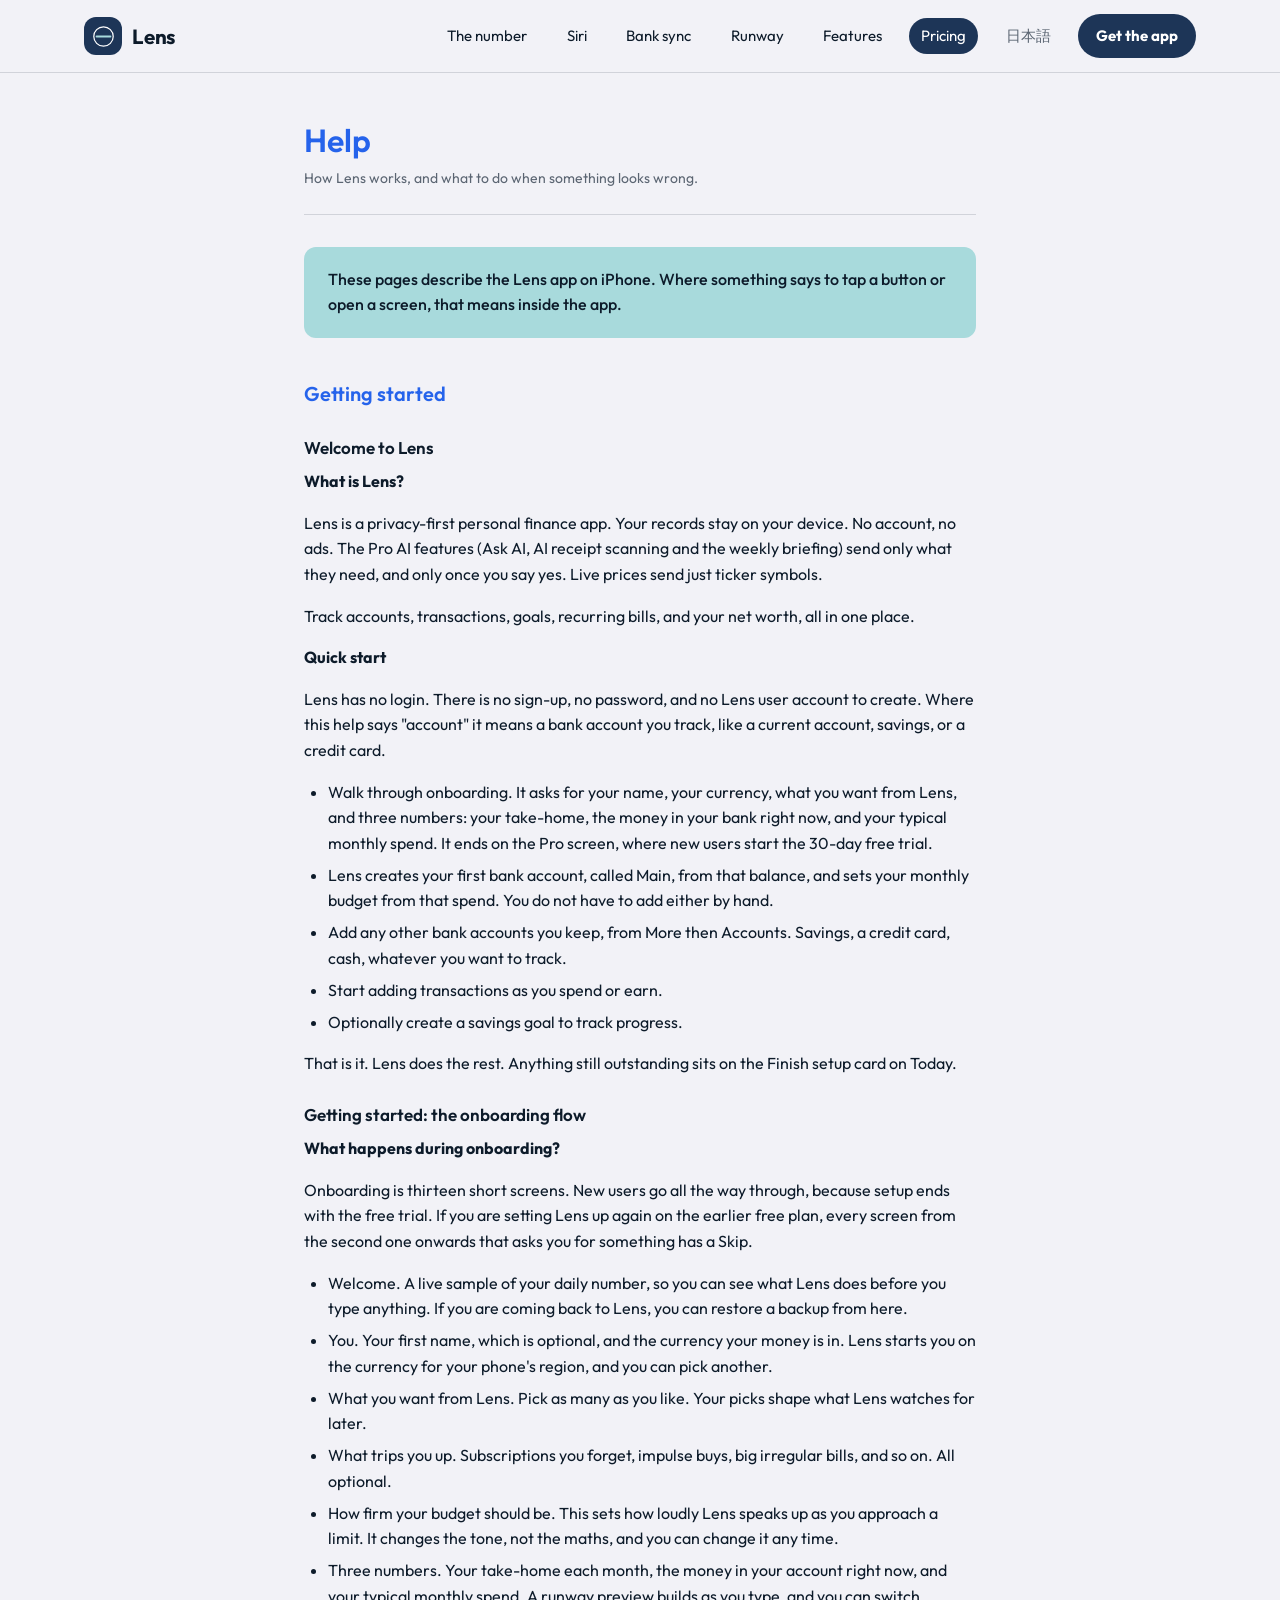
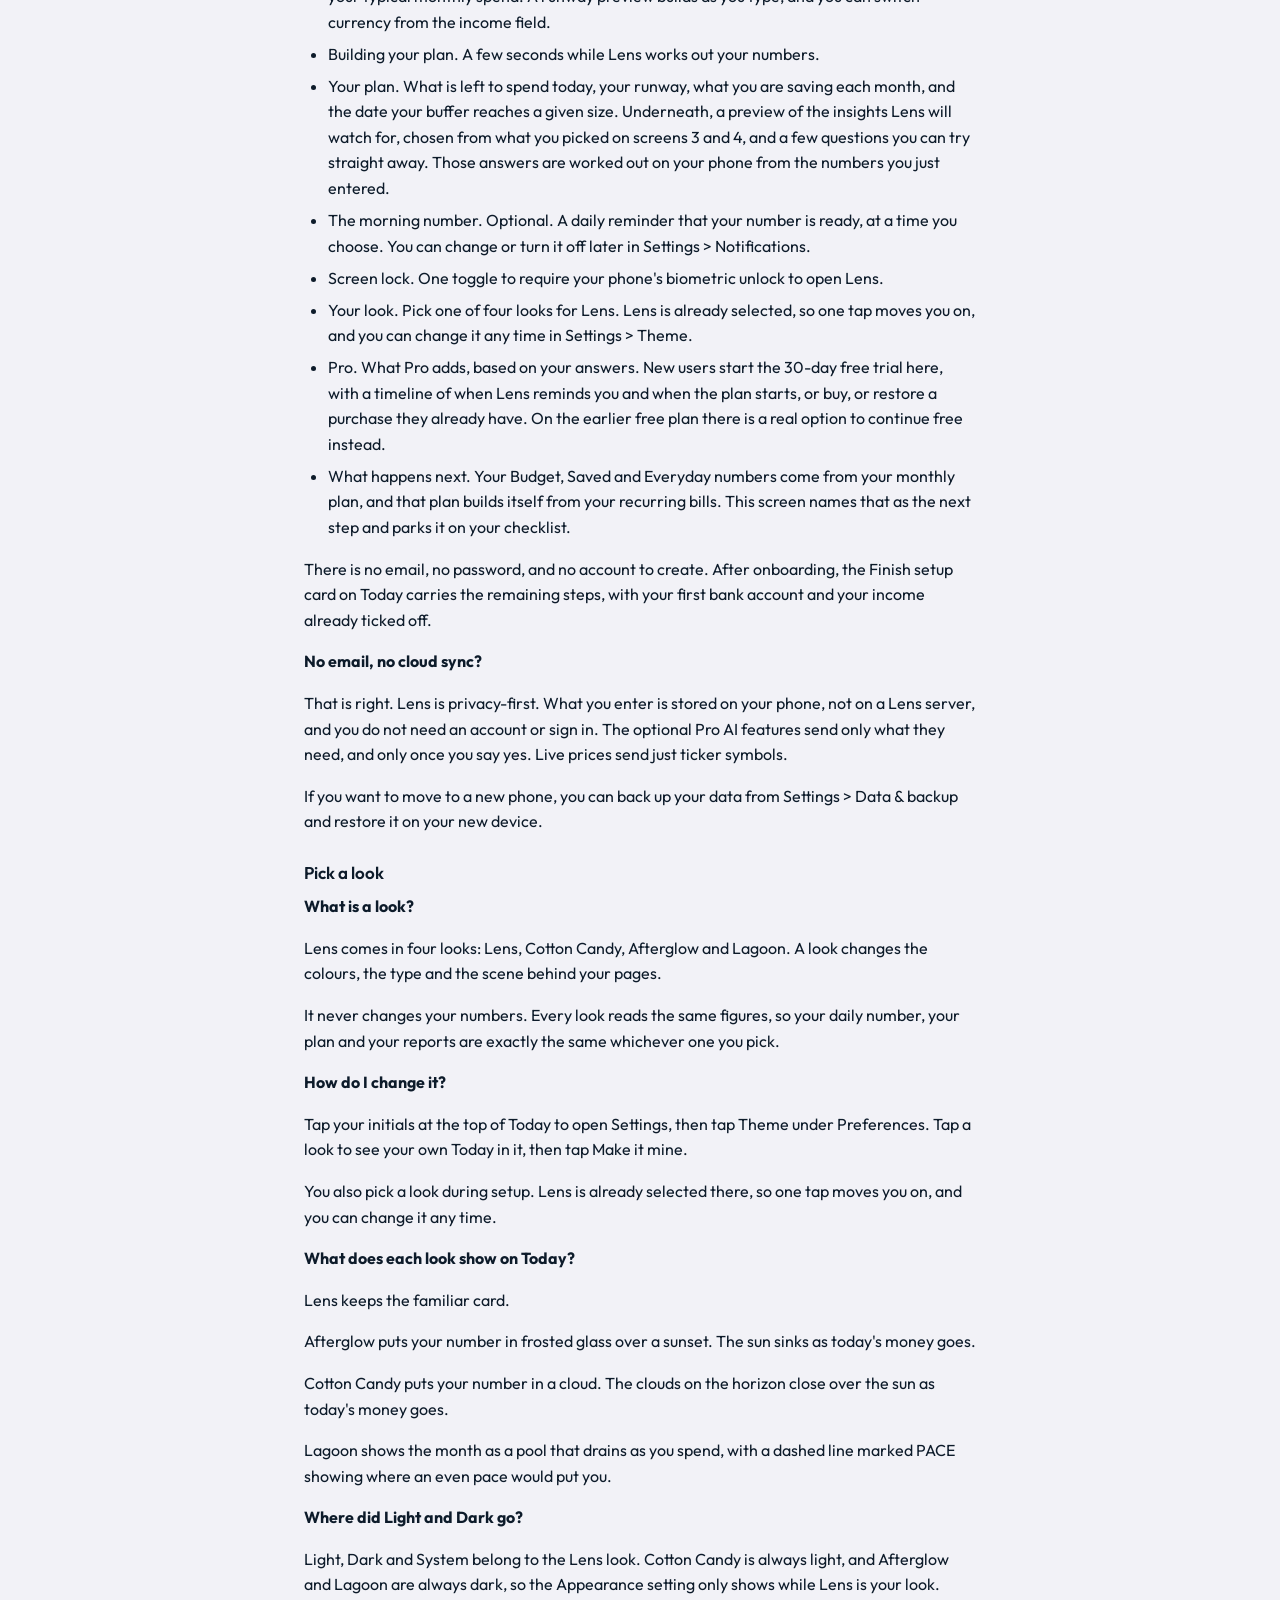
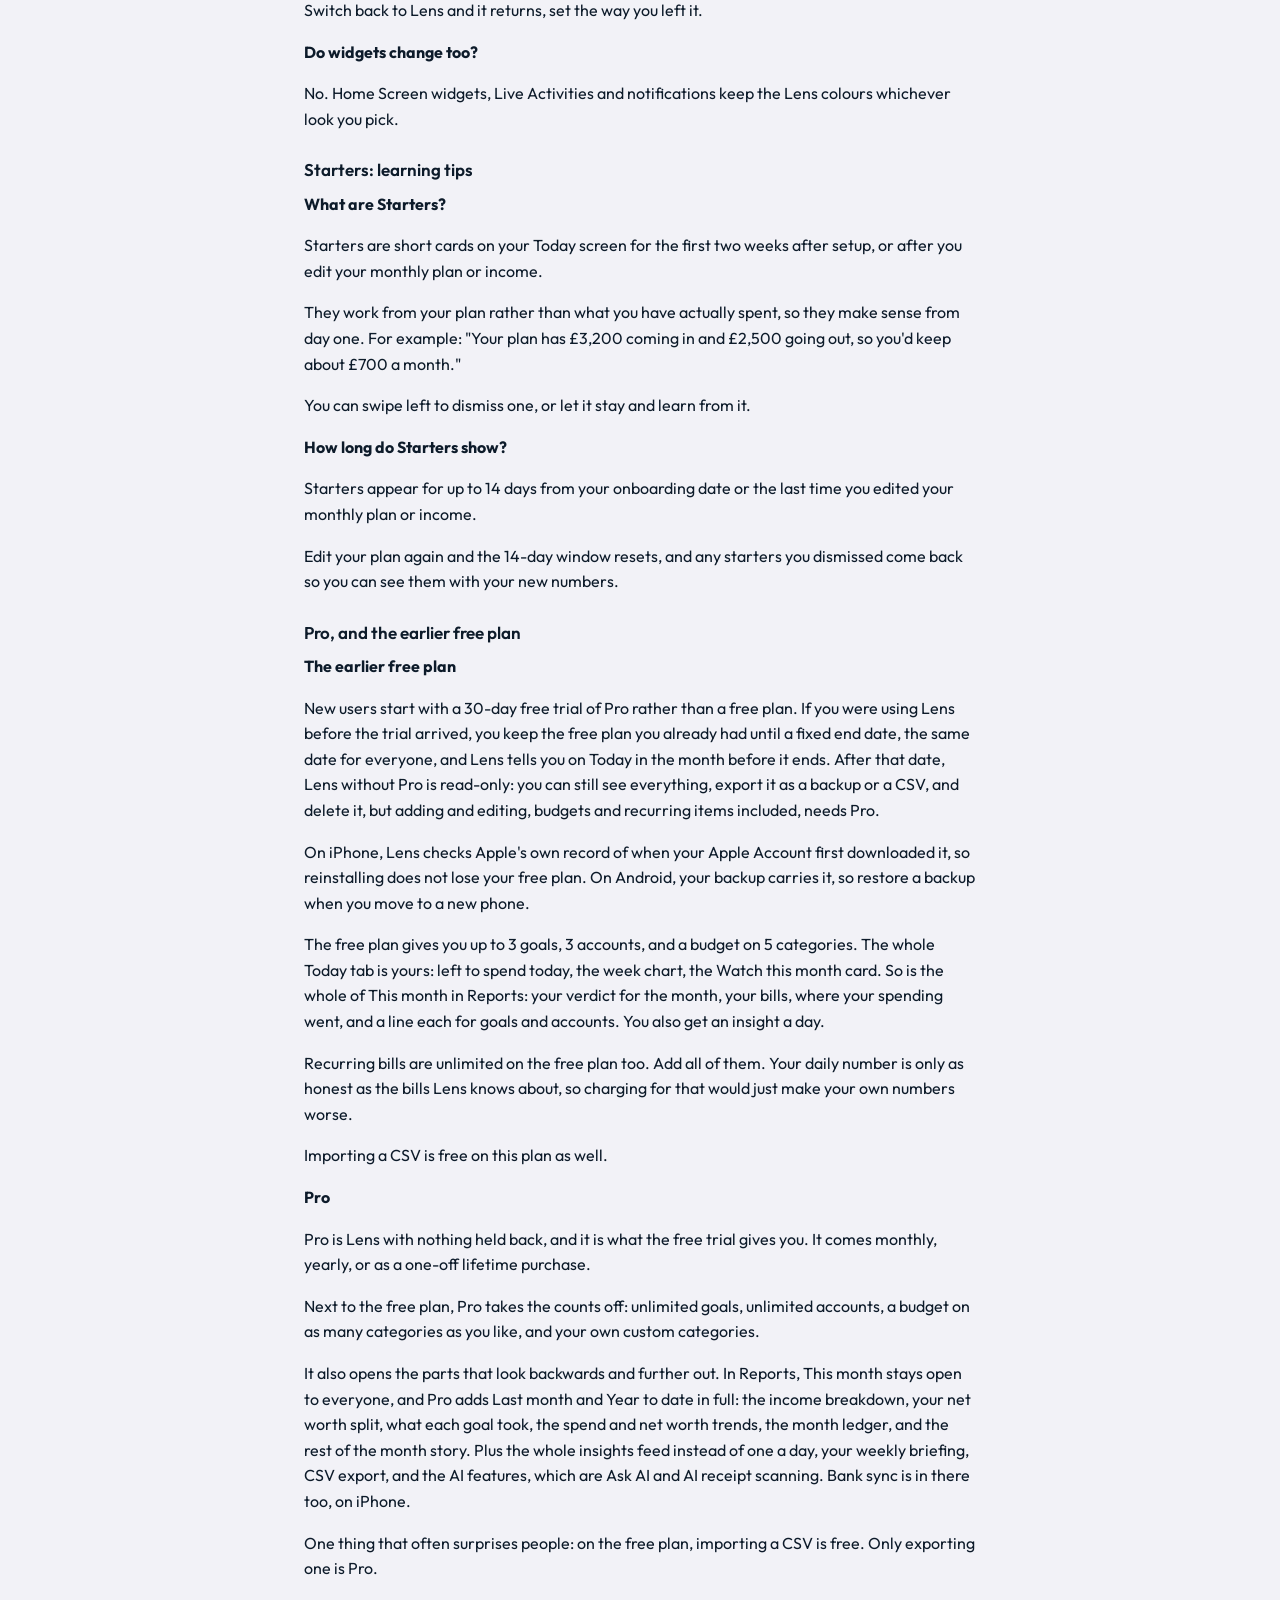
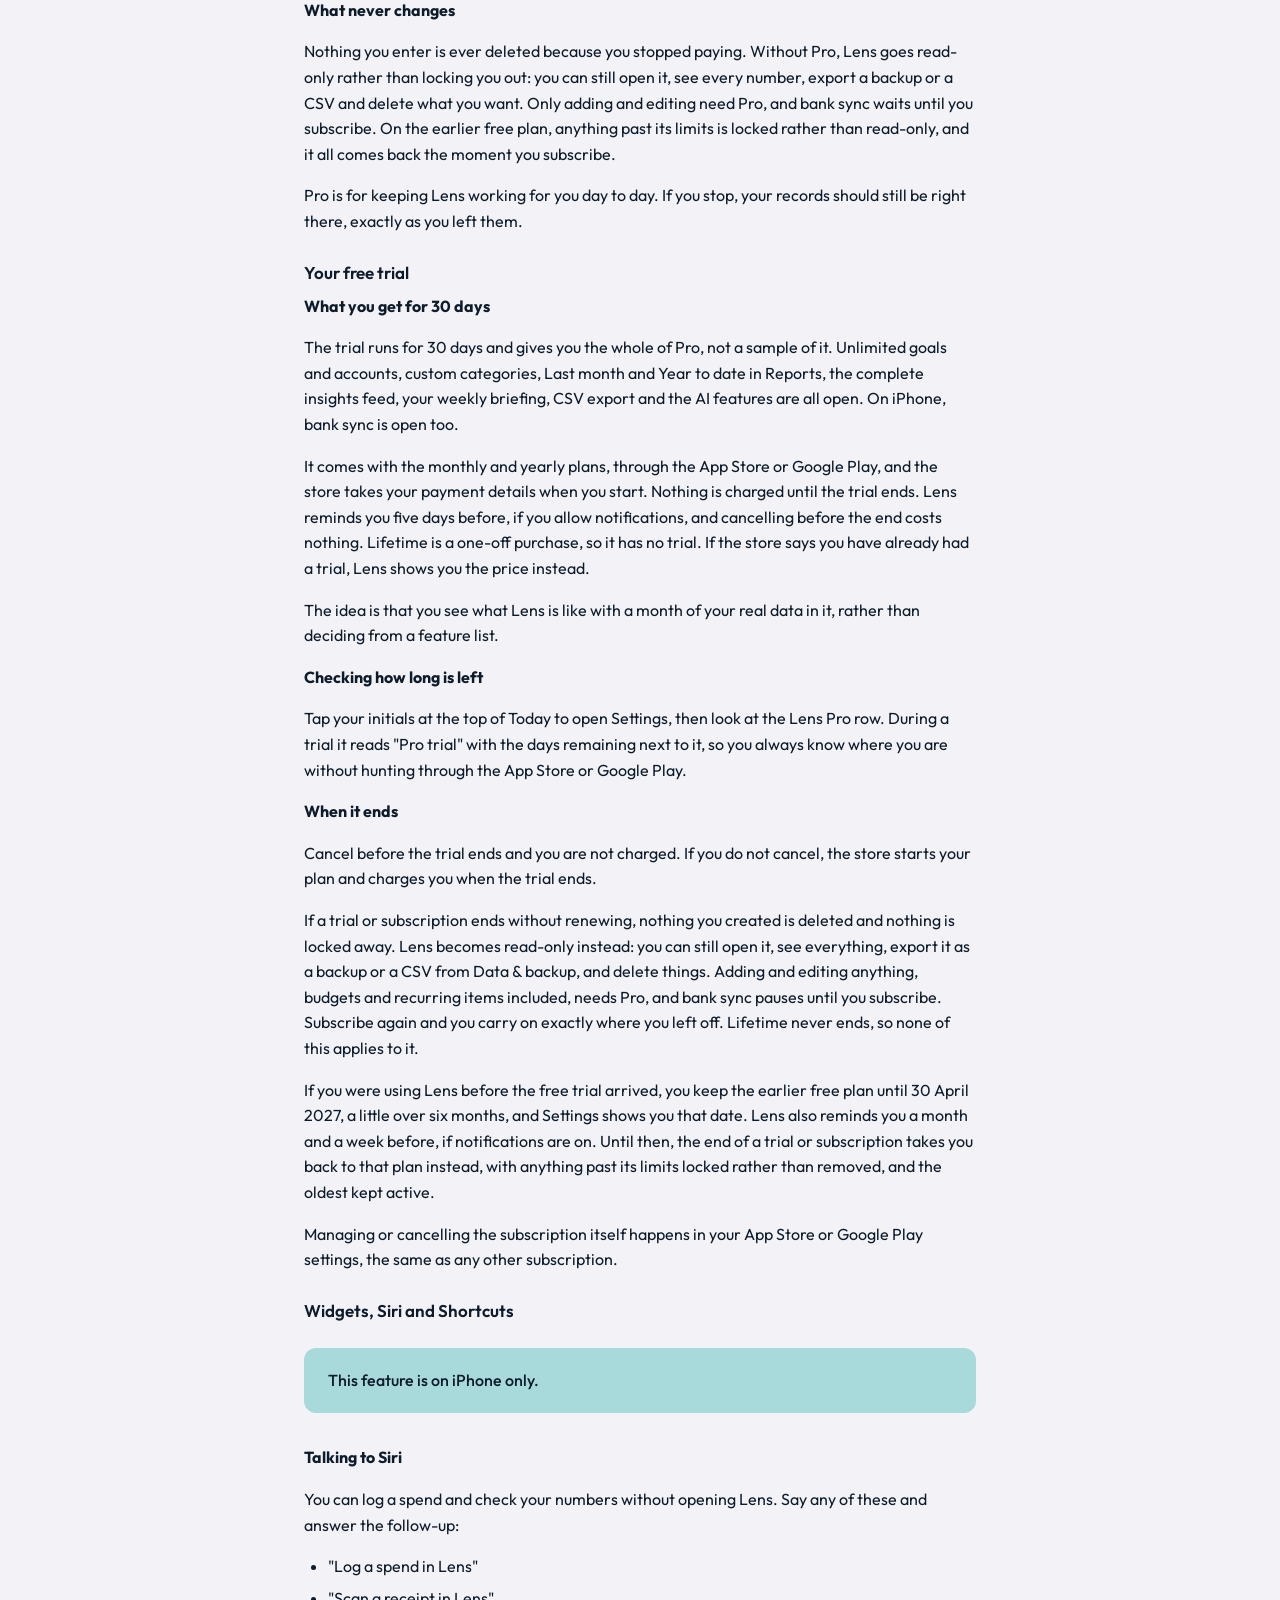
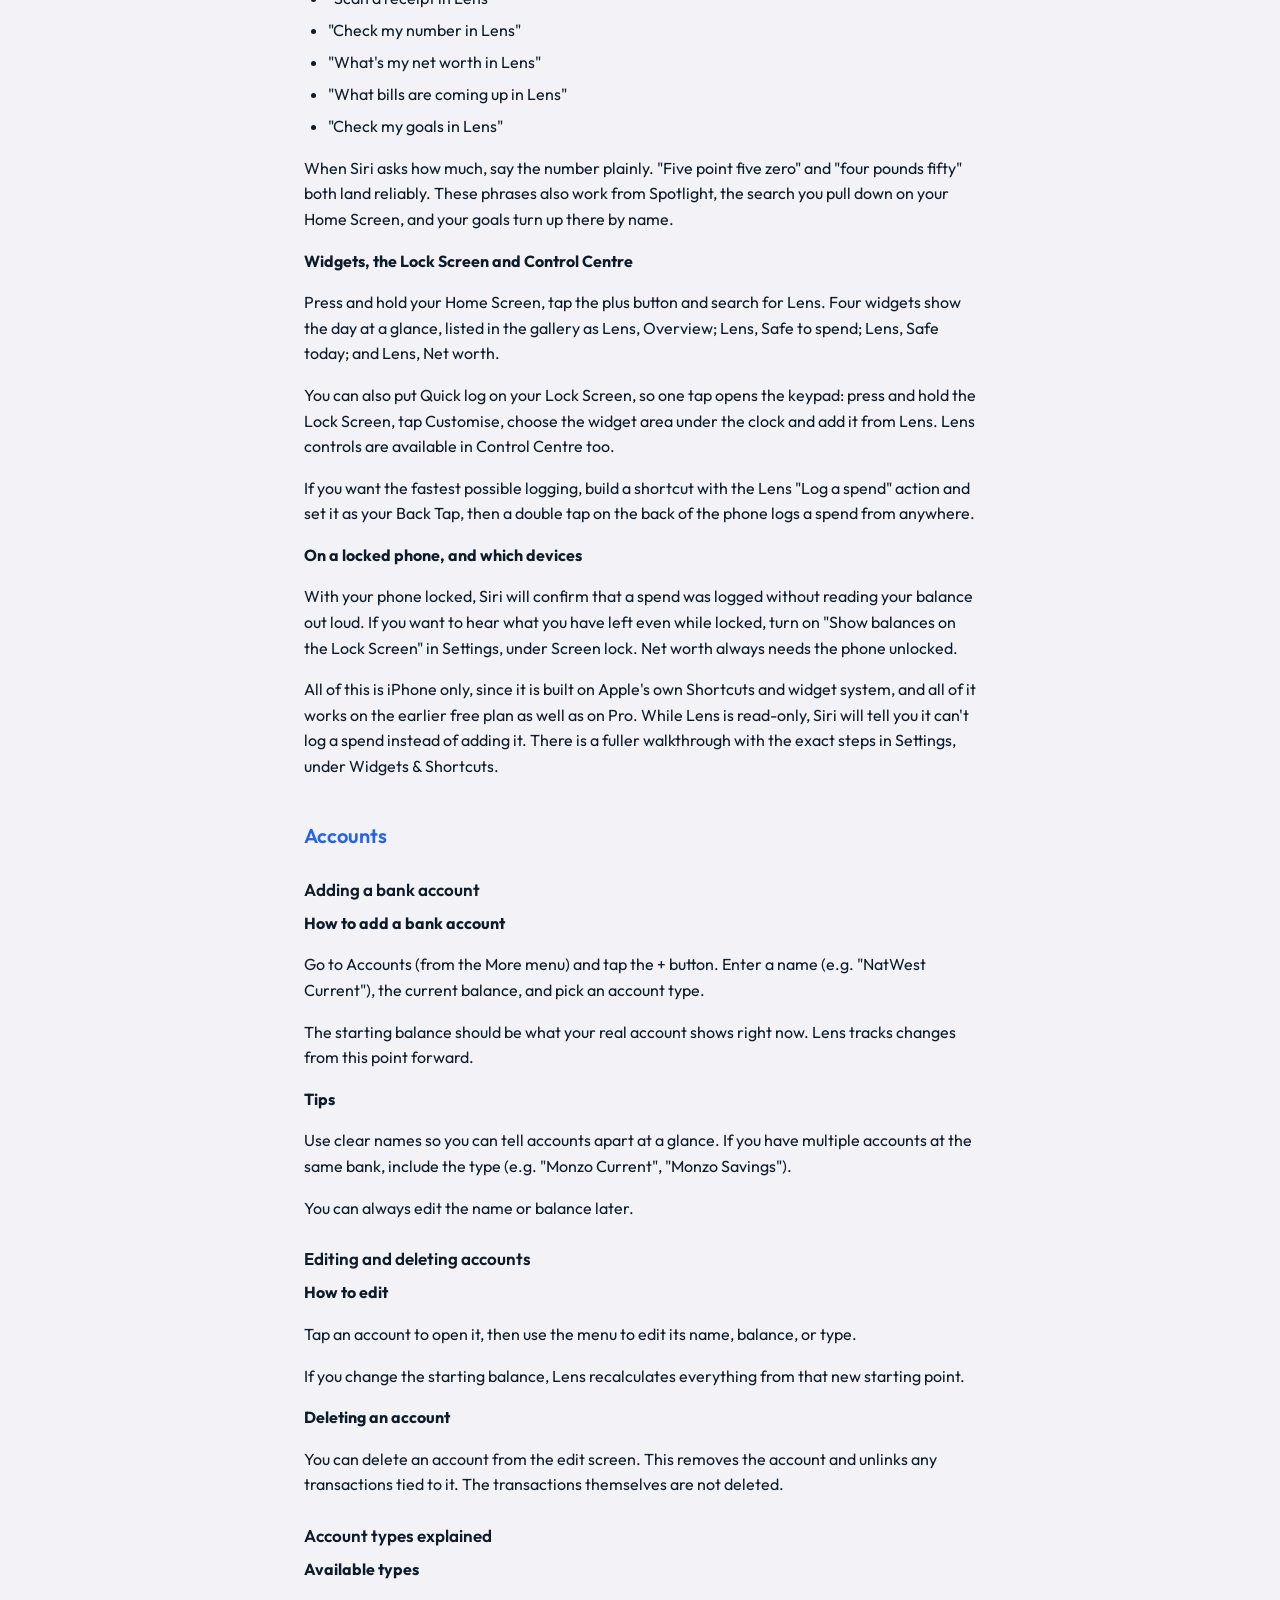
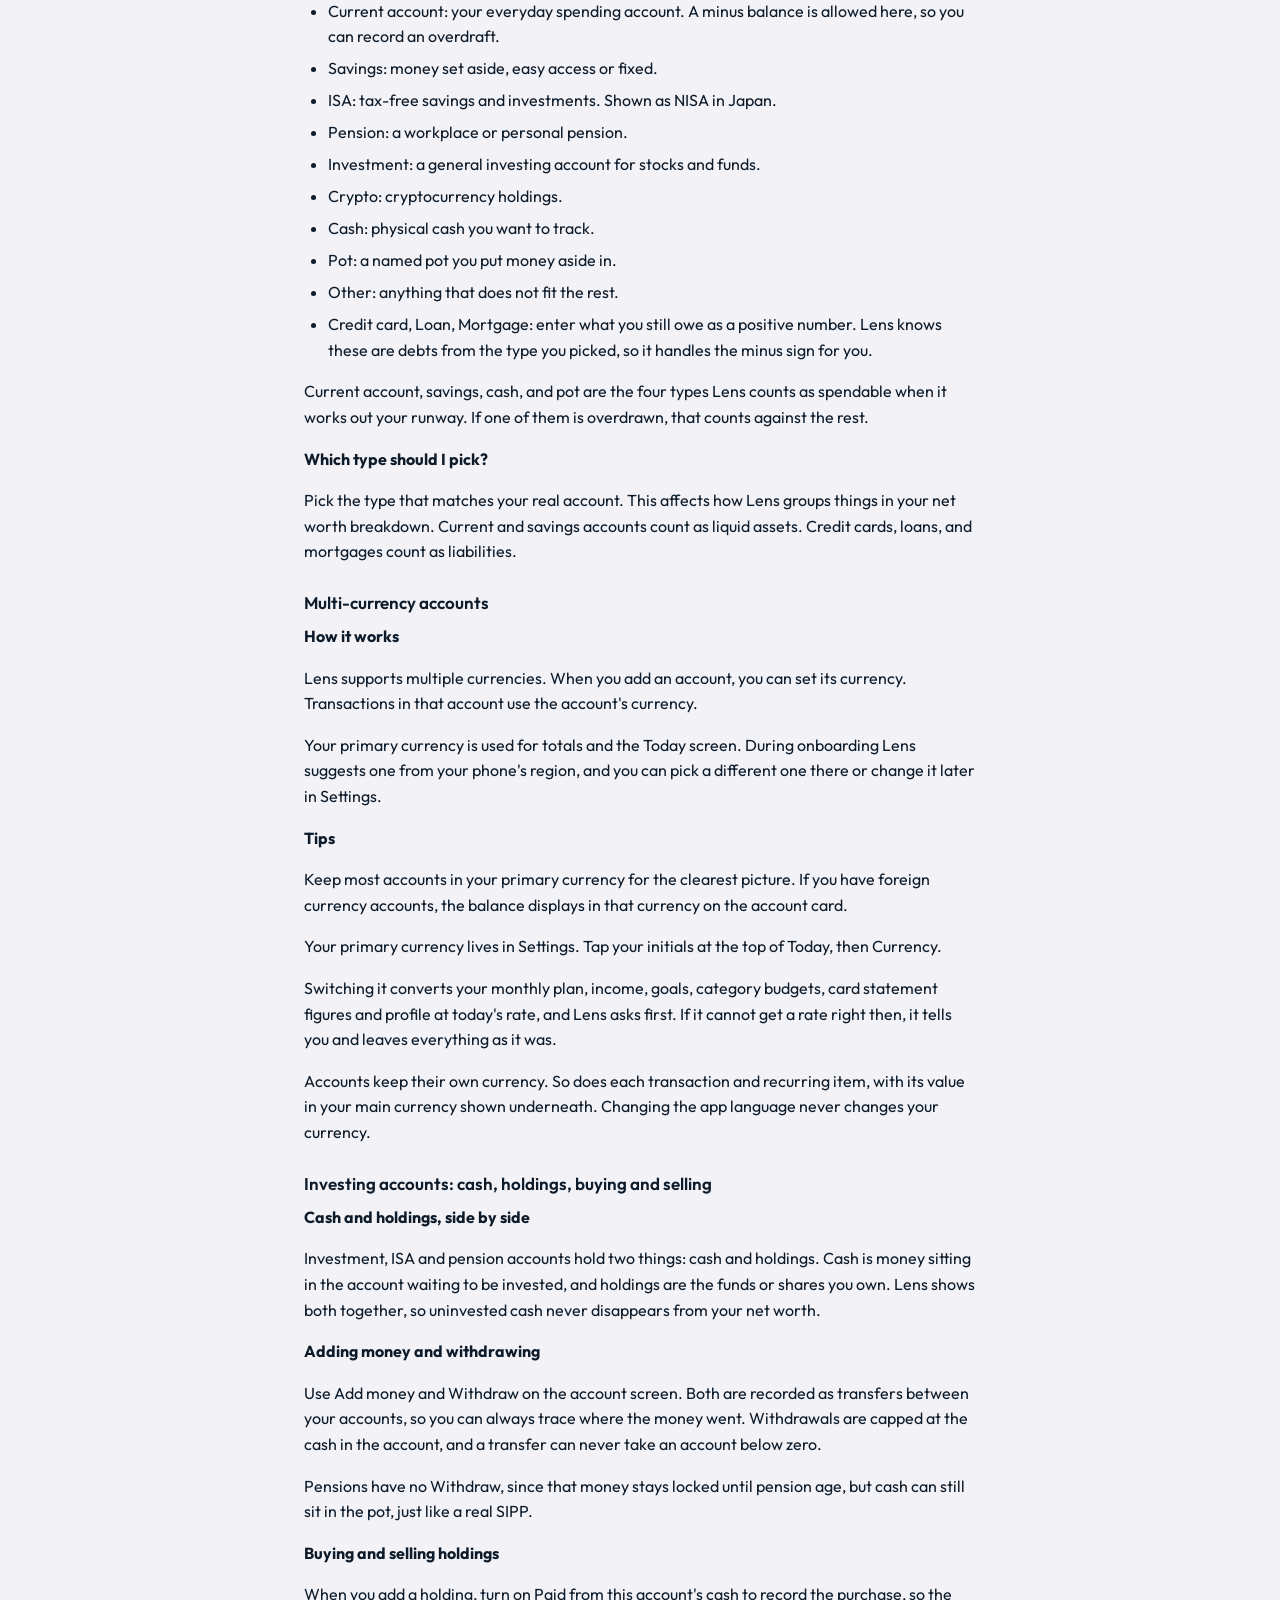
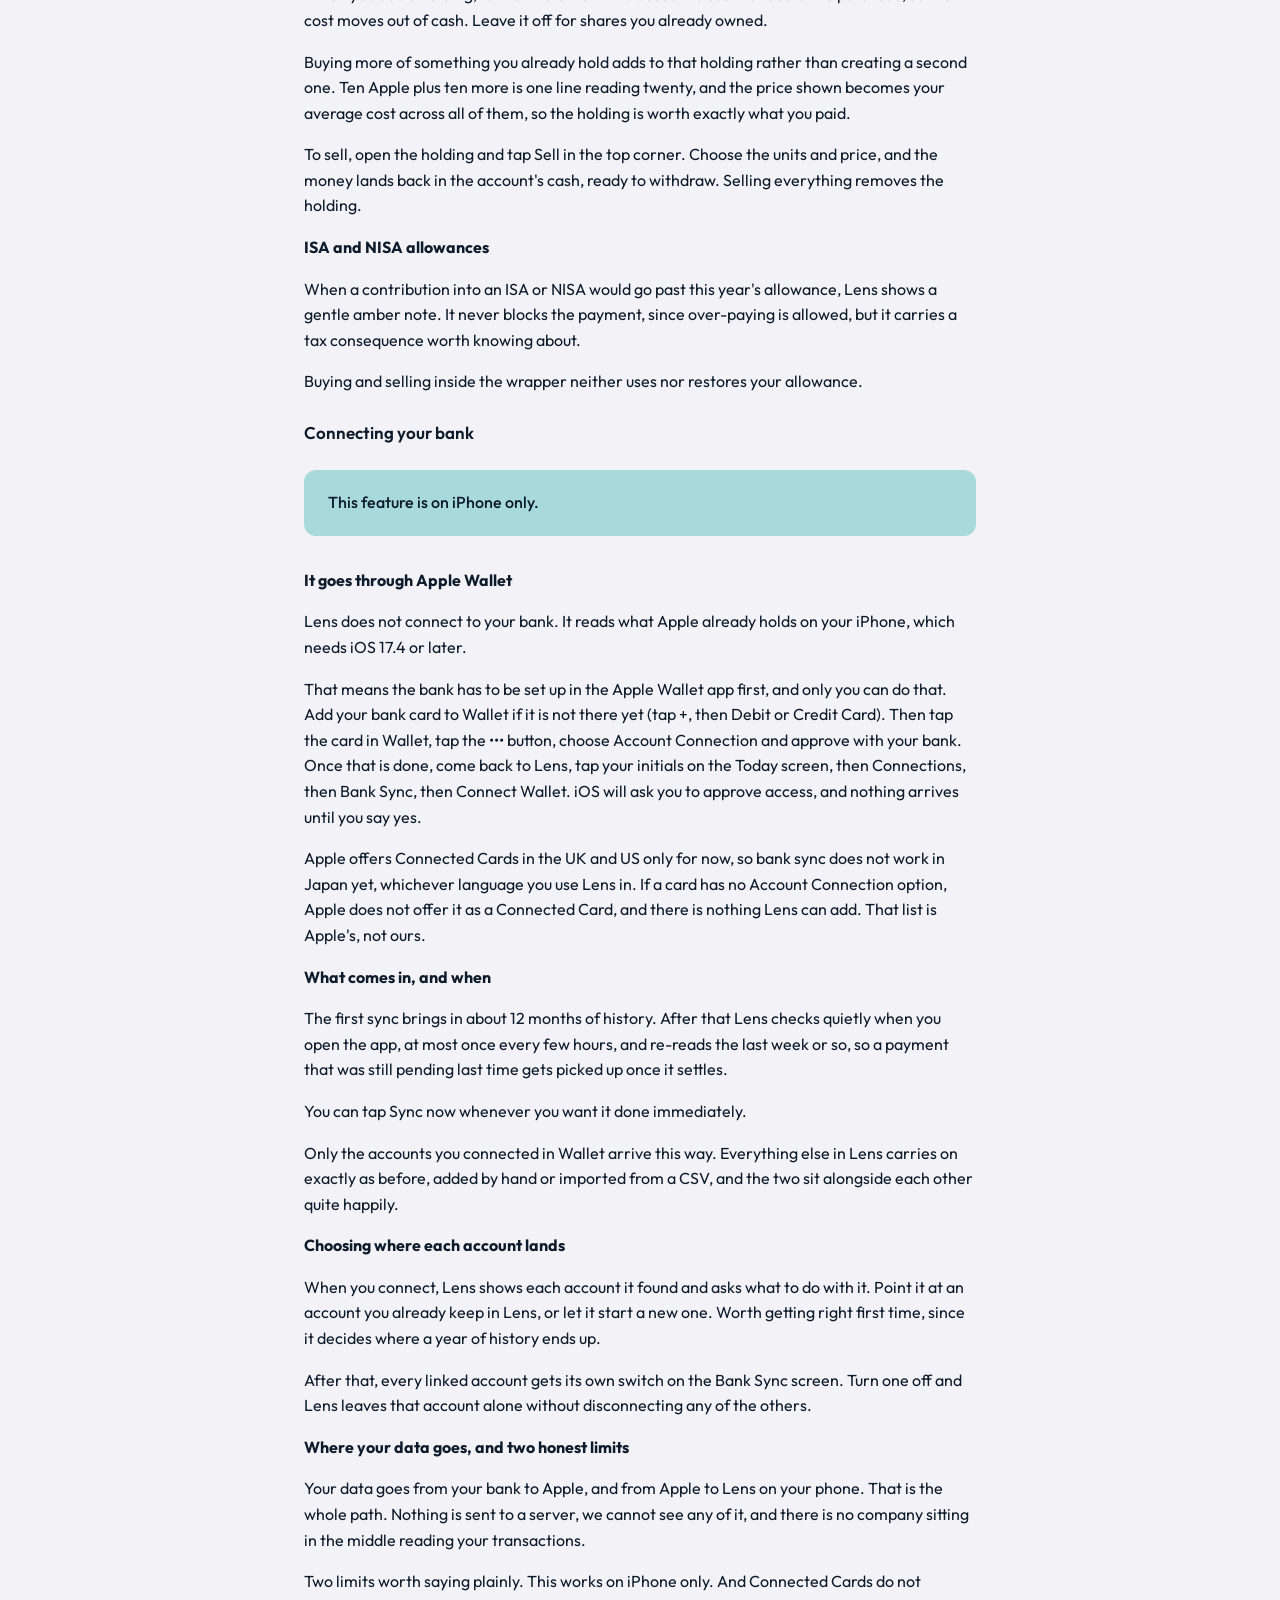
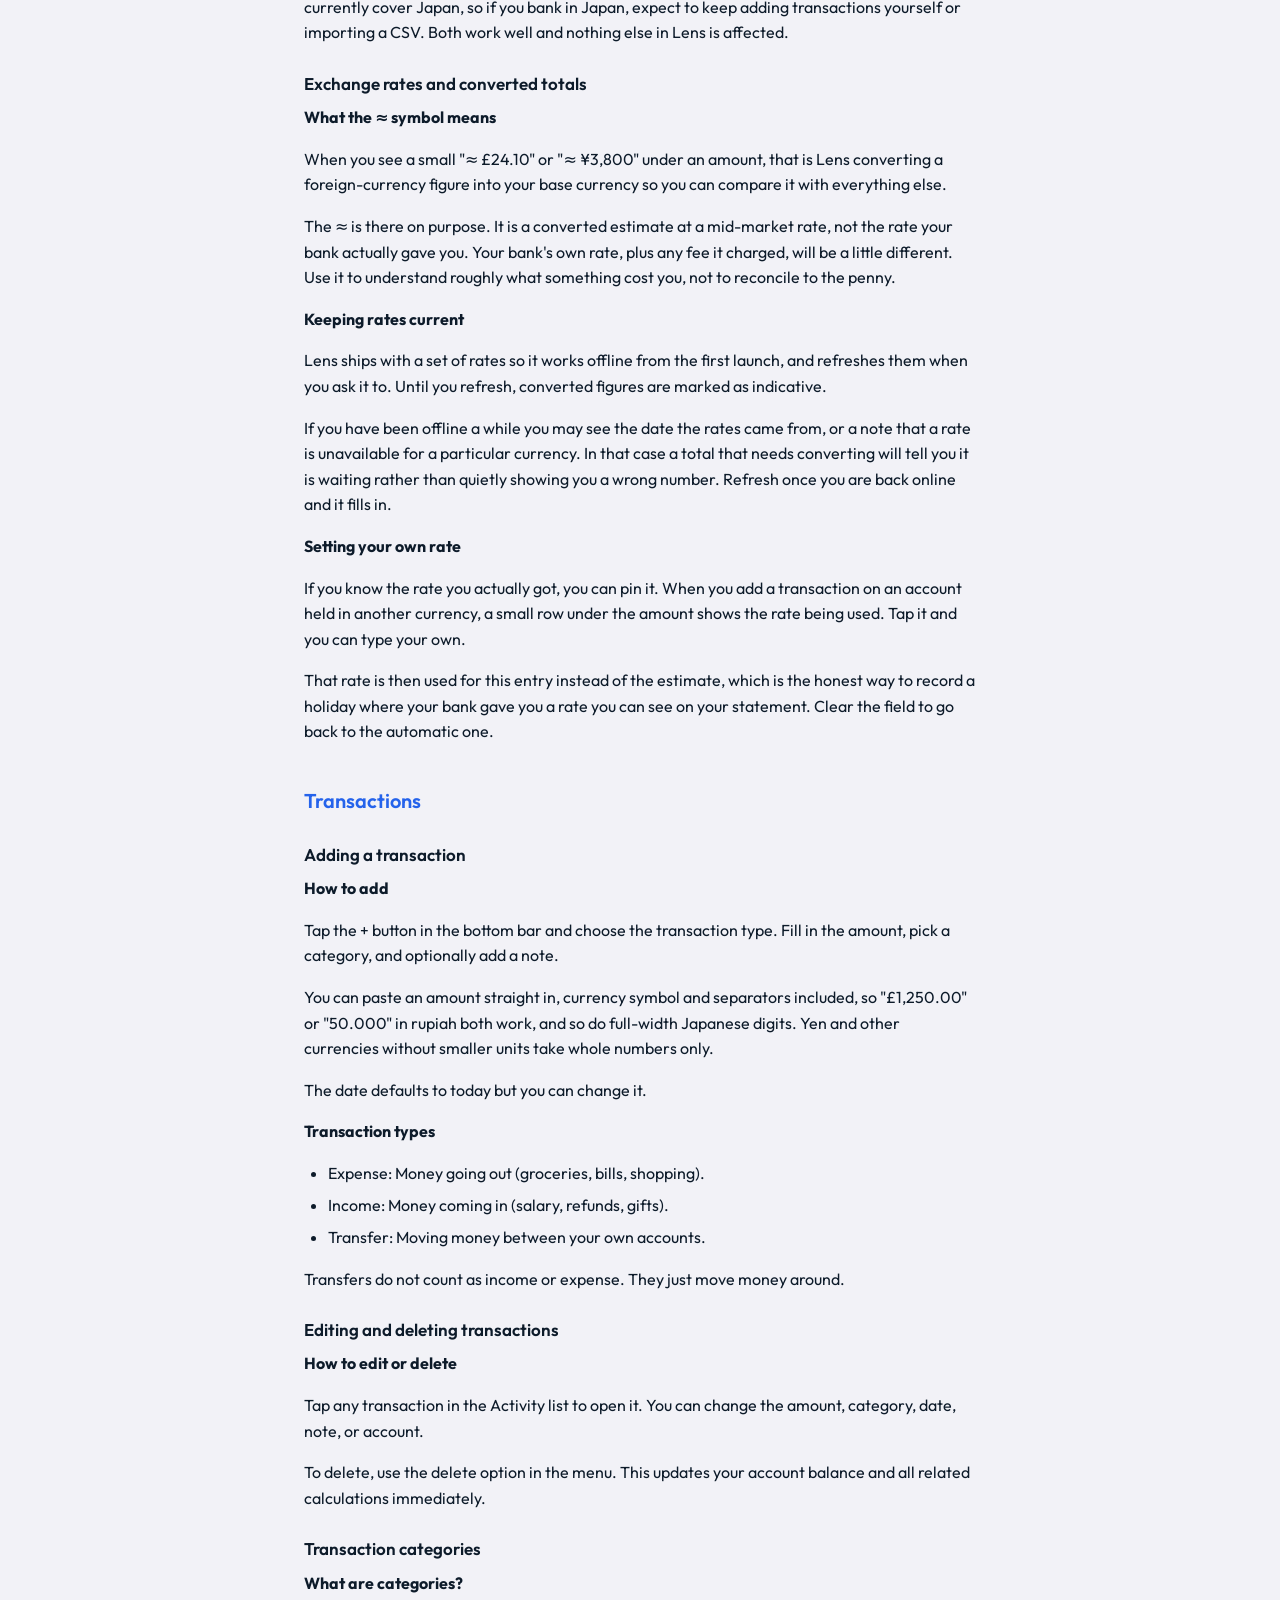
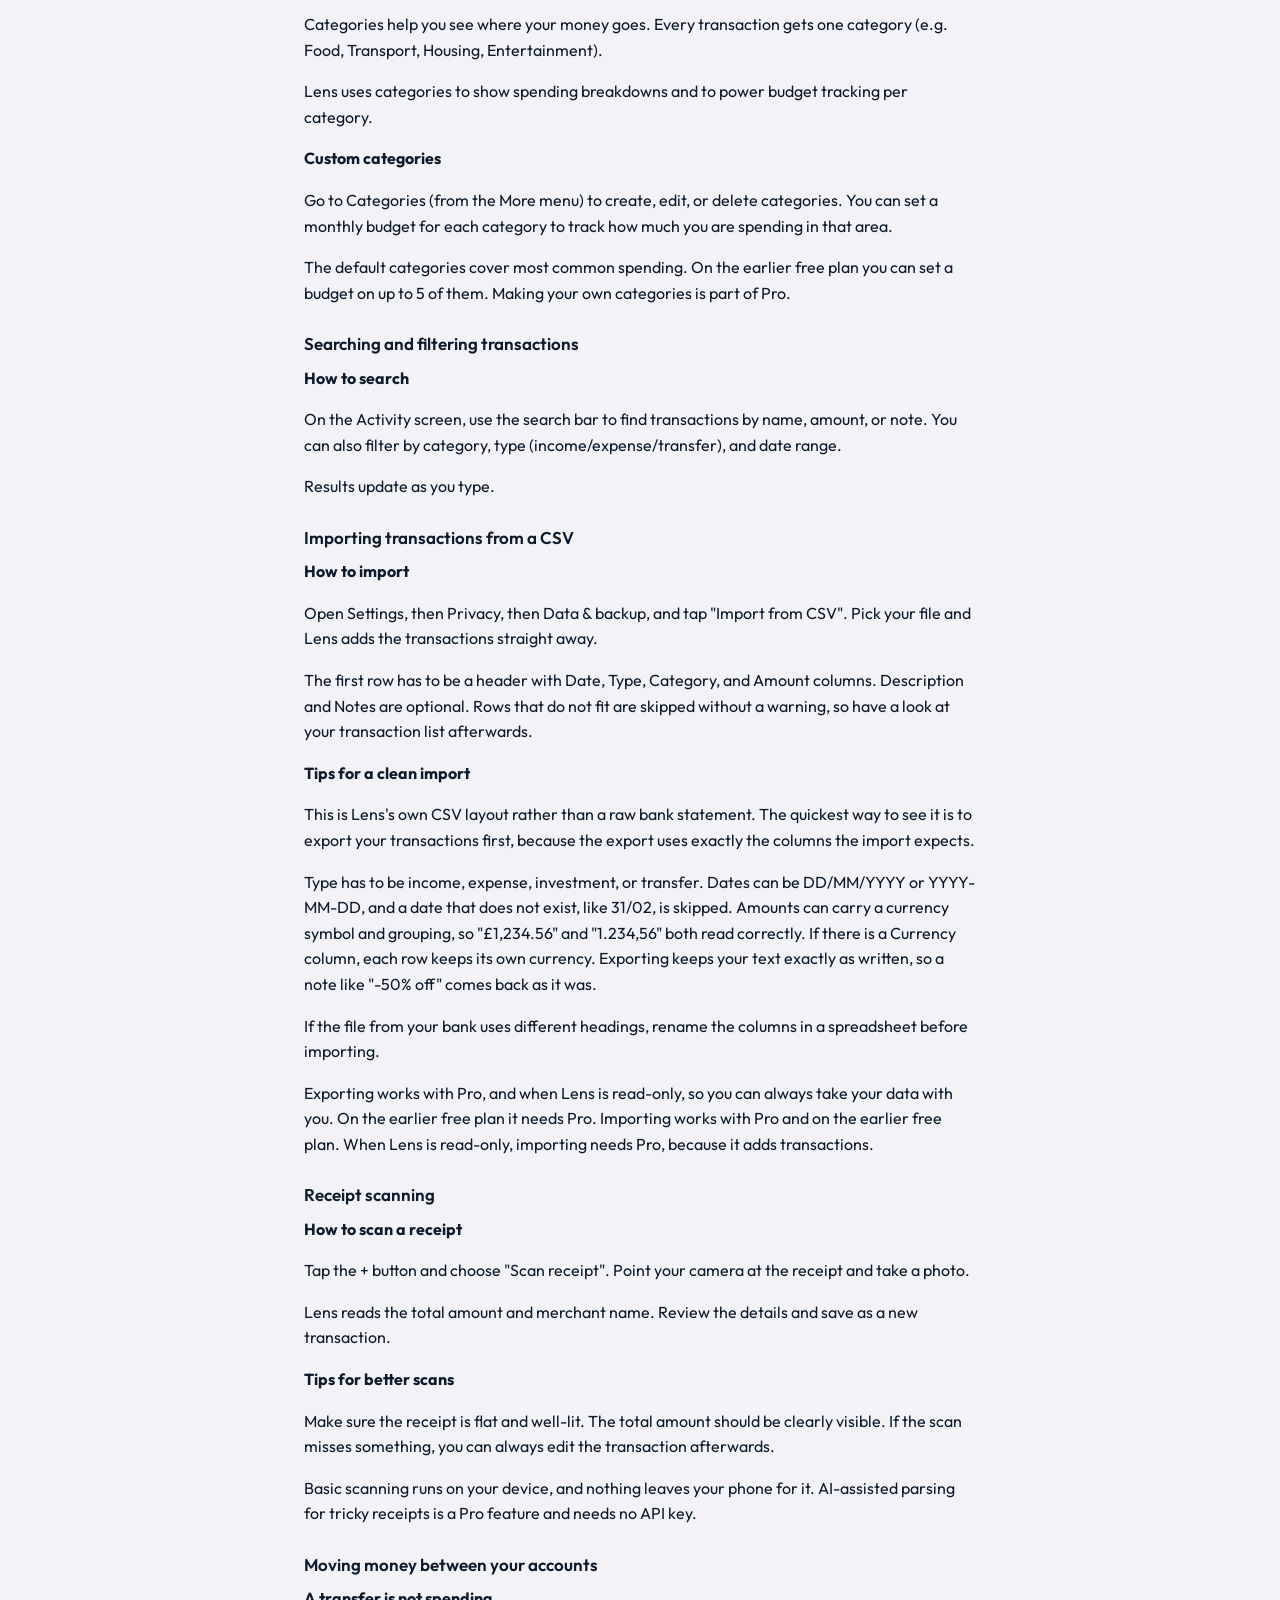
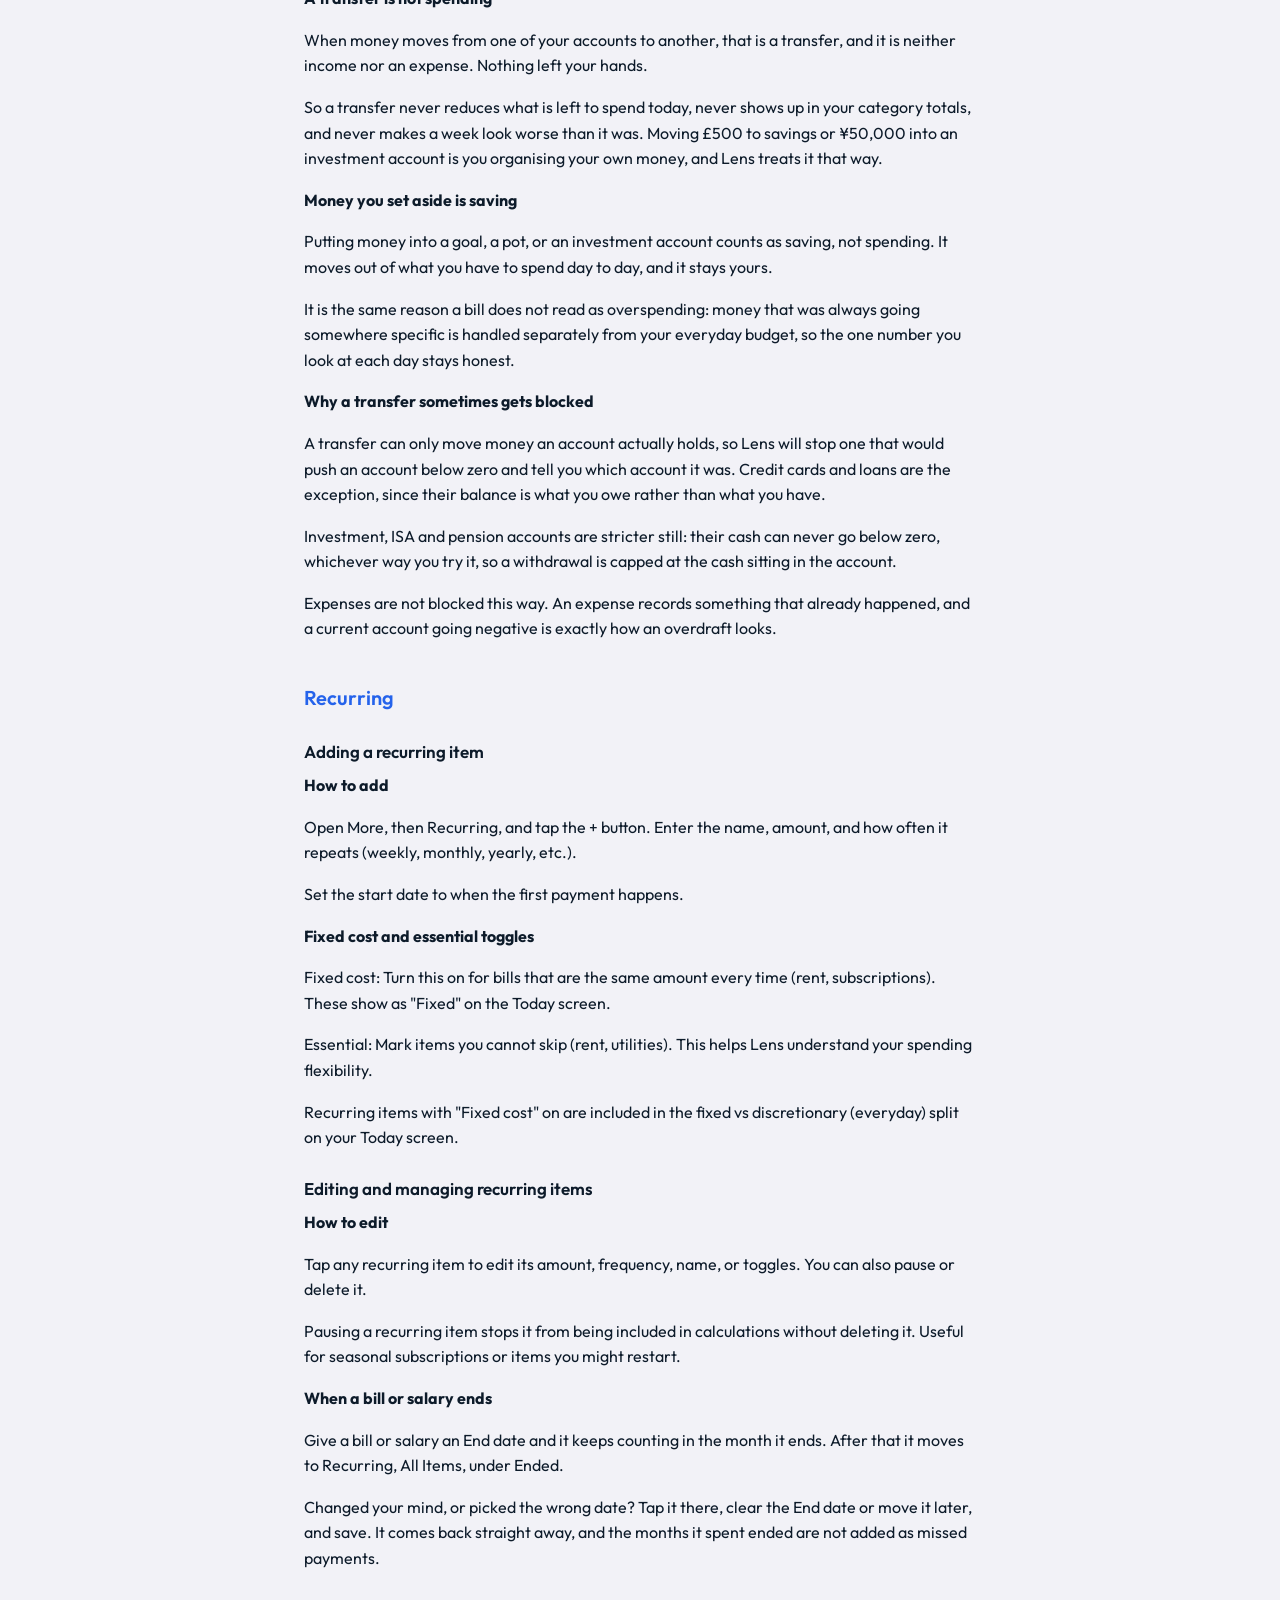
<file: help.html>
<!DOCTYPE html>
<html lang="en-GB">
<head>
<meta charset="UTF-8">
<meta name="viewport" content="width=device-width, initial-scale=1.0">
<title>Help · Lens Finance</title>
<link rel="preconnect" href="https://fonts.googleapis.com">
<link rel="preconnect" href="https://fonts.gstatic.com" crossorigin>
<link href="https://fonts.googleapis.com/css2?family=Outfit:wght@400;500;600;700&display=swap" rel="stylesheet">
<style>
  :root {
    --navy: #1D3557;
    --navy-dark: #0D1B2A;
    --mint: #A8DADC;
    --bg: #FAFAFA;
    --text: #1A1A1A;
    --muted: #444444;
    --border: #E5E5EA;
  }
  * { box-sizing: border-box; }
  body {
    margin: 0;
    font-family: 'Outfit', -apple-system, BlinkMacSystemFont, system-ui, sans-serif;
    background: var(--bg);
    color: var(--text);
    line-height: 1.6;
    -webkit-font-smoothing: antialiased;
  }
  .container {
    max-width: 720px;
    margin: 0 auto;
    padding: 3rem 1.5rem 4rem;
  }
  header {
    border-bottom: 1px solid var(--border);
    padding-bottom: 1.5rem;
    margin-bottom: 2rem;
  }
  .brand {
    font-size: 14px;
    color: var(--muted);
    letter-spacing: 0.05em;
    text-transform: uppercase;
    margin: 0 0 0.5rem;
  }
  h1 {
    font-size: 32px;
    font-weight: 600;
    color: var(--navy);
    margin: 0 0 0.5rem;
    line-height: 1.2;
  }
  .meta {
    font-size: 14px;
    color: var(--muted);
    margin: 0;
  }
  h2 {
    font-size: 20px;
    font-weight: 600;
    color: var(--navy);
    margin: 2.5rem 0 0.75rem;
  }
  h3 {
    font-size: 17px;
    font-weight: 600;
    color: var(--text);
    margin: 1.5rem 0 0.5rem;
  }
  p {
    margin: 0 0 1rem;
    color: var(--text);
  }
  .highlight {
    background: var(--mint);
    color: var(--navy-dark);
    padding: 1.25rem 1.5rem;
    border-radius: 12px;
    margin: 1.5rem 0 2rem;
    font-weight: 500;
  }
  .highlight p { margin: 0 0 0.75rem; color: var(--navy-dark); }
  .highlight p:last-child { margin: 0; }
  .contact-card {
    background: var(--navy);
    color: #FFFFFF;
    padding: 1.75rem 1.75rem 1.5rem;
    border-radius: 14px;
    margin: 1.5rem 0 2rem;
  }
  .contact-card h2 {
    color: #FFFFFF;
    margin: 0 0 0.5rem;
  }
  .contact-card p {
    color: rgba(255, 255, 255, 0.85);
    margin: 0 0 0.75rem;
  }
  .contact-card a {
    color: var(--mint);
    font-weight: 500;
    text-decoration: underline;
    text-decoration-thickness: 1px;
    text-underline-offset: 2px;
  }
  a {
    color: var(--navy);
    text-decoration: underline;
    text-decoration-thickness: 1px;
    text-underline-offset: 2px;
  }
  a:hover { color: var(--navy-dark); }
  ul {
    padding-left: 1.5rem;
    margin: 0 0 1rem;
  }
  li {
    margin-bottom: 0.4rem;
  }
  .lang-switch {
    text-align: right;
    margin: 0 0 1.5rem;
    font-size: 14px;
    color: var(--muted);
  }
  footer {
    margin-top: 3rem;
    padding-top: 1.5rem;
    border-top: 1px solid var(--border);
    font-size: 14px;
    color: var(--muted);
  }
  :root {
    --lp-bg: #F2F2F7;
    --lp-surface: #FFFFFF;
    --lp-ink: #0D1B2A;
    --lp-body: #3F4A59;
    --lp-muted: #5B6572;
    --lp-hair: rgba(13, 27, 42, 0.14);
    --lp-link: #2563EB;
    --lp-navy: #1D3557;
  }
  @media (prefers-color-scheme: dark) {
    :root:not([data-theme="light"]) {
      --lp-bg: #10101A;
      --lp-surface: #16192A;
      --lp-ink: rgba(255, 255, 255, 0.92);
      --lp-body: #AEB7C8;
      --lp-muted: #8B96B0;
      --lp-hair: rgba(255, 255, 255, 0.14);
      --lp-link: #60A5FA;
    }
  }
  :root[data-theme="dark"] {
    --lp-bg: #10101A;
    --lp-surface: #16192A;
    --lp-ink: rgba(255, 255, 255, 0.92);
    --lp-body: #AEB7C8;
    --lp-muted: #8B96B0;
    --lp-hair: rgba(255, 255, 255, 0.14);
    --lp-link: #60A5FA;
  }
  /* The generators style bare `header` and `footer` for the old chrome.
     Those rules still apply to these elements, so they are overridden here
     with element+class specificity rather than edited out of two files. */
  header.lp-head {
    padding-bottom: 0;
    margin-bottom: 0;
    border-bottom: 1px solid var(--lp-hair);
  }
  footer.lp-foot {
    padding-top: 0;
    border-top: 1px solid var(--lp-hair);
    font-size: inherit;
    color: var(--lp-ink);
  }
  .lp-head {
    position: sticky;
    top: 0;
    z-index: 50;
    background: var(--lp-bg);
    border-bottom: 1px solid var(--lp-hair);
  }
  .lp-head-inner {
    max-width: 1160px;
    margin: 0 auto;
    padding: 14px 24px;
    display: flex;
    align-items: center;
    gap: clamp(12px, 1.6vw, 24px);
    min-width: 0;
  }
  .lp-brand {
    display: flex;
    align-items: center;
    gap: 10px;
    text-decoration: none;
    color: var(--lp-ink);
    flex: 0 0 auto;
  }
  .lp-mark {
    display: inline-flex;
    width: 38px;
    height: 38px;
    border-radius: 12px;
    background: var(--lp-navy);
    align-items: center;
    justify-content: center;
  }
  .lp-mark-sm {
    width: 28px;
    height: 28px;
    border-radius: 9px;
  }
  .lp-word {
    font-weight: 700;
    font-size: 20.5px;
    letter-spacing: -0.01em;
  }
  .lp-word-sm {
    font-size: 17px;
  }
  .lp-nav {
    display: flex;
    gap: clamp(8px, 1.2vw, 18px);
    margin-left: auto;
    align-items: center;
    min-width: 0;
    overflow-x: auto;
    scrollbar-width: none;
  }
  .lp-nav::-webkit-scrollbar { display: none; }
  .lp-nav-link {
    color: var(--lp-ink);
    text-decoration: none;
    font-size: 15px;
    white-space: nowrap;
    flex: 0 0 auto;
    padding: 6px 12px;
    border-radius: 999px;
    transition: color 250ms, background 250ms;
  }
  .lp-nav-link:hover,
  .lp-nav-link:focus-visible {
    background: var(--lp-surface);
  }
  .lp-pill {
    background: var(--lp-navy);
    color: #FFFFFF;
  }
  .lp-pill:hover,
  .lp-pill:focus-visible {
    background: var(--lp-navy);
    color: #FFFFFF;
  }
  .lp-lang { color: var(--lp-muted); }
  .lp-cta {
    background: var(--lp-navy);
    color: #FFFFFF;
    text-decoration: none;
    font-size: 15px;
    font-weight: 700;
    white-space: nowrap;
    flex: 0 0 auto;
    padding: 10px 18px;
    border-radius: 999px;
  }
  .lp-page-head {
    border-bottom: 1px solid var(--lp-hair);
    padding-bottom: 1.5rem;
    margin-bottom: 2rem;
  }
  .lp-foot {
    border-top: 1px solid var(--lp-hair);
    margin-top: 3rem;
  }
  .lp-foot-inner {
    max-width: 1160px;
    margin: 0 auto;
    padding: 48px 24px 56px;
    display: flex;
    flex-wrap: wrap;
    gap: 28px 48px;
    align-items: flex-start;
    justify-content: space-between;
  }
  .lp-foot-brand { max-width: 420px; }
  .lp-foot-blurb {
    margin: 16px 0 0;
    font-size: 14px;
    line-height: 1.6;
    color: var(--lp-muted);
  }
  .lp-foot-note {
    margin: 10px 0 0;
    font-size: 13px;
    line-height: 1.6;
    color: var(--lp-muted);
  }
  .lp-foot-side {
    display: flex;
    flex-direction: column;
    gap: 18px;
    align-items: flex-start;
  }
  .lp-theme {
    display: inline-flex;
    gap: 2px;
    padding: 3px;
    border-radius: 999px;
    border: 1px solid var(--lp-hair);
  }
  .lp-theme-btn {
    display: inline-flex;
    align-items: center;
    gap: 6px;
    padding: 7px 14px;
    border-radius: 999px;
    border: none;
    cursor: pointer;
    font-family: inherit;
    font-size: 13.5px;
    font-weight: 600;
    color: var(--lp-muted);
    background: transparent;
    transition: background 250ms, color 250ms;
  }
  .lp-theme-btn[aria-pressed="true"] {
    color: var(--lp-ink);
    background: var(--lp-surface);
    box-shadow: 0 1px 3px rgba(13, 27, 42, 0.12);
  }
  .lp-ico {
    font-family: "Material Symbols Rounded";
    font-size: 16px;
    line-height: 1;
  }
  .lp-foot-nav {
    display: flex;
    gap: 24px;
    flex-wrap: wrap;
    font-size: 15px;
  }
  .lp-foot-nav a {
    color: var(--lp-ink);
    text-decoration: none;
  }
  .lp-foot-nav a:hover,
  .lp-foot-nav a:focus-visible { text-decoration: underline; }
  .lp-foot-nav [aria-current="page"] {
    color: var(--lp-muted);
    font-weight: 600;
  }
  .lp-head-inner,
  .lp-foot-inner { box-sizing: border-box; }
  /* The landing page's nav scrolls sideways on a narrow screen rather
     than dropping links, so this does the same. Hiding them made the
     header on a phone look nothing like the landing's, which is the
     opposite of the point. */
  @media (max-width: 860px) {
    .lp-head-inner { gap: 10px; }
    .lp-nav { gap: 6px; }
    .lp-nav-link { padding: 6px 9px; }
  }

  /* The content tokens, redefined from the landing's, so the body themes
     with the chrome instead of staying white under a dark header. */
  :root {
    --bg: var(--lp-bg);
    --text: var(--lp-ink);
    --muted: var(--lp-muted);
    --border: var(--lp-hair);
    --navy: var(--lp-link);
  }
  body { background: var(--lp-bg); color: var(--lp-ink); }
  .container { max-width: 720px; }
</style>
<link rel="stylesheet" href="https://fonts.googleapis.com/css2?family=Material+Symbols+Rounded:opsz,wght,FILL,GRAD@20..48,400,0,0&display=swap">
<script>
  // Applied before first paint so a dark reader never sees a white flash.
  (function () {
    try {
      var t = localStorage.getItem('lens-lp-theme');
      if (t === 'light' || t === 'dark') {
        document.documentElement.setAttribute('data-theme', t);
      }
    } catch (e) {}
  })();
</script>
</head>
<body>
  <header class="lp-head">
    <div class="lp-head-inner">
      <a class="lp-brand" href="index.html" aria-label="Lens home">
        <span class="lp-mark"><img src="/assets/logo.svg" alt="" width="27" height="27"></span>
        <span class="lp-word">Lens</span>
      </a>
      <nav class="lp-nav" aria-label="Sections">
        <a class="lp-nav-link" href="index.html#the-number">The number</a>
        <a class="lp-nav-link" href="index.html#siri">Siri</a>
        <a class="lp-nav-link" href="index.html#bank-sync">Bank sync</a>
        <a class="lp-nav-link" href="index.html#insights">Runway</a>
        <a class="lp-nav-link" href="index.html#features">Features</a>
        <a class="lp-nav-link lp-pill" href="index.html#pricing">Pricing</a>
        <a class="lp-nav-link lp-lang" href="ja/help.html">日本語</a>
        <a class="lp-cta" href="index.html#download">Get the app</a>
      </nav>
    </div>
  </header>
<div class="container">
  <div class="lp-page-head">
    <h1>Help</h1>
    <p class="meta">How Lens works, and what to do when something looks wrong.</p>
  </div>

  <div class="highlight">
    <p>These pages describe the Lens app on iPhone. Where something says to tap a button or open a screen, that means inside the app.</p>
  </div>

  <h2>Getting started</h2>
  <h3 id="welcome-to-lens">Welcome to Lens</h3>
  <p><strong>What is Lens?</strong></p>
  <p>Lens is a privacy-first personal finance app. Your records stay on your device. No account, no ads. The Pro AI features (Ask AI, AI receipt scanning and the weekly briefing) send only what they need, and only once you say yes. Live prices send just ticker symbols.</p>
  <p>Track accounts, transactions, goals, recurring bills, and your net worth, all in one place.</p>
  <p><strong>Quick start</strong></p>
  <p>Lens has no login. There is no sign-up, no password, and no Lens user account to create. Where this help says &quot;account&quot; it means a bank account you track, like a current account, savings, or a credit card.</p>
  <ul>
    <li>Walk through onboarding. It asks for your name, your currency, what you want from Lens, and three numbers: your take-home, the money in your bank right now, and your typical monthly spend. It ends on the Pro screen, where new users start the 30-day free trial.</li>
    <li>Lens creates your first bank account, called Main, from that balance, and sets your monthly budget from that spend. You do not have to add either by hand.</li>
    <li>Add any other bank accounts you keep, from More then Accounts. Savings, a credit card, cash, whatever you want to track.</li>
    <li>Start adding transactions as you spend or earn.</li>
    <li>Optionally create a savings goal to track progress.</li>
  </ul>
  <p>That is it. Lens does the rest. Anything still outstanding sits on the Finish setup card on Today.</p>
  <h3 id="onboarding-flow">Getting started: the onboarding flow</h3>
  <p><strong>What happens during onboarding?</strong></p>
  <p>Onboarding is thirteen short screens. New users go all the way through, because setup ends with the free trial. If you are setting Lens up again on the earlier free plan, every screen from the second one onwards that asks you for something has a Skip.</p>
  <ul>
    <li>Welcome. A live sample of your daily number, so you can see what Lens does before you type anything. If you are coming back to Lens, you can restore a backup from here.</li>
    <li>You. Your first name, which is optional, and the currency your money is in. Lens starts you on the currency for your phone's region, and you can pick another.</li>
    <li>What you want from Lens. Pick as many as you like. Your picks shape what Lens watches for later.</li>
    <li>What trips you up. Subscriptions you forget, impulse buys, big irregular bills, and so on. All optional.</li>
    <li>How firm your budget should be. This sets how loudly Lens speaks up as you approach a limit. It changes the tone, not the maths, and you can change it any time.</li>
    <li>Three numbers. Your take-home each month, the money in your account right now, and your typical monthly spend. A runway preview builds as you type, and you can switch currency from the income field.</li>
    <li>Building your plan. A few seconds while Lens works out your numbers.</li>
    <li>Your plan. What is left to spend today, your runway, what you are saving each month, and the date your buffer reaches a given size. Underneath, a preview of the insights Lens will watch for, chosen from what you picked on screens 3 and 4, and a few questions you can try straight away. Those answers are worked out on your phone from the numbers you just entered.</li>
    <li>The morning number. Optional. A daily reminder that your number is ready, at a time you choose. You can change or turn it off later in Settings &gt; Notifications.</li>
    <li>Screen lock. One toggle to require your phone's biometric unlock to open Lens.</li>
    <li>Your look. Pick one of four looks for Lens. Lens is already selected, so one tap moves you on, and you can change it any time in Settings &gt; Theme.</li>
    <li>Pro. What Pro adds, based on your answers. New users start the 30-day free trial here, with a timeline of when Lens reminds you and when the plan starts, or buy, or restore a purchase they already have. On the earlier free plan there is a real option to continue free instead.</li>
    <li>What happens next. Your Budget, Saved and Everyday numbers come from your monthly plan, and that plan builds itself from your recurring bills. This screen names that as the next step and parks it on your checklist.</li>
  </ul>
  <p>There is no email, no password, and no account to create. After onboarding, the Finish setup card on Today carries the remaining steps, with your first bank account and your income already ticked off.</p>
  <p><strong>No email, no cloud sync?</strong></p>
  <p>That is right. Lens is privacy-first. What you enter is stored on your phone, not on a Lens server, and you do not need an account or sign in. The optional Pro AI features send only what they need, and only once you say yes. Live prices send just ticker symbols.</p>
  <p>If you want to move to a new phone, you can back up your data from Settings &gt; Data &amp; backup and restore it on your new device.</p>
  <h3 id="pick-a-look">Pick a look</h3>
  <p><strong>What is a look?</strong></p>
  <p>Lens comes in four looks: Lens, Cotton Candy, Afterglow and Lagoon. A look changes the colours, the type and the scene behind your pages.</p>
  <p>It never changes your numbers. Every look reads the same figures, so your daily number, your plan and your reports are exactly the same whichever one you pick.</p>
  <p><strong>How do I change it?</strong></p>
  <p>Tap your initials at the top of Today to open Settings, then tap Theme under Preferences. Tap a look to see your own Today in it, then tap Make it mine.</p>
  <p>You also pick a look during setup. Lens is already selected there, so one tap moves you on, and you can change it any time.</p>
  <p><strong>What does each look show on Today?</strong></p>
  <p>Lens keeps the familiar card.</p>
  <p>Afterglow puts your number in frosted glass over a sunset. The sun sinks as today's money goes.</p>
  <p>Cotton Candy puts your number in a cloud. The clouds on the horizon close over the sun as today's money goes.</p>
  <p>Lagoon shows the month as a pool that drains as you spend, with a dashed line marked PACE showing where an even pace would put you.</p>
  <p><strong>Where did Light and Dark go?</strong></p>
  <p>Light, Dark and System belong to the Lens look. Cotton Candy is always light, and Afterglow and Lagoon are always dark, so the Appearance setting only shows while Lens is your look. Switch back to Lens and it returns, set the way you left it.</p>
  <p><strong>Do widgets change too?</strong></p>
  <p>No. Home Screen widgets, Live Activities and notifications keep the Lens colours whichever look you pick.</p>
  <h3 id="starters">Starters: learning tips</h3>
  <p><strong>What are Starters?</strong></p>
  <p>Starters are short cards on your Today screen for the first two weeks after setup, or after you edit your monthly plan or income.</p>
  <p>They work from your plan rather than what you have actually spent, so they make sense from day one. For example: &quot;Your plan has £3,200 coming in and £2,500 going out, so you'd keep about £700 a month.&quot;</p>
  <p>You can swipe left to dismiss one, or let it stay and learn from it.</p>
  <p><strong>How long do Starters show?</strong></p>
  <p>Starters appear for up to 14 days from your onboarding date or the last time you edited your monthly plan or income.</p>
  <p>Edit your plan again and the 14-day window resets, and any starters you dismissed come back so you can see them with your new numbers.</p>
  <h3 id="free-vs-pro">Pro, and the earlier free plan</h3>
  <p><strong>The earlier free plan</strong></p>
  <p>New users start with a 30-day free trial of Pro rather than a free plan. If you were using Lens before the trial arrived, you keep the free plan you already had until a fixed end date, the same date for everyone, and Lens tells you on Today in the month before it ends. After that date, Lens without Pro is read-only: you can still see everything, export it as a backup or a CSV, and delete it, but adding and editing, budgets and recurring items included, needs Pro.</p>
  <p>On iPhone, Lens checks Apple's own record of when your Apple Account first downloaded it, so reinstalling does not lose your free plan. On Android, your backup carries it, so restore a backup when you move to a new phone.</p>
  <p>The free plan gives you up to 3 goals, 3 accounts, and a budget on 5 categories. The whole Today tab is yours: left to spend today, the week chart, the Watch this month card. So is the whole of This month in Reports: your verdict for the month, your bills, where your spending went, and a line each for goals and accounts. You also get an insight a day.</p>
  <p>Recurring bills are unlimited on the free plan too. Add all of them. Your daily number is only as honest as the bills Lens knows about, so charging for that would just make your own numbers worse.</p>
  <p>Importing a CSV is free on this plan as well.</p>
  <p><strong>Pro</strong></p>
  <p>Pro is Lens with nothing held back, and it is what the free trial gives you. It comes monthly, yearly, or as a one-off lifetime purchase.</p>
  <p>Next to the free plan, Pro takes the counts off: unlimited goals, unlimited accounts, a budget on as many categories as you like, and your own custom categories.</p>
  <p>It also opens the parts that look backwards and further out. In Reports, This month stays open to everyone, and Pro adds Last month and Year to date in full: the income breakdown, your net worth split, what each goal took, the spend and net worth trends, the month ledger, and the rest of the month story. Plus the whole insights feed instead of one a day, your weekly briefing, CSV export, and the AI features, which are Ask AI and AI receipt scanning. Bank sync is in there too, on iPhone.</p>
  <p>One thing that often surprises people: on the free plan, importing a CSV is free. Only exporting one is Pro.</p>
  <p><strong>What never changes</strong></p>
  <p>Nothing you enter is ever deleted because you stopped paying. Without Pro, Lens goes read-only rather than locking you out: you can still open it, see every number, export a backup or a CSV and delete what you want. Only adding and editing need Pro, and bank sync waits until you subscribe. On the earlier free plan, anything past its limits is locked rather than read-only, and it all comes back the moment you subscribe.</p>
  <p>Pro is for keeping Lens working for you day to day. If you stop, your records should still be right there, exactly as you left them.</p>
  <h3 id="free-trial">Your free trial</h3>
  <p><strong>What you get for 30 days</strong></p>
  <p>The trial runs for 30 days and gives you the whole of Pro, not a sample of it. Unlimited goals and accounts, custom categories, Last month and Year to date in Reports, the complete insights feed, your weekly briefing, CSV export and the AI features are all open. On iPhone, bank sync is open too.</p>
  <p>It comes with the monthly and yearly plans, through the App Store or Google Play, and the store takes your payment details when you start. Nothing is charged until the trial ends. Lens reminds you five days before, if you allow notifications, and cancelling before the end costs nothing. Lifetime is a one-off purchase, so it has no trial. If the store says you have already had a trial, Lens shows you the price instead.</p>
  <p>The idea is that you see what Lens is like with a month of your real data in it, rather than deciding from a feature list.</p>
  <p><strong>Checking how long is left</strong></p>
  <p>Tap your initials at the top of Today to open Settings, then look at the Lens Pro row. During a trial it reads &quot;Pro trial&quot; with the days remaining next to it, so you always know where you are without hunting through the App Store or Google Play.</p>
  <p><strong>When it ends</strong></p>
  <p>Cancel before the trial ends and you are not charged. If you do not cancel, the store starts your plan and charges you when the trial ends.</p>
  <p>If a trial or subscription ends without renewing, nothing you created is deleted and nothing is locked away. Lens becomes read-only instead: you can still open it, see everything, export it as a backup or a CSV from Data &amp; backup, and delete things. Adding and editing anything, budgets and recurring items included, needs Pro, and bank sync pauses until you subscribe. Subscribe again and you carry on exactly where you left off. Lifetime never ends, so none of this applies to it.</p>
  <p>If you were using Lens before the free trial arrived, you keep the earlier free plan until 30 April 2027, a little over six months, and Settings shows you that date. Lens also reminds you a month and a week before, if notifications are on. Until then, the end of a trial or subscription takes you back to that plan instead, with anything past its limits locked rather than removed, and the oldest kept active.</p>
  <p>Managing or cancelling the subscription itself happens in your App Store or Google Play settings, the same as any other subscription.</p>
  <h3 id="widgets-and-siri">Widgets, Siri and Shortcuts</h3>
  <div class="highlight"><p>This feature is on iPhone only.</p></div>
  <p><strong>Talking to Siri</strong></p>
  <p>You can log a spend and check your numbers without opening Lens. Say any of these and answer the follow-up:</p>
  <ul>
    <li>&quot;Log a spend in Lens&quot;</li>
    <li>&quot;Scan a receipt in Lens&quot;</li>
    <li>&quot;Check my number in Lens&quot;</li>
    <li>&quot;What's my net worth in Lens&quot;</li>
    <li>&quot;What bills are coming up in Lens&quot;</li>
    <li>&quot;Check my goals in Lens&quot;</li>
  </ul>
  <p>When Siri asks how much, say the number plainly. &quot;Five point five zero&quot; and &quot;four pounds fifty&quot; both land reliably. These phrases also work from Spotlight, the search you pull down on your Home Screen, and your goals turn up there by name.</p>
  <p><strong>Widgets, the Lock Screen and Control Centre</strong></p>
  <p>Press and hold your Home Screen, tap the plus button and search for Lens. Four widgets show the day at a glance, listed in the gallery as Lens, Overview; Lens, Safe to spend; Lens, Safe today; and Lens, Net worth.</p>
  <p>You can also put Quick log on your Lock Screen, so one tap opens the keypad: press and hold the Lock Screen, tap Customise, choose the widget area under the clock and add it from Lens. Lens controls are available in Control Centre too.</p>
  <p>If you want the fastest possible logging, build a shortcut with the Lens &quot;Log a spend&quot; action and set it as your Back Tap, then a double tap on the back of the phone logs a spend from anywhere.</p>
  <p><strong>On a locked phone, and which devices</strong></p>
  <p>With your phone locked, Siri will confirm that a spend was logged without reading your balance out loud. If you want to hear what you have left even while locked, turn on &quot;Show balances on the Lock Screen&quot; in Settings, under Screen lock. Net worth always needs the phone unlocked.</p>
  <p>All of this is iPhone only, since it is built on Apple's own Shortcuts and widget system, and all of it works on the earlier free plan as well as on Pro. While Lens is read-only, Siri will tell you it can't log a spend instead of adding it. There is a fuller walkthrough with the exact steps in Settings, under Widgets &amp; Shortcuts.</p>
  <h2>Accounts</h2>
  <h3 id="add-first-account">Adding a bank account</h3>
  <p><strong>How to add a bank account</strong></p>
  <p>Go to Accounts (from the More menu) and tap the + button. Enter a name (e.g. &quot;NatWest Current&quot;), the current balance, and pick an account type.</p>
  <p>The starting balance should be what your real account shows right now. Lens tracks changes from this point forward.</p>
  <p><strong>Tips</strong></p>
  <p>Use clear names so you can tell accounts apart at a glance. If you have multiple accounts at the same bank, include the type (e.g. &quot;Monzo Current&quot;, &quot;Monzo Savings&quot;).</p>
  <p>You can always edit the name or balance later.</p>
  <h3 id="edit-account">Editing and deleting accounts</h3>
  <p><strong>How to edit</strong></p>
  <p>Tap an account to open it, then use the menu to edit its name, balance, or type.</p>
  <p>If you change the starting balance, Lens recalculates everything from that new starting point.</p>
  <p><strong>Deleting an account</strong></p>
  <p>You can delete an account from the edit screen. This removes the account and unlinks any transactions tied to it. The transactions themselves are not deleted.</p>
  <h3 id="account-types">Account types explained</h3>
  <p><strong>Available types</strong></p>
  <ul>
    <li>Current account: your everyday spending account. A minus balance is allowed here, so you can record an overdraft.</li>
    <li>Savings: money set aside, easy access or fixed.</li>
    <li>ISA: tax-free savings and investments. Shown as NISA in Japan.</li>
    <li>Pension: a workplace or personal pension.</li>
    <li>Investment: a general investing account for stocks and funds.</li>
    <li>Crypto: cryptocurrency holdings.</li>
    <li>Cash: physical cash you want to track.</li>
    <li>Pot: a named pot you put money aside in.</li>
    <li>Other: anything that does not fit the rest.</li>
    <li>Credit card, Loan, Mortgage: enter what you still owe as a positive number. Lens knows these are debts from the type you picked, so it handles the minus sign for you.</li>
  </ul>
  <p>Current account, savings, cash, and pot are the four types Lens counts as spendable when it works out your runway. If one of them is overdrawn, that counts against the rest.</p>
  <p><strong>Which type should I pick?</strong></p>
  <p>Pick the type that matches your real account. This affects how Lens groups things in your net worth breakdown. Current and savings accounts count as liquid assets. Credit cards, loans, and mortgages count as liabilities.</p>
  <h3 id="multi-currency">Multi-currency accounts</h3>
  <p><strong>How it works</strong></p>
  <p>Lens supports multiple currencies. When you add an account, you can set its currency. Transactions in that account use the account's currency.</p>
  <p>Your primary currency is used for totals and the Today screen. During onboarding Lens suggests one from your phone's region, and you can pick a different one there or change it later in Settings.</p>
  <p><strong>Tips</strong></p>
  <p>Keep most accounts in your primary currency for the clearest picture. If you have foreign currency accounts, the balance displays in that currency on the account card.</p>
  <p>Your primary currency lives in Settings. Tap your initials at the top of Today, then Currency.</p>
  <p>Switching it converts your monthly plan, income, goals, category budgets, card statement figures and profile at today's rate, and Lens asks first. If it cannot get a rate right then, it tells you and leaves everything as it was.</p>
  <p>Accounts keep their own currency. So does each transaction and recurring item, with its value in your main currency shown underneath. Changing the app language never changes your currency.</p>
  <h3 id="investing-accounts">Investing accounts: cash, holdings, buying and selling</h3>
  <p><strong>Cash and holdings, side by side</strong></p>
  <p>Investment, ISA and pension accounts hold two things: cash and holdings. Cash is money sitting in the account waiting to be invested, and holdings are the funds or shares you own. Lens shows both together, so uninvested cash never disappears from your net worth.</p>
  <p><strong>Adding money and withdrawing</strong></p>
  <p>Use Add money and Withdraw on the account screen. Both are recorded as transfers between your accounts, so you can always trace where the money went. Withdrawals are capped at the cash in the account, and a transfer can never take an account below zero.</p>
  <p>Pensions have no Withdraw, since that money stays locked until pension age, but cash can still sit in the pot, just like a real SIPP.</p>
  <p><strong>Buying and selling holdings</strong></p>
  <p>When you add a holding, turn on Paid from this account's cash to record the purchase, so the cost moves out of cash. Leave it off for shares you already owned.</p>
  <p>Buying more of something you already hold adds to that holding rather than creating a second one. Ten Apple plus ten more is one line reading twenty, and the price shown becomes your average cost across all of them, so the holding is worth exactly what you paid.</p>
  <p>To sell, open the holding and tap Sell in the top corner. Choose the units and price, and the money lands back in the account's cash, ready to withdraw. Selling everything removes the holding.</p>
  <p><strong>ISA and NISA allowances</strong></p>
  <p>When a contribution into an ISA or NISA would go past this year's allowance, Lens shows a gentle amber note. It never blocks the payment, since over-paying is allowed, but it carries a tax consequence worth knowing about.</p>
  <p>Buying and selling inside the wrapper neither uses nor restores your allowance.</p>
  <h3 id="bank-sync-setup">Connecting your bank</h3>
  <div class="highlight"><p>This feature is on iPhone only.</p></div>
  <p><strong>It goes through Apple Wallet</strong></p>
  <p>Lens does not connect to your bank. It reads what Apple already holds on your iPhone, which needs iOS 17.4 or later.</p>
  <p>That means the bank has to be set up in the Apple Wallet app first, and only you can do that. Add your bank card to Wallet if it is not there yet (tap +, then Debit or Credit Card). Then tap the card in Wallet, tap the ••• button, choose Account Connection and approve with your bank. Once that is done, come back to Lens, tap your initials on the Today screen, then Connections, then Bank Sync, then Connect Wallet. iOS will ask you to approve access, and nothing arrives until you say yes.</p>
  <p>Apple offers Connected Cards in the UK and US only for now, so bank sync does not work in Japan yet, whichever language you use Lens in. If a card has no Account Connection option, Apple does not offer it as a Connected Card, and there is nothing Lens can add. That list is Apple's, not ours.</p>
  <p><strong>What comes in, and when</strong></p>
  <p>The first sync brings in about 12 months of history. After that Lens checks quietly when you open the app, at most once every few hours, and re-reads the last week or so, so a payment that was still pending last time gets picked up once it settles.</p>
  <p>You can tap Sync now whenever you want it done immediately.</p>
  <p>Only the accounts you connected in Wallet arrive this way. Everything else in Lens carries on exactly as before, added by hand or imported from a CSV, and the two sit alongside each other quite happily.</p>
  <p><strong>Choosing where each account lands</strong></p>
  <p>When you connect, Lens shows each account it found and asks what to do with it. Point it at an account you already keep in Lens, or let it start a new one. Worth getting right first time, since it decides where a year of history ends up.</p>
  <p>After that, every linked account gets its own switch on the Bank Sync screen. Turn one off and Lens leaves that account alone without disconnecting any of the others.</p>
  <p><strong>Where your data goes, and two honest limits</strong></p>
  <p>Your data goes from your bank to Apple, and from Apple to Lens on your phone. That is the whole path. Nothing is sent to a server, we cannot see any of it, and there is no company sitting in the middle reading your transactions.</p>
  <p>Two limits worth saying plainly. This works on iPhone only. And Connected Cards do not currently cover Japan, so if you bank in Japan, expect to keep adding transactions yourself or importing a CSV. Both work well and nothing else in Lens is affected.</p>
  <h3 id="fx-and-rates">Exchange rates and converted totals</h3>
  <p><strong>What the ≈ symbol means</strong></p>
  <p>When you see a small &quot;≈ £24.10&quot; or &quot;≈ ¥3,800&quot; under an amount, that is Lens converting a foreign-currency figure into your base currency so you can compare it with everything else.</p>
  <p>The ≈ is there on purpose. It is a converted estimate at a mid-market rate, not the rate your bank actually gave you. Your bank's own rate, plus any fee it charged, will be a little different. Use it to understand roughly what something cost you, not to reconcile to the penny.</p>
  <p><strong>Keeping rates current</strong></p>
  <p>Lens ships with a set of rates so it works offline from the first launch, and refreshes them when you ask it to. Until you refresh, converted figures are marked as indicative.</p>
  <p>If you have been offline a while you may see the date the rates came from, or a note that a rate is unavailable for a particular currency. In that case a total that needs converting will tell you it is waiting rather than quietly showing you a wrong number. Refresh once you are back online and it fills in.</p>
  <p><strong>Setting your own rate</strong></p>
  <p>If you know the rate you actually got, you can pin it. When you add a transaction on an account held in another currency, a small row under the amount shows the rate being used. Tap it and you can type your own.</p>
  <p>That rate is then used for this entry instead of the estimate, which is the honest way to record a holiday where your bank gave you a rate you can see on your statement. Clear the field to go back to the automatic one.</p>
  <h2>Transactions</h2>
  <h3 id="add-transaction">Adding a transaction</h3>
  <p><strong>How to add</strong></p>
  <p>Tap the + button in the bottom bar and choose the transaction type. Fill in the amount, pick a category, and optionally add a note.</p>
  <p>You can paste an amount straight in, currency symbol and separators included, so &quot;£1,250.00&quot; or &quot;50.000&quot; in rupiah both work, and so do full-width Japanese digits. Yen and other currencies without smaller units take whole numbers only.</p>
  <p>The date defaults to today but you can change it.</p>
  <p><strong>Transaction types</strong></p>
  <ul>
    <li>Expense: Money going out (groceries, bills, shopping).</li>
    <li>Income: Money coming in (salary, refunds, gifts).</li>
    <li>Transfer: Moving money between your own accounts.</li>
  </ul>
  <p>Transfers do not count as income or expense. They just move money around.</p>
  <h3 id="edit-transaction">Editing and deleting transactions</h3>
  <p><strong>How to edit or delete</strong></p>
  <p>Tap any transaction in the Activity list to open it. You can change the amount, category, date, note, or account.</p>
  <p>To delete, use the delete option in the menu. This updates your account balance and all related calculations immediately.</p>
  <h3 id="transaction-categories">Transaction categories</h3>
  <p><strong>What are categories?</strong></p>
  <p>Categories help you see where your money goes. Every transaction gets one category (e.g. Food, Transport, Housing, Entertainment).</p>
  <p>Lens uses categories to show spending breakdowns and to power budget tracking per category.</p>
  <p><strong>Custom categories</strong></p>
  <p>Go to Categories (from the More menu) to create, edit, or delete categories. You can set a monthly budget for each category to track how much you are spending in that area.</p>
  <p>The default categories cover most common spending. On the earlier free plan you can set a budget on up to 5 of them. Making your own categories is part of Pro.</p>
  <h3 id="search-transactions">Searching and filtering transactions</h3>
  <p><strong>How to search</strong></p>
  <p>On the Activity screen, use the search bar to find transactions by name, amount, or note. You can also filter by category, type (income/expense/transfer), and date range.</p>
  <p>Results update as you type.</p>
  <h3 id="import-csv">Importing transactions from a CSV</h3>
  <p><strong>How to import</strong></p>
  <p>Open Settings, then Privacy, then Data &amp; backup, and tap &quot;Import from CSV&quot;. Pick your file and Lens adds the transactions straight away.</p>
  <p>The first row has to be a header with Date, Type, Category, and Amount columns. Description and Notes are optional. Rows that do not fit are skipped without a warning, so have a look at your transaction list afterwards.</p>
  <p><strong>Tips for a clean import</strong></p>
  <p>This is Lens's own CSV layout rather than a raw bank statement. The quickest way to see it is to export your transactions first, because the export uses exactly the columns the import expects.</p>
  <p>Type has to be income, expense, investment, or transfer. Dates can be DD/MM/YYYY or YYYY-MM-DD, and a date that does not exist, like 31/02, is skipped. Amounts can carry a currency symbol and grouping, so &quot;£1,234.56&quot; and &quot;1.234,56&quot; both read correctly. If there is a Currency column, each row keeps its own currency. Exporting keeps your text exactly as written, so a note like &quot;-50% off&quot; comes back as it was.</p>
  <p>If the file from your bank uses different headings, rename the columns in a spreadsheet before importing.</p>
  <p>Exporting works with Pro, and when Lens is read-only, so you can always take your data with you. On the earlier free plan it needs Pro. Importing works with Pro and on the earlier free plan. When Lens is read-only, importing needs Pro, because it adds transactions.</p>
  <h3 id="receipt-scanning">Receipt scanning</h3>
  <p><strong>How to scan a receipt</strong></p>
  <p>Tap the + button and choose &quot;Scan receipt&quot;. Point your camera at the receipt and take a photo.</p>
  <p>Lens reads the total amount and merchant name. Review the details and save as a new transaction.</p>
  <p><strong>Tips for better scans</strong></p>
  <p>Make sure the receipt is flat and well-lit. The total amount should be clearly visible. If the scan misses something, you can always edit the transaction afterwards.</p>
  <p>Basic scanning runs on your device, and nothing leaves your phone for it. AI-assisted parsing for tricky receipts is a Pro feature and needs no API key.</p>
  <h3 id="moving-money">Moving money between your accounts</h3>
  <p><strong>A transfer is not spending</strong></p>
  <p>When money moves from one of your accounts to another, that is a transfer, and it is neither income nor an expense. Nothing left your hands.</p>
  <p>So a transfer never reduces what is left to spend today, never shows up in your category totals, and never makes a week look worse than it was. Moving £500 to savings or ¥50,000 into an investment account is you organising your own money, and Lens treats it that way.</p>
  <p><strong>Money you set aside is saving</strong></p>
  <p>Putting money into a goal, a pot, or an investment account counts as saving, not spending. It moves out of what you have to spend day to day, and it stays yours.</p>
  <p>It is the same reason a bill does not read as overspending: money that was always going somewhere specific is handled separately from your everyday budget, so the one number you look at each day stays honest.</p>
  <p><strong>Why a transfer sometimes gets blocked</strong></p>
  <p>A transfer can only move money an account actually holds, so Lens will stop one that would push an account below zero and tell you which account it was. Credit cards and loans are the exception, since their balance is what you owe rather than what you have.</p>
  <p>Investment, ISA and pension accounts are stricter still: their cash can never go below zero, whichever way you try it, so a withdrawal is capped at the cash sitting in the account.</p>
  <p>Expenses are not blocked this way. An expense records something that already happened, and a current account going negative is exactly how an overdraft looks.</p>
  <h2>Recurring</h2>
  <h3 id="add-recurring">Adding a recurring item</h3>
  <p><strong>How to add</strong></p>
  <p>Open More, then Recurring, and tap the + button. Enter the name, amount, and how often it repeats (weekly, monthly, yearly, etc.).</p>
  <p>Set the start date to when the first payment happens.</p>
  <p><strong>Fixed cost and essential toggles</strong></p>
  <p>Fixed cost: Turn this on for bills that are the same amount every time (rent, subscriptions). These show as &quot;Fixed&quot; on the Today screen.</p>
  <p>Essential: Mark items you cannot skip (rent, utilities). This helps Lens understand your spending flexibility.</p>
  <p>Recurring items with &quot;Fixed cost&quot; on are included in the fixed vs discretionary (everyday) split on your Today screen.</p>
  <h3 id="edit-recurring">Editing and managing recurring items</h3>
  <p><strong>How to edit</strong></p>
  <p>Tap any recurring item to edit its amount, frequency, name, or toggles. You can also pause or delete it.</p>
  <p>Pausing a recurring item stops it from being included in calculations without deleting it. Useful for seasonal subscriptions or items you might restart.</p>
  <p><strong>When a bill or salary ends</strong></p>
  <p>Give a bill or salary an End date and it keeps counting in the month it ends. After that it moves to Recurring, All Items, under Ended.</p>
  <p>Changed your mind, or picked the wrong date? Tap it there, clear the End date or move it later, and save. It comes back straight away, and the months it spent ended are not added as missed payments.</p>
  <h3 id="recurring-vs-one-time">Recurring vs one-time transactions</h3>
  <p><strong>When to use which</strong></p>
  <p>Use recurring for anything that repeats on a schedule: rent, salary, subscriptions, regular savings transfers.</p>
  <p>Use one-time transactions for everything else: a shop, a meal out, a one-off purchase.</p>
  <p>Recurring items feed into your Today screen calculations (fixed costs, budget splits). One-time transactions count as actual spending.</p>
  <h2>Budget</h2>
  <h3 id="monthly-plan">Your monthly plan</h3>
  <p><strong>Income, Budget, Saved and Everyday</strong></p>
  <p>Your monthly plan splits your income four ways.</p>
  <p>Income is what comes in. It is taken from your recurring income, like your salary, so add your pay as a recurring item and the plan always reflects real money.</p>
  <p>Budget is your bills: the recurring costs you have marked as fixed, like rent, mortgage and subscriptions. It is locked because your bills decide it.</p>
  <p>Saved is money heading to your goals, plus any extra cushion you choose to set aside.</p>
  <p>Everyday is what is left for day to day spending. Budget, Saved and Everyday always add up to your income.</p>
  <p><strong>Moving money with the slider</strong></p>
  <p>Open More, then Monthly plan. Budget sits on the left of the bar and stays locked, because your bills set it. Drag the handle to move money between Saved (green) and Everyday (blue): drag towards everyday to spend more, towards saved to save more.</p>
  <p>You can also tap the Saved amount and type an exact figure. When it looks right, tap Save plan.</p>
  <p><strong>Left to spend today and the weekly bars</strong></p>
  <p>Your Everyday amount becomes a daily allowance, shown on Today as &quot;Left to spend today&quot;. Your bills are set aside first, so this is genuinely yours to spend.</p>
  <p>The This week chart shows each day against that allowance. The bar fills up to the dashed budget line as you spend (blue for today, dark blue for past days) and turns red above the line if you go over the day's allowance. A small grey cap means a bill landed that day. Bills do not count against your everyday spending, so a bill day never reads as overspending.</p>
  <p><strong>Goal money is saving, not spending</strong></p>
  <p>Moving money into a goal is saving, not spending. It never shows on the weekly spending bars and never lowers what is left to spend today. Your bills work the same way: they are handled separately, so paying rent never looks like you blew your everyday budget.</p>
  <h3 id="setup-budget">Setting up your plan</h3>
  <p><strong>How your budget works</strong></p>
  <p>Your plan starts from your income and your bills. Add your income as a recurring item and mark your bills as fixed costs. Lens then works out what is left for everyday spending.</p>
  <p>It uses that everyday amount to set your daily number, track your pace, and show whether you are ahead or behind.</p>
  <p><strong>Changing your budget</strong></p>
  <p>Open More, then Monthly plan, to change how your income splits between saving and everyday spending at any time. The change takes effect immediately and every Today number recalculates.</p>
  <h3 id="understanding-budget-split">Fixed vs discretionary (everyday) spending</h3>
  <p><strong>What is the split?</strong></p>
  <p>Fixed (your Budget) is the total of all recurring items marked as a fixed cost, converted to a monthly amount. This is money already committed to bills.</p>
  <p>Everyday (discretionary) is what is left after your bills and your savings. This is the money you actually have flexibility over.</p>
  <p><strong>How Lens calculates it</strong></p>
  <p>Fixed = sum of recurring items with &quot;Fixed cost&quot; turned on (converted to monthly if weekly or yearly).</p>
  <p>Everyday = income - bills - savings.</p>
  <p>Example: income 2,000. Rent (800) + subscriptions (100) = 900 of bills. Set aside 500 to savings, and 600 is left for everyday.</p>
  <h3 id="category-budgets">How category budgets work</h3>
  <p><strong>Are budgets monthly or weekly?</strong></p>
  <p>Budgets are monthly only. You set a target for each spending category for the whole month, and Lens tracks how much you have spent against that monthly amount.</p>
  <p>If you want to limit spending in a category, think about your average monthly spend and set a monthly budget from there.</p>
  <p><strong>Where can I see my category budgets?</strong></p>
  <p>Open More, then Categories. Tap Set budget next to a category, type the monthly amount and tap the tick to save it. The same screen shows what you have spent in each category this month and how close you are to each limit.</p>
  <p><strong>When do I get alerted about budgets?</strong></p>
  <p>On the Today screen, the &quot;Watch this month&quot; card appears when a category is over its monthly budget, or is running well ahead of where it should be by today. Tapping &quot;All&quot; opens Categories this month, so you can see every category at once.</p>
  <h2>Goals</h2>
  <h3 id="create-goal">Creating a savings goal</h3>
  <p><strong>How to create a goal</strong></p>
  <p>Open More, then Goals, and tap the + button. Pick a type, then give it a name, a target amount, and optionally a target date. You can enter how much you have already put aside too.</p>
  <p>The same step has a slider for the amount you want to put in each month. As you move it, Lens works out when you would reach the target at that rate, and if you have set a target date it tells you how much you would need per month to make it.</p>
  <p><strong>Goal types</strong></p>
  <p>Emergency fund, house, vacation, car, wedding, pension, ISA, investment, crypto, debt payoff, pay off a credit card, or other. The type is mostly a label to help you organise, and it does not change how the goal works.</p>
  <p>The one exception is &quot;Pay off a credit card&quot;. Add your credit limit and statement closing day to it and you get the cycle timeline and the reported-balance projection on top of the usual goal.</p>
  <h3 id="track-goal">Tracking goal progress</h3>
  <p><strong>How progress works</strong></p>
  <p>Open a goal to see your progress bar, current amount, and how much is left. If you set a target date, Lens shows whether you are on track.</p>
  <p>The goal detail screen also shows your contribution history.</p>
  <p><strong>Adding money to a goal</strong></p>
  <p>A contribution is simply a transaction tagged with the goal. Tap the + button, choose Expense, then set the category to Goals, Investment, or Pension. A Goal row appears, and picking your goal there links the money to it.</p>
  <p>For something regular, add a recurring item with one of those categories and choose the goal on the form. Every time it runs, the contribution is counted.</p>
  <p>Money you put toward a goal does not come out of what is left to spend today. Lens treats it as saving rather than spending, so a big contribution never reads as an overspend.</p>
  <h3 id="edit-goal">Editing and managing goals</h3>
  <p><strong>How to edit</strong></p>
  <p>Tap a goal to open it, then use the menu to edit, pause, complete, or delete it.</p>
  <p>Editing lets you change the name, target amount, target date, current amount, and the monthly amount you are putting in. Completing a goal moves it to your completed list.</p>
  <p>Pausing is for when you want to step back from a goal without losing it. A paused goal moves into its own section on the Goals list, stops being marked as ahead or behind, and stops turning up in your insights. Everything you have already saved stays exactly as it is, and the same menu unpauses it.</p>
  <h3 id="card-snapshot">Paying off a credit card</h3>
  <p><strong>Start with the goal</strong></p>
  <p>Choose &quot;Pay off a credit card&quot; when you create a goal and it works like any other goal: a target, a ring that fills as you pay it down, and an estimate of when you will be clear.</p>
  <p>That is the whole feature if you want it to be. Everything below is optional, and only worth adding if you care about what your card looks like on your credit report.</p>
  <p><strong>The closing day is not the due day</strong></p>
  <p>These two dates get mixed up constantly, and the difference is the whole point of this feature.</p>
  <p>Your payment due day is when the money has to reach the card. Your statement closing day is when the bank takes a snapshot of the balance and reports that number. They are usually a couple of weeks apart.</p>
  <p>Paying after the closing day still avoids interest, and it still counts as paying on time. It just does not change the number that was already written down.</p>
  <p><strong>What adding the details turns on</strong></p>
  <p>Add your credit limit and your statement closing day to the goal and Lens can start showing you the timing.</p>
  <p>You get a cycle timeline, a projection of what will be reported on the closing day, and a slider to try a paydown: drag to a target balance and Lens tells you what would be reported and how much you would need to pay to land there. After each close it records what was actually reported, so you build up a history.</p>
  <p>You will also get a heads-up on Today as the closing day approaches. Bank transfers can take a day or two to land, so the reminder comes early enough to act on.</p>
  <p><strong>Where this applies, and what it is not</strong></p>
  <p>This one is built around how UK credit reporting works. Experian, Equifax and TransUnion each record one balance per card per month, taken on the closing day, and a smaller recorded balance tends to support a higher score. If you are not building a UK credit file, the goal still works normally, but the reporting projection will not mean much.</p>
  <p>Lens shows you the arithmetic and where the numbers come from. It does not tell you what to do with your money. Decisions about paying down a card are yours.</p>
  <h2>Today screen</h2>
  <h3 id="how-today-screen-works">How the Today screen works</h3>
  <p><strong>Daily budget (&quot;Left to spend today&quot;)</strong></p>
  <p>This is what you can still spend today. It starts each morning as your remaining everyday money spread over the days left, and everything you log today comes straight off it.</p>
  <p>Overspend and it goes red for the day. The extra comes out of the rest of the month, so tomorrow starts a little lower.</p>
  <p><strong>What happens when you overspend a day</strong></p>
  <p>The full spend lands on today. Spend £346 against a £262 day and the hero reads -£84 in red until midnight, with a line underneath saying where the extra goes.</p>
  <p>Overnight, whatever is left in your everyday pot is re-spread over the remaining days, so each day ahead starts a little lower instead of today's damage being hidden.</p>
  <p>One expensive day never wrecks the month. It is just shown where it happened.</p>
  <p><strong>Ahead or behind</strong></p>
  <p>This compares where you should be vs where you actually are.</p>
  <ul>
    <li>Expected spend = (monthly budget / total days in month) x day of month.</li>
    <li>Ahead or behind = expected spend - actual spend.</li>
  </ul>
  <p>Positive means you have spent less than the even pace. Negative means you have spent more.</p>
  <p>Example: Budget 1,500 on day 20 of a 31-day month. Expected spend = 1,500 x 20 / 31 = 967.74. Actual spend = 50. You are 917.74 ahead.</p>
  <p><strong>Fixed and discretionary (everyday)</strong></p>
  <ul>
    <li>Fixed = sum of recurring items marked as a fixed cost (converted to monthly).</li>
    <li>Everyday = income - bills - savings.</li>
  </ul>
  <p>Example: income 2,000. Rent (800/month, fixed) plus 500 to savings leaves 700 for everyday.</p>
  <p><strong>What counts as spending</strong></p>
  <p>Today, This week, Watch this month, the widget, Siri, Reports and Insights all count spending the same way.</p>
  <ul>
    <li>Money you move into a goal is saved, not spent.</li>
    <li>Anything happening in an ISA, pension or investment account is your wealth moving around, so it is not everyday spending or income. That holds for an account that is locked, too.</li>
    <li>A payment dated later, like a bill you have scheduled, does not count until its day comes.</li>
    <li>A pending card payment from bank sync counts on the day you made it, even if your bank stamps it for tomorrow.</li>
  </ul>
  <p><strong>Financial runway</strong></p>
  <p>How long your spendable money would last if income stopped.</p>
  <ul>
    <li>Spendable money = what is in your current, savings, cash and pot accounts. An overdrawn account counts against the rest, because an overdraft eats into the same money. ISAs, pensions, investments and credit cards are left out.</li>
    <li>Monthly burn = your average spending over your last three complete months (or as many as you have so far), leaving out money you moved into goals. Spending counts by its own date, so anything you imported, restored or typed in for months before you started using Lens counts too.</li>
    <li>In your first month there is no complete month yet, so Lens takes this month's spending so far and scales it up to a whole month from the day you joined. Until you have logged any spending, it uses your monthly budget.</li>
    <li>Runway = spendable money / monthly burn.</li>
  </ul>
  <p>Example: 2,950 spendable and a burn of 1,500 a month gives 1 month and 29 days of runway.</p>
  <p>The runway updates as you add transactions and your spending patterns become clearer.</p>
  <h3 id="safe-to-spend">Left to spend today: how it works</h3>
  <p><strong>What is left to spend today?</strong></p>
  <p>Each morning Lens takes your remaining everyday money for the month and splits it over the days left. Today's share is fixed for the day.</p>
  <p>Everything you spend today comes straight off it, one for one. Go past it and the number turns red for the rest of the day. Tomorrow starts fresh with whatever is left, spread over the days remaining.</p>
  <p>In the month you join, Lens only counts from the day you started. It cannot see what you spent before then, so your first month gets the share of your everyday money for the days left, not the whole month. Join on the 24th of a 30-day month and you start with 7/30 of it. From the 1st of next month you get the full amount.</p>
  <p><strong>What does EST mean?</strong></p>
  <p>EST means estimate. When you first set up Lens, the daily number is an estimate because we do not yet know your true spending patterns.</p>
  <p>As you add transactions over time, Lens learns how much you actually spend each month. Once we have enough data, the estimate badge disappears and your runway becomes confirmed.</p>
  <p><strong>What is the pace dot?</strong></p>
  <p>The dot in the hero's footer is about the month, not today.</p>
  <p>Green = the month is at or under an even spending pace. Amber = you are spending faster than an even pace. It sits next to the month pill, which says the same thing in words.</p>
  <p><strong>What happens when the monthly pot runs out?</strong></p>
  <p>If your everyday money for the month runs out entirely, the hero goes red and the status line says how far past the pot you are.</p>
  <p>Your bills and savings are untouched, this is only the flexible part of your plan, and next month starts fresh.</p>
  <h3 id="watch-this-week">Watch this month</h3>
  <p><strong>What puts a category on the &quot;Watch this month&quot; card?</strong></p>
  <p>A category shows up when it is over its monthly budget, or when you have spent noticeably more than you would expect by this point in the month. Halfway through the month you would expect to have used about half of each budget, so £180 of a £200 food budget on the 15th puts Food &amp; drink on the card.</p>
  <p>The thin tick on each bar marks where spending would be if it were spread evenly through the month. Anything past the tick is ahead of pace. A small margin stops one early purchase from flagging a category on the first day of the month.</p>
  <p><strong>Is this weekly or monthly?</strong></p>
  <p>It is monthly. The card compares this month's spending with your monthly budget for each category, not a rolling weekly figure.</p>
  <p>Each month starts fresh, and a category comes back to the card if it runs ahead of pace again.</p>
  <h2>Reports</h2>
  <h3 id="understanding-net-worth">Understanding net worth</h3>
  <p><strong>What is net worth?</strong></p>
  <p>Net worth = total assets - total liabilities.</p>
  <ul>
    <li>Assets are what you own: current accounts, savings, ISAs, pensions, investments, cash, crypto.</li>
    <li>Liabilities are what you owe: credit cards, loans, mortgages. An overdrawn current account is also a liability.</li>
  </ul>
  <p>Lens calculates this from all your accounts.</p>
  <p><strong>How to see it</strong></p>
  <p>Open Reports from the More menu. This month shows a single Accounts line with what you hold in total and which way it moved, and that line is free. Tap it for the per-account list.</p>
  <p>For the full split into cash, invested, other and debts, switch to Last month, and for the trend over time switch to Year to date. Those two periods are part of Pro.</p>
  <h3 id="monthly-report">Monthly report</h3>
  <p><strong>What the report shows</strong></p>
  <p>The monthly report summarises what came in, what went out, and what you kept for a given month. It breaks spending down by category so you can see where the money went.</p>
  <p>Use the period control at the top of Reports to move between This month, Last month and Year to date. Everything updates as you add transactions.</p>
  <p>At the start of a new month, Reports offers the month just gone as a short story: six cards covering the verdict, the biggest shift, where it went, goals, net worth and what you kept. It is built on your device and nothing leaves it. After the first week the banner folds away, and you can still open it from Last month.</p>
  <h3 id="reports-tab">Reports: your monthly overview</h3>
  <p><strong>What is Reports?</strong></p>
  <p>Reports answers one question about a period: how did it go, and what is worth acting on?</p>
  <p>Three periods sit across the top: This month, Last month, and Year to date. Each has a different job.</p>
  <p>This month is the live view, and it is free. The hero carries the verdict, what came in, what went out, what you kept, and a pace chart of your everyday spending against your plan. Under it sit your bills, one spending card, and a line each for goals and accounts. Tap any of them to open the full screen behind it.</p>
  <p>Last month and Year to date are finished stories, so they carry the depth: the full income breakdown, your net worth split, what each goal took, trend charts, the month ledger and export. Those two are Pro. Without Pro you still see your own verdict for the period, blurred, and a list of what Pro adds.</p>
  <p><strong>The verdict</strong></p>
  <p>At the top of Reports, Lens composes a sentence about your period based on whether you kept money or overspent, and whether your runway and goals improved.</p>
  <ul>
    <li>Example verdicts:</li>
    <li>&quot;A surplus month. You kept £400, runway grew, and your goals moved forward.&quot;</li>
    <li>&quot;You overspent by ¥30,000, but runway still holds at 2 months.&quot;</li>
    <li>&quot;A challenging month. Overspend and runway shortened. Worth a look at categories.&quot;</li>
  </ul>
  <p>The kept figure is the same number the Kept column shows underneath: everything that came in, minus your bills and your everyday spending. It is not the same as the Saved row in the year ledger, which counts only money you put aside.</p>
  <p>On the finished periods a bar sits under those figures, split the same three ways Lens splits your money everywhere: Bills, Everyday and Kept.</p>
  <p>This is also why the verdict and the pace line under it can point different ways. The verdict is about the whole month's money. The pace line is only about your everyday money. You can be putting money aside and still be running hot on everyday, and both sentences are true at once.</p>
  <p><strong>Period comparisons</strong></p>
  <p>Year to date compares this month against last month, and this quarter against last quarter, so you can see whether you are trending up or down.</p>
  <p>Comparison rows only appear if there is data to compare against. In your first month there are no prior months, so they stay hidden. The comparisons live on Year to date only, because a single month in flight has nothing settled to compare.</p>
  <p><strong>Charts and progress</strong></p>
  <p>This month's hero carries a pace chart. The solid line, marked &quot;Spent so far&quot;, is what you have spent from your everyday money. The dashed line, marked &quot;Planned pace&quot;, is your everyday plan spread evenly across the month. Drag across it to read any day, and let go to snap back to today.</p>
  <p>Above the chart, one line tells you the day, what you had spent by then, and whether that left you under pace, on pace, or over pace. Both lines come from the same figures as the verdict above them, so they cannot disagree.</p>
  <p>Year to date carries the longer views: a monthly spend trend with 1M, 3M, 6M, 1Y and All chips, and a net worth trend line. Each needs at least two points of history before it draws anything.</p>
  <p>The category donut in the spending card is interactive. Tap a slice to highlight it and read the category, the amount, and its share in the middle. Tap it again, or the empty centre, to clear it. The legend lists your top five categories and folds the rest into one &quot;everything else&quot; row, so the total still adds up.</p>
  <p><strong>Smart insights in Reports</strong></p>
  <p>Each month Lens looks across your spending, goals, and runway to surface a handful of personalised observations. Things like which category has grown fastest, how many no-spend days you have had, whether your savings rate has improved, how your subscriptions add up, or how much of this tax year's ISA or NISA allowance you have left.</p>
  <p>A green dot is a win. Blue is something worth noting. Red is something worth a closer look.</p>
  <h2>Insights</h2>
  <h3 id="understanding-insights">Understanding insights</h3>
  <p><strong>What are insights?</strong></p>
  <p>Insights are automatic observations about your finances. Lens analyses your spending, subscriptions, goals, and budget to surface things you might miss.</p>
  <p>They appear on the Today screen and in the dedicated Insights tab.</p>
  <p><strong>Types of insights</strong></p>
  <ul>
    <li>Spending anomalies: Flags when a category is significantly up or down vs your average.</li>
    <li>Recurring items: Reviews your recurring expenses and highlights ones worth a look.</li>
    <li>Budget optimisation: Suggests reallocating from overspent categories to goals.</li>
    <li>Goal progress: Shows how your savings goals are tracking.</li>
    <li>Milestones: Celebrates savings achievements (like hitting an ISA target or improving your savings rate).</li>
  </ul>
  <p><strong>With and without Pro</strong></p>
  <p>Without Pro you get one insight a day: the Insight of the Day card on Today. The Insights tab shows that same one, alongside a card explaining what Pro adds. Swiping an insight away works either way.</p>
  <p>Pro opens the full feed, so every insight Lens has worked out for you is listed and you can read through them and clear them as you go.</p>
  <h3 id="insights-tab">The Insights tab explained</h3>
  <p><strong>What is the Insights tab?</strong></p>
  <p>The Insights tab is a dedicated space to see your financial story across multiple dimensions. It includes your runway progression over time, a breakdown of your monthly spending, and smart observations about your finances.</p>
  <p><strong>Runway breakdown</strong></p>
  <p>Tap the runway card to expand it and see the numbers behind your runway: your income, monthly budget, what you have spent so far, what is left, and how much cash you have to draw on.</p>
  <p>Lens remembers whether you had it open, so next time you come back it will be just as you left it. Some rows have a small info icon you can tap for a plain-English explanation.</p>
  <p><strong>Spending sparkline</strong></p>
  <p>The sparkline shows your daily spending pattern for the current month. It helps you spot unusual days or trends in your spending behaviour.</p>
  <p><strong>Insights feed</strong></p>
  <p>Below the breakdown is a feed of Smart Insights rules that have fired based on your data. You can mark insights as read or dismiss them. The bottom nav shows a dot when you have unread insights.</p>
  <h3 id="financial-runway">Understanding your financial runway</h3>
  <p><strong>What is runway?</strong></p>
  <p>Runway tells you how many months your cash would last if your income stopped tomorrow. It is a quick read on your financial safety net.</p>
  <p>The more you use Lens, the more accurate this number becomes.</p>
  <p><strong>Why is my runway card an amber colour?</strong></p>
  <p>An amber border means the runway is still an estimate based on the spending figure you told Lens during onboarding.</p>
  <p>Once you have logged enough transactions for Lens to see your real spending pattern, the border turns blue and the number reflects your actual habits, not an estimate.</p>
  <h3 id="weekly-briefing">Your weekly briefing</h3>
  <p><strong>What it tells you</strong></p>
  <p>The briefing is a short read on how the week actually went, written in plain sentences rather than left for you to work out from charts.</p>
  <p>It covers whether you came in under or over for the week and how that compares to the week before, how many days you stayed on track, what you spent most on, the category that moved the most, what you kept as a share of what came in, bills landing in the next 30 days, and how much of your net worth is invested.</p>
  <p>When more went out than came in, it says so plainly, as in &quot;¥12,000 more went out than came in&quot;, and never calls that kept. The written summary never congratulates a period you overspent.</p>
  <p>Once a month it changes to a longer &quot;Month in review&quot; version.</p>
  <p><strong>Where to find it</strong></p>
  <p>It sits near the top of your Today screen. If you would rather not see this week's, you can dismiss it and it will be back with next week's.</p>
  <p>The briefing is part of Pro. Without Pro the card shows what it is, and the content unlocks when you upgrade.</p>
  <p><strong>It does not use your AI allowance</strong></p>
  <p>The briefing is written once per period and then kept, so opening it again costs nothing and it does not touch the allowance that Ask AI and AI receipt scanning share.</p>
  <p>That is also why the wording stays the same when you reopen it. Change the assistant's personality in Settings and it will write that period once more in the new voice.</p>
  <h2>Ask ai</h2>
  <h3 id="ask-ai">Ask AI</h3>
  <p><strong>What is Ask AI?</strong></p>
  <p>Ask AI lets you ask questions about your finances in plain language. It sees a summary of your accounts, spending, goals, and budget, then answers based on your actual data.</p>
  <p>Examples: &quot;Am I on track for my emergency fund?&quot; or &quot;Where am I overspending?&quot;</p>
  <p><strong>Using Ask AI</strong></p>
  <p>Ask AI is a Pro feature. There is no API key to set up. Once you have Pro, open Ask AI from the Insights tab and start asking about your spending, budget, or goals.</p>
  <p>The first time you use it, Lens shows you exactly what gets sent and asks your permission. Nothing goes anywhere until you agree, and you can change your answer any time in Settings, under Privacy.</p>
  <p>Your question and a snapshot of your numbers go through Lens's secure service to Google's Gemini to answer, and are never stored. Ask AI and receipt scanning share a fair-use allowance of 20 a day and 100 a month.</p>
  <p><strong>Daily and monthly limits</strong></p>
  <p>Ask AI and AI receipt scanning share one allowance on Pro: up to 20 actions a day and 100 a month. The daily count resets at midnight (UTC) and the monthly count on the 1st. Your Weekly briefing is separate and does not use this allowance.</p>
  <h2>Security</h2>
  <h3 id="pin-biometric">PIN and biometric lock</h3>
  <p><strong>Setting up a lock</strong></p>
  <p>Open Settings from the avatar at the top of Today, then tap Screen lock. You can set a 6-digit PIN, and turn on biometric unlock (Face ID on iPhone, fingerprint or face unlock on Android) with the toggle above it.</p>
  <p>With either one on, Lens locks itself whenever you leave the app and asks you to unlock when you come back.</p>
  <p><strong>Changing or removing</strong></p>
  <p>Open Settings, then Screen lock, and tap PIN code. From there you can choose a new PIN or remove the one you have. Either way you enter your current PIN first.</p>
  <p>Removing the PIN turns biometric unlock off automatically, since there is nothing left to fall back on.</p>
  <h2>Data &amp; privacy</h2>
  <h3 id="data-privacy">Data privacy</h3>
  <p><strong>Where is my data?</strong></p>
  <p>All your financial data is stored locally on your device using an on-device database. Lens has no cloud database of your finances and no user accounts.</p>
  <p>The Pro AI features (Ask AI, AI receipt scanning and the weekly briefing) send only what they need, and only once you say yes. Live investment prices send just ticker symbols. See &quot;No cloud, no tracking&quot; below for the detail.</p>
  <p><strong>No cloud, no tracking</strong></p>
  <p>Lens is designed to be privacy-first. There is no cloud sync for your financial data. No one at Lens can see your accounts, transactions, or balances.</p>
  <p>A few features do reach out, and only with what they need. Ask AI, AI receipt scanning and the weekly briefing ask you first, then go through Lens's secure Cloud Function to Google's paid Gemini API, which Google states does not use prompts to train its models. Live investment prices send only ticker symbols, never your amounts or identity, through the same kind of Lens-operated function. Exchange rates are a plain download. Crash reports and analytics (which you can turn off) never carry your amounts. Lens never stores what you send.</p>
  <h3 id="privacy-and-services">Privacy and data: where does my data go?</h3>
  <p><strong>Where is my data stored?</strong></p>
  <p>All your personal financial data, your transactions, accounts, balances, goals, budgets, everything, is stored in a local database on your phone. Lens has no cloud database of it and cannot see it.</p>
  <p>A few features send something out, and only what they need. If you use Ask AI, AI receipt scanning or the weekly briefing, Lens asks you first, then what you send goes through Lens's secure service to Google's Gemini to answer, and is never stored. Live investment prices send only ticker symbols, never your amounts.</p>
  <p><strong>What about Firebase and RevenueCat?</strong></p>
  <p>Lens uses both, for technical jobs only.</p>
  <p>Firebase (Google): push notifications, if you allow them; anonymous sign-in, with no name, email or password; crash reports in release builds; and anonymous product analytics, which are on by default and can be turned off in Settings, under Privacy. It also runs the Lens service that the AI features, and some live investment prices and stock searches, go through. When you use Ask AI, AI receipt scanning or the weekly briefing, the request passes through that service on its way to Google's Gemini and is not stored. The only things kept there are your AI usage counts, a daily count of your price and stock search requests (used to cap them), your Pro status and, on Pro, the wording of your current weekly briefing. App Check helps protect that service from abuse. Notifications, crash reports and analytics never carry your financial data.</p>
  <p>RevenueCat: Only for managing subscriptions. It receives a pseudonymous device ID and your purchase receipt from the store, but not your financial information.</p>
  <h3 id="backup-restore">Backup and restore</h3>
  <p><strong>How to back up</strong></p>
  <p>Open Settings, then Privacy, then Data &amp; backup. Tap &quot;Create backup&quot; to save a copy of all your data as a file: transactions, accounts, holdings, goals, recurring items, category budgets, your own categories, card statement snapshots, your profile and your settings.</p>
  <p>Store the backup somewhere safe: your phone's files app, a cloud drive, or emailed to yourself. This is your safety net if you switch devices or need to reset.</p>
  <p><strong>How to restore</strong></p>
  <p>On the Data &amp; backup screen, find &quot;Restore from backup&quot; and tap &quot;Choose backup file&quot;. Lens will load all your data from the backup.</p>
  <p>A backup comes back in the currency it was made in, so one made in yen restores in yen.</p>
  <p>Restoring replaces your current data, so make sure you want to overwrite what is currently in the app.</p>
  <h2>Troubleshooting</h2>
  <h3 id="balance-not-matching">Balance not matching your bank</h3>
  <p><strong>Why balances might differ</strong></p>
  <p>The most common reason is a missing transaction. If you spent money but did not log it in Lens, the balance will be off.</p>
  <p>Other causes: wrong starting balance, duplicate transactions, or a pending bank transaction that has not cleared yet.</p>
  <p><strong>How to fix it</strong></p>
  <ul>
    <li>Compare your bank statement with your Lens transactions for the same period.</li>
    <li>Look for missing or duplicate entries.</li>
    <li>If you find the gap, add the missing transaction or delete the duplicate.</li>
    <li>If the difference is old and hard to trace, you can edit the account's starting balance to match your real bank balance. This resets the baseline.</li>
  </ul>
  <h3 id="bank-sync-troubleshooting">When synced transactions look wrong</h3>
  <div class="highlight"><p>This feature is on iPhone only.</p></div>
  <p><strong>The same payment twice</strong></p>
  <p>A payment often reaches your bank twice: once while it is still pending, then again when it settles. The settled version can arrive with a different reference and a tidier shop name, so it can look like a separate charge.</p>
  <p>Lens works out that the two are the same payment and keeps one. If you are looking at a duplicate from before this was fixed, you can leave it alone. It clears itself on the next sync.</p>
  <p><strong>A charge that never really happened</strong></p>
  <p>Some card payments are only ever a hold. A petrol pump reserves an amount before you fill up, a hotel holds a deposit, a Transport for London touch-in sits there until the day's travel is added up. Sometimes the bank drops the hold and never turns it into a real payment.</p>
  <p>Lens clears those, so you are not left with money missing that you never actually spent. It only does this when it can see your bank is reporting properly, so a patchy connection is never mistaken for a pile of cancelled payments.</p>
  <p><strong>The balance does not match my bank</strong></p>
  <p>On a synced account, your bank owns the balance. Every sync takes the bank's own figure and lines Lens up with it, so if the number ever drifts it puts itself right the next time you sync.</p>
  <p>Because of that, do not edit the starting balance on a synced account. That is the right fix for an account you keep by hand, but here it will just be overwritten. If the balance still looks wrong after a sync, that one is worth telling us about.</p>
  <p><strong>What you can and cannot change</strong></p>
  <p>Transactions that came from your bank cannot be deleted, because the next sync would bring them straight back. The amount, the date and the bank's own description stay as the bank reported them.</p>
  <p>Everything that is yours stays yours. Change the category, add a note, link it to a goal. All of that works exactly as it does on a transaction you added yourself.</p>
  <h3 id="locked-items">Why is there a padlock on this?</h3>
  <p><strong>Nothing has been deleted</strong></p>
  <p>Padlocks only happen on the earlier free plan, the one people who used Lens before the free trial keep until its end date. If your Pro subscription or trial ends while you are on it, nothing you created is removed. Anything over the free limit is locked instead, which means set aside rather than deleted. While it is locked it stops counting towards your totals and your budget, and it sits there untouched.</p>
  <p>If you joined after the trial arrived, or once the earlier free plan ends, nothing is locked at all. Lens goes read-only instead, and everything stays in view.</p>
  <p>So a padlock is never bad news about your data. All of it is still there, exactly as you left it.</p>
  <p><strong>Which ones lock, and why those</strong></p>
  <p>The rule is simple and it is not random: the oldest stays unlocked.</p>
  <p>Lens sorts by the date you created each one and keeps the earliest ones active, up to the free limit. Three things are counted this way: your first 3 goals, your first 3 accounts, and your first 3 custom categories carry on as normal. The ones you added most recently are the ones that lock. Your longest-running goal is never the one taken away from you.</p>
  <p>Your recurring bills are not touched at all. However many you have set up, every one of them keeps working, keeps landing on your Today screen, and keeps counting towards your budget. Going back to Free returns you to the free tier, it does not put you below it, and a budget that quietly forgot half your bills would be worse than no budget.</p>
  <p><strong>Getting everything back</strong></p>
  <p>Subscribe again and it all unlocks straight away, exactly as you left it. There is nothing to restore by hand and nothing to rebuild.</p>
  <p>If you are already on Pro you should not be seeing a padlock at all. If one turns up anyway, it is a leftover marker rather than anything real, and it clears itself next time you open the app. Restoring purchases from Settings sorts it too.</p>

  <div class="contact-card">
    <h2>Still stuck?</h2>
    <p>Email <a href="mailto:hello@edniroya.com">hello@edniroya.com</a> and tell us what you were doing, what you expected, and what actually happened. We read every message.</p>
  </div>

</div>
  <footer class="lp-foot">
    <div class="lp-foot-inner">
      <div class="lp-foot-brand">
        <a class="lp-brand" href="index.html">
          <span class="lp-mark lp-mark-sm"><img src="/assets/logo.svg" alt="" width="19" height="19"></span>
          <span class="lp-word lp-word-sm">Lens</span>
        </a>
        <p class="lp-foot-blurb">© 2026 Edniroya Ltd. English (en-GB) and 日本語 (ja), fully localised. Multi-currency with live ECB exchange rates.</p>
        <p class="lp-foot-note">Lens is informational and does not provide financial advice.</p>
      </div>
      <div class="lp-foot-side">
        <div class="lp-theme" role="group" aria-label="Appearance"><button type="button" class="lp-theme-btn" data-theme-choice="light" aria-pressed="false"><span class="lp-ico" aria-hidden="true">light_mode</span>Light</button><button type="button" class="lp-theme-btn" data-theme-choice="dark" aria-pressed="false"><span class="lp-ico" aria-hidden="true">dark_mode</span>Dark</button><button type="button" class="lp-theme-btn" data-theme-choice="auto" aria-pressed="false"><span class="lp-ico" aria-hidden="true">contrast</span>Auto</button></div>
        <nav class="lp-foot-nav" aria-label="Legal and support">
        <a href="privacy.html">Privacy</a>
        <a href="terms.html">Terms</a>
        <a href="support.html">Support</a>
        <span aria-current="page">Help</span>
        </nav>
      </div>
    </div>
  </footer>
  <script>
    (function () {
      var root = document.documentElement;
      var btns = Array.prototype.slice.call(
        document.querySelectorAll('[data-theme-choice]'));
      function current() {
        try { return localStorage.getItem('lens-lp-theme') || 'auto'; }
        catch (e) { return 'auto'; }
      }
      function paint(mode) {
        if (mode === 'auto') root.removeAttribute('data-theme');
        else root.setAttribute('data-theme', mode);
        btns.forEach(function (b) {
          b.setAttribute('aria-pressed',
            String(b.getAttribute('data-theme-choice') === mode));
        });
      }
      btns.forEach(function (b) {
        b.addEventListener('click', function () {
          var mode = b.getAttribute('data-theme-choice');
          try { localStorage.setItem('lens-lp-theme', mode); } catch (e) {}
          paint(mode);
        });
      });
      paint(current());
    })();
  </script>
</body>
</html>
</file>
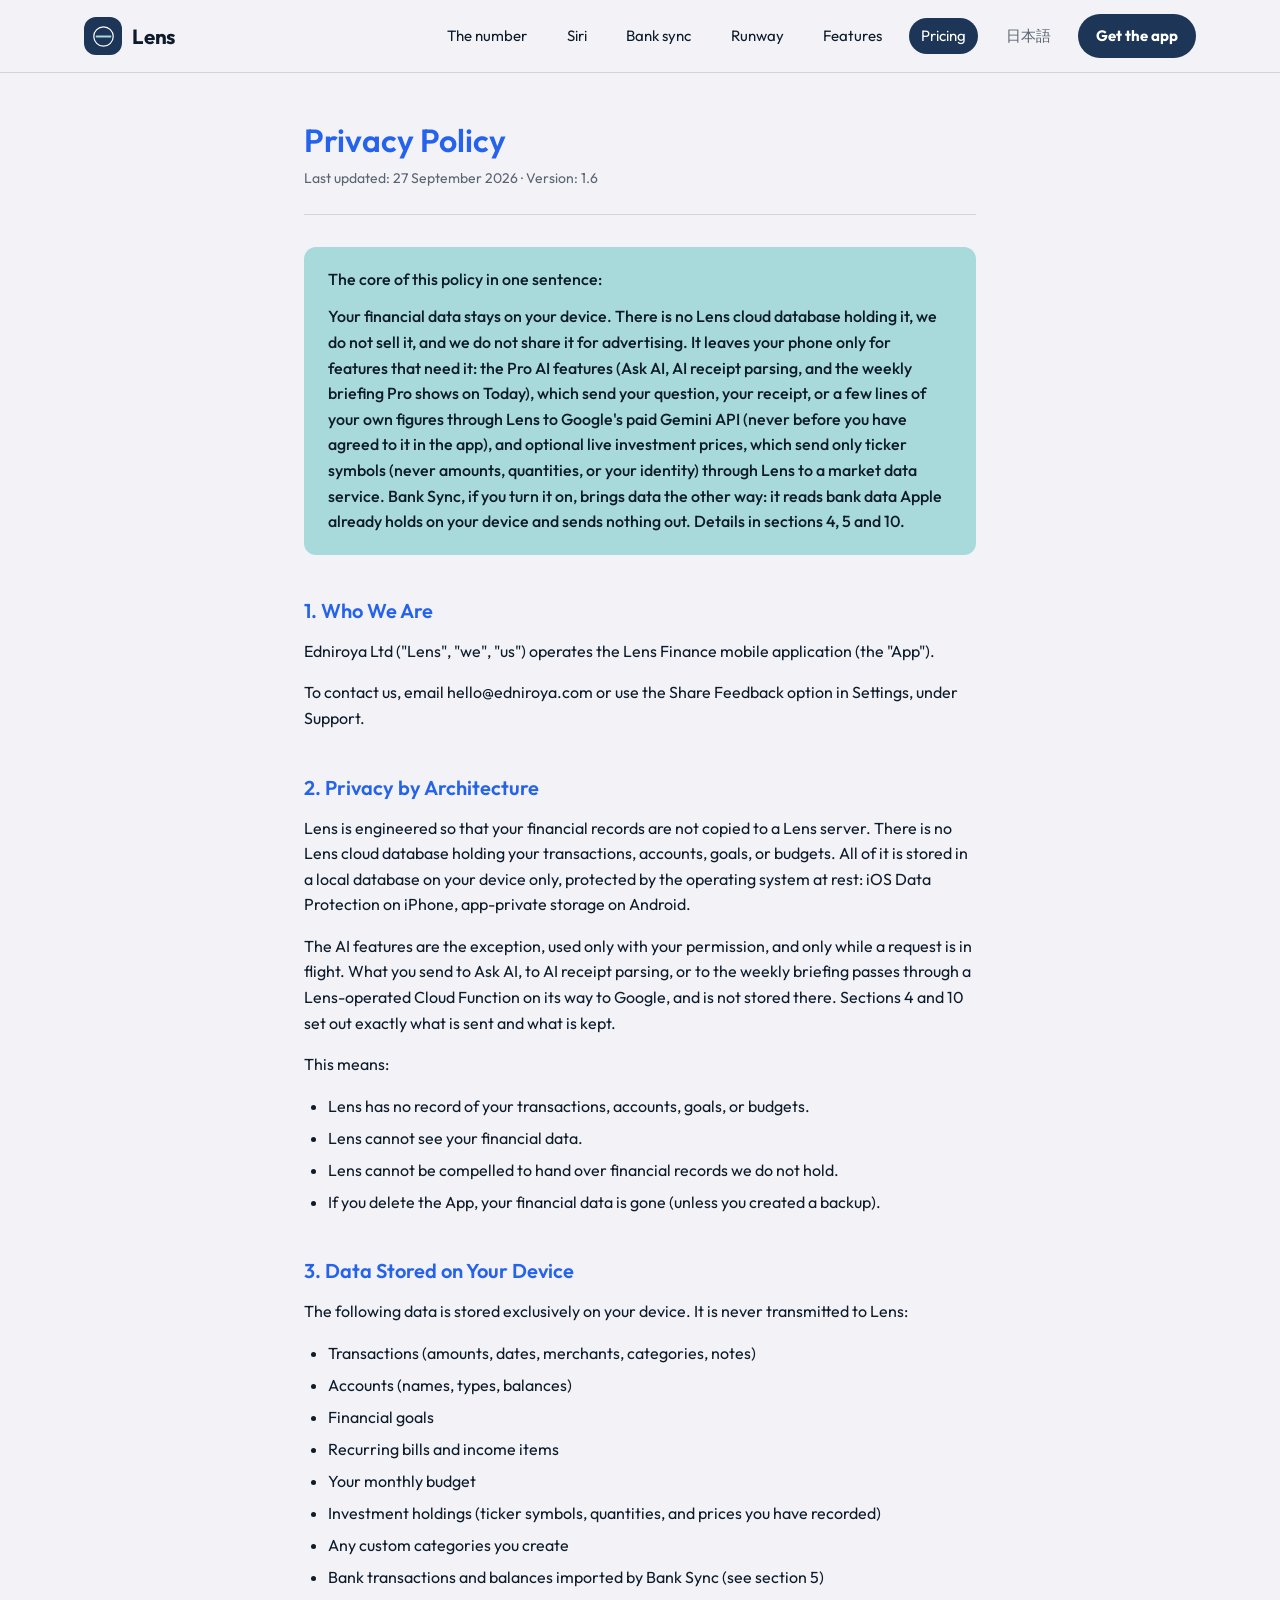
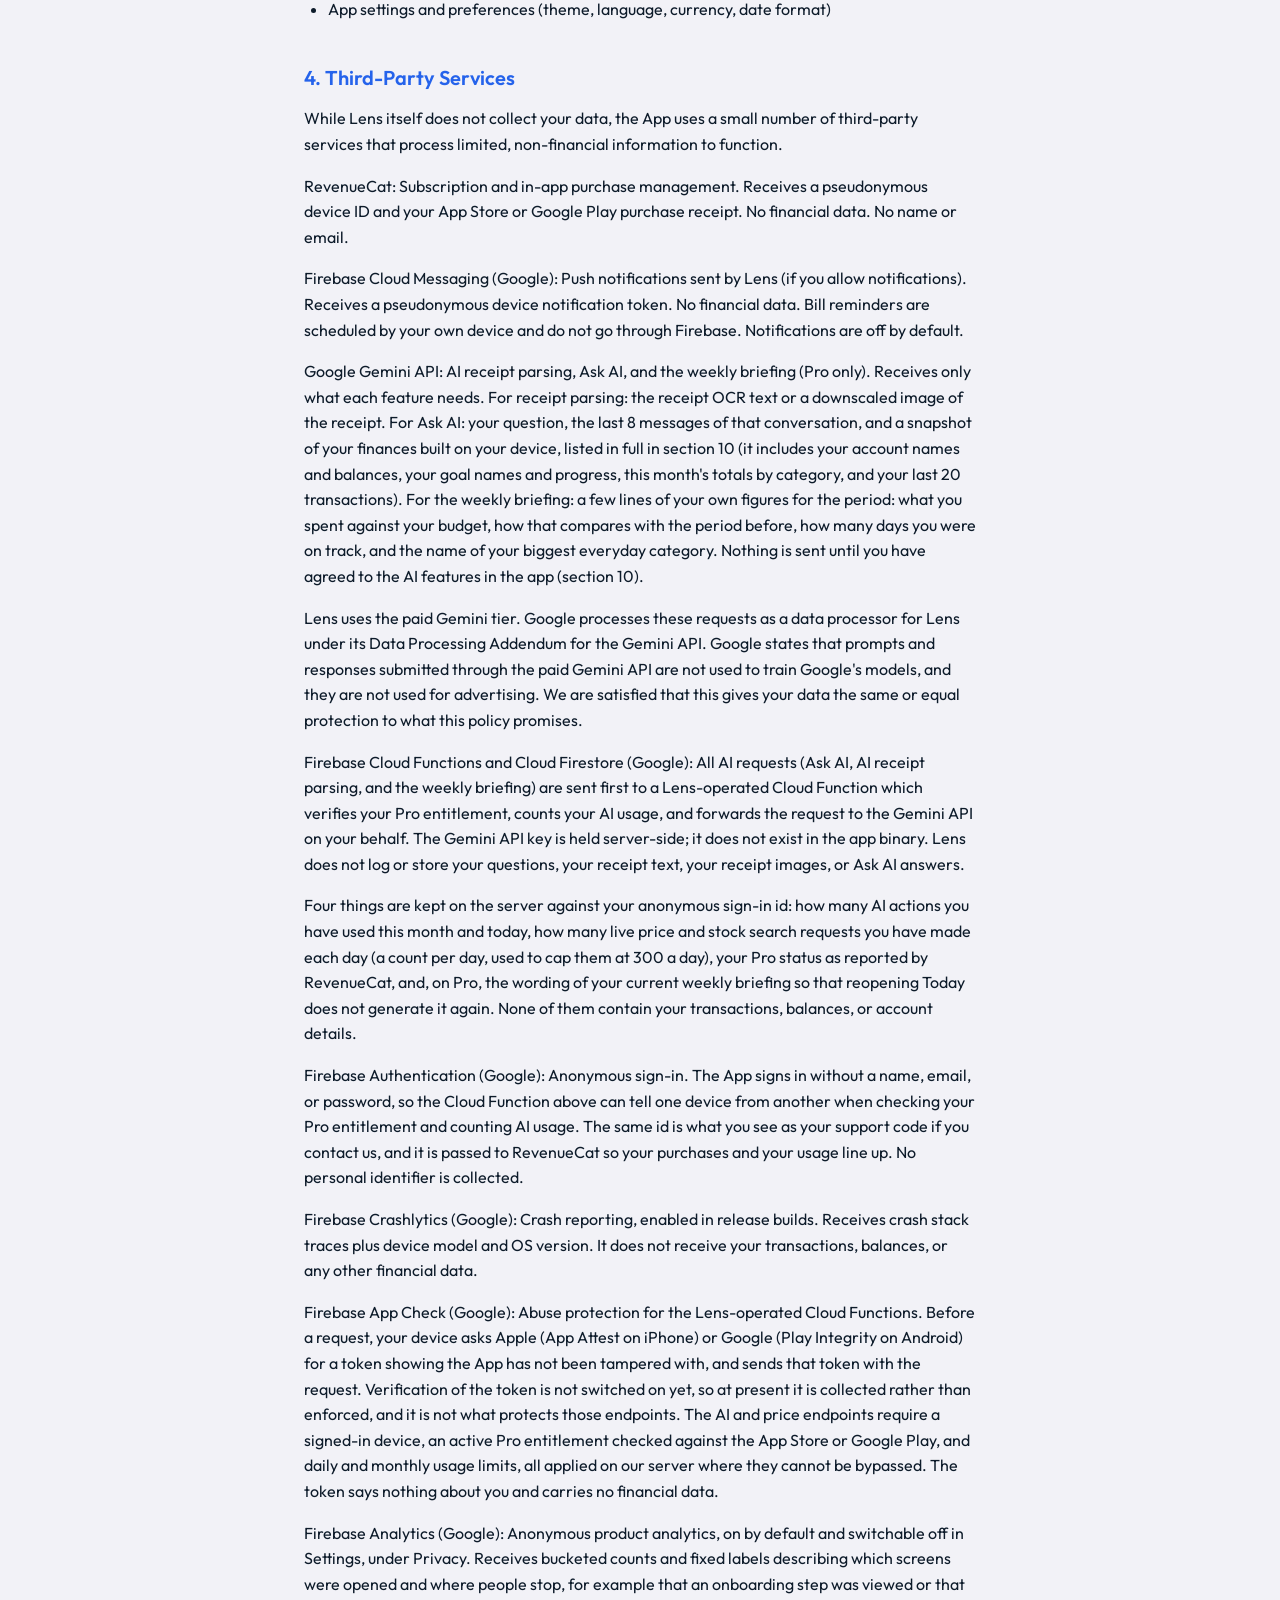
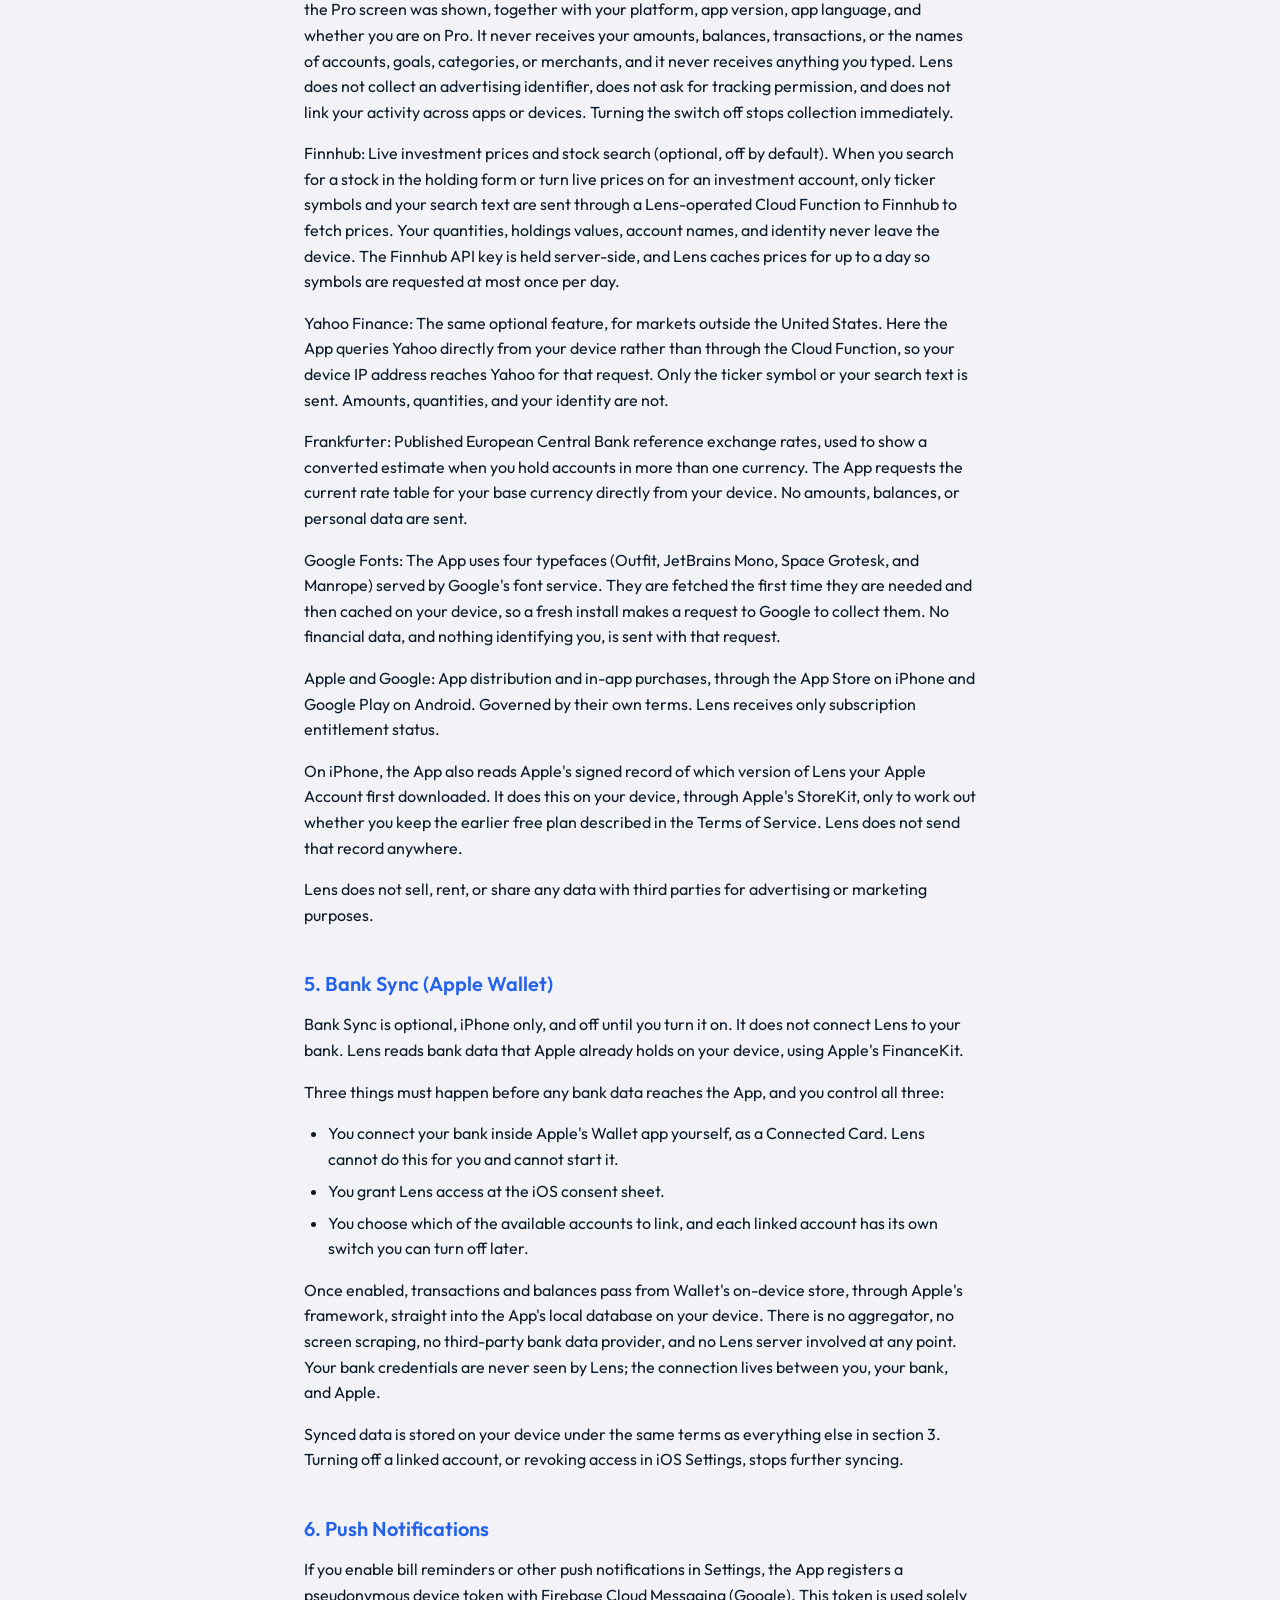
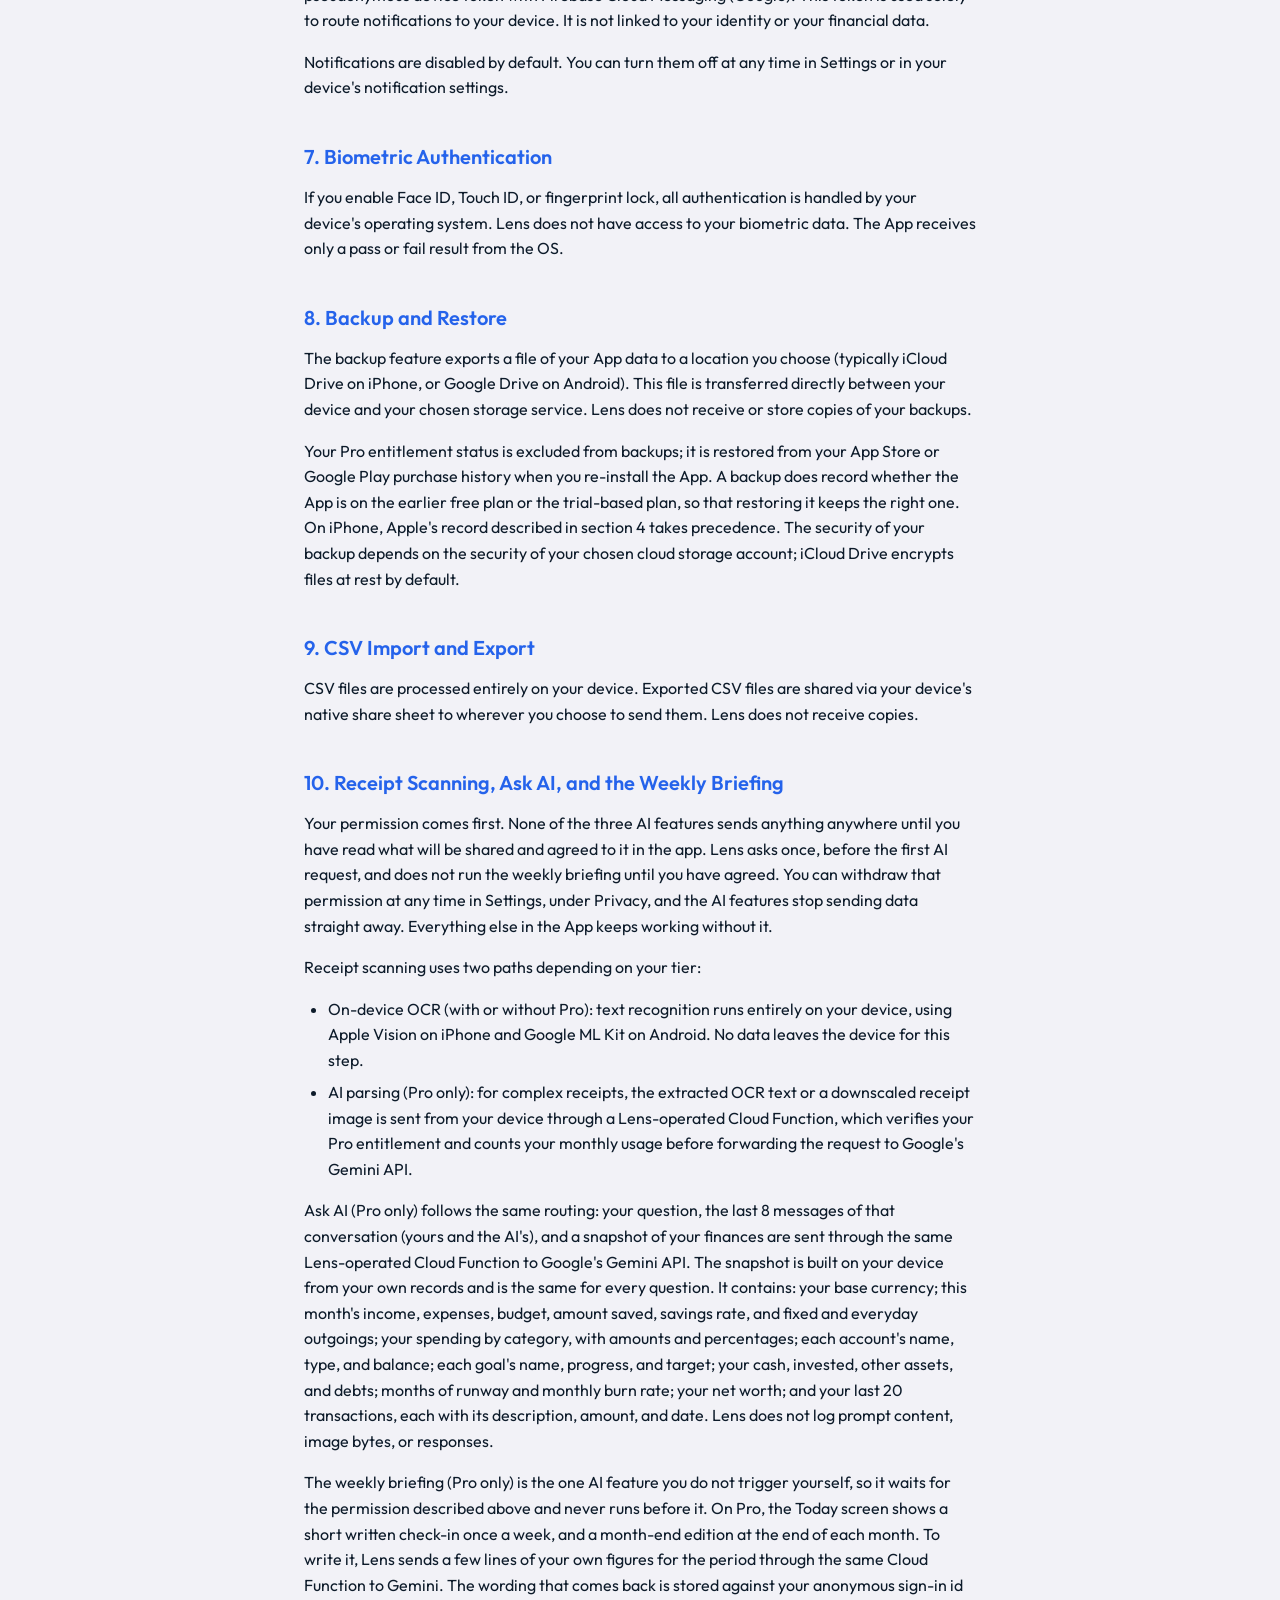
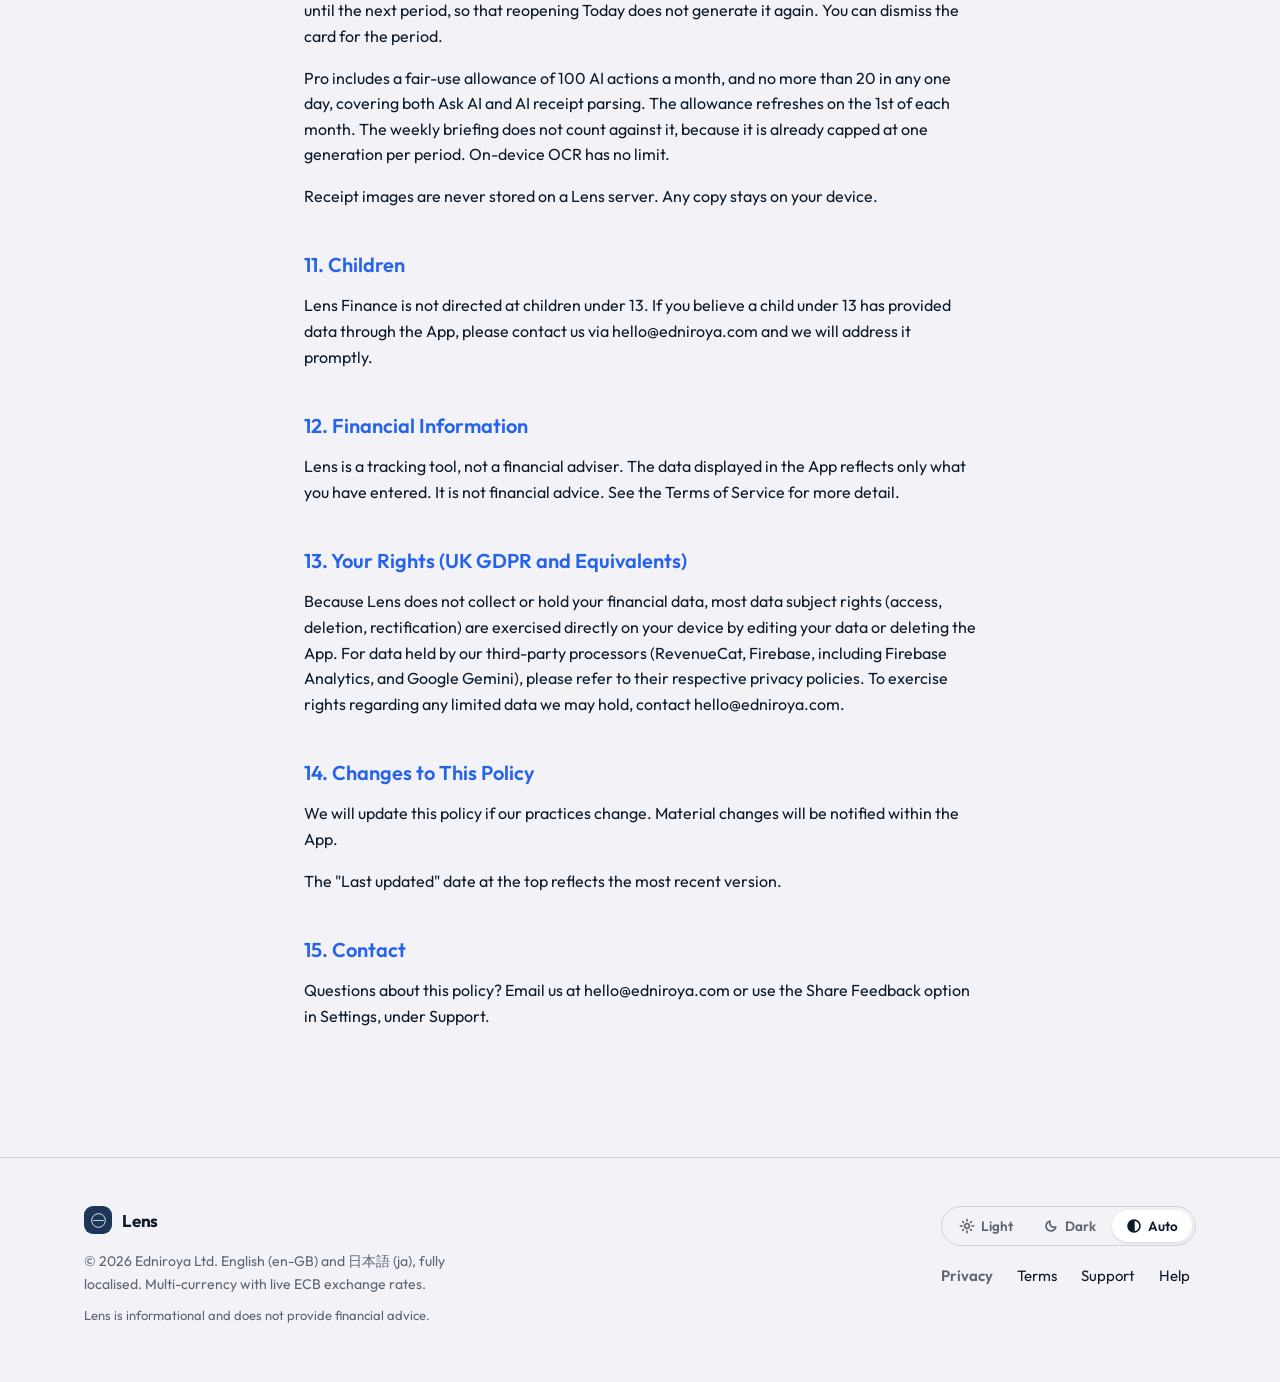
<file: privacy.html>
<!DOCTYPE html>
<html lang="en-GB">
<head>
<meta charset="UTF-8">
<meta name="viewport" content="width=device-width, initial-scale=1.0">
<title>Privacy Policy · Lens Finance</title>
<link rel="preconnect" href="https://fonts.googleapis.com">
<link rel="preconnect" href="https://fonts.gstatic.com" crossorigin>
<link href="https://fonts.googleapis.com/css2?family=Outfit:wght@400;500;600;700&display=swap" rel="stylesheet">
<style>
  :root {
    --navy: #1D3557;
    --navy-dark: #0D1B2A;
    --mint: #A8DADC;
    --bg: #FAFAFA;
    --text: #1A1A1A;
    --muted: #444444;
    --border: #E5E5EA;
  }
  * { box-sizing: border-box; }
  body {
    margin: 0;
    font-family: 'Outfit', -apple-system, BlinkMacSystemFont, system-ui, sans-serif;
    background: var(--bg);
    color: var(--text);
    line-height: 1.6;
    -webkit-font-smoothing: antialiased;
  }
  .container {
    max-width: 720px;
    margin: 0 auto;
    padding: 3rem 1.5rem 4rem;
  }
  header {
    border-bottom: 1px solid var(--border);
    padding-bottom: 1.5rem;
    margin-bottom: 2rem;
  }
  .brand {
    font-size: 14px;
    color: var(--muted);
    letter-spacing: 0.05em;
    text-transform: uppercase;
    margin: 0 0 0.5rem;
  }
  h1 {
    font-size: 32px;
    font-weight: 600;
    color: var(--navy);
    margin: 0 0 0.5rem;
    line-height: 1.2;
  }
  .meta {
    font-size: 14px;
    color: var(--muted);
    margin: 0;
  }
  h2 {
    font-size: 20px;
    font-weight: 600;
    color: var(--navy);
    margin: 2.5rem 0 0.75rem;
  }
  p {
    margin: 0 0 1rem;
    color: var(--text);
  }
  .highlight {
    background: var(--mint);
    color: var(--navy-dark);
    padding: 1.25rem 1.5rem;
    border-radius: 12px;
    margin: 1.5rem 0 2rem;
    font-weight: 500;
  }
  .highlight p { margin: 0 0 0.75rem; color: var(--navy-dark); }
  .highlight p:last-child { margin: 0; }
  ul {
    padding-left: 1.5rem;
    margin: 0 0 1rem;
  }
  li {
    margin-bottom: 0.4rem;
  }
  a {
    color: var(--navy);
    text-decoration: underline;
    text-decoration-thickness: 1px;
    text-underline-offset: 2px;
  }
  a:hover { color: var(--navy-dark); }
  .lang-switch {
    text-align: right;
    margin: 0 0 1.5rem;
    font-size: 14px;
    color: var(--muted);
  }
  footer {
    margin-top: 3rem;
    padding-top: 1.5rem;
    border-top: 1px solid var(--border);
    font-size: 14px;
    color: var(--muted);
  }
  :root {
    --lp-bg: #F2F2F7;
    --lp-surface: #FFFFFF;
    --lp-ink: #0D1B2A;
    --lp-body: #3F4A59;
    --lp-muted: #5B6572;
    --lp-hair: rgba(13, 27, 42, 0.14);
    --lp-link: #2563EB;
    --lp-navy: #1D3557;
  }
  @media (prefers-color-scheme: dark) {
    :root:not([data-theme="light"]) {
      --lp-bg: #10101A;
      --lp-surface: #16192A;
      --lp-ink: rgba(255, 255, 255, 0.92);
      --lp-body: #AEB7C8;
      --lp-muted: #8B96B0;
      --lp-hair: rgba(255, 255, 255, 0.14);
      --lp-link: #60A5FA;
    }
  }
  :root[data-theme="dark"] {
    --lp-bg: #10101A;
    --lp-surface: #16192A;
    --lp-ink: rgba(255, 255, 255, 0.92);
    --lp-body: #AEB7C8;
    --lp-muted: #8B96B0;
    --lp-hair: rgba(255, 255, 255, 0.14);
    --lp-link: #60A5FA;
  }
  /* The generators style bare `header` and `footer` for the old chrome.
     Those rules still apply to these elements, so they are overridden here
     with element+class specificity rather than edited out of two files. */
  header.lp-head {
    padding-bottom: 0;
    margin-bottom: 0;
    border-bottom: 1px solid var(--lp-hair);
  }
  footer.lp-foot {
    padding-top: 0;
    border-top: 1px solid var(--lp-hair);
    font-size: inherit;
    color: var(--lp-ink);
  }
  .lp-head {
    position: sticky;
    top: 0;
    z-index: 50;
    background: var(--lp-bg);
    border-bottom: 1px solid var(--lp-hair);
  }
  .lp-head-inner {
    max-width: 1160px;
    margin: 0 auto;
    padding: 14px 24px;
    display: flex;
    align-items: center;
    gap: clamp(12px, 1.6vw, 24px);
    min-width: 0;
  }
  .lp-brand {
    display: flex;
    align-items: center;
    gap: 10px;
    text-decoration: none;
    color: var(--lp-ink);
    flex: 0 0 auto;
  }
  .lp-mark {
    display: inline-flex;
    width: 38px;
    height: 38px;
    border-radius: 12px;
    background: var(--lp-navy);
    align-items: center;
    justify-content: center;
  }
  .lp-mark-sm {
    width: 28px;
    height: 28px;
    border-radius: 9px;
  }
  .lp-word {
    font-weight: 700;
    font-size: 20.5px;
    letter-spacing: -0.01em;
  }
  .lp-word-sm {
    font-size: 17px;
  }
  .lp-nav {
    display: flex;
    gap: clamp(8px, 1.2vw, 18px);
    margin-left: auto;
    align-items: center;
    min-width: 0;
    overflow-x: auto;
    scrollbar-width: none;
  }
  .lp-nav::-webkit-scrollbar { display: none; }
  .lp-nav-link {
    color: var(--lp-ink);
    text-decoration: none;
    font-size: 15px;
    white-space: nowrap;
    flex: 0 0 auto;
    padding: 6px 12px;
    border-radius: 999px;
    transition: color 250ms, background 250ms;
  }
  .lp-nav-link:hover,
  .lp-nav-link:focus-visible {
    background: var(--lp-surface);
  }
  .lp-pill {
    background: var(--lp-navy);
    color: #FFFFFF;
  }
  .lp-pill:hover,
  .lp-pill:focus-visible {
    background: var(--lp-navy);
    color: #FFFFFF;
  }
  .lp-lang { color: var(--lp-muted); }
  .lp-cta {
    background: var(--lp-navy);
    color: #FFFFFF;
    text-decoration: none;
    font-size: 15px;
    font-weight: 700;
    white-space: nowrap;
    flex: 0 0 auto;
    padding: 10px 18px;
    border-radius: 999px;
  }
  .lp-page-head {
    border-bottom: 1px solid var(--lp-hair);
    padding-bottom: 1.5rem;
    margin-bottom: 2rem;
  }
  .lp-foot {
    border-top: 1px solid var(--lp-hair);
    margin-top: 3rem;
  }
  .lp-foot-inner {
    max-width: 1160px;
    margin: 0 auto;
    padding: 48px 24px 56px;
    display: flex;
    flex-wrap: wrap;
    gap: 28px 48px;
    align-items: flex-start;
    justify-content: space-between;
  }
  .lp-foot-brand { max-width: 420px; }
  .lp-foot-blurb {
    margin: 16px 0 0;
    font-size: 14px;
    line-height: 1.6;
    color: var(--lp-muted);
  }
  .lp-foot-note {
    margin: 10px 0 0;
    font-size: 13px;
    line-height: 1.6;
    color: var(--lp-muted);
  }
  .lp-foot-side {
    display: flex;
    flex-direction: column;
    gap: 18px;
    align-items: flex-start;
  }
  .lp-theme {
    display: inline-flex;
    gap: 2px;
    padding: 3px;
    border-radius: 999px;
    border: 1px solid var(--lp-hair);
  }
  .lp-theme-btn {
    display: inline-flex;
    align-items: center;
    gap: 6px;
    padding: 7px 14px;
    border-radius: 999px;
    border: none;
    cursor: pointer;
    font-family: inherit;
    font-size: 13.5px;
    font-weight: 600;
    color: var(--lp-muted);
    background: transparent;
    transition: background 250ms, color 250ms;
  }
  .lp-theme-btn[aria-pressed="true"] {
    color: var(--lp-ink);
    background: var(--lp-surface);
    box-shadow: 0 1px 3px rgba(13, 27, 42, 0.12);
  }
  .lp-ico {
    font-family: "Material Symbols Rounded";
    font-size: 16px;
    line-height: 1;
  }
  .lp-foot-nav {
    display: flex;
    gap: 24px;
    flex-wrap: wrap;
    font-size: 15px;
  }
  .lp-foot-nav a {
    color: var(--lp-ink);
    text-decoration: none;
  }
  .lp-foot-nav a:hover,
  .lp-foot-nav a:focus-visible { text-decoration: underline; }
  .lp-foot-nav [aria-current="page"] {
    color: var(--lp-muted);
    font-weight: 600;
  }
  .lp-head-inner,
  .lp-foot-inner { box-sizing: border-box; }
  /* The landing page's nav scrolls sideways on a narrow screen rather
     than dropping links, so this does the same. Hiding them made the
     header on a phone look nothing like the landing's, which is the
     opposite of the point. */
  @media (max-width: 860px) {
    .lp-head-inner { gap: 10px; }
    .lp-nav { gap: 6px; }
    .lp-nav-link { padding: 6px 9px; }
  }

  /* The content tokens, redefined from the landing's, so the body themes
     with the chrome instead of staying white under a dark header. */
  :root {
    --bg: var(--lp-bg);
    --text: var(--lp-ink);
    --muted: var(--lp-muted);
    --border: var(--lp-hair);
    --navy: var(--lp-link);
  }
  body { background: var(--lp-bg); color: var(--lp-ink); }
  .container { max-width: 720px; }
</style>
<link rel="stylesheet" href="https://fonts.googleapis.com/css2?family=Material+Symbols+Rounded:opsz,wght,FILL,GRAD@20..48,400,0,0&display=swap">
<script>
  // Applied before first paint so a dark reader never sees a white flash.
  (function () {
    try {
      var t = localStorage.getItem('lens-lp-theme');
      if (t === 'light' || t === 'dark') {
        document.documentElement.setAttribute('data-theme', t);
      }
    } catch (e) {}
  })();
</script>
</head>
<body>
  <header class="lp-head">
    <div class="lp-head-inner">
      <a class="lp-brand" href="index.html" aria-label="Lens home">
        <span class="lp-mark"><img src="/assets/logo.svg" alt="" width="27" height="27"></span>
        <span class="lp-word">Lens</span>
      </a>
      <nav class="lp-nav" aria-label="Sections">
        <a class="lp-nav-link" href="index.html#the-number">The number</a>
        <a class="lp-nav-link" href="index.html#siri">Siri</a>
        <a class="lp-nav-link" href="index.html#bank-sync">Bank sync</a>
        <a class="lp-nav-link" href="index.html#insights">Runway</a>
        <a class="lp-nav-link" href="index.html#features">Features</a>
        <a class="lp-nav-link lp-pill" href="index.html#pricing">Pricing</a>
        <a class="lp-nav-link lp-lang" href="ja/privacy.html">日本語</a>
        <a class="lp-cta" href="index.html#download">Get the app</a>
      </nav>
    </div>
  </header>
<div class="container">
  <div class="lp-page-head">
    <h1>Privacy Policy</h1>
    <p class="meta">Last updated: 27 September 2026 · Version: 1.6</p>
  </div>

  <div class="highlight">
    <p>The core of this policy in one sentence:</p>
    <p>Your financial data stays on your device. There is no Lens cloud database holding it, we do not sell it, and we do not share it for advertising. It leaves your phone only for features that need it: the Pro AI features (Ask AI, AI receipt parsing, and the weekly briefing Pro shows on Today), which send your question, your receipt, or a few lines of your own figures through Lens to Google's paid Gemini API (never before you have agreed to it in the app), and optional live investment prices, which send only ticker symbols (never amounts, quantities, or your identity) through Lens to a market data service. Bank Sync, if you turn it on, brings data the other way: it reads bank data Apple already holds on your device and sends nothing out. Details in sections 4, 5 and 10.</p>
  </div>
  <h2>1. Who We Are</h2>
  <p>Edniroya Ltd (&quot;Lens&quot;, &quot;we&quot;, &quot;us&quot;) operates the Lens Finance mobile application (the &quot;App&quot;).</p>
  <p>To contact us, email hello@edniroya.com or use the Share Feedback option in Settings, under Support.</p>
  <h2>2. Privacy by Architecture</h2>
  <p>Lens is engineered so that your financial records are not copied to a Lens server. There is no Lens cloud database holding your transactions, accounts, goals, or budgets. All of it is stored in a local database on your device only, protected by the operating system at rest: iOS Data Protection on iPhone, app-private storage on Android.</p>
  <p>The AI features are the exception, used only with your permission, and only while a request is in flight. What you send to Ask AI, to AI receipt parsing, or to the weekly briefing passes through a Lens-operated Cloud Function on its way to Google, and is not stored there. Sections 4 and 10 set out exactly what is sent and what is kept.</p>
  <p>This means:</p>
  <ul>
    <li>Lens has no record of your transactions, accounts, goals, or budgets.</li>
    <li>Lens cannot see your financial data.</li>
    <li>Lens cannot be compelled to hand over financial records we do not hold.</li>
    <li>If you delete the App, your financial data is gone (unless you created a backup).</li>
  </ul>
  <h2>3. Data Stored on Your Device</h2>
  <p>The following data is stored exclusively on your device. It is never transmitted to Lens:</p>
  <ul>
    <li>Transactions (amounts, dates, merchants, categories, notes)</li>
    <li>Accounts (names, types, balances)</li>
    <li>Financial goals</li>
    <li>Recurring bills and income items</li>
    <li>Your monthly budget</li>
    <li>Investment holdings (ticker symbols, quantities, and prices you have recorded)</li>
    <li>Any custom categories you create</li>
    <li>Bank transactions and balances imported by Bank Sync (see section 5)</li>
    <li>App settings and preferences (theme, language, currency, date format)</li>
  </ul>
  <h2>4. Third-Party Services</h2>
  <p>While Lens itself does not collect your data, the App uses a small number of third-party services that process limited, non-financial information to function.</p>
  <p>RevenueCat: Subscription and in-app purchase management. Receives a pseudonymous device ID and your App Store or Google Play purchase receipt. No financial data. No name or email.</p>
  <p>Firebase Cloud Messaging (Google): Push notifications sent by Lens (if you allow notifications). Receives a pseudonymous device notification token. No financial data. Bill reminders are scheduled by your own device and do not go through Firebase. Notifications are off by default.</p>
  <p>Google Gemini API: AI receipt parsing, Ask AI, and the weekly briefing (Pro only). Receives only what each feature needs. For receipt parsing: the receipt OCR text or a downscaled image of the receipt. For Ask AI: your question, the last 8 messages of that conversation, and a snapshot of your finances built on your device, listed in full in section 10 (it includes your account names and balances, your goal names and progress, this month's totals by category, and your last 20 transactions). For the weekly briefing: a few lines of your own figures for the period: what you spent against your budget, how that compares with the period before, how many days you were on track, and the name of your biggest everyday category. Nothing is sent until you have agreed to the AI features in the app (section 10).</p>
  <p>Lens uses the paid Gemini tier. Google processes these requests as a data processor for Lens under its Data Processing Addendum for the Gemini API. Google states that prompts and responses submitted through the paid Gemini API are not used to train Google's models, and they are not used for advertising. We are satisfied that this gives your data the same or equal protection to what this policy promises.</p>
  <p>Firebase Cloud Functions and Cloud Firestore (Google): All AI requests (Ask AI, AI receipt parsing, and the weekly briefing) are sent first to a Lens-operated Cloud Function which verifies your Pro entitlement, counts your AI usage, and forwards the request to the Gemini API on your behalf. The Gemini API key is held server-side; it does not exist in the app binary. Lens does not log or store your questions, your receipt text, your receipt images, or Ask AI answers.</p>
  <p>Four things are kept on the server against your anonymous sign-in id: how many AI actions you have used this month and today, how many live price and stock search requests you have made each day (a count per day, used to cap them at 300 a day), your Pro status as reported by RevenueCat, and, on Pro, the wording of your current weekly briefing so that reopening Today does not generate it again. None of them contain your transactions, balances, or account details.</p>
  <p>Firebase Authentication (Google): Anonymous sign-in. The App signs in without a name, email, or password, so the Cloud Function above can tell one device from another when checking your Pro entitlement and counting AI usage. The same id is what you see as your support code if you contact us, and it is passed to RevenueCat so your purchases and your usage line up. No personal identifier is collected.</p>
  <p>Firebase Crashlytics (Google): Crash reporting, enabled in release builds. Receives crash stack traces plus device model and OS version. It does not receive your transactions, balances, or any other financial data.</p>
  <p>Firebase App Check (Google): Abuse protection for the Lens-operated Cloud Functions. Before a request, your device asks Apple (App Attest on iPhone) or Google (Play Integrity on Android) for a token showing the App has not been tampered with, and sends that token with the request. Verification of the token is not switched on yet, so at present it is collected rather than enforced, and it is not what protects those endpoints. The AI and price endpoints require a signed-in device, an active Pro entitlement checked against the App Store or Google Play, and daily and monthly usage limits, all applied on our server where they cannot be bypassed. The token says nothing about you and carries no financial data.</p>
  <p>Firebase Analytics (Google): Anonymous product analytics, on by default and switchable off in Settings, under Privacy. Receives bucketed counts and fixed labels describing which screens were opened and where people stop, for example that an onboarding step was viewed or that the Pro screen was shown, together with your platform, app version, app language, and whether you are on Pro. It never receives your amounts, balances, transactions, or the names of accounts, goals, categories, or merchants, and it never receives anything you typed. Lens does not collect an advertising identifier, does not ask for tracking permission, and does not link your activity across apps or devices. Turning the switch off stops collection immediately.</p>
  <p>Finnhub: Live investment prices and stock search (optional, off by default). When you search for a stock in the holding form or turn live prices on for an investment account, only ticker symbols and your search text are sent through a Lens-operated Cloud Function to Finnhub to fetch prices. Your quantities, holdings values, account names, and identity never leave the device. The Finnhub API key is held server-side, and Lens caches prices for up to a day so symbols are requested at most once per day.</p>
  <p>Yahoo Finance: The same optional feature, for markets outside the United States. Here the App queries Yahoo directly from your device rather than through the Cloud Function, so your device IP address reaches Yahoo for that request. Only the ticker symbol or your search text is sent. Amounts, quantities, and your identity are not.</p>
  <p>Frankfurter: Published European Central Bank reference exchange rates, used to show a converted estimate when you hold accounts in more than one currency. The App requests the current rate table for your base currency directly from your device. No amounts, balances, or personal data are sent.</p>
  <p>Google Fonts: The App uses four typefaces (Outfit, JetBrains Mono, Space Grotesk, and Manrope) served by Google's font service. They are fetched the first time they are needed and then cached on your device, so a fresh install makes a request to Google to collect them. No financial data, and nothing identifying you, is sent with that request.</p>
  <p>Apple and Google: App distribution and in-app purchases, through the App Store on iPhone and Google Play on Android. Governed by their own terms. Lens receives only subscription entitlement status.</p>
  <p>On iPhone, the App also reads Apple's signed record of which version of Lens your Apple Account first downloaded. It does this on your device, through Apple's StoreKit, only to work out whether you keep the earlier free plan described in the Terms of Service. Lens does not send that record anywhere.</p>
  <p>Lens does not sell, rent, or share any data with third parties for advertising or marketing purposes.</p>
  <h2>5. Bank Sync (Apple Wallet)</h2>
  <p>Bank Sync is optional, iPhone only, and off until you turn it on. It does not connect Lens to your bank. Lens reads bank data that Apple already holds on your device, using Apple's FinanceKit.</p>
  <p>Three things must happen before any bank data reaches the App, and you control all three:</p>
  <ul>
    <li>You connect your bank inside Apple's Wallet app yourself, as a Connected Card. Lens cannot do this for you and cannot start it.</li>
    <li>You grant Lens access at the iOS consent sheet.</li>
    <li>You choose which of the available accounts to link, and each linked account has its own switch you can turn off later.</li>
  </ul>
  <p>Once enabled, transactions and balances pass from Wallet's on-device store, through Apple's framework, straight into the App's local database on your device. There is no aggregator, no screen scraping, no third-party bank data provider, and no Lens server involved at any point. Your bank credentials are never seen by Lens; the connection lives between you, your bank, and Apple.</p>
  <p>Synced data is stored on your device under the same terms as everything else in section 3. Turning off a linked account, or revoking access in iOS Settings, stops further syncing.</p>
  <h2>6. Push Notifications</h2>
  <p>If you enable bill reminders or other push notifications in Settings, the App registers a pseudonymous device token with Firebase Cloud Messaging (Google). This token is used solely to route notifications to your device. It is not linked to your identity or your financial data.</p>
  <p>Notifications are disabled by default. You can turn them off at any time in Settings or in your device's notification settings.</p>
  <h2>7. Biometric Authentication</h2>
  <p>If you enable Face ID, Touch ID, or fingerprint lock, all authentication is handled by your device's operating system. Lens does not have access to your biometric data. The App receives only a pass or fail result from the OS.</p>
  <h2>8. Backup and Restore</h2>
  <p>The backup feature exports a file of your App data to a location you choose (typically iCloud Drive on iPhone, or Google Drive on Android). This file is transferred directly between your device and your chosen storage service. Lens does not receive or store copies of your backups.</p>
  <p>Your Pro entitlement status is excluded from backups; it is restored from your App Store or Google Play purchase history when you re-install the App. A backup does record whether the App is on the earlier free plan or the trial-based plan, so that restoring it keeps the right one. On iPhone, Apple's record described in section 4 takes precedence. The security of your backup depends on the security of your chosen cloud storage account; iCloud Drive encrypts files at rest by default.</p>
  <h2>9. CSV Import and Export</h2>
  <p>CSV files are processed entirely on your device. Exported CSV files are shared via your device's native share sheet to wherever you choose to send them. Lens does not receive copies.</p>
  <h2>10. Receipt Scanning, Ask AI, and the Weekly Briefing</h2>
  <p>Your permission comes first. None of the three AI features sends anything anywhere until you have read what will be shared and agreed to it in the app. Lens asks once, before the first AI request, and does not run the weekly briefing until you have agreed. You can withdraw that permission at any time in Settings, under Privacy, and the AI features stop sending data straight away. Everything else in the App keeps working without it.</p>
  <p>Receipt scanning uses two paths depending on your tier:</p>
  <ul>
    <li>On-device OCR (with or without Pro): text recognition runs entirely on your device, using Apple Vision on iPhone and Google ML Kit on Android. No data leaves the device for this step.</li>
    <li>AI parsing (Pro only): for complex receipts, the extracted OCR text or a downscaled receipt image is sent from your device through a Lens-operated Cloud Function, which verifies your Pro entitlement and counts your monthly usage before forwarding the request to Google's Gemini API.</li>
  </ul>
  <p>Ask AI (Pro only) follows the same routing: your question, the last 8 messages of that conversation (yours and the AI's), and a snapshot of your finances are sent through the same Lens-operated Cloud Function to Google's Gemini API. The snapshot is built on your device from your own records and is the same for every question. It contains: your base currency; this month's income, expenses, budget, amount saved, savings rate, and fixed and everyday outgoings; your spending by category, with amounts and percentages; each account's name, type, and balance; each goal's name, progress, and target; your cash, invested, other assets, and debts; months of runway and monthly burn rate; your net worth; and your last 20 transactions, each with its description, amount, and date. Lens does not log prompt content, image bytes, or responses.</p>
  <p>The weekly briefing (Pro only) is the one AI feature you do not trigger yourself, so it waits for the permission described above and never runs before it. On Pro, the Today screen shows a short written check-in once a week, and a month-end edition at the end of each month. To write it, Lens sends a few lines of your own figures for the period through the same Cloud Function to Gemini. The wording that comes back is stored against your anonymous sign-in id until the next period, so that reopening Today does not generate it again. You can dismiss the card for the period.</p>
  <p>Pro includes a fair-use allowance of 100 AI actions a month, and no more than 20 in any one day, covering both Ask AI and AI receipt parsing. The allowance refreshes on the 1st of each month. The weekly briefing does not count against it, because it is already capped at one generation per period. On-device OCR has no limit.</p>
  <p>Receipt images are never stored on a Lens server. Any copy stays on your device.</p>
  <h2>11. Children</h2>
  <p>Lens Finance is not directed at children under 13. If you believe a child under 13 has provided data through the App, please contact us via hello@edniroya.com and we will address it promptly.</p>
  <h2>12. Financial Information</h2>
  <p>Lens is a tracking tool, not a financial adviser. The data displayed in the App reflects only what you have entered. It is not financial advice. See the Terms of Service for more detail.</p>
  <h2>13. Your Rights (UK GDPR and Equivalents)</h2>
  <p>Because Lens does not collect or hold your financial data, most data subject rights (access, deletion, rectification) are exercised directly on your device by editing your data or deleting the App. For data held by our third-party processors (RevenueCat, Firebase, including Firebase Analytics, and Google Gemini), please refer to their respective privacy policies. To exercise rights regarding any limited data we may hold, contact hello@edniroya.com.</p>
  <h2>14. Changes to This Policy</h2>
  <p>We will update this policy if our practices change. Material changes will be notified within the App.</p>
  <p>The &quot;Last updated&quot; date at the top reflects the most recent version.</p>
  <h2>15. Contact</h2>
  <p>Questions about this policy? Email us at hello@edniroya.com or use the Share Feedback option in Settings, under Support.</p>

</div>
  <footer class="lp-foot">
    <div class="lp-foot-inner">
      <div class="lp-foot-brand">
        <a class="lp-brand" href="index.html">
          <span class="lp-mark lp-mark-sm"><img src="/assets/logo.svg" alt="" width="19" height="19"></span>
          <span class="lp-word lp-word-sm">Lens</span>
        </a>
        <p class="lp-foot-blurb">© 2026 Edniroya Ltd. English (en-GB) and 日本語 (ja), fully localised. Multi-currency with live ECB exchange rates.</p>
        <p class="lp-foot-note">Lens is informational and does not provide financial advice.</p>
      </div>
      <div class="lp-foot-side">
        <div class="lp-theme" role="group" aria-label="Appearance"><button type="button" class="lp-theme-btn" data-theme-choice="light" aria-pressed="false"><span class="lp-ico" aria-hidden="true">light_mode</span>Light</button><button type="button" class="lp-theme-btn" data-theme-choice="dark" aria-pressed="false"><span class="lp-ico" aria-hidden="true">dark_mode</span>Dark</button><button type="button" class="lp-theme-btn" data-theme-choice="auto" aria-pressed="false"><span class="lp-ico" aria-hidden="true">contrast</span>Auto</button></div>
        <nav class="lp-foot-nav" aria-label="Legal and support">
        <span aria-current="page">Privacy</span>
        <a href="terms.html">Terms</a>
        <a href="support.html">Support</a>
        <a href="help.html">Help</a>
        </nav>
      </div>
    </div>
  </footer>
  <script>
    (function () {
      var root = document.documentElement;
      var btns = Array.prototype.slice.call(
        document.querySelectorAll('[data-theme-choice]'));
      function current() {
        try { return localStorage.getItem('lens-lp-theme') || 'auto'; }
        catch (e) { return 'auto'; }
      }
      function paint(mode) {
        if (mode === 'auto') root.removeAttribute('data-theme');
        else root.setAttribute('data-theme', mode);
        btns.forEach(function (b) {
          b.setAttribute('aria-pressed',
            String(b.getAttribute('data-theme-choice') === mode));
        });
      }
      btns.forEach(function (b) {
        b.addEventListener('click', function () {
          var mode = b.getAttribute('data-theme-choice');
          try { localStorage.setItem('lens-lp-theme', mode); } catch (e) {}
          paint(mode);
        });
      });
      paint(current());
    })();
  </script>
</body>
</html>
</file>
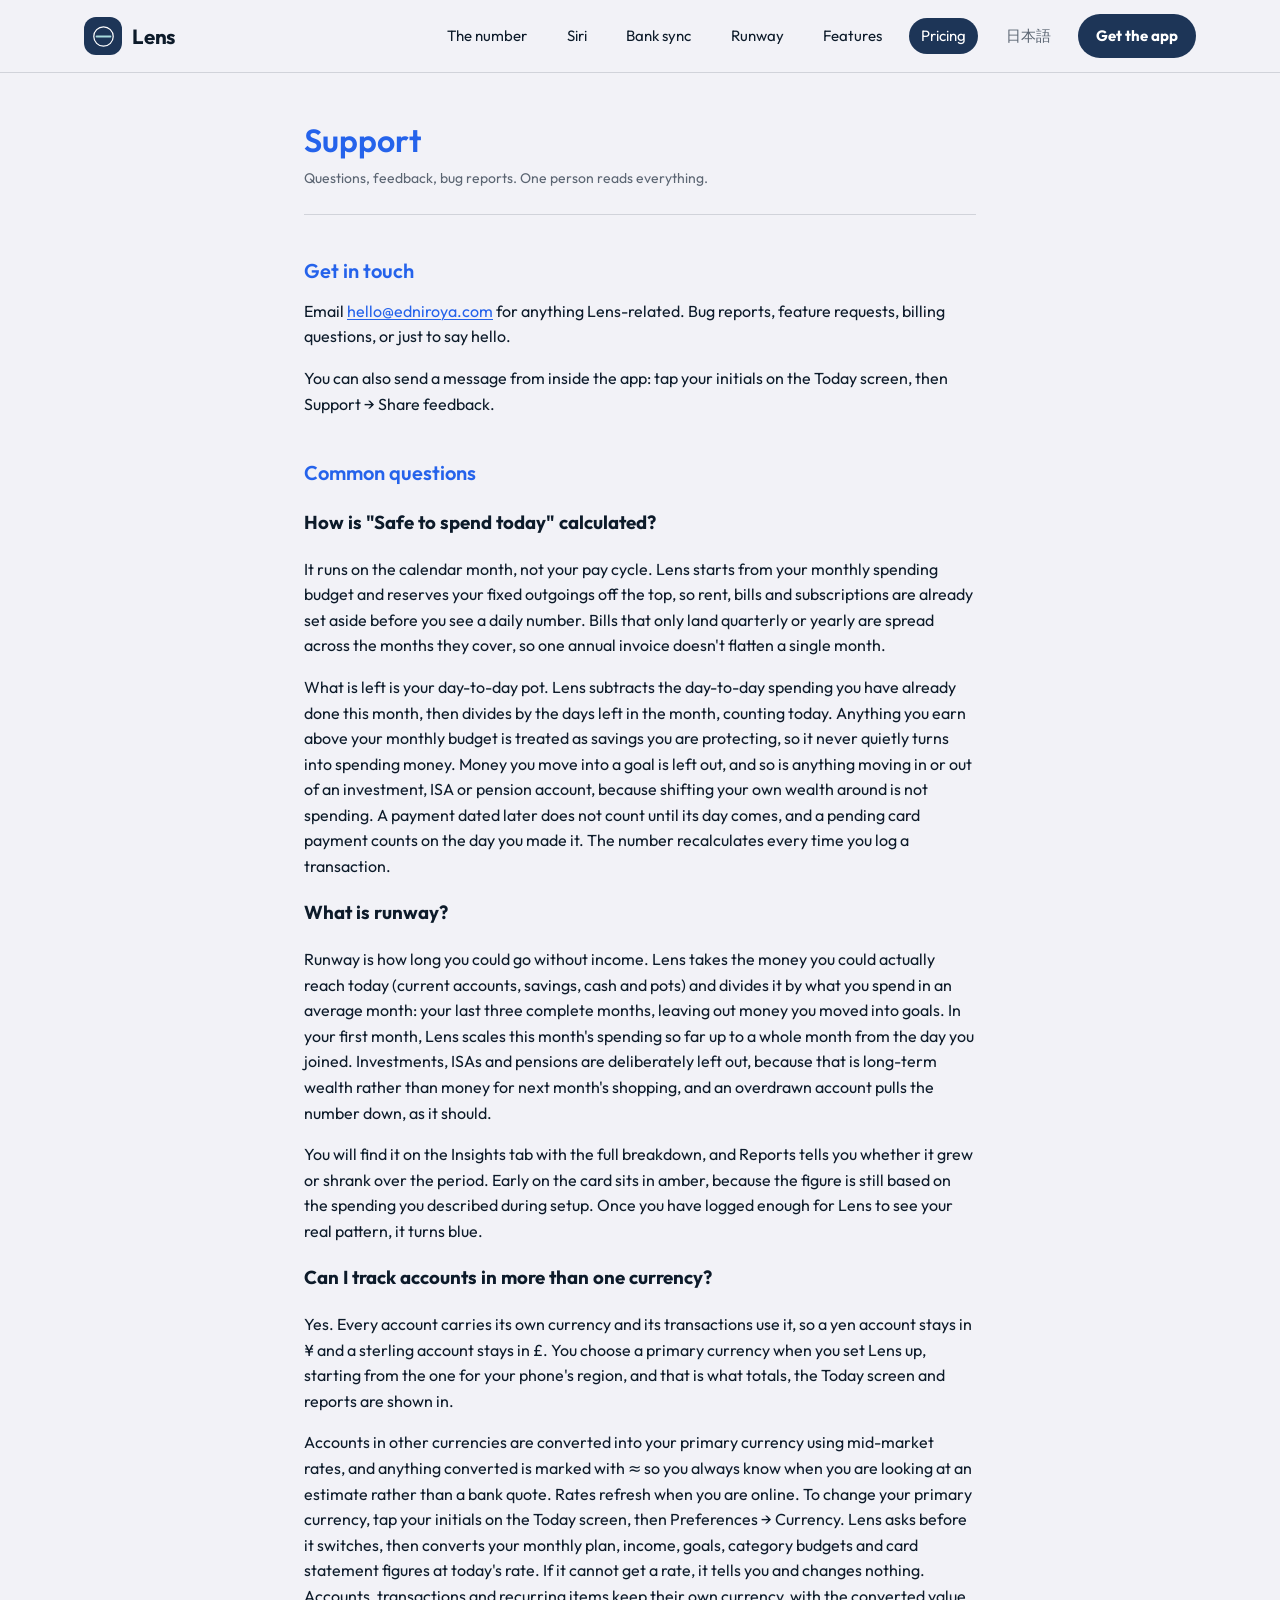
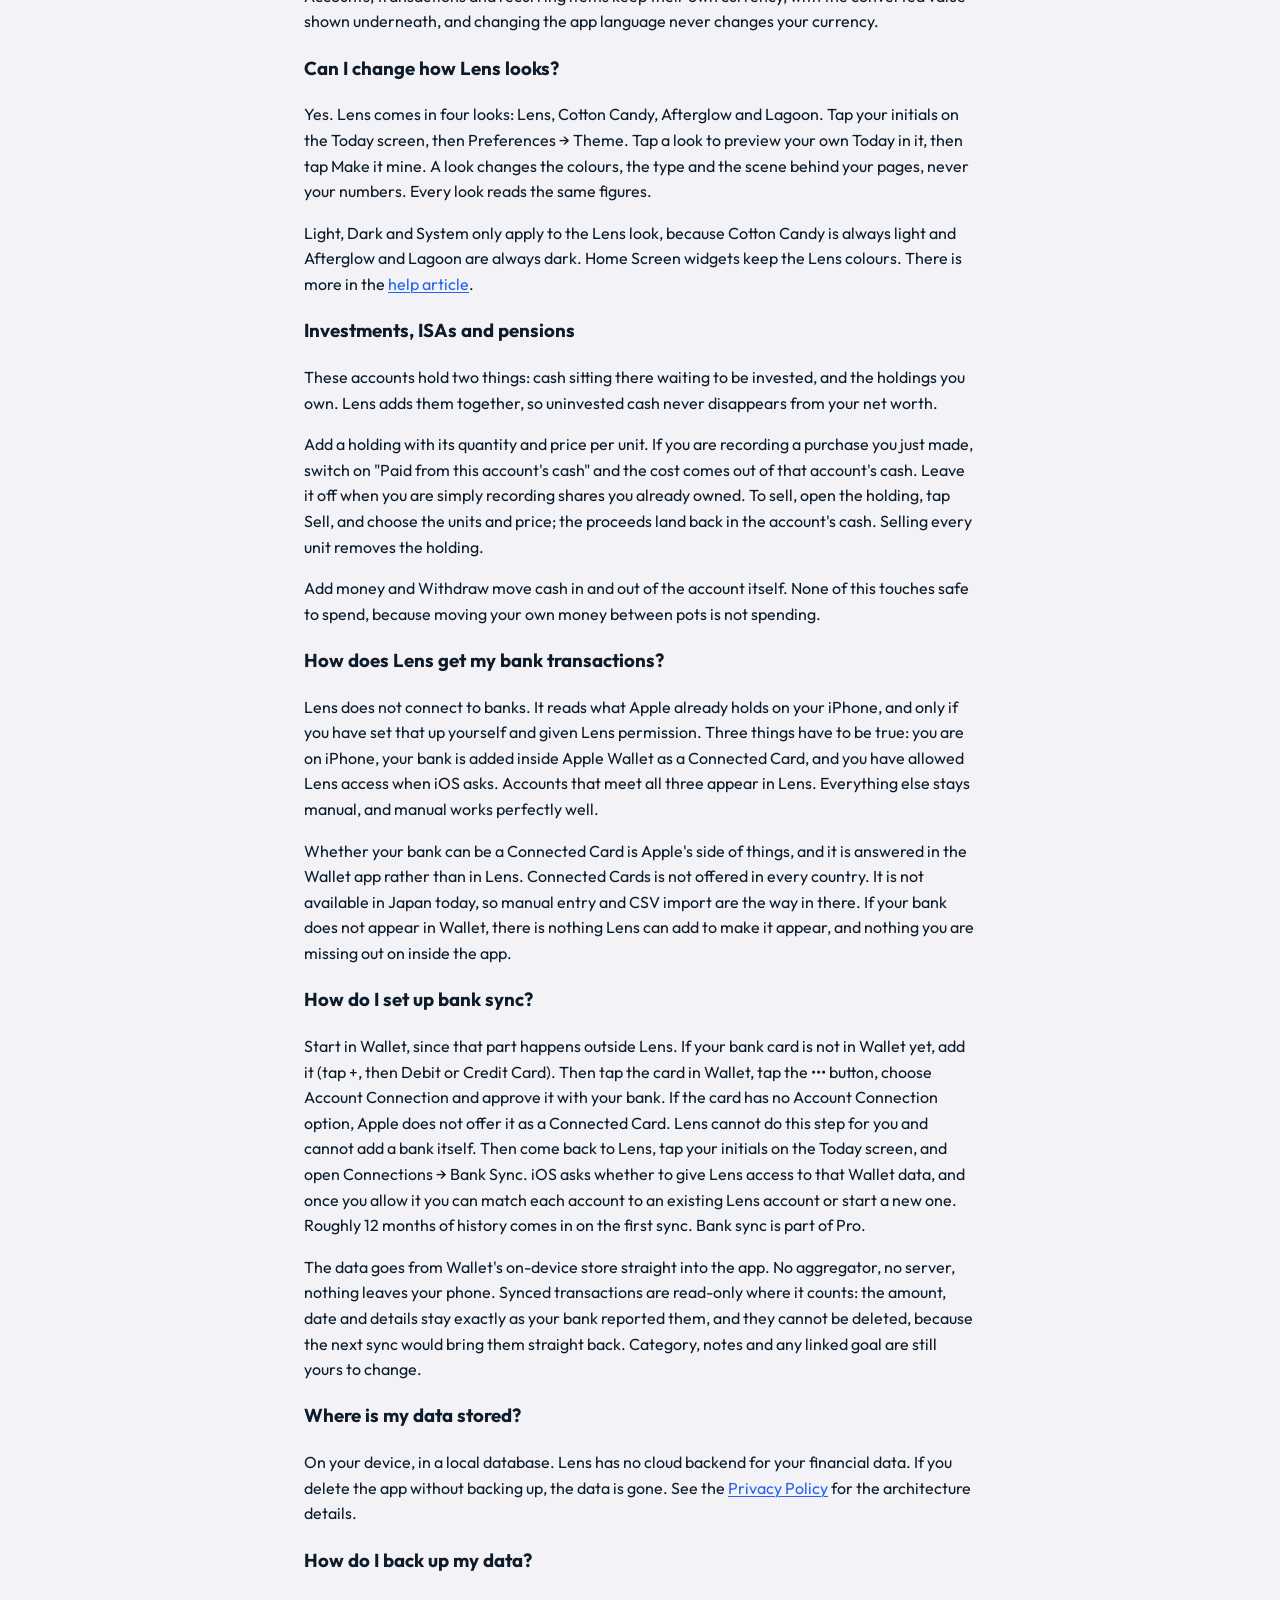
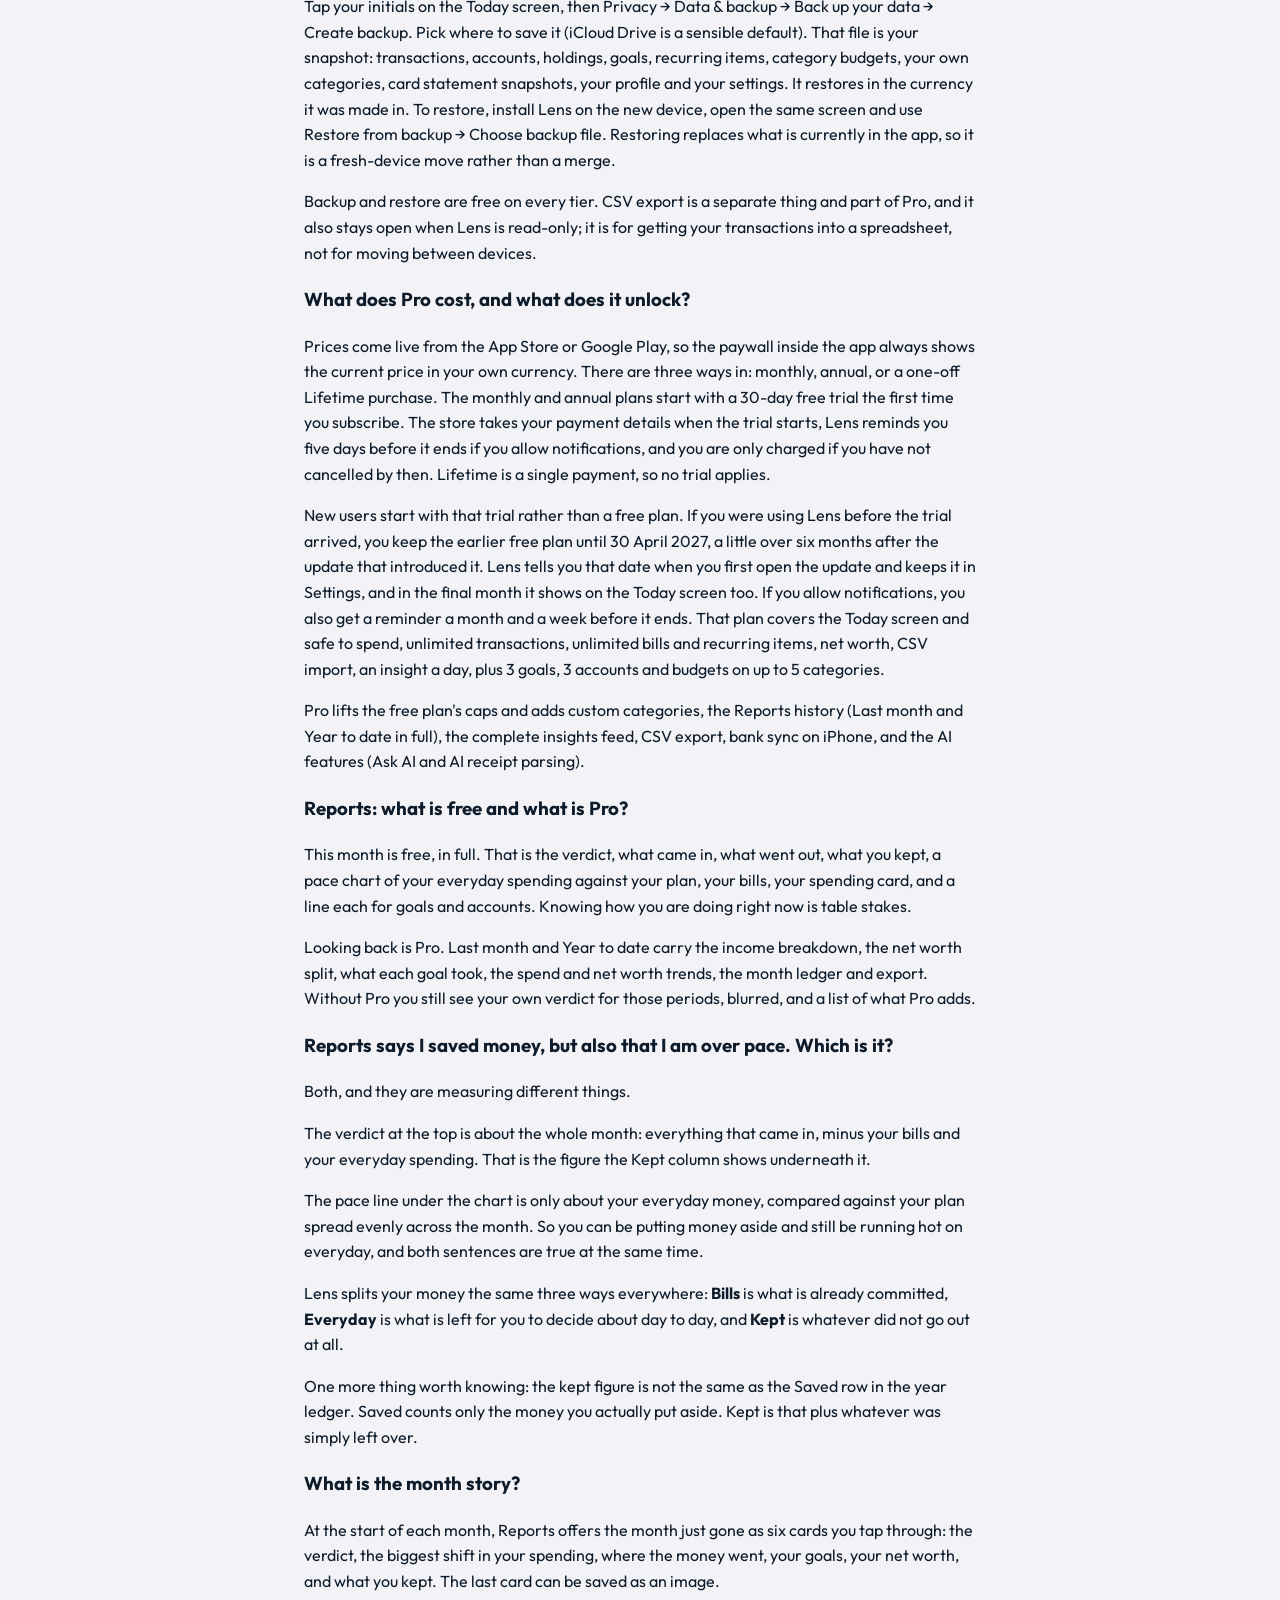
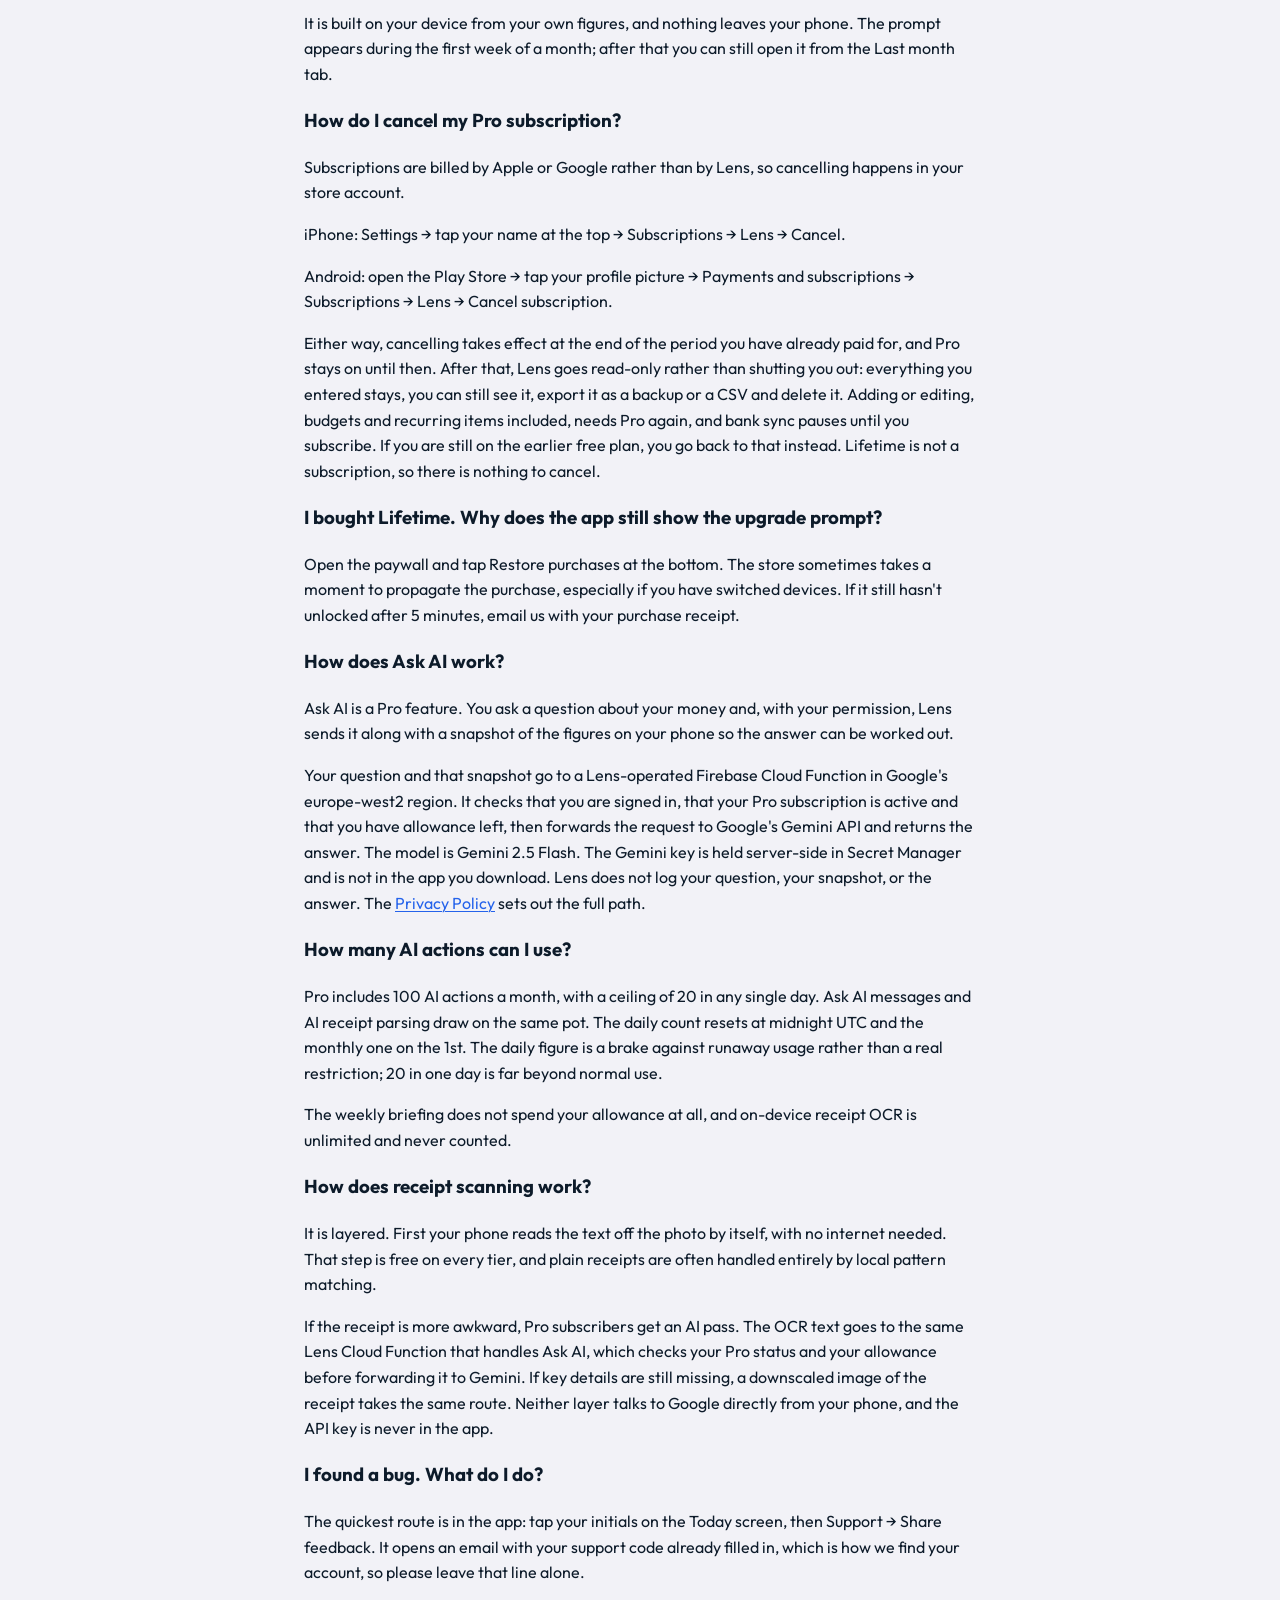
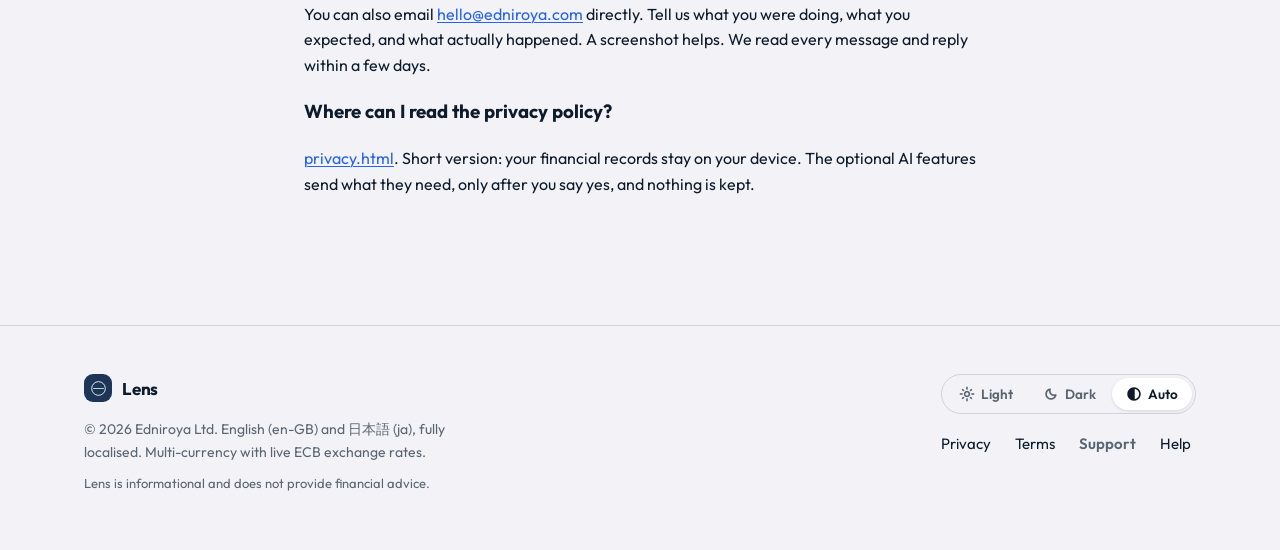
<file: support.html>
<!DOCTYPE html>
<html lang="en-GB">
<head>
<meta charset="UTF-8">
<meta name="viewport" content="width=device-width, initial-scale=1.0">
<title>Support · Lens Finance</title>
<link rel="preconnect" href="https://fonts.googleapis.com">
<link rel="preconnect" href="https://fonts.gstatic.com" crossorigin>
<link href="https://fonts.googleapis.com/css2?family=Outfit:wght@400;500;600;700&display=swap" rel="stylesheet">
<style>
  :root {
    --navy: #1D3557;
    --navy-dark: #0D1B2A;
    --mint: #A8DADC;
    --bg: #FAFAFA;
    --text: #1A1A1A;
    --muted: #444444;
    --border: #E5E5EA;
  }
  * { box-sizing: border-box; }
  body {
    margin: 0;
    font-family: 'Outfit', -apple-system, BlinkMacSystemFont, system-ui, sans-serif;
    background: var(--bg);
    color: var(--text);
    line-height: 1.6;
    -webkit-font-smoothing: antialiased;
  }
  .container {
    max-width: 720px;
    margin: 0 auto;
    padding: 3rem 1.5rem 4rem;
  }
  header {
    border-bottom: 1px solid var(--border);
    padding-bottom: 1.5rem;
    margin-bottom: 2rem;
  }
  .brand {
    font-size: 14px;
    color: var(--muted);
    letter-spacing: 0.05em;
    text-transform: uppercase;
    margin: 0 0 0.5rem;
  }
  h1 {
    font-size: 32px;
    font-weight: 600;
    color: var(--navy);
    margin: 0 0 0.5rem;
    line-height: 1.2;
  }
  .meta {
    font-size: 14px;
    color: var(--muted);
    margin: 0;
  }
  h2 {
    font-size: 20px;
    font-weight: 600;
    color: var(--navy);
    margin: 2.5rem 0 0.75rem;
  }
  p {
    margin: 0 0 1rem;
    color: var(--text);
  }
  .highlight {
    background: var(--mint);
    color: var(--navy-dark);
    padding: 1.25rem 1.5rem;
    border-radius: 12px;
    margin: 1.5rem 0 2rem;
    font-weight: 500;
  }
  .highlight p { margin: 0 0 0.75rem; color: var(--navy-dark); }
  .highlight p:last-child { margin: 0; }
  ul {
    padding-left: 1.5rem;
    margin: 0 0 1rem;
  }
  li {
    margin-bottom: 0.4rem;
  }
  a {
    color: var(--navy);
    text-decoration: underline;
    text-decoration-thickness: 1px;
    text-underline-offset: 2px;
  }
  a:hover { color: var(--navy-dark); }
  .lang-switch {
    text-align: right;
    margin: 0 0 1.5rem;
    font-size: 14px;
    color: var(--muted);
  }
  footer {
    margin-top: 3rem;
    padding-top: 1.5rem;
    border-top: 1px solid var(--border);
    font-size: 14px;
    color: var(--muted);
  }
  :root {
    --lp-bg: #F2F2F7;
    --lp-surface: #FFFFFF;
    --lp-ink: #0D1B2A;
    --lp-body: #3F4A59;
    --lp-muted: #5B6572;
    --lp-hair: rgba(13, 27, 42, 0.14);
    --lp-link: #2563EB;
    --lp-navy: #1D3557;
  }
  @media (prefers-color-scheme: dark) {
    :root:not([data-theme="light"]) {
      --lp-bg: #10101A;
      --lp-surface: #16192A;
      --lp-ink: rgba(255, 255, 255, 0.92);
      --lp-body: #AEB7C8;
      --lp-muted: #8B96B0;
      --lp-hair: rgba(255, 255, 255, 0.14);
      --lp-link: #60A5FA;
    }
  }
  :root[data-theme="dark"] {
    --lp-bg: #10101A;
    --lp-surface: #16192A;
    --lp-ink: rgba(255, 255, 255, 0.92);
    --lp-body: #AEB7C8;
    --lp-muted: #8B96B0;
    --lp-hair: rgba(255, 255, 255, 0.14);
    --lp-link: #60A5FA;
  }
  /* The generators style bare `header` and `footer` for the old chrome.
     Those rules still apply to these elements, so they are overridden here
     with element+class specificity rather than edited out of two files. */
  header.lp-head {
    padding-bottom: 0;
    margin-bottom: 0;
    border-bottom: 1px solid var(--lp-hair);
  }
  footer.lp-foot {
    padding-top: 0;
    border-top: 1px solid var(--lp-hair);
    font-size: inherit;
    color: var(--lp-ink);
  }
  .lp-head {
    position: sticky;
    top: 0;
    z-index: 50;
    background: var(--lp-bg);
    border-bottom: 1px solid var(--lp-hair);
  }
  .lp-head-inner {
    max-width: 1160px;
    margin: 0 auto;
    padding: 14px 24px;
    display: flex;
    align-items: center;
    gap: clamp(12px, 1.6vw, 24px);
    min-width: 0;
  }
  .lp-brand {
    display: flex;
    align-items: center;
    gap: 10px;
    text-decoration: none;
    color: var(--lp-ink);
    flex: 0 0 auto;
  }
  .lp-mark {
    display: inline-flex;
    width: 38px;
    height: 38px;
    border-radius: 12px;
    background: var(--lp-navy);
    align-items: center;
    justify-content: center;
  }
  .lp-mark-sm {
    width: 28px;
    height: 28px;
    border-radius: 9px;
  }
  .lp-word {
    font-weight: 700;
    font-size: 20.5px;
    letter-spacing: -0.01em;
  }
  .lp-word-sm {
    font-size: 17px;
  }
  .lp-nav {
    display: flex;
    gap: clamp(8px, 1.2vw, 18px);
    margin-left: auto;
    align-items: center;
    min-width: 0;
    overflow-x: auto;
    scrollbar-width: none;
  }
  .lp-nav::-webkit-scrollbar { display: none; }
  .lp-nav-link {
    color: var(--lp-ink);
    text-decoration: none;
    font-size: 15px;
    white-space: nowrap;
    flex: 0 0 auto;
    padding: 6px 12px;
    border-radius: 999px;
    transition: color 250ms, background 250ms;
  }
  .lp-nav-link:hover,
  .lp-nav-link:focus-visible {
    background: var(--lp-surface);
  }
  .lp-pill {
    background: var(--lp-navy);
    color: #FFFFFF;
  }
  .lp-pill:hover,
  .lp-pill:focus-visible {
    background: var(--lp-navy);
    color: #FFFFFF;
  }
  .lp-lang { color: var(--lp-muted); }
  .lp-cta {
    background: var(--lp-navy);
    color: #FFFFFF;
    text-decoration: none;
    font-size: 15px;
    font-weight: 700;
    white-space: nowrap;
    flex: 0 0 auto;
    padding: 10px 18px;
    border-radius: 999px;
  }
  .lp-page-head {
    border-bottom: 1px solid var(--lp-hair);
    padding-bottom: 1.5rem;
    margin-bottom: 2rem;
  }
  .lp-foot {
    border-top: 1px solid var(--lp-hair);
    margin-top: 3rem;
  }
  .lp-foot-inner {
    max-width: 1160px;
    margin: 0 auto;
    padding: 48px 24px 56px;
    display: flex;
    flex-wrap: wrap;
    gap: 28px 48px;
    align-items: flex-start;
    justify-content: space-between;
  }
  .lp-foot-brand { max-width: 420px; }
  .lp-foot-blurb {
    margin: 16px 0 0;
    font-size: 14px;
    line-height: 1.6;
    color: var(--lp-muted);
  }
  .lp-foot-note {
    margin: 10px 0 0;
    font-size: 13px;
    line-height: 1.6;
    color: var(--lp-muted);
  }
  .lp-foot-side {
    display: flex;
    flex-direction: column;
    gap: 18px;
    align-items: flex-start;
  }
  .lp-theme {
    display: inline-flex;
    gap: 2px;
    padding: 3px;
    border-radius: 999px;
    border: 1px solid var(--lp-hair);
  }
  .lp-theme-btn {
    display: inline-flex;
    align-items: center;
    gap: 6px;
    padding: 7px 14px;
    border-radius: 999px;
    border: none;
    cursor: pointer;
    font-family: inherit;
    font-size: 13.5px;
    font-weight: 600;
    color: var(--lp-muted);
    background: transparent;
    transition: background 250ms, color 250ms;
  }
  .lp-theme-btn[aria-pressed="true"] {
    color: var(--lp-ink);
    background: var(--lp-surface);
    box-shadow: 0 1px 3px rgba(13, 27, 42, 0.12);
  }
  .lp-ico {
    font-family: "Material Symbols Rounded";
    font-size: 16px;
    line-height: 1;
  }
  .lp-foot-nav {
    display: flex;
    gap: 24px;
    flex-wrap: wrap;
    font-size: 15px;
  }
  .lp-foot-nav a {
    color: var(--lp-ink);
    text-decoration: none;
  }
  .lp-foot-nav a:hover,
  .lp-foot-nav a:focus-visible { text-decoration: underline; }
  .lp-foot-nav [aria-current="page"] {
    color: var(--lp-muted);
    font-weight: 600;
  }
  .lp-head-inner,
  .lp-foot-inner { box-sizing: border-box; }
  /* The landing page's nav scrolls sideways on a narrow screen rather
     than dropping links, so this does the same. Hiding them made the
     header on a phone look nothing like the landing's, which is the
     opposite of the point. */
  @media (max-width: 860px) {
    .lp-head-inner { gap: 10px; }
    .lp-nav { gap: 6px; }
    .lp-nav-link { padding: 6px 9px; }
  }

  /* The content tokens, redefined from the landing's, so the body themes
     with the chrome instead of staying white under a dark header. */
  :root {
    --bg: var(--lp-bg);
    --text: var(--lp-ink);
    --muted: var(--lp-muted);
    --border: var(--lp-hair);
    --navy: var(--lp-link);
  }
  body { background: var(--lp-bg); color: var(--lp-ink); }
  .container { max-width: 720px; }
</style>
<link rel="stylesheet" href="https://fonts.googleapis.com/css2?family=Material+Symbols+Rounded:opsz,wght,FILL,GRAD@20..48,400,0,0&display=swap">
<script>
  // Applied before first paint so a dark reader never sees a white flash.
  (function () {
    try {
      var t = localStorage.getItem('lens-lp-theme');
      if (t === 'light' || t === 'dark') {
        document.documentElement.setAttribute('data-theme', t);
      }
    } catch (e) {}
  })();
</script>
</head>
<body>
<header class="lp-head">
    <div class="lp-head-inner">
      <a class="lp-brand" href="index.html" aria-label="Lens home">
        <span class="lp-mark"><img src="/assets/logo.svg" alt="" width="27" height="27"></span>
        <span class="lp-word">Lens</span>
      </a>
      <nav class="lp-nav" aria-label="Sections">
        <a class="lp-nav-link" href="index.html#the-number">The number</a>
        <a class="lp-nav-link" href="index.html#siri">Siri</a>
        <a class="lp-nav-link" href="index.html#bank-sync">Bank sync</a>
        <a class="lp-nav-link" href="index.html#insights">Runway</a>
        <a class="lp-nav-link" href="index.html#features">Features</a>
        <a class="lp-nav-link lp-pill" href="index.html#pricing">Pricing</a>
        <a class="lp-nav-link lp-lang" href="ja/support.html">日本語</a>
        <a class="lp-cta" href="index.html#download">Get the app</a>
      </nav>
    </div>
  </header>
<div class="container">
  <div class="lp-page-head">
    <h1>Support</h1>
    <p class="meta">Questions, feedback, bug reports. One person reads everything.</p>
  </div>

<div class="contact-card">
    <h2>Get in touch</h2>
    <p>Email <a href="mailto:hello@edniroya.com">hello@edniroya.com</a> for anything Lens-related. Bug reports, feature requests, billing questions, or just to say hello.</p>
    <p>You can also send a message from inside the app: tap your initials on the Today screen, then Support → Share feedback.</p>
  </div>

  <h2>Common questions</h2>

  <h3>How is "Safe to spend today" calculated?</h3>
  <p>It runs on the calendar month, not your pay cycle. Lens starts from your monthly spending budget and reserves your fixed outgoings off the top, so rent, bills and subscriptions are already set aside before you see a daily number. Bills that only land quarterly or yearly are spread across the months they cover, so one annual invoice doesn't flatten a single month.</p>
  <p>What is left is your day-to-day pot. Lens subtracts the day-to-day spending you have already done this month, then divides by the days left in the month, counting today. Anything you earn above your monthly budget is treated as savings you are protecting, so it never quietly turns into spending money. Money you move into a goal is left out, and so is anything moving in or out of an investment, ISA or pension account, because shifting your own wealth around is not spending. A payment dated later does not count until its day comes, and a pending card payment counts on the day you made it. The number recalculates every time you log a transaction.</p>

  <h3>What is runway?</h3>
  <p>Runway is how long you could go without income. Lens takes the money you could actually reach today (current accounts, savings, cash and pots) and divides it by what you spend in an average month: your last three complete months, leaving out money you moved into goals. In your first month, Lens scales this month's spending so far up to a whole month from the day you joined. Investments, ISAs and pensions are deliberately left out, because that is long-term wealth rather than money for next month's shopping, and an overdrawn account pulls the number down, as it should.</p>
  <p>You will find it on the Insights tab with the full breakdown, and Reports tells you whether it grew or shrank over the period. Early on the card sits in amber, because the figure is still based on the spending you described during setup. Once you have logged enough for Lens to see your real pattern, it turns blue.</p>

  <h3>Can I track accounts in more than one currency?</h3>
  <p>Yes. Every account carries its own currency and its transactions use it, so a yen account stays in ¥ and a sterling account stays in £. You choose a primary currency when you set Lens up, starting from the one for your phone's region, and that is what totals, the Today screen and reports are shown in.</p>
  <p>Accounts in other currencies are converted into your primary currency using mid-market rates, and anything converted is marked with ≈ so you always know when you are looking at an estimate rather than a bank quote. Rates refresh when you are online. To change your primary currency, tap your initials on the Today screen, then Preferences → Currency. Lens asks before it switches, then converts your monthly plan, income, goals, category budgets and card statement figures at today's rate. If it cannot get a rate, it tells you and changes nothing. Accounts, transactions and recurring items keep their own currency, with the converted value shown underneath, and changing the app language never changes your currency.</p>

  <h3>Can I change how Lens looks?</h3>
  <p>Yes. Lens comes in four looks: Lens, Cotton Candy, Afterglow and Lagoon. Tap your initials on the Today screen, then Preferences → Theme. Tap a look to preview your own Today in it, then tap Make it mine. A look changes the colours, the type and the scene behind your pages, never your numbers. Every look reads the same figures.</p>
  <p>Light, Dark and System only apply to the Lens look, because Cotton Candy is always light and Afterglow and Lagoon are always dark. Home Screen widgets keep the Lens colours. There is more in the <a href="help.html#pick-a-look">help article</a>.</p>

  <h3>Investments, ISAs and pensions</h3>
  <p>These accounts hold two things: cash sitting there waiting to be invested, and the holdings you own. Lens adds them together, so uninvested cash never disappears from your net worth.</p>
  <p>Add a holding with its quantity and price per unit. If you are recording a purchase you just made, switch on "Paid from this account's cash" and the cost comes out of that account's cash. Leave it off when you are simply recording shares you already owned. To sell, open the holding, tap Sell, and choose the units and price; the proceeds land back in the account's cash. Selling every unit removes the holding.</p>
  <p>Add money and Withdraw move cash in and out of the account itself. None of this touches safe to spend, because moving your own money between pots is not spending.</p>

  <h3>How does Lens get my bank transactions?</h3>
  <p>Lens does not connect to banks. It reads what Apple already holds on your iPhone, and only if you have set that up yourself and given Lens permission. Three things have to be true: you are on iPhone, your bank is added inside Apple Wallet as a Connected Card, and you have allowed Lens access when iOS asks. Accounts that meet all three appear in Lens. Everything else stays manual, and manual works perfectly well.</p>
  <p>Whether your bank can be a Connected Card is Apple's side of things, and it is answered in the Wallet app rather than in Lens. Connected Cards is not offered in every country. It is not available in Japan today, so manual entry and CSV import are the way in there. If your bank does not appear in Wallet, there is nothing Lens can add to make it appear, and nothing you are missing out on inside the app.</p>

  <h3>How do I set up bank sync?</h3>
  <p>Start in Wallet, since that part happens outside Lens. If your bank card is not in Wallet yet, add it (tap +, then Debit or Credit Card). Then tap the card in Wallet, tap the ••• button, choose Account Connection and approve it with your bank. If the card has no Account Connection option, Apple does not offer it as a Connected Card. Lens cannot do this step for you and cannot add a bank itself. Then come back to Lens, tap your initials on the Today screen, and open Connections → Bank Sync. iOS asks whether to give Lens access to that Wallet data, and once you allow it you can match each account to an existing Lens account or start a new one. Roughly 12 months of history comes in on the first sync. Bank sync is part of Pro.</p>
  <p>The data goes from Wallet's on-device store straight into the app. No aggregator, no server, nothing leaves your phone. Synced transactions are read-only where it counts: the amount, date and details stay exactly as your bank reported them, and they cannot be deleted, because the next sync would bring them straight back. Category, notes and any linked goal are still yours to change.</p>

  <h3>Where is my data stored?</h3>
  <p>On your device, in a local database. Lens has no cloud backend for your financial data. If you delete the app without backing up, the data is gone. See the <a href="privacy.html">Privacy Policy</a> for the architecture details.</p>

  <h3>How do I back up my data?</h3>
  <p>Tap your initials on the Today screen, then Privacy → Data &amp; backup → Back up your data → Create backup. Pick where to save it (iCloud Drive is a sensible default). That file is your snapshot: transactions, accounts, holdings, goals, recurring items, category budgets, your own categories, card statement snapshots, your profile and your settings. It restores in the currency it was made in. To restore, install Lens on the new device, open the same screen and use Restore from backup → Choose backup file. Restoring replaces what is currently in the app, so it is a fresh-device move rather than a merge.</p>
  <p>Backup and restore are free on every tier. CSV export is a separate thing and part of Pro, and it also stays open when Lens is read-only; it is for getting your transactions into a spreadsheet, not for moving between devices.</p>

  <h3>What does Pro cost, and what does it unlock?</h3>
  <p>Prices come live from the App Store or Google Play, so the paywall inside the app always shows the current price in your own currency. There are three ways in: monthly, annual, or a one-off Lifetime purchase. The monthly and annual plans start with a 30-day free trial the first time you subscribe. The store takes your payment details when the trial starts, Lens reminds you five days before it ends if you allow notifications, and you are only charged if you have not cancelled by then. Lifetime is a single payment, so no trial applies.</p>
  <p>New users start with that trial rather than a free plan. If you were using Lens before the trial arrived, you keep the earlier free plan until 30 April 2027, a little over six months after the update that introduced it. Lens tells you that date when you first open the update and keeps it in Settings, and in the final month it shows on the Today screen too. If you allow notifications, you also get a reminder a month and a week before it ends. That plan covers the Today screen and safe to spend, unlimited transactions, unlimited bills and recurring items, net worth, CSV import, an insight a day, plus 3 goals, 3 accounts and budgets on up to 5 categories.</p>
  <p>Pro lifts the free plan's caps and adds custom categories, the Reports history (Last month and Year to date in full), the complete insights feed, CSV export, bank sync on iPhone, and the AI features (Ask AI and AI receipt parsing).</p>

  <h3>Reports: what is free and what is Pro?</h3>
  <p>This month is free, in full. That is the verdict, what came in, what went out, what you kept, a pace chart of your everyday spending against your plan, your bills, your spending card, and a line each for goals and accounts. Knowing how you are doing right now is table stakes.</p>
  <p>Looking back is Pro. Last month and Year to date carry the income breakdown, the net worth split, what each goal took, the spend and net worth trends, the month ledger and export. Without Pro you still see your own verdict for those periods, blurred, and a list of what Pro adds.</p>

  <h3>Reports says I saved money, but also that I am over pace. Which is it?</h3>
  <p>Both, and they are measuring different things.</p>
  <p>The verdict at the top is about the whole month: everything that came in, minus your bills and your everyday spending. That is the figure the Kept column shows underneath it.</p>
  <p>The pace line under the chart is only about your everyday money, compared against your plan spread evenly across the month. So you can be putting money aside and still be running hot on everyday, and both sentences are true at the same time.</p>
  <p>Lens splits your money the same three ways everywhere: <strong>Bills</strong> is what is already committed, <strong>Everyday</strong> is what is left for you to decide about day to day, and <strong>Kept</strong> is whatever did not go out at all.</p>
  <p>One more thing worth knowing: the kept figure is not the same as the Saved row in the year ledger. Saved counts only the money you actually put aside. Kept is that plus whatever was simply left over.</p>

  <h3>What is the month story?</h3>
  <p>At the start of each month, Reports offers the month just gone as six cards you tap through: the verdict, the biggest shift in your spending, where the money went, your goals, your net worth, and what you kept. The last card can be saved as an image.</p>
  <p>It is built on your device from your own figures, and nothing leaves your phone. The prompt appears during the first week of a month; after that you can still open it from the Last month tab.</p>

  <h3>How do I cancel my Pro subscription?</h3>
  <p>Subscriptions are billed by Apple or Google rather than by Lens, so cancelling happens in your store account.</p>
  <p>iPhone: Settings → tap your name at the top → Subscriptions → Lens → Cancel.</p>
  <p>Android: open the Play Store → tap your profile picture → Payments and subscriptions → Subscriptions → Lens → Cancel subscription.</p>
  <p>Either way, cancelling takes effect at the end of the period you have already paid for, and Pro stays on until then. After that, Lens goes read-only rather than shutting you out: everything you entered stays, you can still see it, export it as a backup or a CSV and delete it. Adding or editing, budgets and recurring items included, needs Pro again, and bank sync pauses until you subscribe. If you are still on the earlier free plan, you go back to that instead. Lifetime is not a subscription, so there is nothing to cancel.</p>

  <h3>I bought Lifetime. Why does the app still show the upgrade prompt?</h3>
  <p>Open the paywall and tap Restore purchases at the bottom. The store sometimes takes a moment to propagate the purchase, especially if you have switched devices. If it still hasn't unlocked after 5 minutes, email us with your purchase receipt.</p>

  <h3>How does Ask AI work?</h3>
  <p>Ask AI is a Pro feature. You ask a question about your money and, with your permission, Lens sends it along with a snapshot of the figures on your phone so the answer can be worked out.</p>
  <p>Your question and that snapshot go to a Lens-operated Firebase Cloud Function in Google's europe-west2 region. It checks that you are signed in, that your Pro subscription is active and that you have allowance left, then forwards the request to Google's Gemini API and returns the answer. The model is Gemini 2.5 Flash. The Gemini key is held server-side in Secret Manager and is not in the app you download. Lens does not log your question, your snapshot, or the answer. The <a href="privacy.html">Privacy Policy</a> sets out the full path.</p>

  <h3>How many AI actions can I use?</h3>
  <p>Pro includes 100 AI actions a month, with a ceiling of 20 in any single day. Ask AI messages and AI receipt parsing draw on the same pot. The daily count resets at midnight UTC and the monthly one on the 1st. The daily figure is a brake against runaway usage rather than a real restriction; 20 in one day is far beyond normal use.</p>
  <p>The weekly briefing does not spend your allowance at all, and on-device receipt OCR is unlimited and never counted.</p>

  <h3>How does receipt scanning work?</h3>
  <p>It is layered. First your phone reads the text off the photo by itself, with no internet needed. That step is free on every tier, and plain receipts are often handled entirely by local pattern matching.</p>
  <p>If the receipt is more awkward, Pro subscribers get an AI pass. The OCR text goes to the same Lens Cloud Function that handles Ask AI, which checks your Pro status and your allowance before forwarding it to Gemini. If key details are still missing, a downscaled image of the receipt takes the same route. Neither layer talks to Google directly from your phone, and the API key is never in the app.</p>

  <h3>I found a bug. What do I do?</h3>
  <p>The quickest route is in the app: tap your initials on the Today screen, then Support → Share feedback. It opens an email with your support code already filled in, which is how we find your account, so please leave that line alone.</p>
  <p>You can also email <a href="mailto:hello@edniroya.com">hello@edniroya.com</a> directly. Tell us what you were doing, what you expected, and what actually happened. A screenshot helps. We read every message and reply within a few days.</p>

  <h3>Where can I read the privacy policy?</h3>
  <p><a href="privacy.html">privacy.html</a>. Short version: your financial records stay on your device. The optional AI features send what they need, only after you say yes, and nothing is kept.</p>
</div>
<footer class="lp-foot">
    <div class="lp-foot-inner">
      <div class="lp-foot-brand">
        <a class="lp-brand" href="index.html">
          <span class="lp-mark lp-mark-sm"><img src="/assets/logo.svg" alt="" width="19" height="19"></span>
          <span class="lp-word lp-word-sm">Lens</span>
        </a>
        <p class="lp-foot-blurb">© 2026 Edniroya Ltd. English (en-GB) and 日本語 (ja), fully localised. Multi-currency with live ECB exchange rates.</p>
        <p class="lp-foot-note">Lens is informational and does not provide financial advice.</p>
      </div>
      <div class="lp-foot-side">
        <div class="lp-theme" role="group" aria-label="Appearance"><button type="button" class="lp-theme-btn" data-theme-choice="light" aria-pressed="false"><span class="lp-ico" aria-hidden="true">light_mode</span>Light</button><button type="button" class="lp-theme-btn" data-theme-choice="dark" aria-pressed="false"><span class="lp-ico" aria-hidden="true">dark_mode</span>Dark</button><button type="button" class="lp-theme-btn" data-theme-choice="auto" aria-pressed="false"><span class="lp-ico" aria-hidden="true">contrast</span>Auto</button></div>
        <nav class="lp-foot-nav" aria-label="Legal and support">
        <a href="privacy.html">Privacy</a>
        <a href="terms.html">Terms</a>
        <span aria-current="page">Support</span>
        <a href="help.html">Help</a>
        </nav>
      </div>
    </div>
  </footer>
  <script>
    (function () {
      var root = document.documentElement;
      var btns = Array.prototype.slice.call(
        document.querySelectorAll('[data-theme-choice]'));
      function current() {
        try { return localStorage.getItem('lens-lp-theme') || 'auto'; }
        catch (e) { return 'auto'; }
      }
      function paint(mode) {
        if (mode === 'auto') root.removeAttribute('data-theme');
        else root.setAttribute('data-theme', mode);
        btns.forEach(function (b) {
          b.setAttribute('aria-pressed',
            String(b.getAttribute('data-theme-choice') === mode));
        });
      }
      btns.forEach(function (b) {
        b.addEventListener('click', function () {
          var mode = b.getAttribute('data-theme-choice');
          try { localStorage.setItem('lens-lp-theme', mode); } catch (e) {}
          paint(mode);
        });
      });
      paint(current());
    })();
  </script>
</body>
</html>
</file>
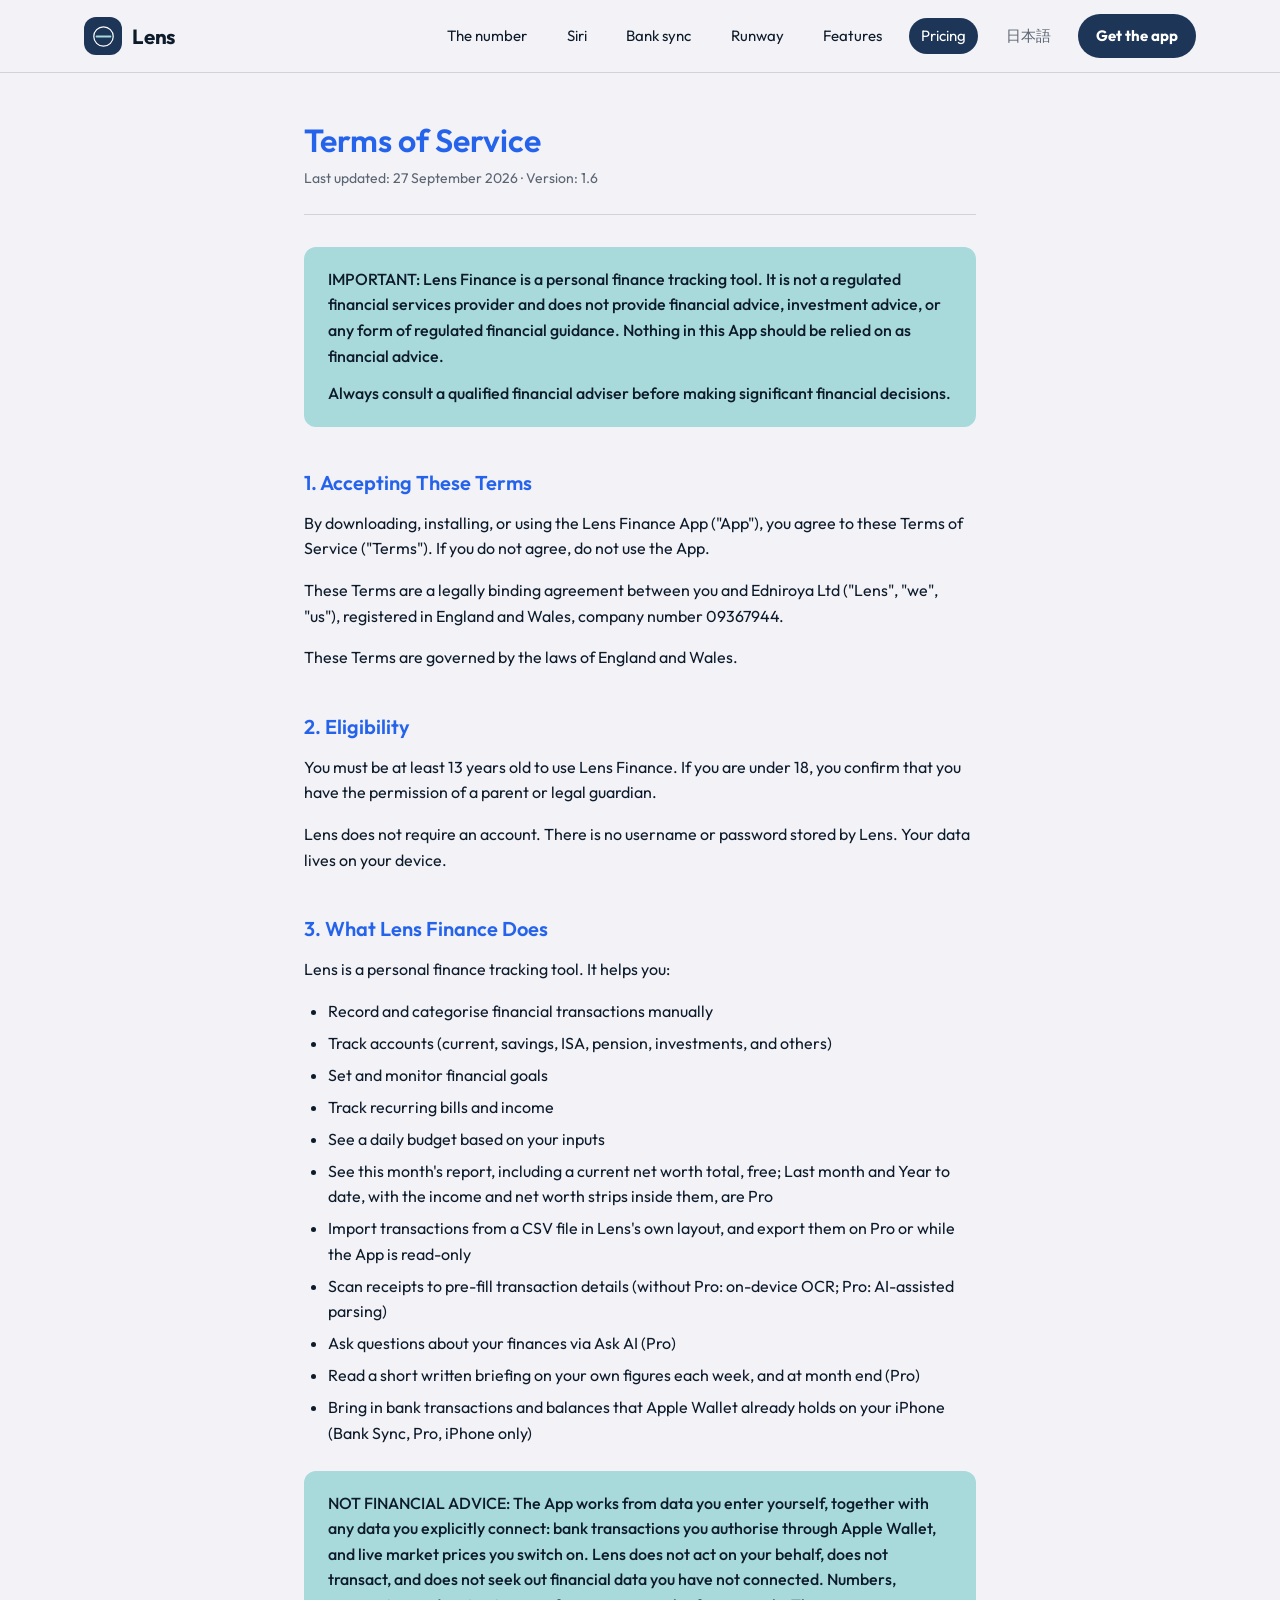
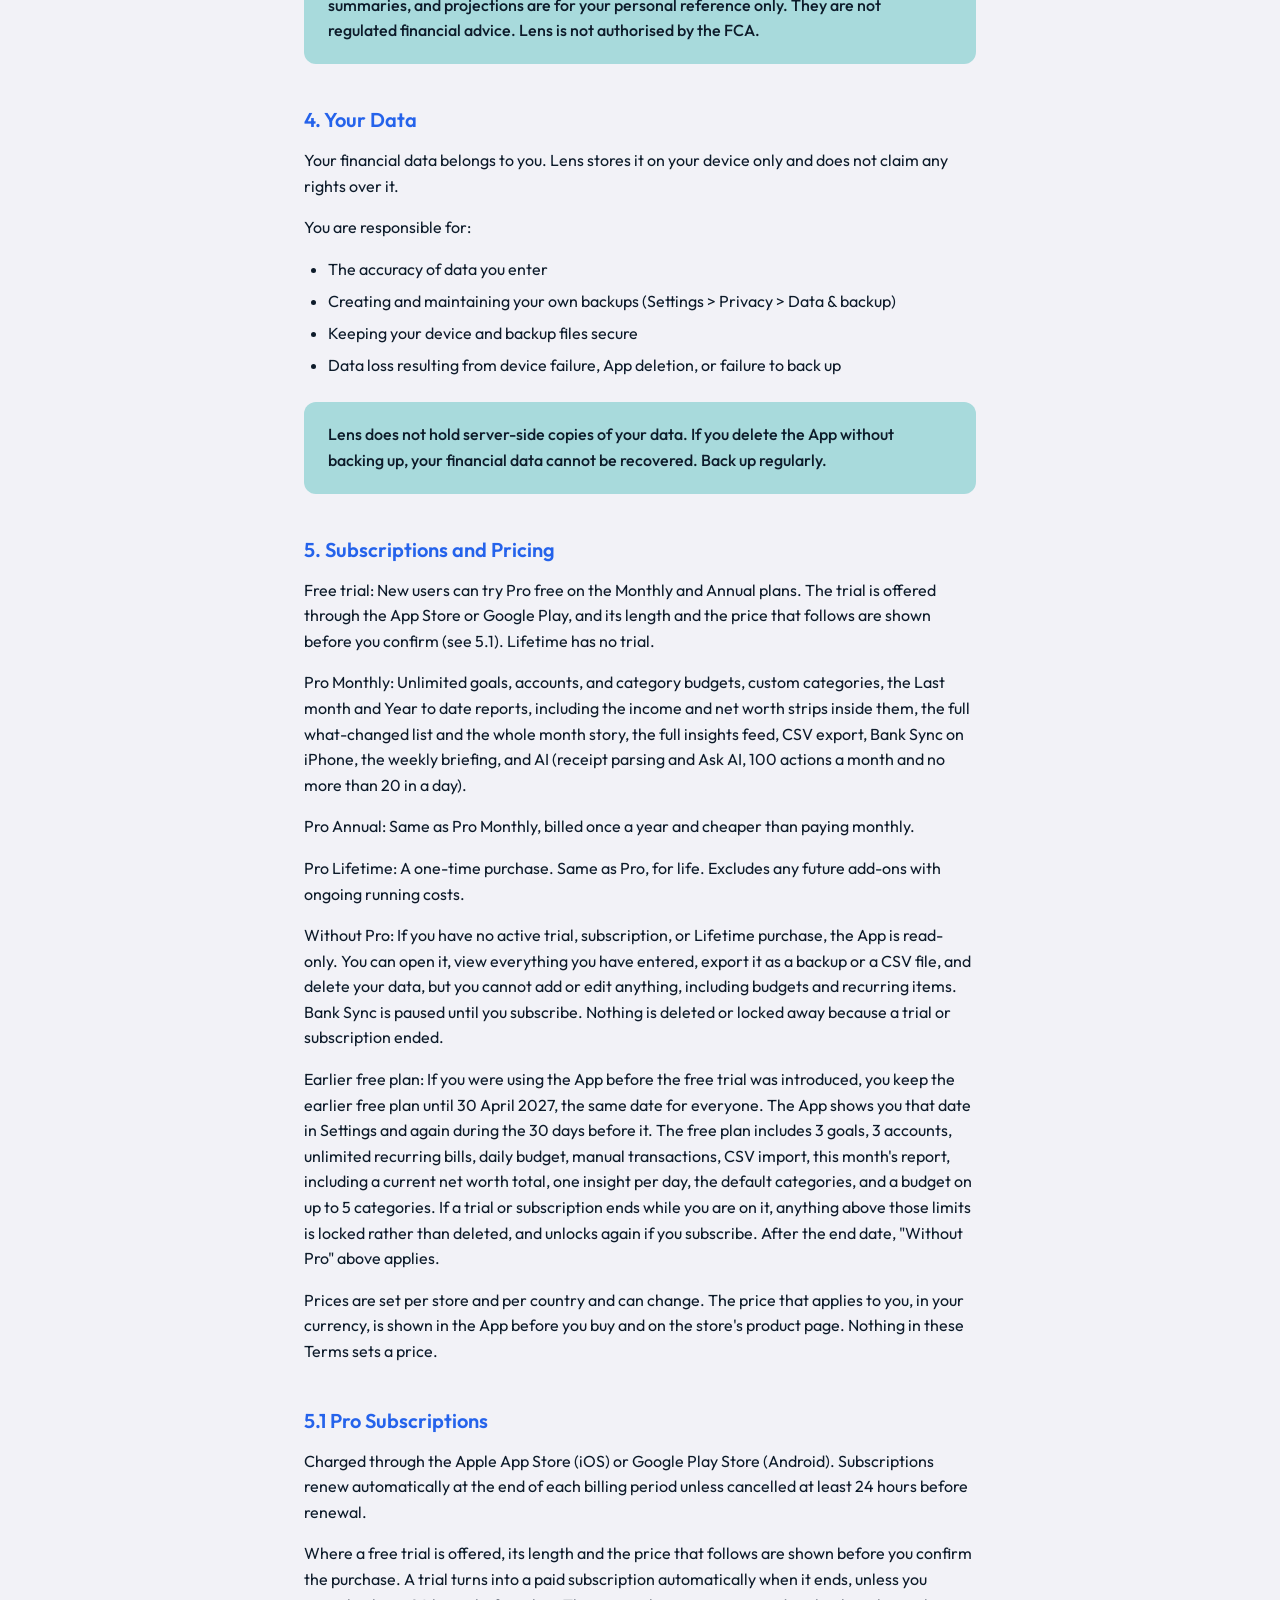
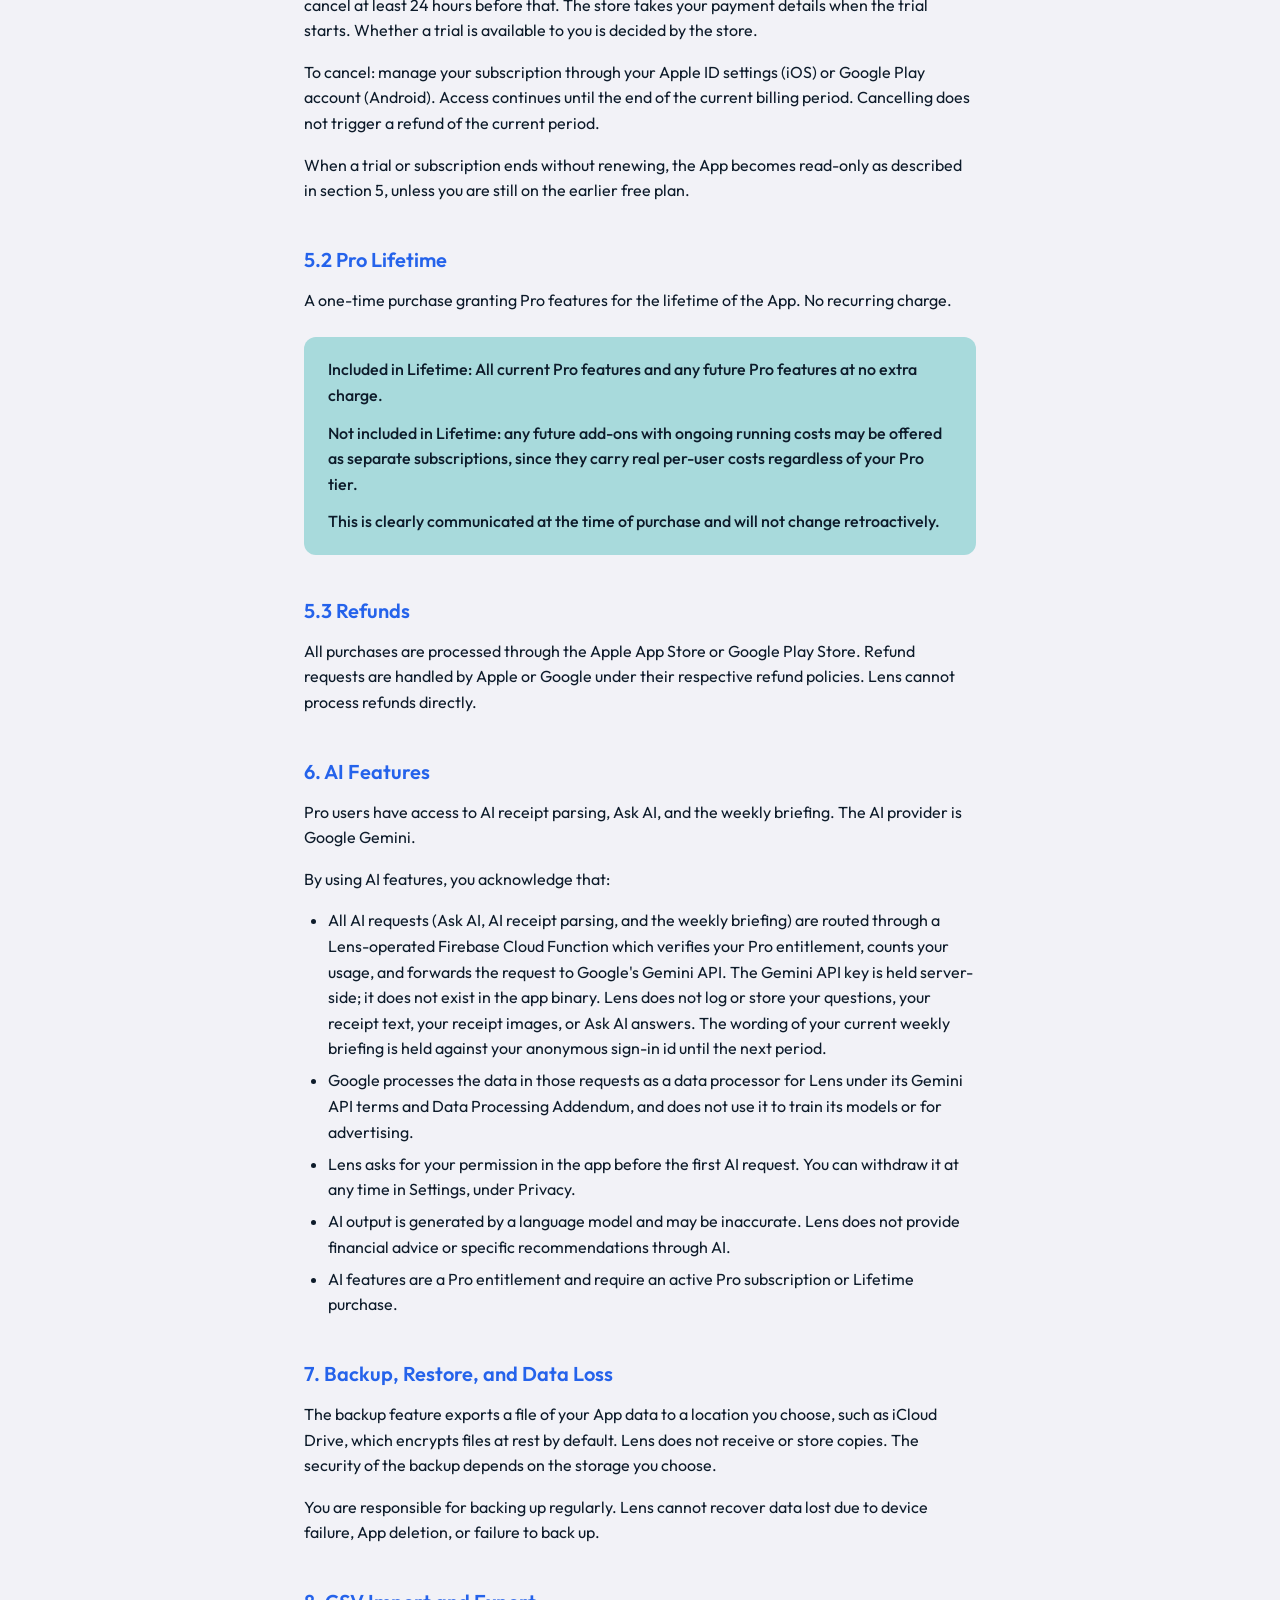
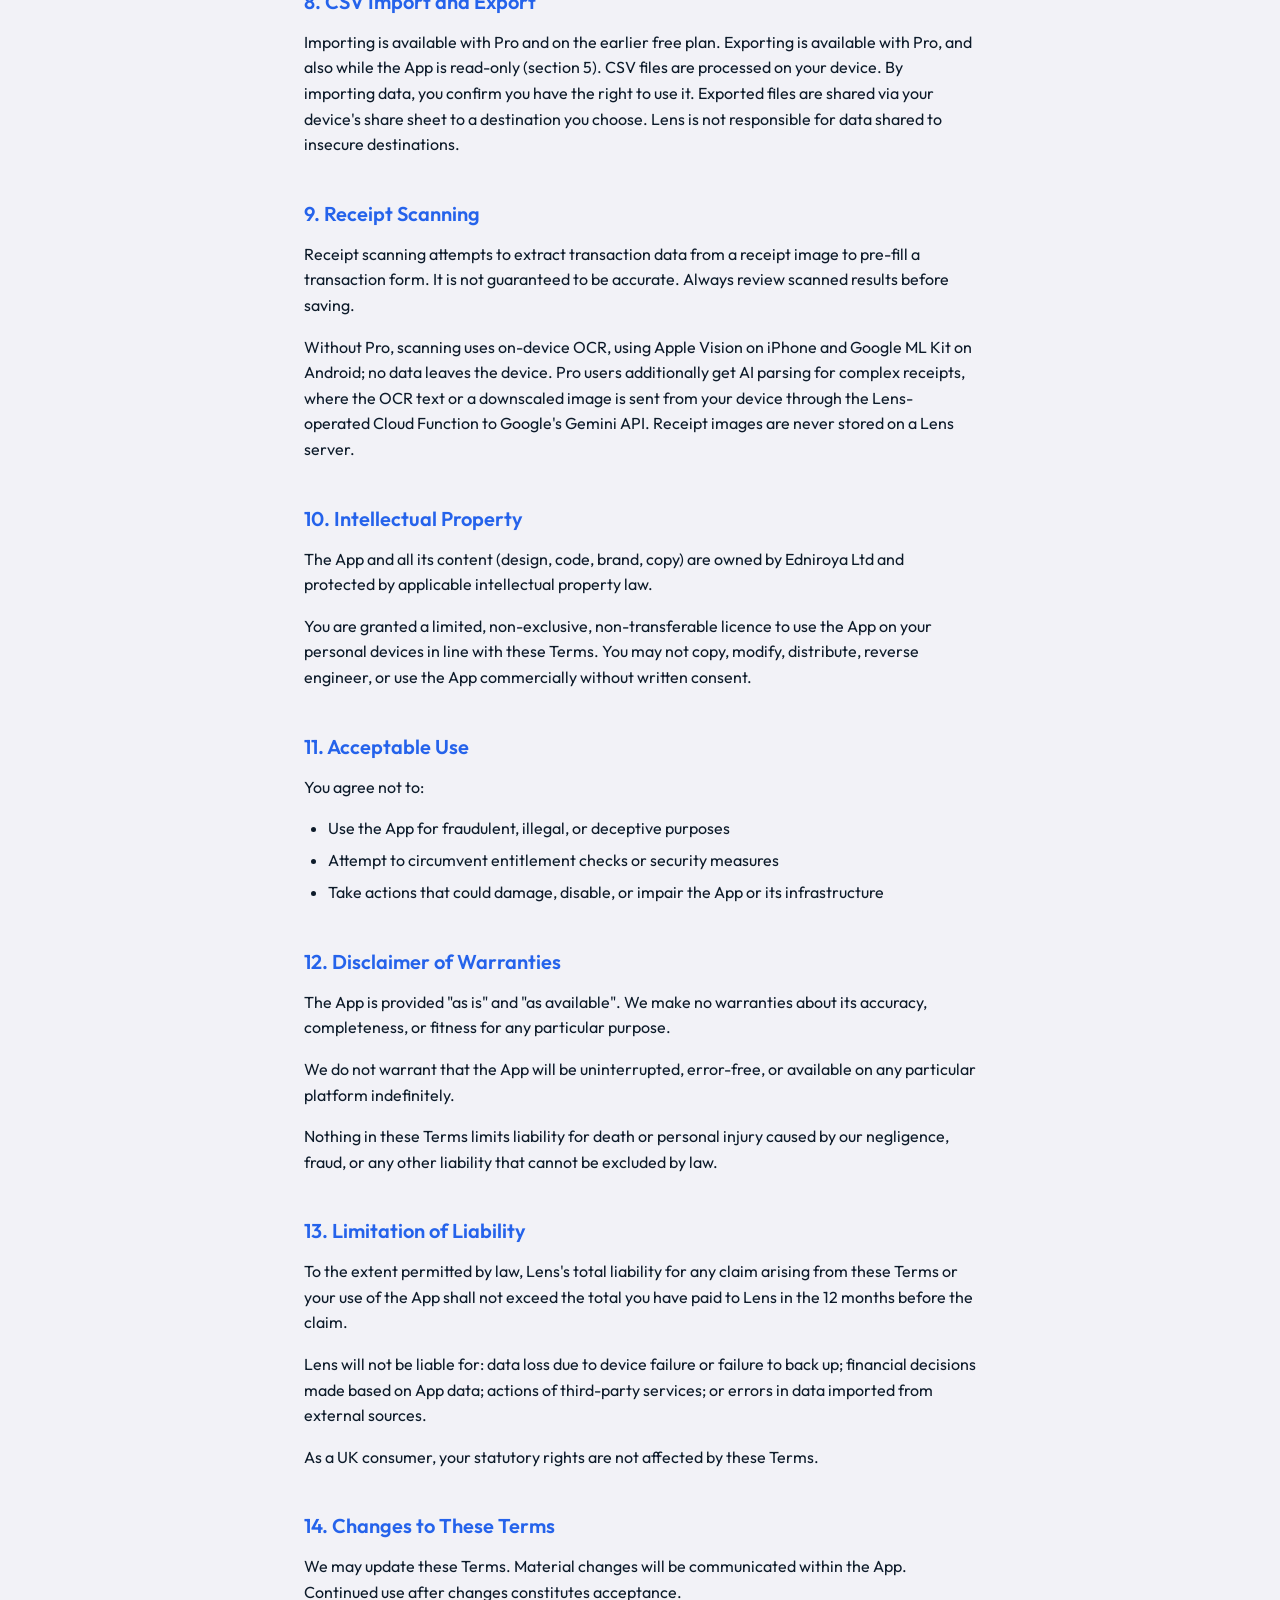
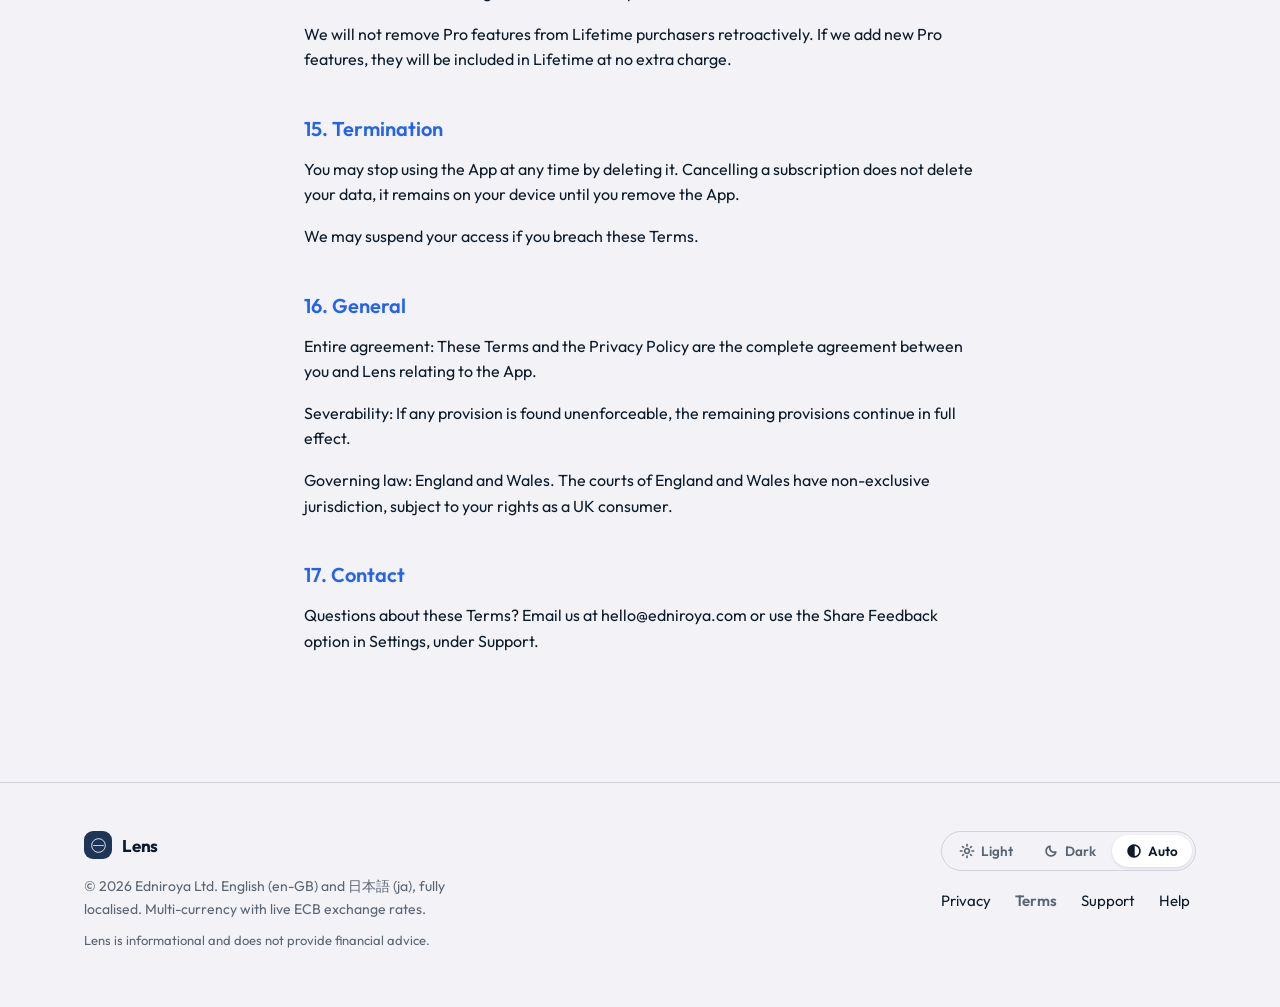
<file: terms.html>
<!DOCTYPE html>
<html lang="en-GB">
<head>
<meta charset="UTF-8">
<meta name="viewport" content="width=device-width, initial-scale=1.0">
<title>Terms of Service · Lens Finance</title>
<link rel="preconnect" href="https://fonts.googleapis.com">
<link rel="preconnect" href="https://fonts.gstatic.com" crossorigin>
<link href="https://fonts.googleapis.com/css2?family=Outfit:wght@400;500;600;700&display=swap" rel="stylesheet">
<style>
  :root {
    --navy: #1D3557;
    --navy-dark: #0D1B2A;
    --mint: #A8DADC;
    --bg: #FAFAFA;
    --text: #1A1A1A;
    --muted: #444444;
    --border: #E5E5EA;
  }
  * { box-sizing: border-box; }
  body {
    margin: 0;
    font-family: 'Outfit', -apple-system, BlinkMacSystemFont, system-ui, sans-serif;
    background: var(--bg);
    color: var(--text);
    line-height: 1.6;
    -webkit-font-smoothing: antialiased;
  }
  .container {
    max-width: 720px;
    margin: 0 auto;
    padding: 3rem 1.5rem 4rem;
  }
  header {
    border-bottom: 1px solid var(--border);
    padding-bottom: 1.5rem;
    margin-bottom: 2rem;
  }
  .brand {
    font-size: 14px;
    color: var(--muted);
    letter-spacing: 0.05em;
    text-transform: uppercase;
    margin: 0 0 0.5rem;
  }
  h1 {
    font-size: 32px;
    font-weight: 600;
    color: var(--navy);
    margin: 0 0 0.5rem;
    line-height: 1.2;
  }
  .meta {
    font-size: 14px;
    color: var(--muted);
    margin: 0;
  }
  h2 {
    font-size: 20px;
    font-weight: 600;
    color: var(--navy);
    margin: 2.5rem 0 0.75rem;
  }
  p {
    margin: 0 0 1rem;
    color: var(--text);
  }
  .highlight {
    background: var(--mint);
    color: var(--navy-dark);
    padding: 1.25rem 1.5rem;
    border-radius: 12px;
    margin: 1.5rem 0 2rem;
    font-weight: 500;
  }
  .highlight p { margin: 0 0 0.75rem; color: var(--navy-dark); }
  .highlight p:last-child { margin: 0; }
  ul {
    padding-left: 1.5rem;
    margin: 0 0 1rem;
  }
  li {
    margin-bottom: 0.4rem;
  }
  a {
    color: var(--navy);
    text-decoration: underline;
    text-decoration-thickness: 1px;
    text-underline-offset: 2px;
  }
  a:hover { color: var(--navy-dark); }
  .lang-switch {
    text-align: right;
    margin: 0 0 1.5rem;
    font-size: 14px;
    color: var(--muted);
  }
  footer {
    margin-top: 3rem;
    padding-top: 1.5rem;
    border-top: 1px solid var(--border);
    font-size: 14px;
    color: var(--muted);
  }
  :root {
    --lp-bg: #F2F2F7;
    --lp-surface: #FFFFFF;
    --lp-ink: #0D1B2A;
    --lp-body: #3F4A59;
    --lp-muted: #5B6572;
    --lp-hair: rgba(13, 27, 42, 0.14);
    --lp-link: #2563EB;
    --lp-navy: #1D3557;
  }
  @media (prefers-color-scheme: dark) {
    :root:not([data-theme="light"]) {
      --lp-bg: #10101A;
      --lp-surface: #16192A;
      --lp-ink: rgba(255, 255, 255, 0.92);
      --lp-body: #AEB7C8;
      --lp-muted: #8B96B0;
      --lp-hair: rgba(255, 255, 255, 0.14);
      --lp-link: #60A5FA;
    }
  }
  :root[data-theme="dark"] {
    --lp-bg: #10101A;
    --lp-surface: #16192A;
    --lp-ink: rgba(255, 255, 255, 0.92);
    --lp-body: #AEB7C8;
    --lp-muted: #8B96B0;
    --lp-hair: rgba(255, 255, 255, 0.14);
    --lp-link: #60A5FA;
  }
  /* The generators style bare `header` and `footer` for the old chrome.
     Those rules still apply to these elements, so they are overridden here
     with element+class specificity rather than edited out of two files. */
  header.lp-head {
    padding-bottom: 0;
    margin-bottom: 0;
    border-bottom: 1px solid var(--lp-hair);
  }
  footer.lp-foot {
    padding-top: 0;
    border-top: 1px solid var(--lp-hair);
    font-size: inherit;
    color: var(--lp-ink);
  }
  .lp-head {
    position: sticky;
    top: 0;
    z-index: 50;
    background: var(--lp-bg);
    border-bottom: 1px solid var(--lp-hair);
  }
  .lp-head-inner {
    max-width: 1160px;
    margin: 0 auto;
    padding: 14px 24px;
    display: flex;
    align-items: center;
    gap: clamp(12px, 1.6vw, 24px);
    min-width: 0;
  }
  .lp-brand {
    display: flex;
    align-items: center;
    gap: 10px;
    text-decoration: none;
    color: var(--lp-ink);
    flex: 0 0 auto;
  }
  .lp-mark {
    display: inline-flex;
    width: 38px;
    height: 38px;
    border-radius: 12px;
    background: var(--lp-navy);
    align-items: center;
    justify-content: center;
  }
  .lp-mark-sm {
    width: 28px;
    height: 28px;
    border-radius: 9px;
  }
  .lp-word {
    font-weight: 700;
    font-size: 20.5px;
    letter-spacing: -0.01em;
  }
  .lp-word-sm {
    font-size: 17px;
  }
  .lp-nav {
    display: flex;
    gap: clamp(8px, 1.2vw, 18px);
    margin-left: auto;
    align-items: center;
    min-width: 0;
    overflow-x: auto;
    scrollbar-width: none;
  }
  .lp-nav::-webkit-scrollbar { display: none; }
  .lp-nav-link {
    color: var(--lp-ink);
    text-decoration: none;
    font-size: 15px;
    white-space: nowrap;
    flex: 0 0 auto;
    padding: 6px 12px;
    border-radius: 999px;
    transition: color 250ms, background 250ms;
  }
  .lp-nav-link:hover,
  .lp-nav-link:focus-visible {
    background: var(--lp-surface);
  }
  .lp-pill {
    background: var(--lp-navy);
    color: #FFFFFF;
  }
  .lp-pill:hover,
  .lp-pill:focus-visible {
    background: var(--lp-navy);
    color: #FFFFFF;
  }
  .lp-lang { color: var(--lp-muted); }
  .lp-cta {
    background: var(--lp-navy);
    color: #FFFFFF;
    text-decoration: none;
    font-size: 15px;
    font-weight: 700;
    white-space: nowrap;
    flex: 0 0 auto;
    padding: 10px 18px;
    border-radius: 999px;
  }
  .lp-page-head {
    border-bottom: 1px solid var(--lp-hair);
    padding-bottom: 1.5rem;
    margin-bottom: 2rem;
  }
  .lp-foot {
    border-top: 1px solid var(--lp-hair);
    margin-top: 3rem;
  }
  .lp-foot-inner {
    max-width: 1160px;
    margin: 0 auto;
    padding: 48px 24px 56px;
    display: flex;
    flex-wrap: wrap;
    gap: 28px 48px;
    align-items: flex-start;
    justify-content: space-between;
  }
  .lp-foot-brand { max-width: 420px; }
  .lp-foot-blurb {
    margin: 16px 0 0;
    font-size: 14px;
    line-height: 1.6;
    color: var(--lp-muted);
  }
  .lp-foot-note {
    margin: 10px 0 0;
    font-size: 13px;
    line-height: 1.6;
    color: var(--lp-muted);
  }
  .lp-foot-side {
    display: flex;
    flex-direction: column;
    gap: 18px;
    align-items: flex-start;
  }
  .lp-theme {
    display: inline-flex;
    gap: 2px;
    padding: 3px;
    border-radius: 999px;
    border: 1px solid var(--lp-hair);
  }
  .lp-theme-btn {
    display: inline-flex;
    align-items: center;
    gap: 6px;
    padding: 7px 14px;
    border-radius: 999px;
    border: none;
    cursor: pointer;
    font-family: inherit;
    font-size: 13.5px;
    font-weight: 600;
    color: var(--lp-muted);
    background: transparent;
    transition: background 250ms, color 250ms;
  }
  .lp-theme-btn[aria-pressed="true"] {
    color: var(--lp-ink);
    background: var(--lp-surface);
    box-shadow: 0 1px 3px rgba(13, 27, 42, 0.12);
  }
  .lp-ico {
    font-family: "Material Symbols Rounded";
    font-size: 16px;
    line-height: 1;
  }
  .lp-foot-nav {
    display: flex;
    gap: 24px;
    flex-wrap: wrap;
    font-size: 15px;
  }
  .lp-foot-nav a {
    color: var(--lp-ink);
    text-decoration: none;
  }
  .lp-foot-nav a:hover,
  .lp-foot-nav a:focus-visible { text-decoration: underline; }
  .lp-foot-nav [aria-current="page"] {
    color: var(--lp-muted);
    font-weight: 600;
  }
  .lp-head-inner,
  .lp-foot-inner { box-sizing: border-box; }
  /* The landing page's nav scrolls sideways on a narrow screen rather
     than dropping links, so this does the same. Hiding them made the
     header on a phone look nothing like the landing's, which is the
     opposite of the point. */
  @media (max-width: 860px) {
    .lp-head-inner { gap: 10px; }
    .lp-nav { gap: 6px; }
    .lp-nav-link { padding: 6px 9px; }
  }

  /* The content tokens, redefined from the landing's, so the body themes
     with the chrome instead of staying white under a dark header. */
  :root {
    --bg: var(--lp-bg);
    --text: var(--lp-ink);
    --muted: var(--lp-muted);
    --border: var(--lp-hair);
    --navy: var(--lp-link);
  }
  body { background: var(--lp-bg); color: var(--lp-ink); }
  .container { max-width: 720px; }
</style>
<link rel="stylesheet" href="https://fonts.googleapis.com/css2?family=Material+Symbols+Rounded:opsz,wght,FILL,GRAD@20..48,400,0,0&display=swap">
<script>
  // Applied before first paint so a dark reader never sees a white flash.
  (function () {
    try {
      var t = localStorage.getItem('lens-lp-theme');
      if (t === 'light' || t === 'dark') {
        document.documentElement.setAttribute('data-theme', t);
      }
    } catch (e) {}
  })();
</script>
</head>
<body>
  <header class="lp-head">
    <div class="lp-head-inner">
      <a class="lp-brand" href="index.html" aria-label="Lens home">
        <span class="lp-mark"><img src="/assets/logo.svg" alt="" width="27" height="27"></span>
        <span class="lp-word">Lens</span>
      </a>
      <nav class="lp-nav" aria-label="Sections">
        <a class="lp-nav-link" href="index.html#the-number">The number</a>
        <a class="lp-nav-link" href="index.html#siri">Siri</a>
        <a class="lp-nav-link" href="index.html#bank-sync">Bank sync</a>
        <a class="lp-nav-link" href="index.html#insights">Runway</a>
        <a class="lp-nav-link" href="index.html#features">Features</a>
        <a class="lp-nav-link lp-pill" href="index.html#pricing">Pricing</a>
        <a class="lp-nav-link lp-lang" href="ja/terms.html">日本語</a>
        <a class="lp-cta" href="index.html#download">Get the app</a>
      </nav>
    </div>
  </header>
<div class="container">
  <div class="lp-page-head">
    <h1>Terms of Service</h1>
    <p class="meta">Last updated: 27 September 2026 · Version: 1.6</p>
  </div>

  <div class="highlight">
    <p>IMPORTANT: Lens Finance is a personal finance tracking tool. It is not a regulated financial services provider and does not provide financial advice, investment advice, or any form of regulated financial guidance. Nothing in this App should be relied on as financial advice.</p>
    <p>Always consult a qualified financial adviser before making significant financial decisions.</p>
  </div>
  <h2>1. Accepting These Terms</h2>
  <p>By downloading, installing, or using the Lens Finance App (&quot;App&quot;), you agree to these Terms of Service (&quot;Terms&quot;). If you do not agree, do not use the App.</p>
  <p>These Terms are a legally binding agreement between you and Edniroya Ltd (&quot;Lens&quot;, &quot;we&quot;, &quot;us&quot;), registered in England and Wales, company number 09367944.</p>
  <p>These Terms are governed by the laws of England and Wales.</p>
  <h2>2. Eligibility</h2>
  <p>You must be at least 13 years old to use Lens Finance. If you are under 18, you confirm that you have the permission of a parent or legal guardian.</p>
  <p>Lens does not require an account. There is no username or password stored by Lens. Your data lives on your device.</p>
  <h2>3. What Lens Finance Does</h2>
  <p>Lens is a personal finance tracking tool. It helps you:</p>
  <ul>
    <li>Record and categorise financial transactions manually</li>
    <li>Track accounts (current, savings, ISA, pension, investments, and others)</li>
    <li>Set and monitor financial goals</li>
    <li>Track recurring bills and income</li>
    <li>See a daily budget based on your inputs</li>
    <li>See this month's report, including a current net worth total, free; Last month and Year to date, with the income and net worth strips inside them, are Pro</li>
    <li>Import transactions from a CSV file in Lens's own layout, and export them on Pro or while the App is read-only</li>
    <li>Scan receipts to pre-fill transaction details (without Pro: on-device OCR; Pro: AI-assisted parsing)</li>
    <li>Ask questions about your finances via Ask AI (Pro)</li>
    <li>Read a short written briefing on your own figures each week, and at month end (Pro)</li>
    <li>Bring in bank transactions and balances that Apple Wallet already holds on your iPhone (Bank Sync, Pro, iPhone only)</li>
  </ul>
  <div class="highlight">
    <p>NOT FINANCIAL ADVICE: The App works from data you enter yourself, together with any data you explicitly connect: bank transactions you authorise through Apple Wallet, and live market prices you switch on. Lens does not act on your behalf, does not transact, and does not seek out financial data you have not connected. Numbers, summaries, and projections are for your personal reference only. They are not regulated financial advice. Lens is not authorised by the FCA.</p>
  </div>
  <h2>4. Your Data</h2>
  <p>Your financial data belongs to you. Lens stores it on your device only and does not claim any rights over it.</p>
  <p>You are responsible for:</p>
  <ul>
    <li>The accuracy of data you enter</li>
    <li>Creating and maintaining your own backups (Settings &gt; Privacy &gt; Data &amp; backup)</li>
    <li>Keeping your device and backup files secure</li>
    <li>Data loss resulting from device failure, App deletion, or failure to back up</li>
  </ul>
  <div class="highlight">
    <p>Lens does not hold server-side copies of your data. If you delete the App without backing up, your financial data cannot be recovered. Back up regularly.</p>
  </div>
  <h2>5. Subscriptions and Pricing</h2>
  <p>Free trial: New users can try Pro free on the Monthly and Annual plans. The trial is offered through the App Store or Google Play, and its length and the price that follows are shown before you confirm (see 5.1). Lifetime has no trial.</p>
  <p>Pro Monthly: Unlimited goals, accounts, and category budgets, custom categories, the Last month and Year to date reports, including the income and net worth strips inside them, the full what-changed list and the whole month story, the full insights feed, CSV export, Bank Sync on iPhone, the weekly briefing, and AI (receipt parsing and Ask AI, 100 actions a month and no more than 20 in a day).</p>
  <p>Pro Annual: Same as Pro Monthly, billed once a year and cheaper than paying monthly.</p>
  <p>Pro Lifetime: A one-time purchase. Same as Pro, for life. Excludes any future add-ons with ongoing running costs.</p>
  <p>Without Pro: If you have no active trial, subscription, or Lifetime purchase, the App is read-only. You can open it, view everything you have entered, export it as a backup or a CSV file, and delete your data, but you cannot add or edit anything, including budgets and recurring items. Bank Sync is paused until you subscribe. Nothing is deleted or locked away because a trial or subscription ended.</p>
  <p>Earlier free plan: If you were using the App before the free trial was introduced, you keep the earlier free plan until 30 April 2027, the same date for everyone. The App shows you that date in Settings and again during the 30 days before it. The free plan includes 3 goals, 3 accounts, unlimited recurring bills, daily budget, manual transactions, CSV import, this month's report, including a current net worth total, one insight per day, the default categories, and a budget on up to 5 categories. If a trial or subscription ends while you are on it, anything above those limits is locked rather than deleted, and unlocks again if you subscribe. After the end date, &quot;Without Pro&quot; above applies.</p>
  <p>Prices are set per store and per country and can change. The price that applies to you, in your currency, is shown in the App before you buy and on the store's product page. Nothing in these Terms sets a price.</p>
  <h2>5.1 Pro Subscriptions</h2>
  <p>Charged through the Apple App Store (iOS) or Google Play Store (Android). Subscriptions renew automatically at the end of each billing period unless cancelled at least 24 hours before renewal.</p>
  <p>Where a free trial is offered, its length and the price that follows are shown before you confirm the purchase. A trial turns into a paid subscription automatically when it ends, unless you cancel at least 24 hours before that. The store takes your payment details when the trial starts. Whether a trial is available to you is decided by the store.</p>
  <p>To cancel: manage your subscription through your Apple ID settings (iOS) or Google Play account (Android). Access continues until the end of the current billing period. Cancelling does not trigger a refund of the current period.</p>
  <p>When a trial or subscription ends without renewing, the App becomes read-only as described in section 5, unless you are still on the earlier free plan.</p>
  <h2>5.2 Pro Lifetime</h2>
  <p>A one-time purchase granting Pro features for the lifetime of the App. No recurring charge.</p>
  <div class="highlight">
    <p>Included in Lifetime: All current Pro features and any future Pro features at no extra charge.</p>
    <p>Not included in Lifetime: any future add-ons with ongoing running costs may be offered as separate subscriptions, since they carry real per-user costs regardless of your Pro tier.</p>
    <p>This is clearly communicated at the time of purchase and will not change retroactively.</p>
  </div>
  <h2>5.3 Refunds</h2>
  <p>All purchases are processed through the Apple App Store or Google Play Store. Refund requests are handled by Apple or Google under their respective refund policies. Lens cannot process refunds directly.</p>
  <h2>6. AI Features</h2>
  <p>Pro users have access to AI receipt parsing, Ask AI, and the weekly briefing. The AI provider is Google Gemini.</p>
  <p>By using AI features, you acknowledge that:</p>
  <ul>
    <li>All AI requests (Ask AI, AI receipt parsing, and the weekly briefing) are routed through a Lens-operated Firebase Cloud Function which verifies your Pro entitlement, counts your usage, and forwards the request to Google's Gemini API. The Gemini API key is held server-side; it does not exist in the app binary. Lens does not log or store your questions, your receipt text, your receipt images, or Ask AI answers. The wording of your current weekly briefing is held against your anonymous sign-in id until the next period.</li>
    <li>Google processes the data in those requests as a data processor for Lens under its Gemini API terms and Data Processing Addendum, and does not use it to train its models or for advertising.</li>
    <li>Lens asks for your permission in the app before the first AI request. You can withdraw it at any time in Settings, under Privacy.</li>
    <li>AI output is generated by a language model and may be inaccurate. Lens does not provide financial advice or specific recommendations through AI.</li>
    <li>AI features are a Pro entitlement and require an active Pro subscription or Lifetime purchase.</li>
  </ul>
  <h2>7. Backup, Restore, and Data Loss</h2>
  <p>The backup feature exports a file of your App data to a location you choose, such as iCloud Drive, which encrypts files at rest by default. Lens does not receive or store copies. The security of the backup depends on the storage you choose.</p>
  <p>You are responsible for backing up regularly. Lens cannot recover data lost due to device failure, App deletion, or failure to back up.</p>
  <h2>8. CSV Import and Export</h2>
  <p>Importing is available with Pro and on the earlier free plan. Exporting is available with Pro, and also while the App is read-only (section 5). CSV files are processed on your device. By importing data, you confirm you have the right to use it. Exported files are shared via your device's share sheet to a destination you choose. Lens is not responsible for data shared to insecure destinations.</p>
  <h2>9. Receipt Scanning</h2>
  <p>Receipt scanning attempts to extract transaction data from a receipt image to pre-fill a transaction form. It is not guaranteed to be accurate. Always review scanned results before saving.</p>
  <p>Without Pro, scanning uses on-device OCR, using Apple Vision on iPhone and Google ML Kit on Android; no data leaves the device. Pro users additionally get AI parsing for complex receipts, where the OCR text or a downscaled image is sent from your device through the Lens-operated Cloud Function to Google's Gemini API. Receipt images are never stored on a Lens server.</p>
  <h2>10. Intellectual Property</h2>
  <p>The App and all its content (design, code, brand, copy) are owned by Edniroya Ltd and protected by applicable intellectual property law.</p>
  <p>You are granted a limited, non-exclusive, non-transferable licence to use the App on your personal devices in line with these Terms. You may not copy, modify, distribute, reverse engineer, or use the App commercially without written consent.</p>
  <h2>11. Acceptable Use</h2>
  <p>You agree not to:</p>
  <ul>
    <li>Use the App for fraudulent, illegal, or deceptive purposes</li>
    <li>Attempt to circumvent entitlement checks or security measures</li>
    <li>Take actions that could damage, disable, or impair the App or its infrastructure</li>
  </ul>
  <h2>12. Disclaimer of Warranties</h2>
  <p>The App is provided &quot;as is&quot; and &quot;as available&quot;. We make no warranties about its accuracy, completeness, or fitness for any particular purpose.</p>
  <p>We do not warrant that the App will be uninterrupted, error-free, or available on any particular platform indefinitely.</p>
  <p>Nothing in these Terms limits liability for death or personal injury caused by our negligence, fraud, or any other liability that cannot be excluded by law.</p>
  <h2>13. Limitation of Liability</h2>
  <p>To the extent permitted by law, Lens's total liability for any claim arising from these Terms or your use of the App shall not exceed the total you have paid to Lens in the 12 months before the claim.</p>
  <p>Lens will not be liable for: data loss due to device failure or failure to back up; financial decisions made based on App data; actions of third-party services; or errors in data imported from external sources.</p>
  <p>As a UK consumer, your statutory rights are not affected by these Terms.</p>
  <h2>14. Changes to These Terms</h2>
  <p>We may update these Terms. Material changes will be communicated within the App. Continued use after changes constitutes acceptance.</p>
  <p>We will not remove Pro features from Lifetime purchasers retroactively. If we add new Pro features, they will be included in Lifetime at no extra charge.</p>
  <h2>15. Termination</h2>
  <p>You may stop using the App at any time by deleting it. Cancelling a subscription does not delete your data, it remains on your device until you remove the App.</p>
  <p>We may suspend your access if you breach these Terms.</p>
  <h2>16. General</h2>
  <p>Entire agreement: These Terms and the Privacy Policy are the complete agreement between you and Lens relating to the App.</p>
  <p>Severability: If any provision is found unenforceable, the remaining provisions continue in full effect.</p>
  <p>Governing law: England and Wales. The courts of England and Wales have non-exclusive jurisdiction, subject to your rights as a UK consumer.</p>
  <h2>17. Contact</h2>
  <p>Questions about these Terms? Email us at hello@edniroya.com or use the Share Feedback option in Settings, under Support.</p>

</div>
  <footer class="lp-foot">
    <div class="lp-foot-inner">
      <div class="lp-foot-brand">
        <a class="lp-brand" href="index.html">
          <span class="lp-mark lp-mark-sm"><img src="/assets/logo.svg" alt="" width="19" height="19"></span>
          <span class="lp-word lp-word-sm">Lens</span>
        </a>
        <p class="lp-foot-blurb">© 2026 Edniroya Ltd. English (en-GB) and 日本語 (ja), fully localised. Multi-currency with live ECB exchange rates.</p>
        <p class="lp-foot-note">Lens is informational and does not provide financial advice.</p>
      </div>
      <div class="lp-foot-side">
        <div class="lp-theme" role="group" aria-label="Appearance"><button type="button" class="lp-theme-btn" data-theme-choice="light" aria-pressed="false"><span class="lp-ico" aria-hidden="true">light_mode</span>Light</button><button type="button" class="lp-theme-btn" data-theme-choice="dark" aria-pressed="false"><span class="lp-ico" aria-hidden="true">dark_mode</span>Dark</button><button type="button" class="lp-theme-btn" data-theme-choice="auto" aria-pressed="false"><span class="lp-ico" aria-hidden="true">contrast</span>Auto</button></div>
        <nav class="lp-foot-nav" aria-label="Legal and support">
        <a href="privacy.html">Privacy</a>
        <span aria-current="page">Terms</span>
        <a href="support.html">Support</a>
        <a href="help.html">Help</a>
        </nav>
      </div>
    </div>
  </footer>
  <script>
    (function () {
      var root = document.documentElement;
      var btns = Array.prototype.slice.call(
        document.querySelectorAll('[data-theme-choice]'));
      function current() {
        try { return localStorage.getItem('lens-lp-theme') || 'auto'; }
        catch (e) { return 'auto'; }
      }
      function paint(mode) {
        if (mode === 'auto') root.removeAttribute('data-theme');
        else root.setAttribute('data-theme', mode);
        btns.forEach(function (b) {
          b.setAttribute('aria-pressed',
            String(b.getAttribute('data-theme-choice') === mode));
        });
      }
      btns.forEach(function (b) {
        b.addEventListener('click', function () {
          var mode = b.getAttribute('data-theme-choice');
          try { localStorage.setItem('lens-lp-theme', mode); } catch (e) {}
          paint(mode);
        });
      });
      paint(current());
    })();
  </script>
</body>
</html>
</file>
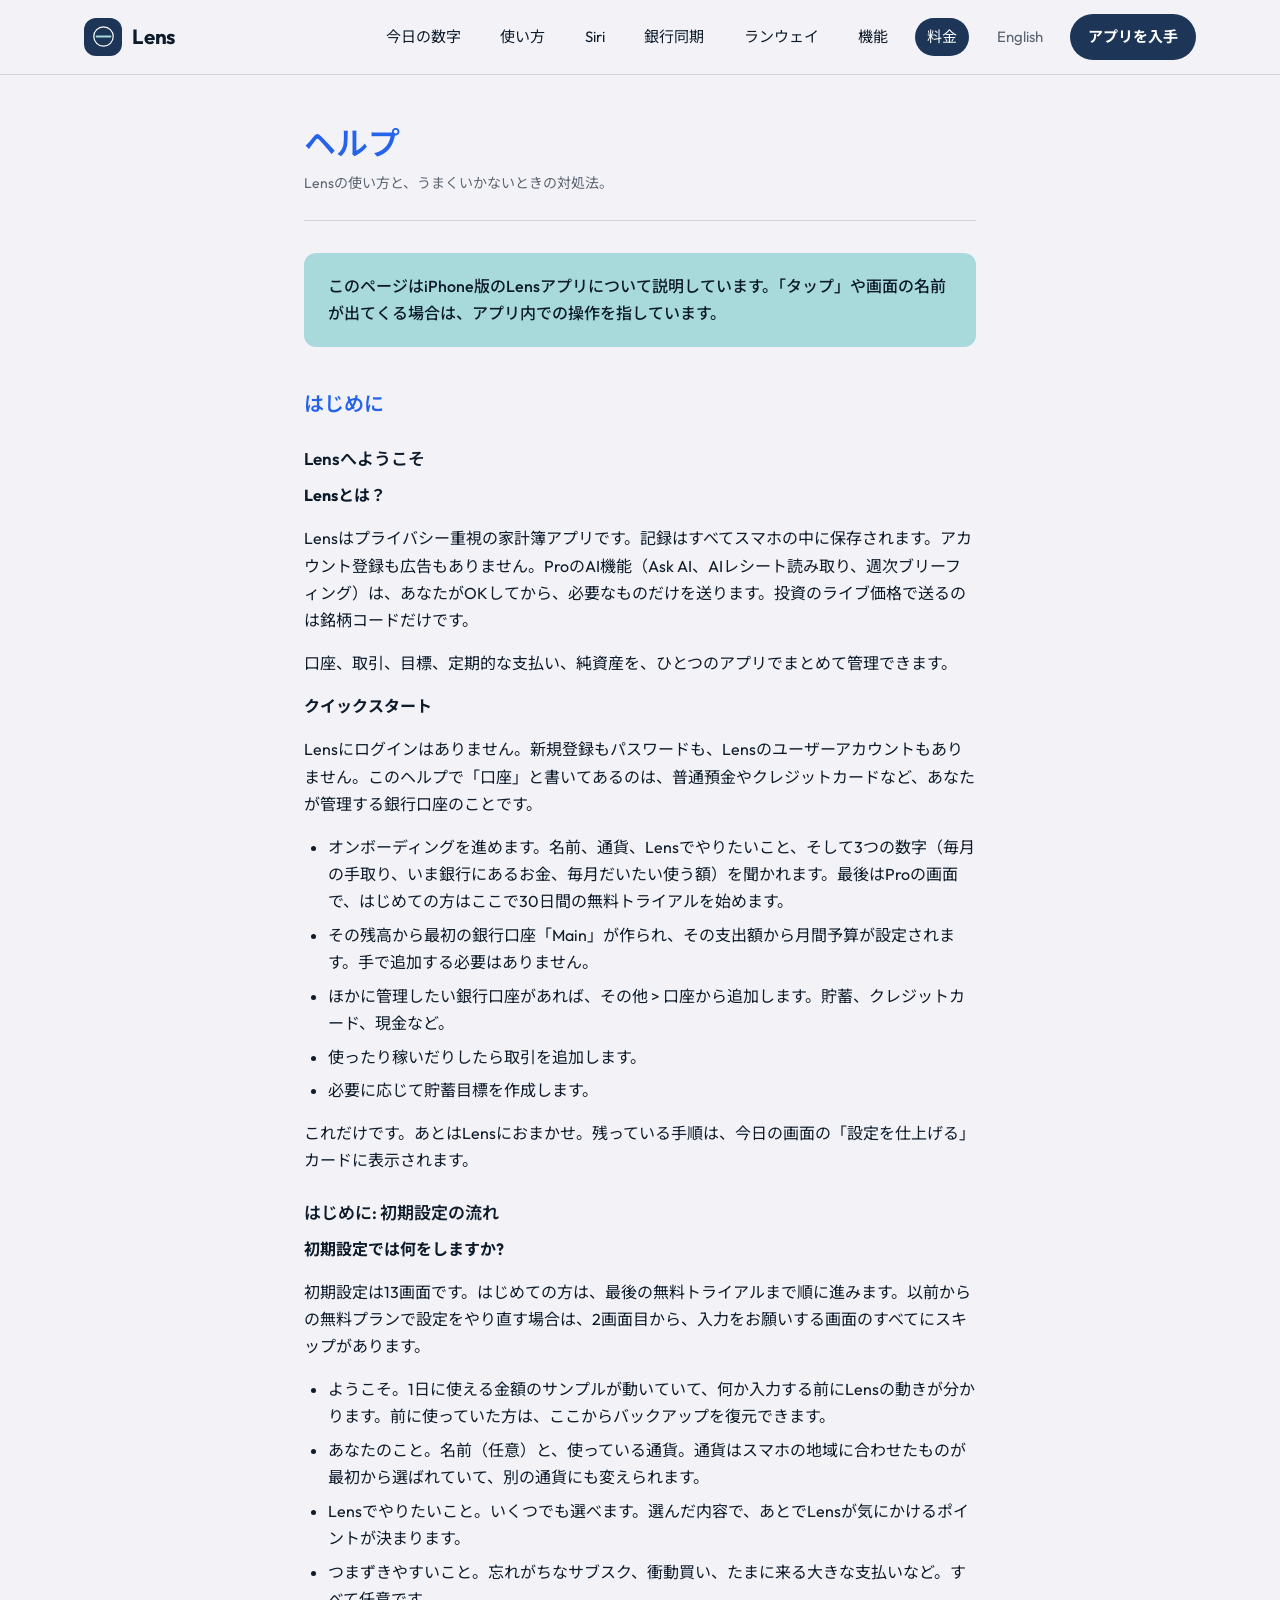
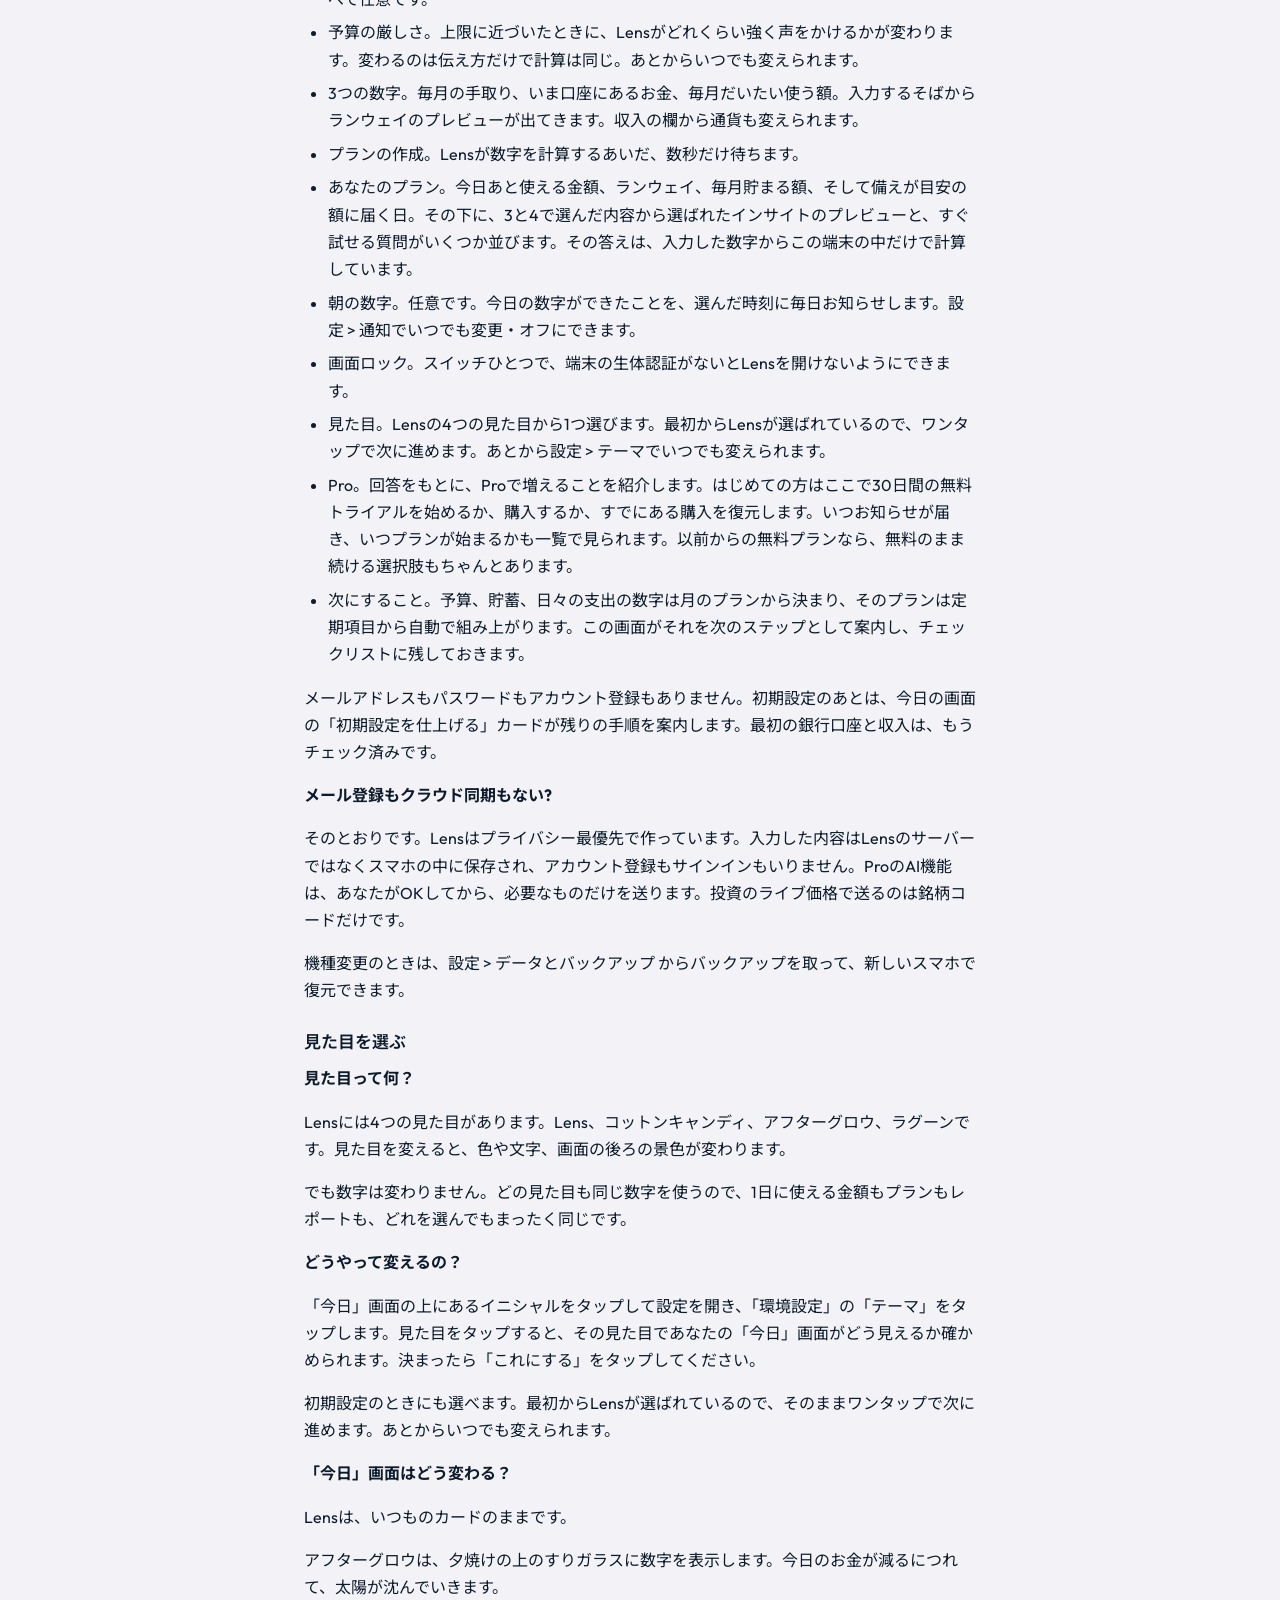
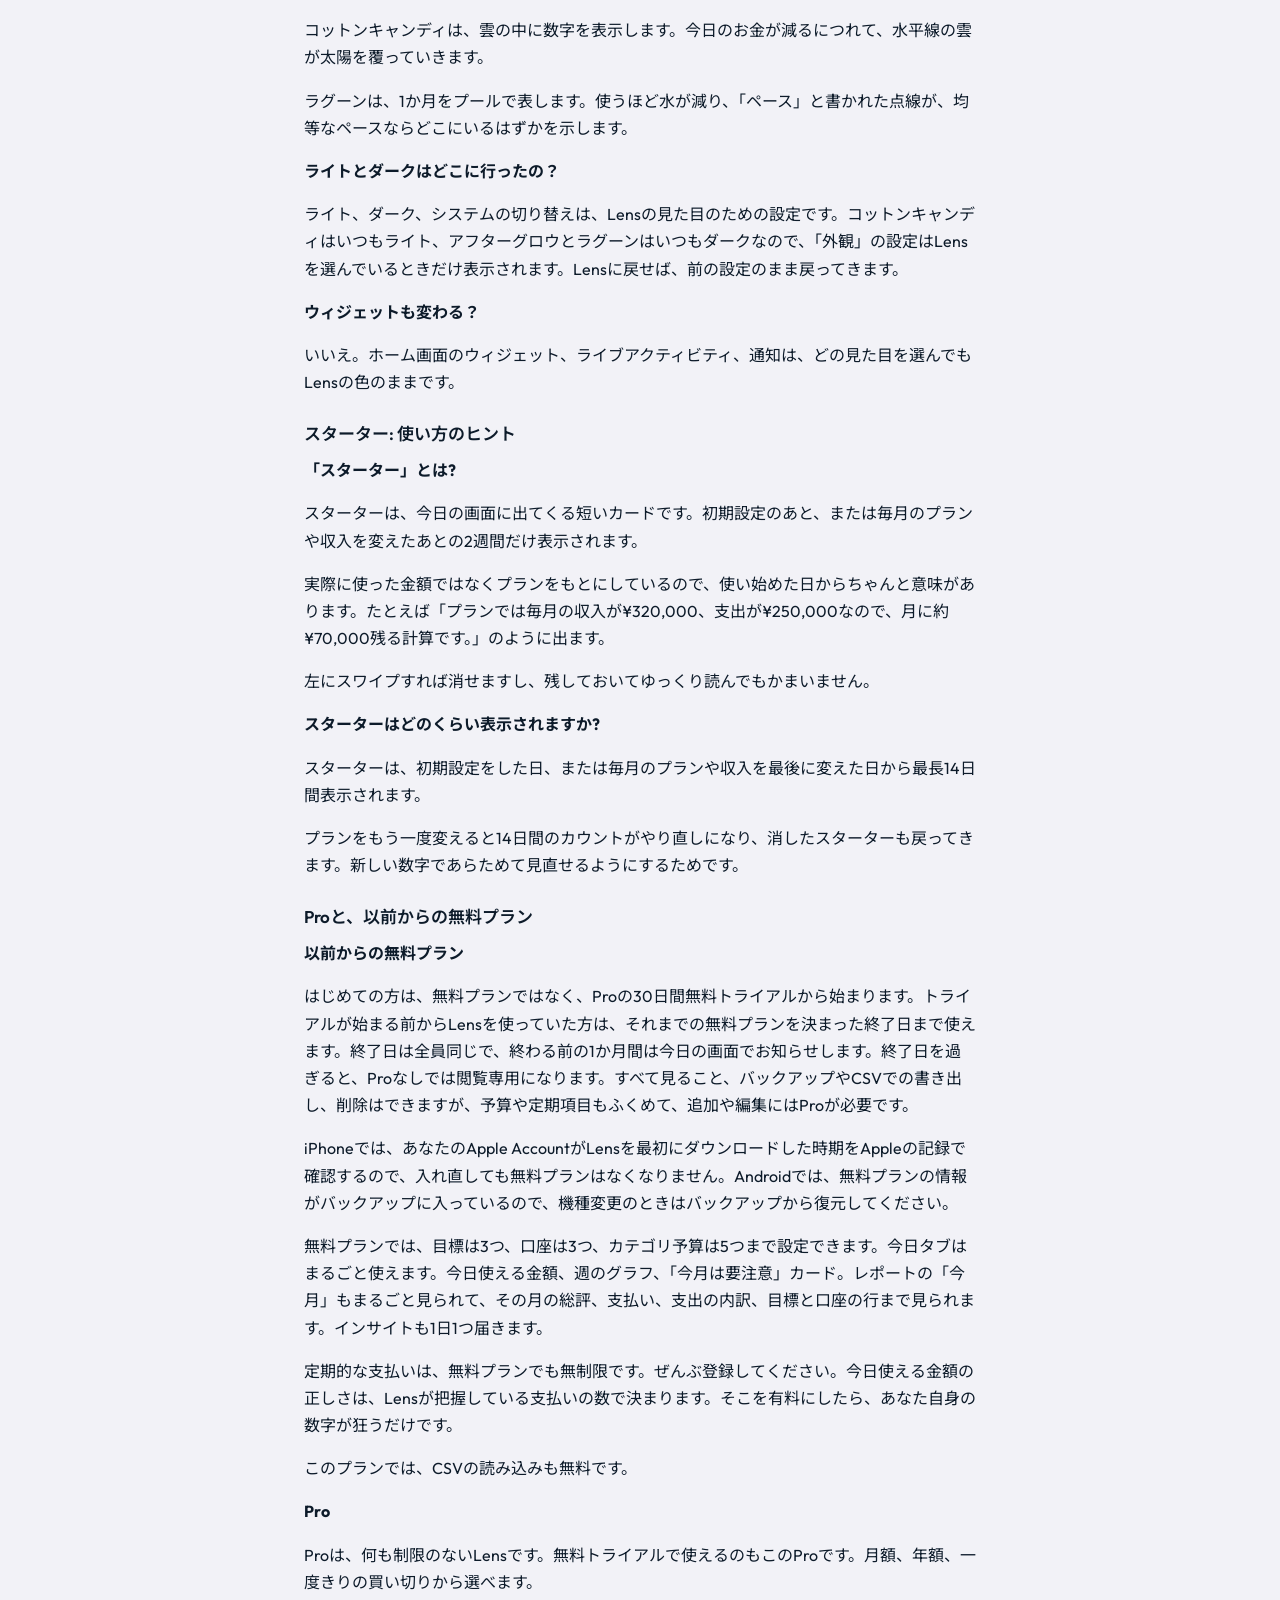
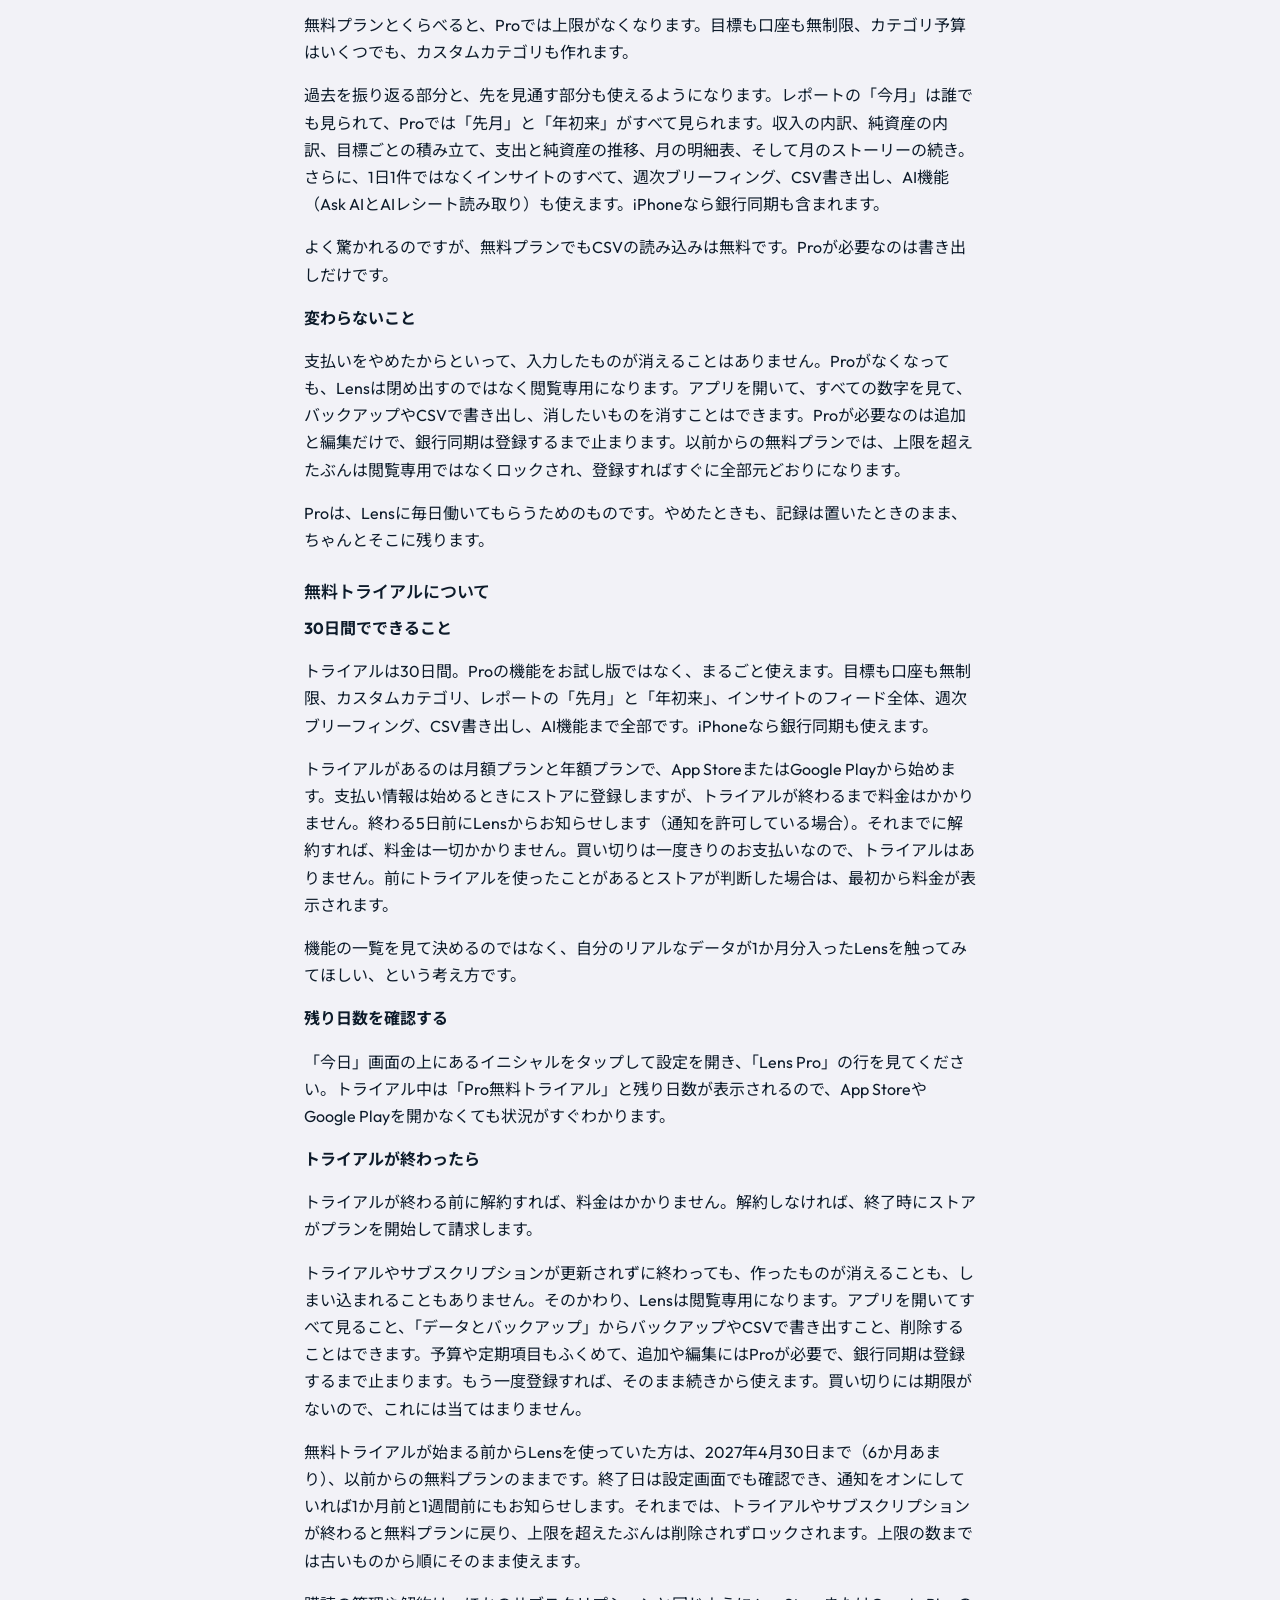
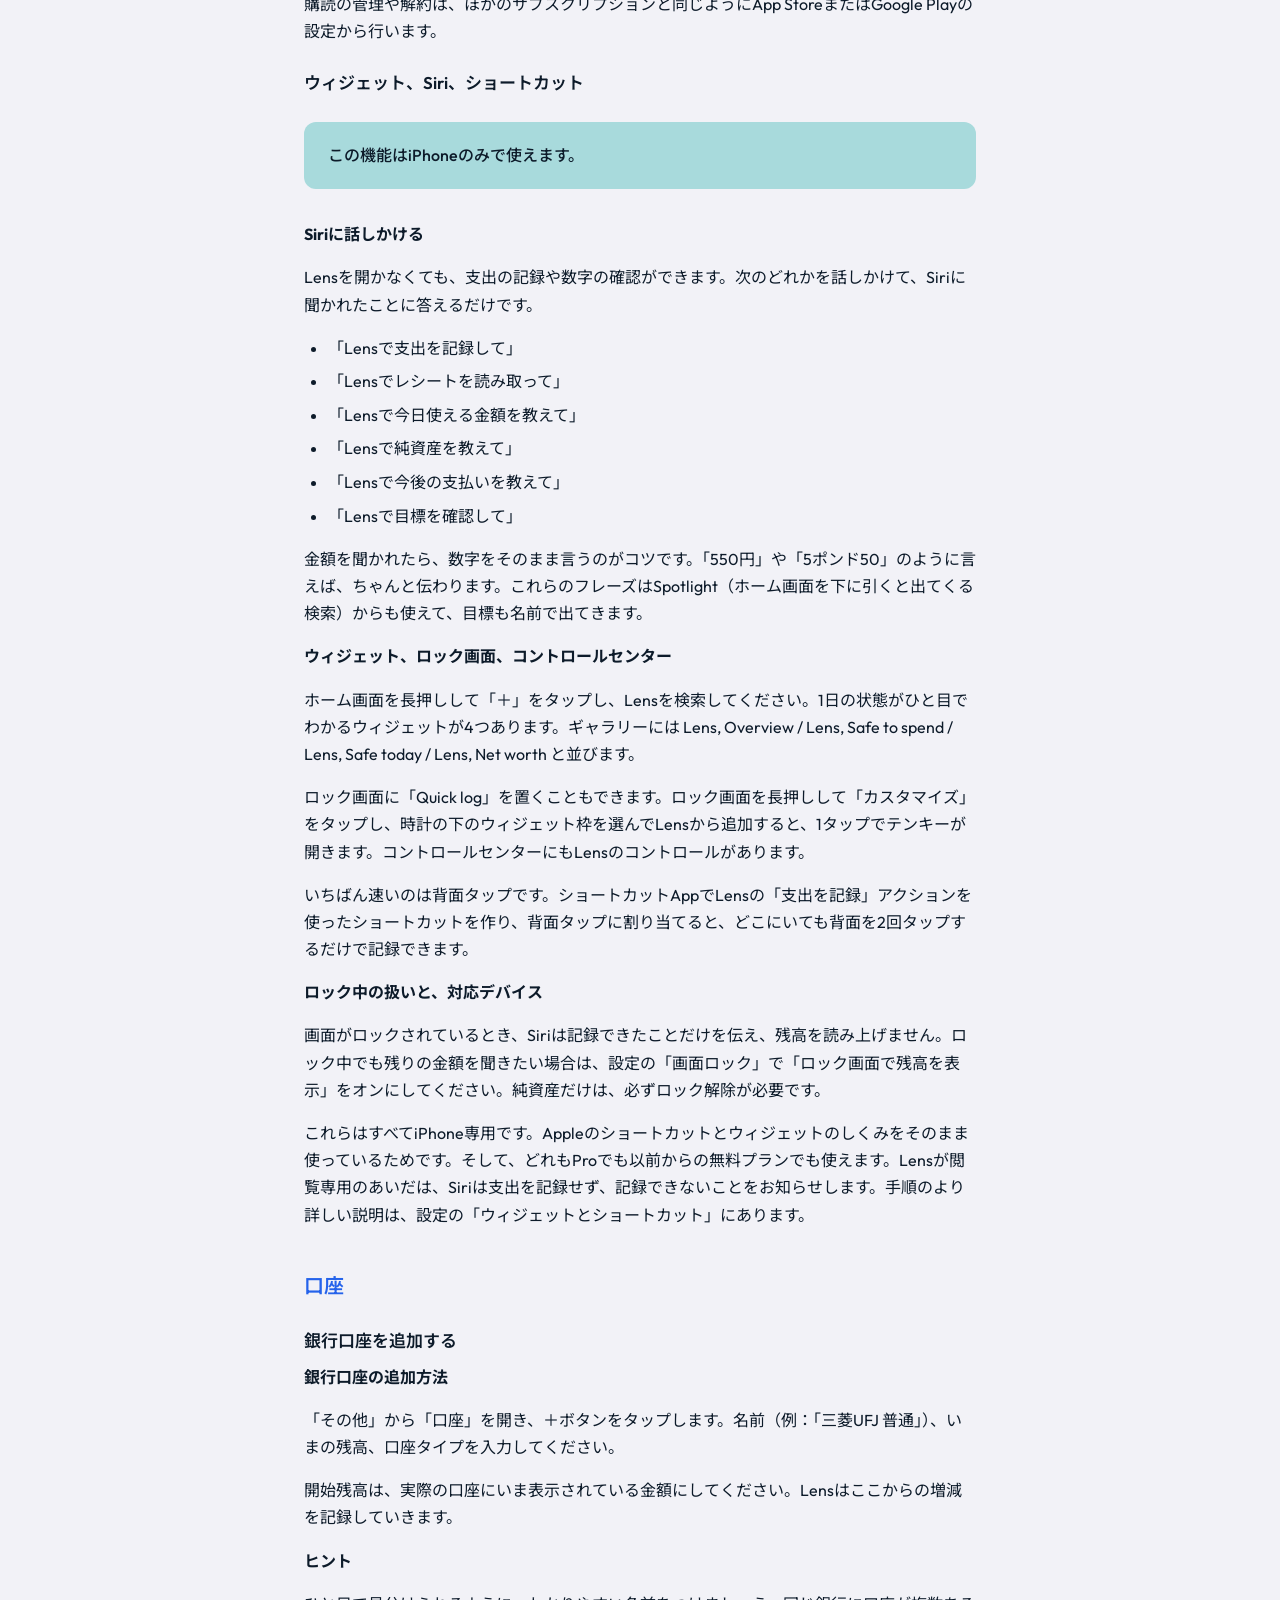
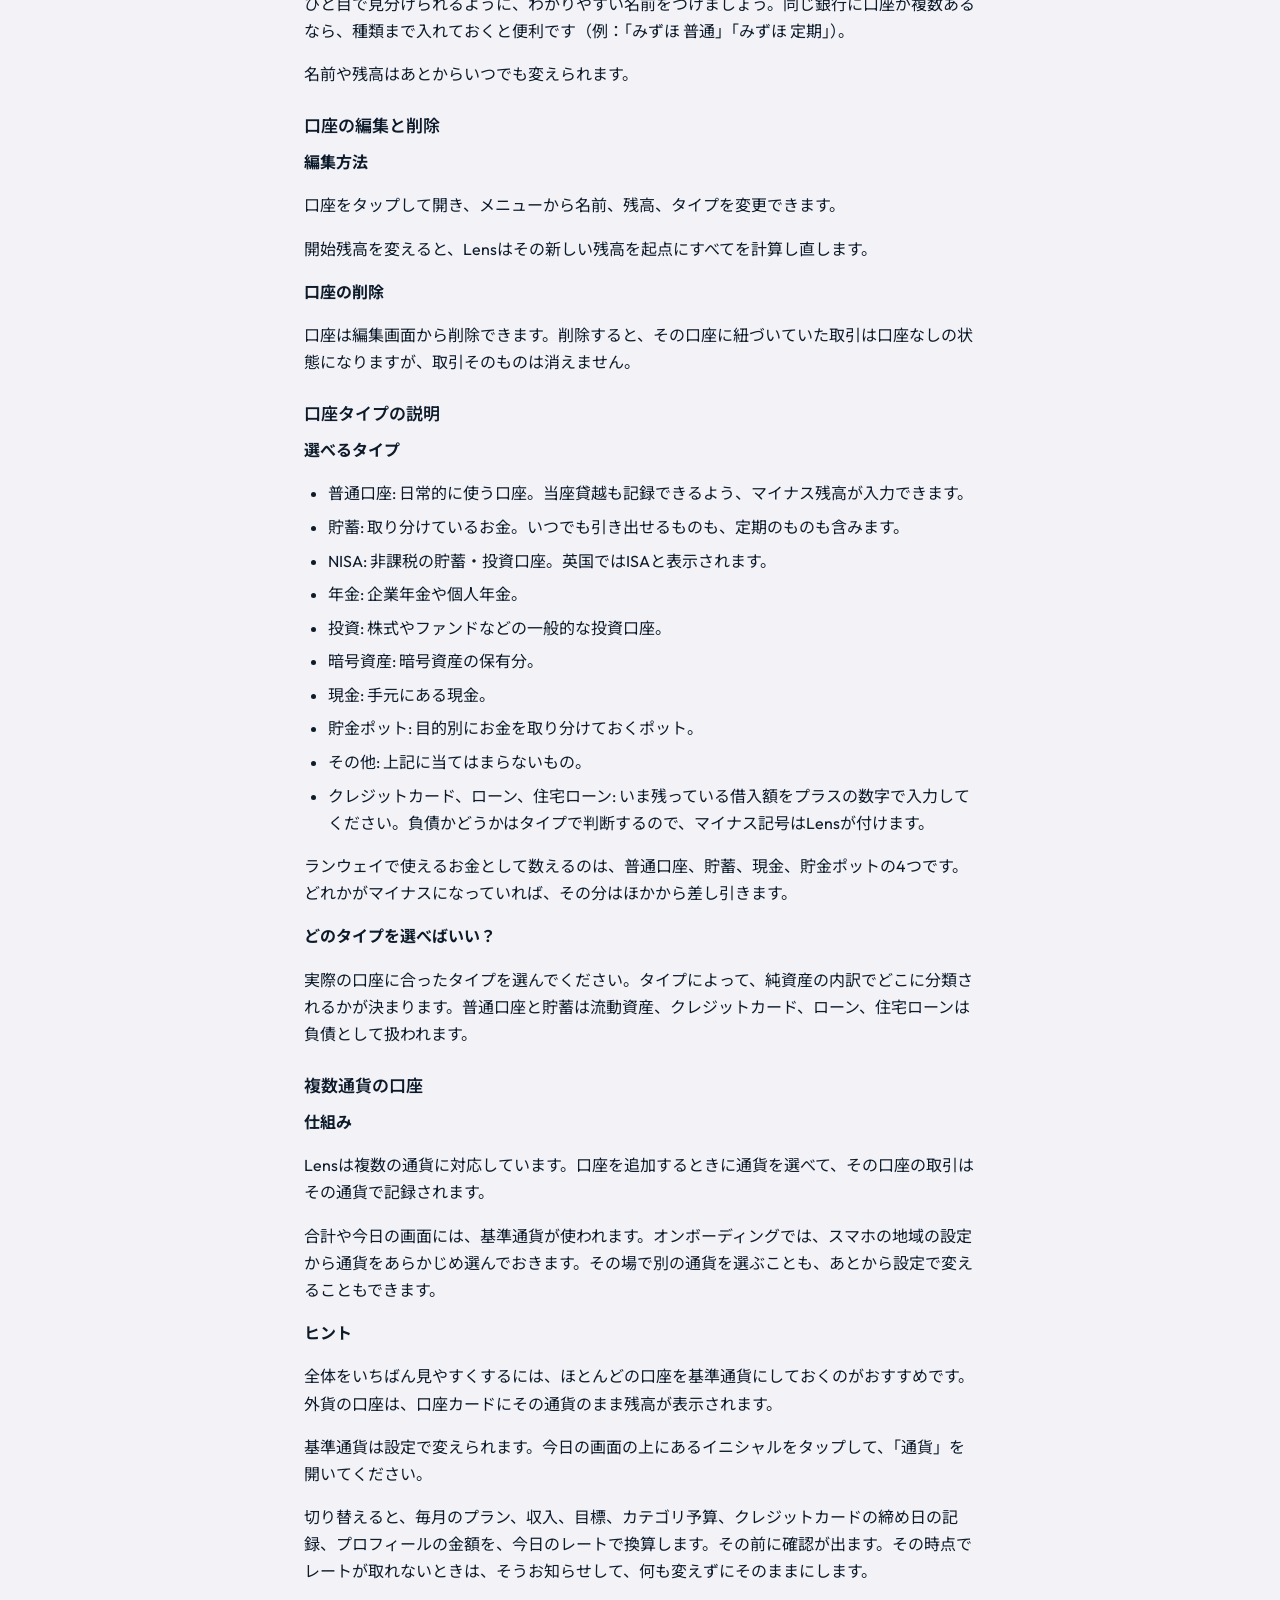
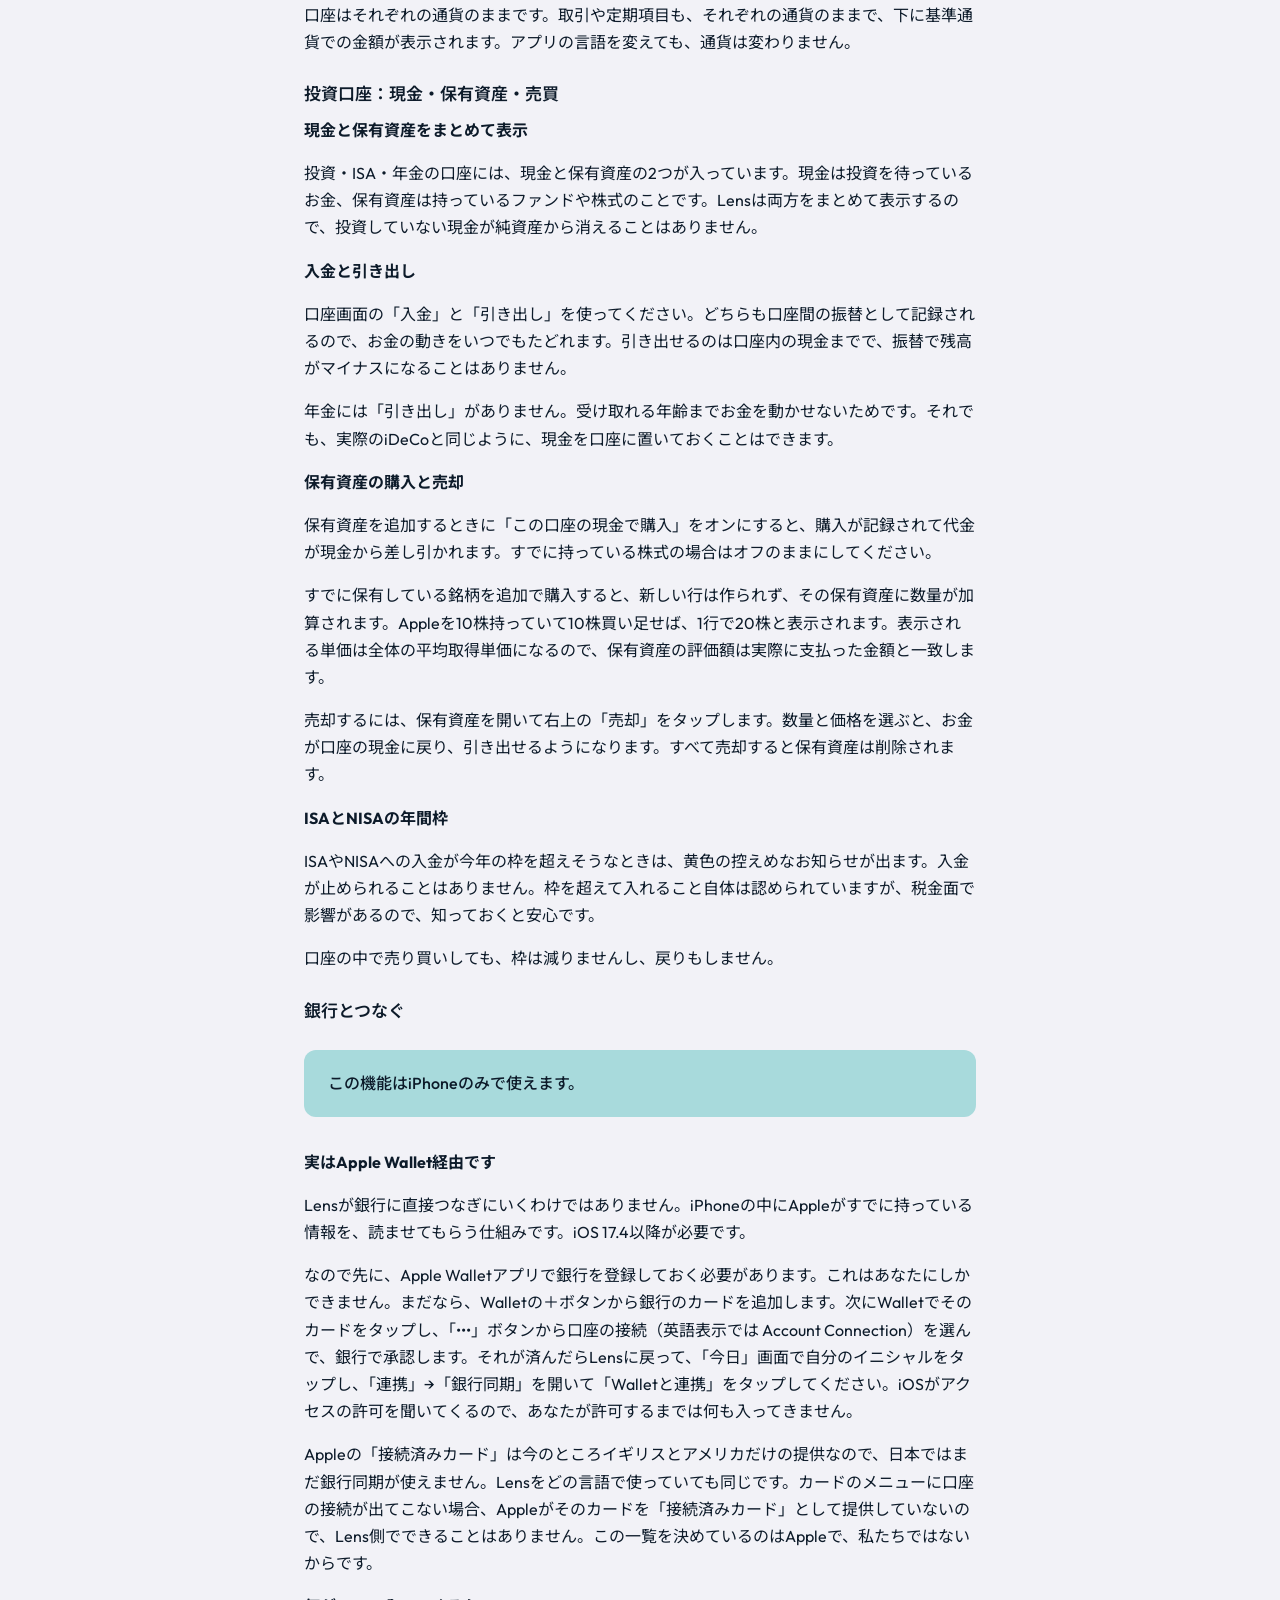
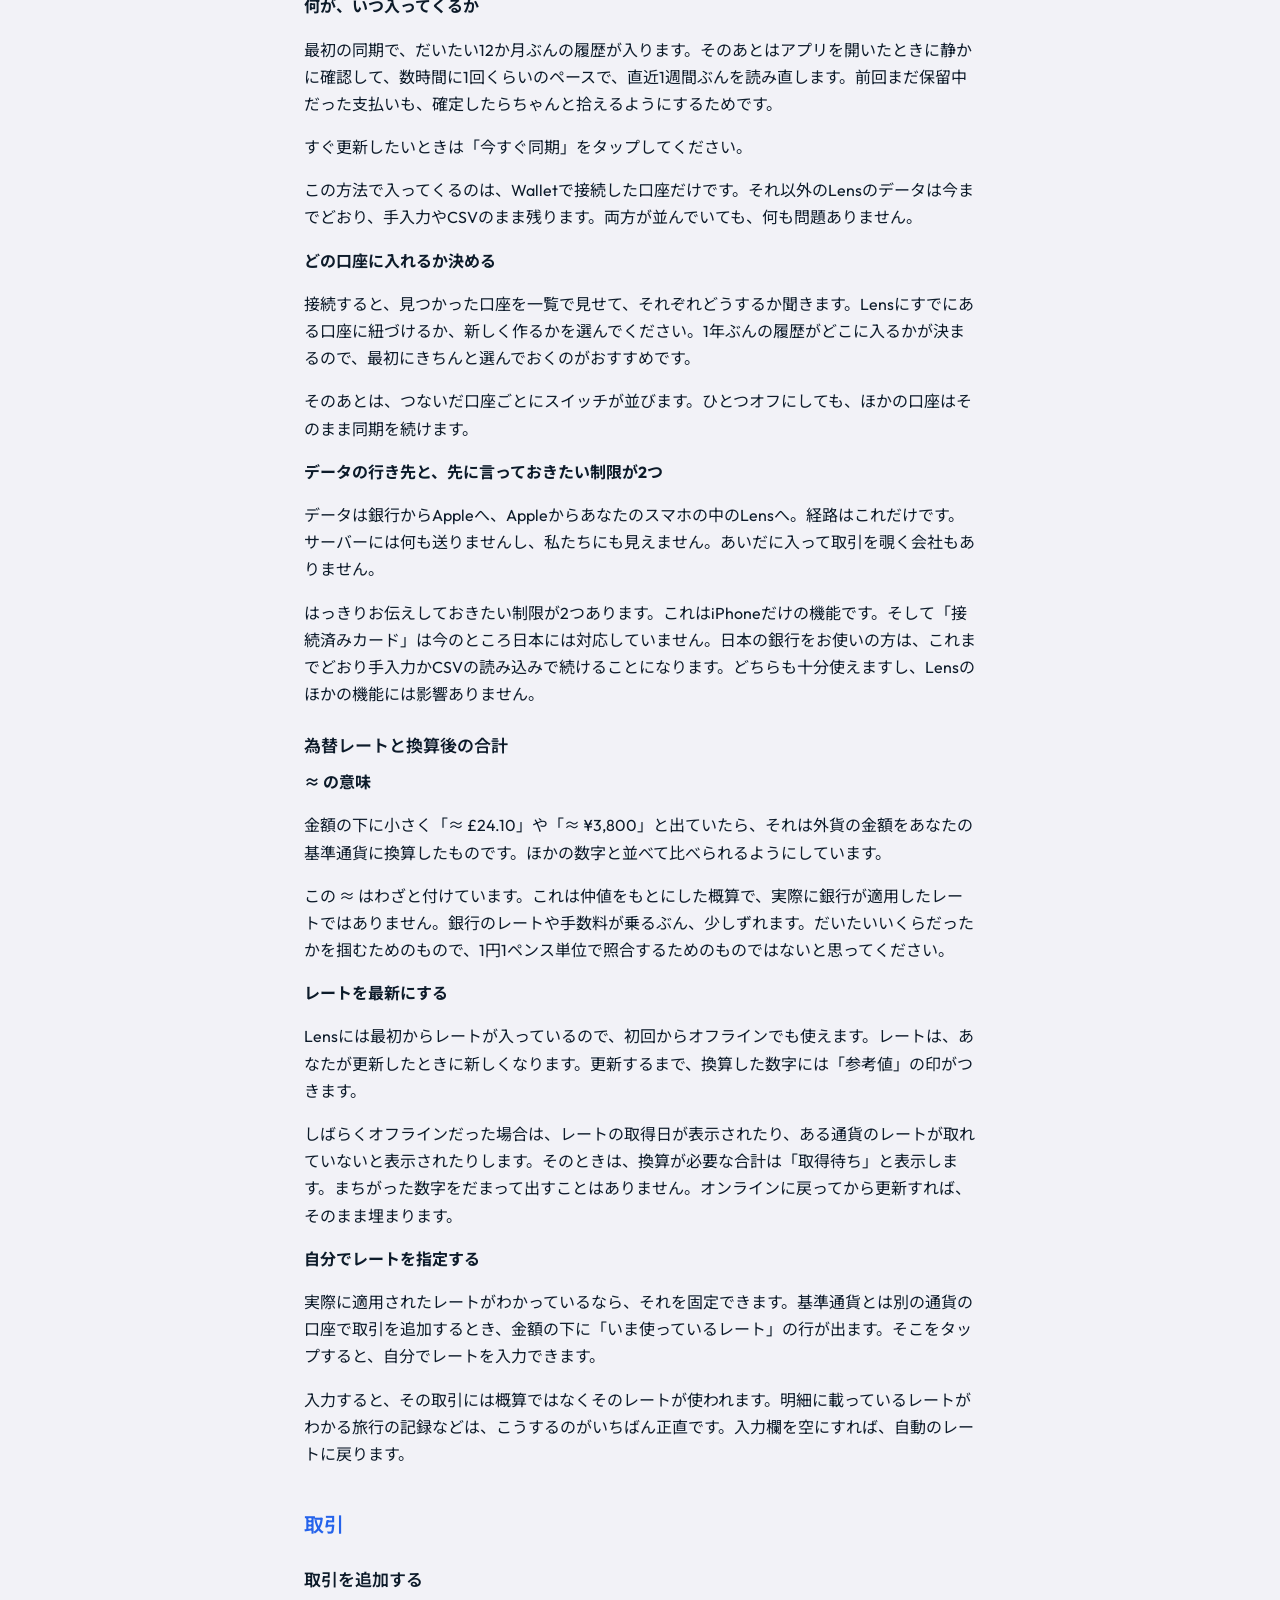
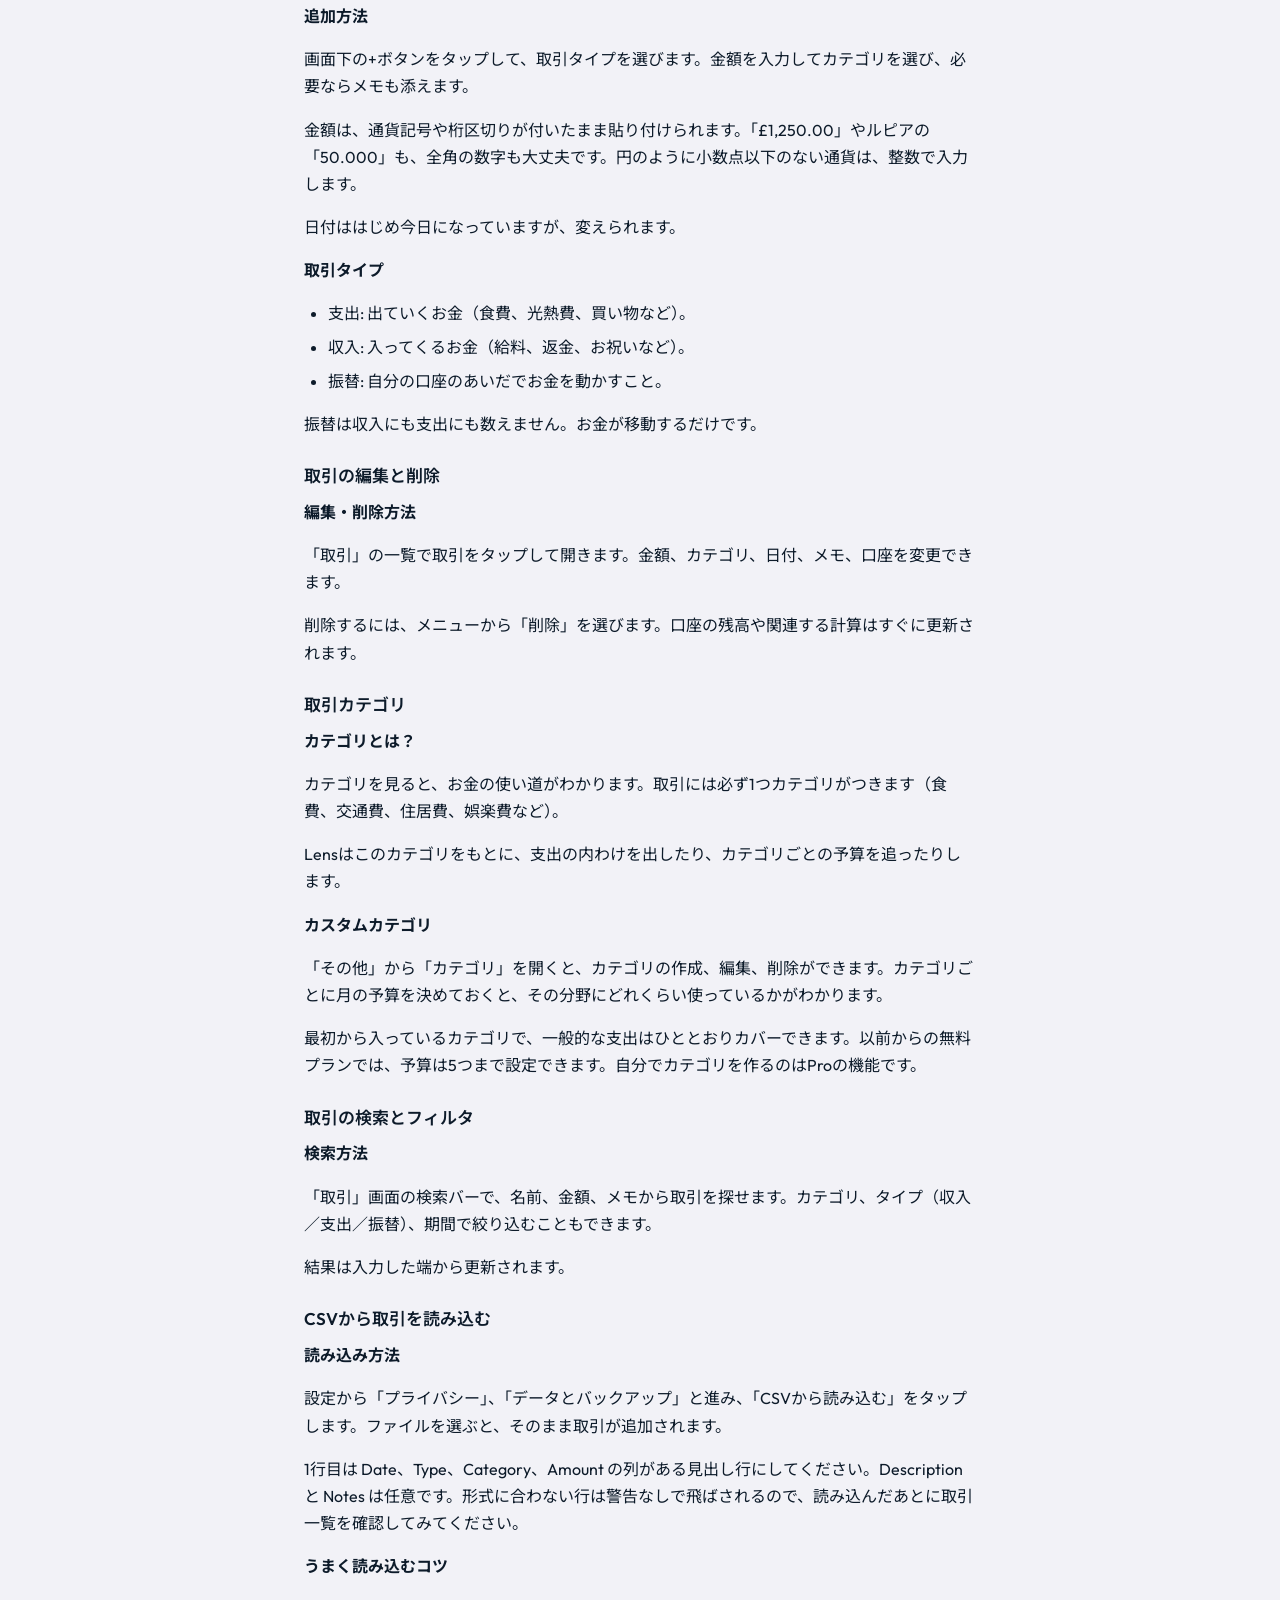
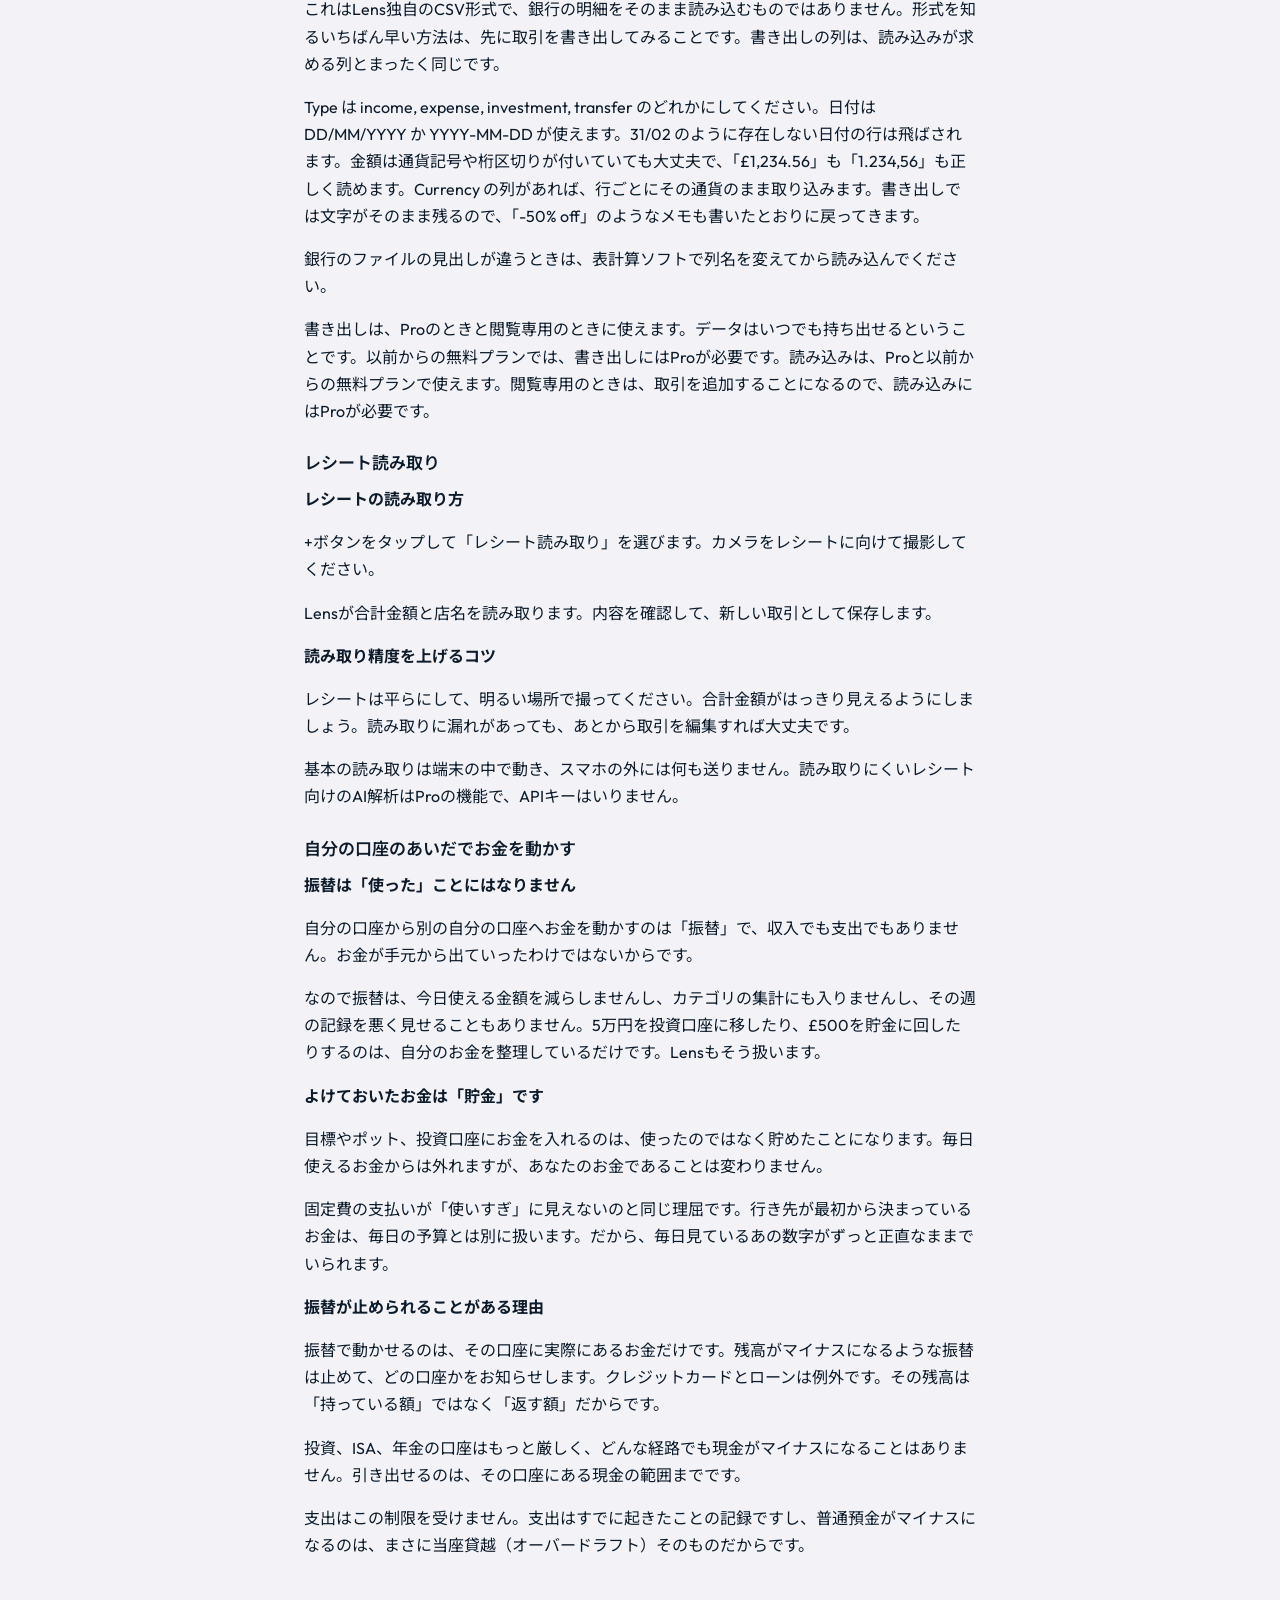
<file: ja/help.html>
<!DOCTYPE html>
<html lang="ja">
<head>
<meta charset="UTF-8">
<meta name="viewport" content="width=device-width, initial-scale=1.0">
<title>ヘルプ · Lens Finance</title>
<link rel="preconnect" href="https://fonts.googleapis.com">
<link rel="preconnect" href="https://fonts.gstatic.com" crossorigin>
<link href="https://fonts.googleapis.com/css2?family=Outfit:wght@400;500;600;700&family=Noto+Sans+JP:wght@400;500;600&display=swap" rel="stylesheet">
<style>
  :root {
    --navy: #1D3557;
    --navy-dark: #0D1B2A;
    --mint: #A8DADC;
    --bg: #FAFAFA;
    --text: #1A1A1A;
    --muted: #444444;
    --border: #E5E5EA;
  }
  * { box-sizing: border-box; }
  body {
    margin: 0;
    font-family: 'Outfit', 'Noto Sans JP', -apple-system, BlinkMacSystemFont, system-ui, sans-serif;
    background: var(--bg);
    color: var(--text);
    line-height: 1.7;
    -webkit-font-smoothing: antialiased;
  }
  .container {
    max-width: 720px;
    margin: 0 auto;
    padding: 3rem 1.5rem 4rem;
  }
  header {
    border-bottom: 1px solid var(--border);
    padding-bottom: 1.5rem;
    margin-bottom: 2rem;
  }
  .brand {
    font-size: 14px;
    color: var(--muted);
    letter-spacing: 0.05em;
    text-transform: uppercase;
    margin: 0 0 0.5rem;
  }
  h1 {
    font-size: 32px;
    font-weight: 600;
    color: var(--navy);
    margin: 0 0 0.5rem;
    line-height: 1.3;
  }
  .meta {
    font-size: 14px;
    color: var(--muted);
    margin: 0;
  }
  h2 {
    font-size: 20px;
    font-weight: 600;
    color: var(--navy);
    margin: 2.5rem 0 0.75rem;
  }
  h3 {
    font-size: 17px;
    font-weight: 600;
    color: var(--text);
    margin: 1.5rem 0 0.5rem;
  }
  p {
    margin: 0 0 1rem;
    color: var(--text);
  }
  .highlight {
    background: var(--mint);
    color: var(--navy-dark);
    padding: 1.25rem 1.5rem;
    border-radius: 12px;
    margin: 1.5rem 0 2rem;
    font-weight: 500;
  }
  .highlight p { margin: 0 0 0.75rem; color: var(--navy-dark); }
  .highlight p:last-child { margin: 0; }
  .contact-card {
    background: var(--navy);
    color: #FFFFFF;
    padding: 1.75rem 1.75rem 1.5rem;
    border-radius: 14px;
    margin: 1.5rem 0 2rem;
  }
  .contact-card h2 {
    color: #FFFFFF;
    margin: 0 0 0.5rem;
  }
  .contact-card p {
    color: rgba(255, 255, 255, 0.85);
    margin: 0 0 0.75rem;
  }
  .contact-card a {
    color: var(--mint);
    font-weight: 500;
    text-decoration: underline;
    text-decoration-thickness: 1px;
    text-underline-offset: 2px;
  }
  a {
    color: var(--navy);
    text-decoration: underline;
    text-decoration-thickness: 1px;
    text-underline-offset: 2px;
  }
  a:hover { color: var(--navy-dark); }
  ul {
    padding-left: 1.5rem;
    margin: 0 0 1rem;
  }
  li {
    margin-bottom: 0.4rem;
  }
  .lang-switch {
    text-align: right;
    margin: 0 0 1.5rem;
    font-size: 14px;
    color: var(--muted);
  }
  footer {
    margin-top: 3rem;
    padding-top: 1.5rem;
    border-top: 1px solid var(--border);
    font-size: 14px;
    color: var(--muted);
  }
  :root {
    --lp-bg: #F2F2F7;
    --lp-surface: #FFFFFF;
    --lp-ink: #0D1B2A;
    --lp-body: #3F4A59;
    --lp-muted: #5B6572;
    --lp-hair: rgba(13, 27, 42, 0.14);
    --lp-link: #2563EB;
    --lp-navy: #1D3557;
  }
  @media (prefers-color-scheme: dark) {
    :root:not([data-theme="light"]) {
      --lp-bg: #10101A;
      --lp-surface: #16192A;
      --lp-ink: rgba(255, 255, 255, 0.92);
      --lp-body: #AEB7C8;
      --lp-muted: #8B96B0;
      --lp-hair: rgba(255, 255, 255, 0.14);
      --lp-link: #60A5FA;
    }
  }
  :root[data-theme="dark"] {
    --lp-bg: #10101A;
    --lp-surface: #16192A;
    --lp-ink: rgba(255, 255, 255, 0.92);
    --lp-body: #AEB7C8;
    --lp-muted: #8B96B0;
    --lp-hair: rgba(255, 255, 255, 0.14);
    --lp-link: #60A5FA;
  }
  /* The generators style bare `header` and `footer` for the old chrome.
     Those rules still apply to these elements, so they are overridden here
     with element+class specificity rather than edited out of two files. */
  header.lp-head {
    padding-bottom: 0;
    margin-bottom: 0;
    border-bottom: 1px solid var(--lp-hair);
  }
  footer.lp-foot {
    padding-top: 0;
    border-top: 1px solid var(--lp-hair);
    font-size: inherit;
    color: var(--lp-ink);
  }
  .lp-head {
    position: sticky;
    top: 0;
    z-index: 50;
    background: var(--lp-bg);
    border-bottom: 1px solid var(--lp-hair);
  }
  .lp-head-inner {
    max-width: 1160px;
    margin: 0 auto;
    padding: 14px 24px;
    display: flex;
    align-items: center;
    gap: clamp(12px, 1.6vw, 24px);
    min-width: 0;
  }
  .lp-brand {
    display: flex;
    align-items: center;
    gap: 10px;
    text-decoration: none;
    color: var(--lp-ink);
    flex: 0 0 auto;
  }
  .lp-mark {
    display: inline-flex;
    width: 38px;
    height: 38px;
    border-radius: 12px;
    background: var(--lp-navy);
    align-items: center;
    justify-content: center;
  }
  .lp-mark-sm {
    width: 28px;
    height: 28px;
    border-radius: 9px;
  }
  .lp-word {
    font-weight: 700;
    font-size: 20.5px;
    letter-spacing: -0.01em;
  }
  .lp-word-sm {
    font-size: 17px;
  }
  .lp-nav {
    display: flex;
    gap: clamp(8px, 1.2vw, 18px);
    margin-left: auto;
    align-items: center;
    min-width: 0;
    overflow-x: auto;
    scrollbar-width: none;
  }
  .lp-nav::-webkit-scrollbar { display: none; }
  .lp-nav-link {
    color: var(--lp-ink);
    text-decoration: none;
    font-size: 15px;
    white-space: nowrap;
    flex: 0 0 auto;
    padding: 6px 12px;
    border-radius: 999px;
    transition: color 250ms, background 250ms;
  }
  .lp-nav-link:hover,
  .lp-nav-link:focus-visible {
    background: var(--lp-surface);
  }
  .lp-pill {
    background: var(--lp-navy);
    color: #FFFFFF;
  }
  .lp-pill:hover,
  .lp-pill:focus-visible {
    background: var(--lp-navy);
    color: #FFFFFF;
  }
  .lp-lang { color: var(--lp-muted); }
  .lp-cta {
    background: var(--lp-navy);
    color: #FFFFFF;
    text-decoration: none;
    font-size: 15px;
    font-weight: 700;
    white-space: nowrap;
    flex: 0 0 auto;
    padding: 10px 18px;
    border-radius: 999px;
  }
  .lp-page-head {
    border-bottom: 1px solid var(--lp-hair);
    padding-bottom: 1.5rem;
    margin-bottom: 2rem;
  }
  .lp-foot {
    border-top: 1px solid var(--lp-hair);
    margin-top: 3rem;
  }
  .lp-foot-inner {
    max-width: 1160px;
    margin: 0 auto;
    padding: 48px 24px 56px;
    display: flex;
    flex-wrap: wrap;
    gap: 28px 48px;
    align-items: flex-start;
    justify-content: space-between;
  }
  .lp-foot-brand { max-width: 420px; }
  .lp-foot-blurb {
    margin: 16px 0 0;
    font-size: 14px;
    line-height: 1.6;
    color: var(--lp-muted);
  }
  .lp-foot-note {
    margin: 10px 0 0;
    font-size: 13px;
    line-height: 1.6;
    color: var(--lp-muted);
  }
  .lp-foot-side {
    display: flex;
    flex-direction: column;
    gap: 18px;
    align-items: flex-start;
  }
  .lp-theme {
    display: inline-flex;
    gap: 2px;
    padding: 3px;
    border-radius: 999px;
    border: 1px solid var(--lp-hair);
  }
  .lp-theme-btn {
    display: inline-flex;
    align-items: center;
    gap: 6px;
    padding: 7px 14px;
    border-radius: 999px;
    border: none;
    cursor: pointer;
    font-family: inherit;
    font-size: 13.5px;
    font-weight: 600;
    color: var(--lp-muted);
    background: transparent;
    transition: background 250ms, color 250ms;
  }
  .lp-theme-btn[aria-pressed="true"] {
    color: var(--lp-ink);
    background: var(--lp-surface);
    box-shadow: 0 1px 3px rgba(13, 27, 42, 0.12);
  }
  .lp-ico {
    font-family: "Material Symbols Rounded";
    font-size: 16px;
    line-height: 1;
  }
  .lp-foot-nav {
    display: flex;
    gap: 24px;
    flex-wrap: wrap;
    font-size: 15px;
  }
  .lp-foot-nav a {
    color: var(--lp-ink);
    text-decoration: none;
  }
  .lp-foot-nav a:hover,
  .lp-foot-nav a:focus-visible { text-decoration: underline; }
  .lp-foot-nav [aria-current="page"] {
    color: var(--lp-muted);
    font-weight: 600;
  }
  .lp-head-inner,
  .lp-foot-inner { box-sizing: border-box; }
  /* The landing page's nav scrolls sideways on a narrow screen rather
     than dropping links, so this does the same. Hiding them made the
     header on a phone look nothing like the landing's, which is the
     opposite of the point. */
  @media (max-width: 860px) {
    .lp-head-inner { gap: 10px; }
    .lp-nav { gap: 6px; }
    .lp-nav-link { padding: 6px 9px; }
  }

  /* The content tokens, redefined from the landing's, so the body themes
     with the chrome instead of staying white under a dark header. */
  :root {
    --bg: var(--lp-bg);
    --text: var(--lp-ink);
    --muted: var(--lp-muted);
    --border: var(--lp-hair);
    --navy: var(--lp-link);
  }
  body { background: var(--lp-bg); color: var(--lp-ink); }
  .container { max-width: 720px; }
</style>
<link rel="stylesheet" href="https://fonts.googleapis.com/css2?family=Material+Symbols+Rounded:opsz,wght,FILL,GRAD@20..48,400,0,0&display=swap">
<script>
  // Applied before first paint so a dark reader never sees a white flash.
  (function () {
    try {
      var t = localStorage.getItem('lens-lp-theme');
      if (t === 'light' || t === 'dark') {
        document.documentElement.setAttribute('data-theme', t);
      }
    } catch (e) {}
  })();
</script>
</head>
<body>
  <header class="lp-head">
    <div class="lp-head-inner">
      <a class="lp-brand" href="index.html" aria-label="Lensのホーム">
        <span class="lp-mark"><img src="/assets/logo.svg" alt="" width="27" height="27"></span>
        <span class="lp-word">Lens</span>
      </a>
      <nav class="lp-nav" aria-label="セクション">
        <a class="lp-nav-link" href="index.html#the-number">今日の数字</a>
        <a class="lp-nav-link" href="index.html#how-it-works">使い方</a>
        <a class="lp-nav-link" href="index.html#siri">Siri</a>
        <a class="lp-nav-link" href="index.html#bank-sync">銀行同期</a>
        <a class="lp-nav-link" href="index.html#insights">ランウェイ</a>
        <a class="lp-nav-link" href="index.html#features">機能</a>
        <a class="lp-nav-link lp-pill" href="index.html#pricing">料金</a>
        <a class="lp-nav-link lp-lang" href="../help.html">English</a>
        <a class="lp-cta" href="index.html#download">アプリを入手</a>
      </nav>
    </div>
  </header>
<div class="container">
  <div class="lp-page-head">
    <h1>ヘルプ</h1>
    <p class="meta">Lensの使い方と、うまくいかないときの対処法。</p>
  </div>

  <div class="highlight">
    <p>このページはiPhone版のLensアプリについて説明しています。「タップ」や画面の名前が出てくる場合は、アプリ内での操作を指しています。</p>
  </div>

  <h2>はじめに</h2>
  <h3 id="welcome-to-lens">Lensへようこそ</h3>
  <p><strong>Lensとは？</strong></p>
  <p>Lensはプライバシー重視の家計簿アプリです。記録はすべてスマホの中に保存されます。アカウント登録も広告もありません。ProのAI機能（Ask AI、AIレシート読み取り、週次ブリーフィング）は、あなたがOKしてから、必要なものだけを送ります。投資のライブ価格で送るのは銘柄コードだけです。</p>
  <p>口座、取引、目標、定期的な支払い、純資産を、ひとつのアプリでまとめて管理できます。</p>
  <p><strong>クイックスタート</strong></p>
  <p>Lensにログインはありません。新規登録もパスワードも、Lensのユーザーアカウントもありません。このヘルプで「口座」と書いてあるのは、普通預金やクレジットカードなど、あなたが管理する銀行口座のことです。</p>
  <ul>
    <li>オンボーディングを進めます。名前、通貨、Lensでやりたいこと、そして3つの数字（毎月の手取り、いま銀行にあるお金、毎月だいたい使う額）を聞かれます。最後はProの画面で、はじめての方はここで30日間の無料トライアルを始めます。</li>
    <li>その残高から最初の銀行口座「Main」が作られ、その支出額から月間予算が設定されます。手で追加する必要はありません。</li>
    <li>ほかに管理したい銀行口座があれば、その他 &gt; 口座から追加します。貯蓄、クレジットカード、現金など。</li>
    <li>使ったり稼いだりしたら取引を追加します。</li>
    <li>必要に応じて貯蓄目標を作成します。</li>
  </ul>
  <p>これだけです。あとはLensにおまかせ。残っている手順は、今日の画面の「設定を仕上げる」カードに表示されます。</p>
  <h3 id="onboarding-flow">はじめに: 初期設定の流れ</h3>
  <p><strong>初期設定では何をしますか?</strong></p>
  <p>初期設定は13画面です。はじめての方は、最後の無料トライアルまで順に進みます。以前からの無料プランで設定をやり直す場合は、2画面目から、入力をお願いする画面のすべてにスキップがあります。</p>
  <ul>
    <li>ようこそ。1日に使える金額のサンプルが動いていて、何か入力する前にLensの動きが分かります。前に使っていた方は、ここからバックアップを復元できます。</li>
    <li>あなたのこと。名前（任意）と、使っている通貨。通貨はスマホの地域に合わせたものが最初から選ばれていて、別の通貨にも変えられます。</li>
    <li>Lensでやりたいこと。いくつでも選べます。選んだ内容で、あとでLensが気にかけるポイントが決まります。</li>
    <li>つまずきやすいこと。忘れがちなサブスク、衝動買い、たまに来る大きな支払いなど。すべて任意です。</li>
    <li>予算の厳しさ。上限に近づいたときに、Lensがどれくらい強く声をかけるかが変わります。変わるのは伝え方だけで計算は同じ。あとからいつでも変えられます。</li>
    <li>3つの数字。毎月の手取り、いま口座にあるお金、毎月だいたい使う額。入力するそばからランウェイのプレビューが出てきます。収入の欄から通貨も変えられます。</li>
    <li>プランの作成。Lensが数字を計算するあいだ、数秒だけ待ちます。</li>
    <li>あなたのプラン。今日あと使える金額、ランウェイ、毎月貯まる額、そして備えが目安の額に届く日。その下に、3と4で選んだ内容から選ばれたインサイトのプレビューと、すぐ試せる質問がいくつか並びます。その答えは、入力した数字からこの端末の中だけで計算しています。</li>
    <li>朝の数字。任意です。今日の数字ができたことを、選んだ時刻に毎日お知らせします。設定 &gt; 通知でいつでも変更・オフにできます。</li>
    <li>画面ロック。スイッチひとつで、端末の生体認証がないとLensを開けないようにできます。</li>
    <li>見た目。Lensの4つの見た目から1つ選びます。最初からLensが選ばれているので、ワンタップで次に進めます。あとから設定 &gt; テーマでいつでも変えられます。</li>
    <li>Pro。回答をもとに、Proで増えることを紹介します。はじめての方はここで30日間の無料トライアルを始めるか、購入するか、すでにある購入を復元します。いつお知らせが届き、いつプランが始まるかも一覧で見られます。以前からの無料プランなら、無料のまま続ける選択肢もちゃんとあります。</li>
    <li>次にすること。予算、貯蓄、日々の支出の数字は月のプランから決まり、そのプランは定期項目から自動で組み上がります。この画面がそれを次のステップとして案内し、チェックリストに残しておきます。</li>
  </ul>
  <p>メールアドレスもパスワードもアカウント登録もありません。初期設定のあとは、今日の画面の「初期設定を仕上げる」カードが残りの手順を案内します。最初の銀行口座と収入は、もうチェック済みです。</p>
  <p><strong>メール登録もクラウド同期もない?</strong></p>
  <p>そのとおりです。Lensはプライバシー最優先で作っています。入力した内容はLensのサーバーではなくスマホの中に保存され、アカウント登録もサインインもいりません。ProのAI機能は、あなたがOKしてから、必要なものだけを送ります。投資のライブ価格で送るのは銘柄コードだけです。</p>
  <p>機種変更のときは、設定 &gt; データとバックアップ からバックアップを取って、新しいスマホで復元できます。</p>
  <h3 id="pick-a-look">見た目を選ぶ</h3>
  <p><strong>見た目って何？</strong></p>
  <p>Lensには4つの見た目があります。Lens、コットンキャンディ、アフターグロウ、ラグーンです。見た目を変えると、色や文字、画面の後ろの景色が変わります。</p>
  <p>でも数字は変わりません。どの見た目も同じ数字を使うので、1日に使える金額もプランもレポートも、どれを選んでもまったく同じです。</p>
  <p><strong>どうやって変えるの？</strong></p>
  <p>「今日」画面の上にあるイニシャルをタップして設定を開き、「環境設定」の「テーマ」をタップします。見た目をタップすると、その見た目であなたの「今日」画面がどう見えるか確かめられます。決まったら「これにする」をタップしてください。</p>
  <p>初期設定のときにも選べます。最初からLensが選ばれているので、そのままワンタップで次に進めます。あとからいつでも変えられます。</p>
  <p><strong>「今日」画面はどう変わる？</strong></p>
  <p>Lensは、いつものカードのままです。</p>
  <p>アフターグロウは、夕焼けの上のすりガラスに数字を表示します。今日のお金が減るにつれて、太陽が沈んでいきます。</p>
  <p>コットンキャンディは、雲の中に数字を表示します。今日のお金が減るにつれて、水平線の雲が太陽を覆っていきます。</p>
  <p>ラグーンは、1か月をプールで表します。使うほど水が減り、「ペース」と書かれた点線が、均等なペースならどこにいるはずかを示します。</p>
  <p><strong>ライトとダークはどこに行ったの？</strong></p>
  <p>ライト、ダーク、システムの切り替えは、Lensの見た目のための設定です。コットンキャンディはいつもライト、アフターグロウとラグーンはいつもダークなので、「外観」の設定はLensを選んでいるときだけ表示されます。Lensに戻せば、前の設定のまま戻ってきます。</p>
  <p><strong>ウィジェットも変わる？</strong></p>
  <p>いいえ。ホーム画面のウィジェット、ライブアクティビティ、通知は、どの見た目を選んでもLensの色のままです。</p>
  <h3 id="starters">スターター: 使い方のヒント</h3>
  <p><strong>「スターター」とは?</strong></p>
  <p>スターターは、今日の画面に出てくる短いカードです。初期設定のあと、または毎月のプランや収入を変えたあとの2週間だけ表示されます。</p>
  <p>実際に使った金額ではなくプランをもとにしているので、使い始めた日からちゃんと意味があります。たとえば「プランでは毎月の収入が¥320,000、支出が¥250,000なので、月に約¥70,000残る計算です。」のように出ます。</p>
  <p>左にスワイプすれば消せますし、残しておいてゆっくり読んでもかまいません。</p>
  <p><strong>スターターはどのくらい表示されますか?</strong></p>
  <p>スターターは、初期設定をした日、または毎月のプランや収入を最後に変えた日から最長14日間表示されます。</p>
  <p>プランをもう一度変えると14日間のカウントがやり直しになり、消したスターターも戻ってきます。新しい数字であらためて見直せるようにするためです。</p>
  <h3 id="free-vs-pro">Proと、以前からの無料プラン</h3>
  <p><strong>以前からの無料プラン</strong></p>
  <p>はじめての方は、無料プランではなく、Proの30日間無料トライアルから始まります。トライアルが始まる前からLensを使っていた方は、それまでの無料プランを決まった終了日まで使えます。終了日は全員同じで、終わる前の1か月間は今日の画面でお知らせします。終了日を過ぎると、Proなしでは閲覧専用になります。すべて見ること、バックアップやCSVでの書き出し、削除はできますが、予算や定期項目もふくめて、追加や編集にはProが必要です。</p>
  <p>iPhoneでは、あなたのApple AccountがLensを最初にダウンロードした時期をAppleの記録で確認するので、入れ直しても無料プランはなくなりません。Androidでは、無料プランの情報がバックアップに入っているので、機種変更のときはバックアップから復元してください。</p>
  <p>無料プランでは、目標は3つ、口座は3つ、カテゴリ予算は5つまで設定できます。今日タブはまるごと使えます。今日使える金額、週のグラフ、「今月は要注意」カード。レポートの「今月」もまるごと見られて、その月の総評、支払い、支出の内訳、目標と口座の行まで見られます。インサイトも1日1つ届きます。</p>
  <p>定期的な支払いは、無料プランでも無制限です。ぜんぶ登録してください。今日使える金額の正しさは、Lensが把握している支払いの数で決まります。そこを有料にしたら、あなた自身の数字が狂うだけです。</p>
  <p>このプランでは、CSVの読み込みも無料です。</p>
  <p><strong>Pro</strong></p>
  <p>Proは、何も制限のないLensです。無料トライアルで使えるのもこのProです。月額、年額、一度きりの買い切りから選べます。</p>
  <p>無料プランとくらべると、Proでは上限がなくなります。目標も口座も無制限、カテゴリ予算はいくつでも、カスタムカテゴリも作れます。</p>
  <p>過去を振り返る部分と、先を見通す部分も使えるようになります。レポートの「今月」は誰でも見られて、Proでは「先月」と「年初来」がすべて見られます。収入の内訳、純資産の内訳、目標ごとの積み立て、支出と純資産の推移、月の明細表、そして月のストーリーの続き。さらに、1日1件ではなくインサイトのすべて、週次ブリーフィング、CSV書き出し、AI機能（Ask AIとAIレシート読み取り）も使えます。iPhoneなら銀行同期も含まれます。</p>
  <p>よく驚かれるのですが、無料プランでもCSVの読み込みは無料です。Proが必要なのは書き出しだけです。</p>
  <p><strong>変わらないこと</strong></p>
  <p>支払いをやめたからといって、入力したものが消えることはありません。Proがなくなっても、Lensは閉め出すのではなく閲覧専用になります。アプリを開いて、すべての数字を見て、バックアップやCSVで書き出し、消したいものを消すことはできます。Proが必要なのは追加と編集だけで、銀行同期は登録するまで止まります。以前からの無料プランでは、上限を超えたぶんは閲覧専用ではなくロックされ、登録すればすぐに全部元どおりになります。</p>
  <p>Proは、Lensに毎日働いてもらうためのものです。やめたときも、記録は置いたときのまま、ちゃんとそこに残ります。</p>
  <h3 id="free-trial">無料トライアルについて</h3>
  <p><strong>30日間でできること</strong></p>
  <p>トライアルは30日間。Proの機能をお試し版ではなく、まるごと使えます。目標も口座も無制限、カスタムカテゴリ、レポートの「先月」と「年初来」、インサイトのフィード全体、週次ブリーフィング、CSV書き出し、AI機能まで全部です。iPhoneなら銀行同期も使えます。</p>
  <p>トライアルがあるのは月額プランと年額プランで、App StoreまたはGoogle Playから始めます。支払い情報は始めるときにストアに登録しますが、トライアルが終わるまで料金はかかりません。終わる5日前にLensからお知らせします（通知を許可している場合）。それまでに解約すれば、料金は一切かかりません。買い切りは一度きりのお支払いなので、トライアルはありません。前にトライアルを使ったことがあるとストアが判断した場合は、最初から料金が表示されます。</p>
  <p>機能の一覧を見て決めるのではなく、自分のリアルなデータが1か月分入ったLensを触ってみてほしい、という考え方です。</p>
  <p><strong>残り日数を確認する</strong></p>
  <p>「今日」画面の上にあるイニシャルをタップして設定を開き、「Lens Pro」の行を見てください。トライアル中は「Pro無料トライアル」と残り日数が表示されるので、App StoreやGoogle Playを開かなくても状況がすぐわかります。</p>
  <p><strong>トライアルが終わったら</strong></p>
  <p>トライアルが終わる前に解約すれば、料金はかかりません。解約しなければ、終了時にストアがプランを開始して請求します。</p>
  <p>トライアルやサブスクリプションが更新されずに終わっても、作ったものが消えることも、しまい込まれることもありません。そのかわり、Lensは閲覧専用になります。アプリを開いてすべて見ること、「データとバックアップ」からバックアップやCSVで書き出すこと、削除することはできます。予算や定期項目もふくめて、追加や編集にはProが必要で、銀行同期は登録するまで止まります。もう一度登録すれば、そのまま続きから使えます。買い切りには期限がないので、これには当てはまりません。</p>
  <p>無料トライアルが始まる前からLensを使っていた方は、2027年4月30日まで（6か月あまり）、以前からの無料プランのままです。終了日は設定画面でも確認でき、通知をオンにしていれば1か月前と1週間前にもお知らせします。それまでは、トライアルやサブスクリプションが終わると無料プランに戻り、上限を超えたぶんは削除されずロックされます。上限の数までは古いものから順にそのまま使えます。</p>
  <p>購読の管理や解約は、ほかのサブスクリプションと同じようにApp StoreまたはGoogle Playの設定から行います。</p>
  <h3 id="widgets-and-siri">ウィジェット、Siri、ショートカット</h3>
  <div class="highlight"><p>この機能はiPhoneのみで使えます。</p></div>
  <p><strong>Siriに話しかける</strong></p>
  <p>Lensを開かなくても、支出の記録や数字の確認ができます。次のどれかを話しかけて、Siriに聞かれたことに答えるだけです。</p>
  <ul>
    <li>「Lensで支出を記録して」</li>
    <li>「Lensでレシートを読み取って」</li>
    <li>「Lensで今日使える金額を教えて」</li>
    <li>「Lensで純資産を教えて」</li>
    <li>「Lensで今後の支払いを教えて」</li>
    <li>「Lensで目標を確認して」</li>
  </ul>
  <p>金額を聞かれたら、数字をそのまま言うのがコツです。「550円」や「5ポンド50」のように言えば、ちゃんと伝わります。これらのフレーズはSpotlight（ホーム画面を下に引くと出てくる検索）からも使えて、目標も名前で出てきます。</p>
  <p><strong>ウィジェット、ロック画面、コントロールセンター</strong></p>
  <p>ホーム画面を長押しして「＋」をタップし、Lensを検索してください。1日の状態がひと目でわかるウィジェットが4つあります。ギャラリーには Lens, Overview / Lens, Safe to spend / Lens, Safe today / Lens, Net worth と並びます。</p>
  <p>ロック画面に「Quick log」を置くこともできます。ロック画面を長押しして「カスタマイズ」をタップし、時計の下のウィジェット枠を選んでLensから追加すると、1タップでテンキーが開きます。コントロールセンターにもLensのコントロールがあります。</p>
  <p>いちばん速いのは背面タップです。ショートカットAppでLensの「支出を記録」アクションを使ったショートカットを作り、背面タップに割り当てると、どこにいても背面を2回タップするだけで記録できます。</p>
  <p><strong>ロック中の扱いと、対応デバイス</strong></p>
  <p>画面がロックされているとき、Siriは記録できたことだけを伝え、残高を読み上げません。ロック中でも残りの金額を聞きたい場合は、設定の「画面ロック」で「ロック画面で残高を表示」をオンにしてください。純資産だけは、必ずロック解除が必要です。</p>
  <p>これらはすべてiPhone専用です。Appleのショートカットとウィジェットのしくみをそのまま使っているためです。そして、どれもProでも以前からの無料プランでも使えます。Lensが閲覧専用のあいだは、Siriは支出を記録せず、記録できないことをお知らせします。手順のより詳しい説明は、設定の「ウィジェットとショートカット」にあります。</p>
  <h2>口座</h2>
  <h3 id="add-first-account">銀行口座を追加する</h3>
  <p><strong>銀行口座の追加方法</strong></p>
  <p>「その他」から「口座」を開き、＋ボタンをタップします。名前（例：「三菱UFJ 普通」）、いまの残高、口座タイプを入力してください。</p>
  <p>開始残高は、実際の口座にいま表示されている金額にしてください。Lensはここからの増減を記録していきます。</p>
  <p><strong>ヒント</strong></p>
  <p>ひと目で見分けられるように、わかりやすい名前をつけましょう。同じ銀行に口座が複数あるなら、種類まで入れておくと便利です（例：「みずほ 普通」「みずほ 定期」）。</p>
  <p>名前や残高はあとからいつでも変えられます。</p>
  <h3 id="edit-account">口座の編集と削除</h3>
  <p><strong>編集方法</strong></p>
  <p>口座をタップして開き、メニューから名前、残高、タイプを変更できます。</p>
  <p>開始残高を変えると、Lensはその新しい残高を起点にすべてを計算し直します。</p>
  <p><strong>口座の削除</strong></p>
  <p>口座は編集画面から削除できます。削除すると、その口座に紐づいていた取引は口座なしの状態になりますが、取引そのものは消えません。</p>
  <h3 id="account-types">口座タイプの説明</h3>
  <p><strong>選べるタイプ</strong></p>
  <ul>
    <li>普通口座: 日常的に使う口座。当座貸越も記録できるよう、マイナス残高が入力できます。</li>
    <li>貯蓄: 取り分けているお金。いつでも引き出せるものも、定期のものも含みます。</li>
    <li>NISA: 非課税の貯蓄・投資口座。英国ではISAと表示されます。</li>
    <li>年金: 企業年金や個人年金。</li>
    <li>投資: 株式やファンドなどの一般的な投資口座。</li>
    <li>暗号資産: 暗号資産の保有分。</li>
    <li>現金: 手元にある現金。</li>
    <li>貯金ポット: 目的別にお金を取り分けておくポット。</li>
    <li>その他: 上記に当てはまらないもの。</li>
    <li>クレジットカード、ローン、住宅ローン: いま残っている借入額をプラスの数字で入力してください。負債かどうかはタイプで判断するので、マイナス記号はLensが付けます。</li>
  </ul>
  <p>ランウェイで使えるお金として数えるのは、普通口座、貯蓄、現金、貯金ポットの4つです。どれかがマイナスになっていれば、その分はほかから差し引きます。</p>
  <p><strong>どのタイプを選べばいい？</strong></p>
  <p>実際の口座に合ったタイプを選んでください。タイプによって、純資産の内訳でどこに分類されるかが決まります。普通口座と貯蓄は流動資産、クレジットカード、ローン、住宅ローンは負債として扱われます。</p>
  <h3 id="multi-currency">複数通貨の口座</h3>
  <p><strong>仕組み</strong></p>
  <p>Lensは複数の通貨に対応しています。口座を追加するときに通貨を選べて、その口座の取引はその通貨で記録されます。</p>
  <p>合計や今日の画面には、基準通貨が使われます。オンボーディングでは、スマホの地域の設定から通貨をあらかじめ選んでおきます。その場で別の通貨を選ぶことも、あとから設定で変えることもできます。</p>
  <p><strong>ヒント</strong></p>
  <p>全体をいちばん見やすくするには、ほとんどの口座を基準通貨にしておくのがおすすめです。外貨の口座は、口座カードにその通貨のまま残高が表示されます。</p>
  <p>基準通貨は設定で変えられます。今日の画面の上にあるイニシャルをタップして、「通貨」を開いてください。</p>
  <p>切り替えると、毎月のプラン、収入、目標、カテゴリ予算、クレジットカードの締め日の記録、プロフィールの金額を、今日のレートで換算します。その前に確認が出ます。その時点でレートが取れないときは、そうお知らせして、何も変えずにそのままにします。</p>
  <p>口座はそれぞれの通貨のままです。取引や定期項目も、それぞれの通貨のままで、下に基準通貨での金額が表示されます。アプリの言語を変えても、通貨は変わりません。</p>
  <h3 id="investing-accounts">投資口座：現金・保有資産・売買</h3>
  <p><strong>現金と保有資産をまとめて表示</strong></p>
  <p>投資・ISA・年金の口座には、現金と保有資産の2つが入っています。現金は投資を待っているお金、保有資産は持っているファンドや株式のことです。Lensは両方をまとめて表示するので、投資していない現金が純資産から消えることはありません。</p>
  <p><strong>入金と引き出し</strong></p>
  <p>口座画面の「入金」と「引き出し」を使ってください。どちらも口座間の振替として記録されるので、お金の動きをいつでもたどれます。引き出せるのは口座内の現金までで、振替で残高がマイナスになることはありません。</p>
  <p>年金には「引き出し」がありません。受け取れる年齢までお金を動かせないためです。それでも、実際のiDeCoと同じように、現金を口座に置いておくことはできます。</p>
  <p><strong>保有資産の購入と売却</strong></p>
  <p>保有資産を追加するときに「この口座の現金で購入」をオンにすると、購入が記録されて代金が現金から差し引かれます。すでに持っている株式の場合はオフのままにしてください。</p>
  <p>すでに保有している銘柄を追加で購入すると、新しい行は作られず、その保有資産に数量が加算されます。Appleを10株持っていて10株買い足せば、1行で20株と表示されます。表示される単価は全体の平均取得単価になるので、保有資産の評価額は実際に支払った金額と一致します。</p>
  <p>売却するには、保有資産を開いて右上の「売却」をタップします。数量と価格を選ぶと、お金が口座の現金に戻り、引き出せるようになります。すべて売却すると保有資産は削除されます。</p>
  <p><strong>ISAとNISAの年間枠</strong></p>
  <p>ISAやNISAへの入金が今年の枠を超えそうなときは、黄色の控えめなお知らせが出ます。入金が止められることはありません。枠を超えて入れること自体は認められていますが、税金面で影響があるので、知っておくと安心です。</p>
  <p>口座の中で売り買いしても、枠は減りませんし、戻りもしません。</p>
  <h3 id="bank-sync-setup">銀行とつなぐ</h3>
  <div class="highlight"><p>この機能はiPhoneのみで使えます。</p></div>
  <p><strong>実はApple Wallet経由です</strong></p>
  <p>Lensが銀行に直接つなぎにいくわけではありません。iPhoneの中にAppleがすでに持っている情報を、読ませてもらう仕組みです。iOS 17.4以降が必要です。</p>
  <p>なので先に、Apple Walletアプリで銀行を登録しておく必要があります。これはあなたにしかできません。まだなら、Walletの＋ボタンから銀行のカードを追加します。次にWalletでそのカードをタップし、「•••」ボタンから口座の接続（英語表示では Account Connection）を選んで、銀行で承認します。それが済んだらLensに戻って、「今日」画面で自分のイニシャルをタップし、「連携」→「銀行同期」を開いて「Walletと連携」をタップしてください。iOSがアクセスの許可を聞いてくるので、あなたが許可するまでは何も入ってきません。</p>
  <p>Appleの「接続済みカード」は今のところイギリスとアメリカだけの提供なので、日本ではまだ銀行同期が使えません。Lensをどの言語で使っていても同じです。カードのメニューに口座の接続が出てこない場合、Appleがそのカードを「接続済みカード」として提供していないので、Lens側でできることはありません。この一覧を決めているのはAppleで、私たちではないからです。</p>
  <p><strong>何が、いつ入ってくるか</strong></p>
  <p>最初の同期で、だいたい12か月ぶんの履歴が入ります。そのあとはアプリを開いたときに静かに確認して、数時間に1回くらいのペースで、直近1週間ぶんを読み直します。前回まだ保留中だった支払いも、確定したらちゃんと拾えるようにするためです。</p>
  <p>すぐ更新したいときは「今すぐ同期」をタップしてください。</p>
  <p>この方法で入ってくるのは、Walletで接続した口座だけです。それ以外のLensのデータは今までどおり、手入力やCSVのまま残ります。両方が並んでいても、何も問題ありません。</p>
  <p><strong>どの口座に入れるか決める</strong></p>
  <p>接続すると、見つかった口座を一覧で見せて、それぞれどうするか聞きます。Lensにすでにある口座に紐づけるか、新しく作るかを選んでください。1年ぶんの履歴がどこに入るかが決まるので、最初にきちんと選んでおくのがおすすめです。</p>
  <p>そのあとは、つないだ口座ごとにスイッチが並びます。ひとつオフにしても、ほかの口座はそのまま同期を続けます。</p>
  <p><strong>データの行き先と、先に言っておきたい制限が2つ</strong></p>
  <p>データは銀行からAppleへ、Appleからあなたのスマホの中のLensへ。経路はこれだけです。サーバーには何も送りませんし、私たちにも見えません。あいだに入って取引を覗く会社もありません。</p>
  <p>はっきりお伝えしておきたい制限が2つあります。これはiPhoneだけの機能です。そして「接続済みカード」は今のところ日本には対応していません。日本の銀行をお使いの方は、これまでどおり手入力かCSVの読み込みで続けることになります。どちらも十分使えますし、Lensのほかの機能には影響ありません。</p>
  <h3 id="fx-and-rates">為替レートと換算後の合計</h3>
  <p><strong>≈ の意味</strong></p>
  <p>金額の下に小さく「≈ £24.10」や「≈ ¥3,800」と出ていたら、それは外貨の金額をあなたの基準通貨に換算したものです。ほかの数字と並べて比べられるようにしています。</p>
  <p>この ≈ はわざと付けています。これは仲値をもとにした概算で、実際に銀行が適用したレートではありません。銀行のレートや手数料が乗るぶん、少しずれます。だいたいいくらだったかを掴むためのもので、1円1ペンス単位で照合するためのものではないと思ってください。</p>
  <p><strong>レートを最新にする</strong></p>
  <p>Lensには最初からレートが入っているので、初回からオフラインでも使えます。レートは、あなたが更新したときに新しくなります。更新するまで、換算した数字には「参考値」の印がつきます。</p>
  <p>しばらくオフラインだった場合は、レートの取得日が表示されたり、ある通貨のレートが取れていないと表示されたりします。そのときは、換算が必要な合計は「取得待ち」と表示します。まちがった数字をだまって出すことはありません。オンラインに戻ってから更新すれば、そのまま埋まります。</p>
  <p><strong>自分でレートを指定する</strong></p>
  <p>実際に適用されたレートがわかっているなら、それを固定できます。基準通貨とは別の通貨の口座で取引を追加するとき、金額の下に「いま使っているレート」の行が出ます。そこをタップすると、自分でレートを入力できます。</p>
  <p>入力すると、その取引には概算ではなくそのレートが使われます。明細に載っているレートがわかる旅行の記録などは、こうするのがいちばん正直です。入力欄を空にすれば、自動のレートに戻ります。</p>
  <h2>取引</h2>
  <h3 id="add-transaction">取引を追加する</h3>
  <p><strong>追加方法</strong></p>
  <p>画面下の+ボタンをタップして、取引タイプを選びます。金額を入力してカテゴリを選び、必要ならメモも添えます。</p>
  <p>金額は、通貨記号や桁区切りが付いたまま貼り付けられます。「£1,250.00」やルピアの「50.000」も、全角の数字も大丈夫です。円のように小数点以下のない通貨は、整数で入力します。</p>
  <p>日付ははじめ今日になっていますが、変えられます。</p>
  <p><strong>取引タイプ</strong></p>
  <ul>
    <li>支出: 出ていくお金（食費、光熱費、買い物など）。</li>
    <li>収入: 入ってくるお金（給料、返金、お祝いなど）。</li>
    <li>振替: 自分の口座のあいだでお金を動かすこと。</li>
  </ul>
  <p>振替は収入にも支出にも数えません。お金が移動するだけです。</p>
  <h3 id="edit-transaction">取引の編集と削除</h3>
  <p><strong>編集・削除方法</strong></p>
  <p>「取引」の一覧で取引をタップして開きます。金額、カテゴリ、日付、メモ、口座を変更できます。</p>
  <p>削除するには、メニューから「削除」を選びます。口座の残高や関連する計算はすぐに更新されます。</p>
  <h3 id="transaction-categories">取引カテゴリ</h3>
  <p><strong>カテゴリとは？</strong></p>
  <p>カテゴリを見ると、お金の使い道がわかります。取引には必ず1つカテゴリがつきます（食費、交通費、住居費、娯楽費など）。</p>
  <p>Lensはこのカテゴリをもとに、支出の内わけを出したり、カテゴリごとの予算を追ったりします。</p>
  <p><strong>カスタムカテゴリ</strong></p>
  <p>「その他」から「カテゴリ」を開くと、カテゴリの作成、編集、削除ができます。カテゴリごとに月の予算を決めておくと、その分野にどれくらい使っているかがわかります。</p>
  <p>最初から入っているカテゴリで、一般的な支出はひととおりカバーできます。以前からの無料プランでは、予算は5つまで設定できます。自分でカテゴリを作るのはProの機能です。</p>
  <h3 id="search-transactions">取引の検索とフィルタ</h3>
  <p><strong>検索方法</strong></p>
  <p>「取引」画面の検索バーで、名前、金額、メモから取引を探せます。カテゴリ、タイプ（収入／支出／振替）、期間で絞り込むこともできます。</p>
  <p>結果は入力した端から更新されます。</p>
  <h3 id="import-csv">CSVから取引を読み込む</h3>
  <p><strong>読み込み方法</strong></p>
  <p>設定から「プライバシー」、「データとバックアップ」と進み、「CSVから読み込む」をタップします。ファイルを選ぶと、そのまま取引が追加されます。</p>
  <p>1行目は Date、Type、Category、Amount の列がある見出し行にしてください。Description と Notes は任意です。形式に合わない行は警告なしで飛ばされるので、読み込んだあとに取引一覧を確認してみてください。</p>
  <p><strong>うまく読み込むコツ</strong></p>
  <p>これはLens独自のCSV形式で、銀行の明細をそのまま読み込むものではありません。形式を知るいちばん早い方法は、先に取引を書き出してみることです。書き出しの列は、読み込みが求める列とまったく同じです。</p>
  <p>Type は income, expense, investment, transfer のどれかにしてください。日付は DD/MM/YYYY か YYYY-MM-DD が使えます。31/02 のように存在しない日付の行は飛ばされます。金額は通貨記号や桁区切りが付いていても大丈夫で、「£1,234.56」も「1.234,56」も正しく読めます。Currency の列があれば、行ごとにその通貨のまま取り込みます。書き出しでは文字がそのまま残るので、「-50% off」のようなメモも書いたとおりに戻ってきます。</p>
  <p>銀行のファイルの見出しが違うときは、表計算ソフトで列名を変えてから読み込んでください。</p>
  <p>書き出しは、Proのときと閲覧専用のときに使えます。データはいつでも持ち出せるということです。以前からの無料プランでは、書き出しにはProが必要です。読み込みは、Proと以前からの無料プランで使えます。閲覧専用のときは、取引を追加することになるので、読み込みにはProが必要です。</p>
  <h3 id="receipt-scanning">レシート読み取り</h3>
  <p><strong>レシートの読み取り方</strong></p>
  <p>+ボタンをタップして「レシート読み取り」を選びます。カメラをレシートに向けて撮影してください。</p>
  <p>Lensが合計金額と店名を読み取ります。内容を確認して、新しい取引として保存します。</p>
  <p><strong>読み取り精度を上げるコツ</strong></p>
  <p>レシートは平らにして、明るい場所で撮ってください。合計金額がはっきり見えるようにしましょう。読み取りに漏れがあっても、あとから取引を編集すれば大丈夫です。</p>
  <p>基本の読み取りは端末の中で動き、スマホの外には何も送りません。読み取りにくいレシート向けのAI解析はProの機能で、APIキーはいりません。</p>
  <h3 id="moving-money">自分の口座のあいだでお金を動かす</h3>
  <p><strong>振替は「使った」ことにはなりません</strong></p>
  <p>自分の口座から別の自分の口座へお金を動かすのは「振替」で、収入でも支出でもありません。お金が手元から出ていったわけではないからです。</p>
  <p>なので振替は、今日使える金額を減らしませんし、カテゴリの集計にも入りませんし、その週の記録を悪く見せることもありません。5万円を投資口座に移したり、£500を貯金に回したりするのは、自分のお金を整理しているだけです。Lensもそう扱います。</p>
  <p><strong>よけておいたお金は「貯金」です</strong></p>
  <p>目標やポット、投資口座にお金を入れるのは、使ったのではなく貯めたことになります。毎日使えるお金からは外れますが、あなたのお金であることは変わりません。</p>
  <p>固定費の支払いが「使いすぎ」に見えないのと同じ理屈です。行き先が最初から決まっているお金は、毎日の予算とは別に扱います。だから、毎日見ているあの数字がずっと正直なままでいられます。</p>
  <p><strong>振替が止められることがある理由</strong></p>
  <p>振替で動かせるのは、その口座に実際にあるお金だけです。残高がマイナスになるような振替は止めて、どの口座かをお知らせします。クレジットカードとローンは例外です。その残高は「持っている額」ではなく「返す額」だからです。</p>
  <p>投資、ISA、年金の口座はもっと厳しく、どんな経路でも現金がマイナスになることはありません。引き出せるのは、その口座にある現金の範囲までです。</p>
  <p>支出はこの制限を受けません。支出はすでに起きたことの記録ですし、普通預金がマイナスになるのは、まさに当座貸越（オーバードラフト）そのものだからです。</p>
  <h2>定期項目</h2>
  <h3 id="add-recurring">定期項目を追加する</h3>
  <p><strong>追加方法</strong></p>
  <p>「その他」から「定期」を開き、+ボタンをタップします。名前、金額、繰り返す頻度（毎週、毎月、毎年など）を入力します。</p>
  <p>開始日には、最初の支払い日を入れてください。</p>
  <p><strong>「固定費」と「必須」のスイッチ</strong></p>
  <p>固定費: 毎回同じ金額の支払い（家賃、サブスクなど）でオンにします。今日の画面では「固定」として表示されます。</p>
  <p>必須: 削れない支払い（家賃、光熱費など）につけます。支出をどこまで動かせるかをLensが判断する目安になります。</p>
  <p>「固定費」がオンの定期項目は、今日の画面の固定費と日々の支出の内わけに入ります。</p>
  <h3 id="edit-recurring">定期項目の編集と管理</h3>
  <p><strong>編集方法</strong></p>
  <p>定期項目をタップすると、金額、頻度、名前、スイッチを変更できます。一時停止や削除もできます。</p>
  <p>一時停止すると、消さずに計算からだけ外せます。決まった時期だけ使うサブスクや、あとで再開するかもしれないものに便利です。</p>
  <p><strong>支払いや給料が終わったとき</strong></p>
  <p>固定費や給料に終了日を入れると、終わる月まではちゃんと数えます。そのあとは「定期」の「すべて」の中の「終了したもの」に移ります。</p>
  <p>気が変わったときや、日付を間違えたときは、そこでタップして終了日を消すか、先の日付にして保存してください。すぐに戻ってきます。終わっていた間の月の分が、払い忘れとしてまとめて入ることはありません。</p>
  <h3 id="recurring-vs-one-time">定期項目と単発の取引</h3>
  <p><strong>どちらを使えばいい？</strong></p>
  <p>決まった周期で繰り返すものは定期項目にします。家賃、給料、サブスク、毎月の貯蓄への振替など。</p>
  <p>それ以外はぜんぶ単発の取引です。買い物、外食、一度きりの購入など。</p>
  <p>定期項目は今日の画面の計算（固定費、予算の内わけ）に反映されます。単発の取引は、実際に使った支出として数えられます。</p>
  <h2>予算</h2>
  <h3 id="monthly-plan">月間プラン</h3>
  <p><strong>収入・固定費・貯蓄・日々の支出</strong></p>
  <p>月間プランは収入を4つに分けます。</p>
  <p>収入は入ってくるお金です。給料などの定期収入から計算するので、給料を定期項目として登録しておくと、プランがいつも実際のお金を映します。</p>
  <p>固定費は、固定として登録した定期的な支払い（家賃、住宅ローン、サブスクなど）です。支払いで決まるので、ここは動かせません。</p>
  <p>貯蓄は目標に向けるお金と、自分で決めた上乗せ分です。</p>
  <p>日々の支出は、残った毎日使えるお金です。固定費・貯蓄・日々の支出を足すと、必ず収入と同じになります。</p>
  <p><strong>スライダーでお金を動かす</strong></p>
  <p>「その他」から「月間プラン」を開きます。固定費はバーの左側にあり、支払いで決まるので動かせません。ハンドルをドラッグすると、貯蓄（緑）と日々の支出（青）の間でお金を動かせます。日々の支出側に寄せると使えるお金が増え、貯蓄側に寄せると貯蓄が増えます。</p>
  <p>貯蓄の金額をタップして直接入力もできます。よければ「プランを保存」をタップしてください。</p>
  <p><strong>今日あと使える金額と今週のバー</strong></p>
  <p>日々の支出は1日あたりの目安になり、「今日」タブに「今日あと使える金額」として表示されます。固定費は先に取り分けてあるので、この金額は本当に使っていいお金です。</p>
  <p>「今週」のグラフは、各日をこの目安と比べて表示します。使うほどバーが破線の予算ラインに向かって伸び（今日は青、過去の日は濃い青）、その日の目安を超えると赤くなります。小さな灰色の帯は、その日に固定費の支払いがあった印です。固定費の支払いは日々の支出に数えないので、支払い日が使いすぎに見えることはありません。</p>
  <p><strong>目標に入れるお金は支出ではなく貯蓄</strong></p>
  <p>目標にお金を移すのは貯蓄であって、支出ではありません。今週の支出バーには出ず、今日あと使える金額も減りません。固定費の支払いも同じように別扱いなので、家賃を払っても日々の予算を使い切ったようには見えません。</p>
  <h3 id="setup-budget">プランを設定する</h3>
  <p><strong>予算の仕組み</strong></p>
  <p>プランの出発点は、収入と固定費です。収入を定期項目として追加し、毎月の支払いを固定費として登録すると、日々の支出に回せる金額をLensが計算します。</p>
  <p>その金額をもとに、1日の「今日あと使える金額」を決めて、ペースを追い、予定より進んでいるか遅れているかを示します。</p>
  <p><strong>予算の変更</strong></p>
  <p>「その他」から「月間プラン」を開くと、収入を貯蓄と日々の支出にどう分けるかをいつでも変えられます。変更はすぐに反映されて、今日の画面の数字はすべて計算し直されます。</p>
  <h3 id="understanding-budget-split">固定費と日々の支出（自由に使える分）</h3>
  <p><strong>何をどう分けているの？</strong></p>
  <p>固定費は、固定費として登録した定期項目をすべて月額に直して足したものです。もう支払い先が決まっているお金です。</p>
  <p>日々の支出は、固定費と貯蓄を引いたあとに残る分です。ここが、実際に自由に使えるお金です。</p>
  <p><strong>Lensの計算方法</strong></p>
  <p>固定費＝「固定費」をオンにした定期項目の合計（週や年のものは月額に換算）。</p>
  <p>日々の支出＝収入−固定費−貯蓄。</p>
  <p>例：収入2,000。家賃（800）＋サブスク（100）で固定費は900。貯蓄に500よけると、日々の支出に残るのは600。</p>
  <h3 id="category-budgets">カテゴリ予算のしくみ</h3>
  <p><strong>予算は月単位ですか、週単位ですか?</strong></p>
  <p>予算は月単位だけです。カテゴリごとにひと月の上限を決めると、Lensがその月にいくら使ったかを追いかけます。</p>
  <p>あるカテゴリの支出を抑えたいときは、ふだん月にどれくらい使っているかを思い出して、そこを目安に月の予算を決めてみてください。</p>
  <p><strong>カテゴリ予算はどこで見られますか?</strong></p>
  <p>「その他」から「カテゴリ」を開いてください。カテゴリの横の「予算を設定」をタップして月の金額を入力し、チェックマークをタップすると保存されます。同じ画面で、今月カテゴリごとにいくら使ったか、上限までどのくらいかも見られます。</p>
  <p><strong>予算のお知らせはいつ出ますか?</strong></p>
  <p>今日の画面の「今月は要注意」カードは、どれかのカテゴリが月の予算を超えたとき、または今日の時点で見込みよりかなり多く使っているときに表示されます。「すべて」をタップすると「今月のカテゴリ」が開き、すべてのカテゴリをまとめて見られます。</p>
  <h2>目標</h2>
  <h3 id="create-goal">貯蓄目標を作成する</h3>
  <p><strong>目標の作り方</strong></p>
  <p>「その他」から「目標」を開き、+ボタンをタップします。まずタイプを選び、名前、目標金額、必要なら目標日を入力します。すでに貯めてある金額も入力できます。</p>
  <p>同じ画面に、毎月いくら入れるかを決めるスライダーがあります。動かすと、そのペースでいつ目標に届くかをLensが計算します。目標日を設定してある場合は、間に合わせるには毎月いくら必要かも教えてくれます。</p>
  <p><strong>目標タイプ</strong></p>
  <p>緊急資金、住宅、旅行、車、結婚式、年金、ISA、投資、暗号資産、借金返済、クレジットカードの返済、その他から選べます。タイプはほとんど整理用のラベルで、目標の動き方は変わりません。</p>
  <p>例外は「クレジットカードの返済」です。利用限度額と締め日を入れておくと、ふつうの目標に加えて、締め日サイクルの表示と、信用情報に載る残高の見通しが使えるようになります。</p>
  <h3 id="track-goal">目標の進み具合を見る</h3>
  <p><strong>進捗の見方</strong></p>
  <p>目標を開くと、進み具合のバー、いま貯まっている金額、あといくらかが見られます。目標日を決めてあれば、順調かどうかも出ます。</p>
  <p>詳細画面では、これまでの積み立ての履歴も見られます。</p>
  <p><strong>目標にお金を入れる</strong></p>
  <p>目標への積み立ては、目標に紐づけた取引のことです。+ボタンをタップして「支出」を選び、カテゴリを「目標」「投資」「年金」のどれかにします。すると「目標」の行が出てくるので、そこで目標を選べばお金が紐づきます。</p>
  <p>毎月続けたいときは、同じカテゴリで定期項目を作り、フォームで目標を選んでください。実行されるたびに積み立てとして記録されます。</p>
  <p>目標に入れたお金は「今日あと使える金額」からは引かれません。Lensは支出ではなく貯蓄として扱うので、まとまった金額を入れても使いすぎとは表示されません。</p>
  <h3 id="edit-goal">目標の編集と管理</h3>
  <p><strong>編集方法</strong></p>
  <p>目標をタップして開き、メニューから編集、一時停止、完了、削除ができます。</p>
  <p>編集では名前、目標金額、目標日、現在の金額、そして毎月入れる金額を変更できます。完了にすると完了リストに移動します。</p>
  <p>一時停止は、目標を消さずにいったん手を止めたいときに使います。一時停止した目標は「目標」リストの専用のセクションに移り、順調か遅れているかの判定がつかなくなり、インサイトにも出てこなくなります。すでに貯めた分はそのまま残りますし、同じメニューから再開できます。</p>
  <h3 id="card-snapshot">クレジットカードを返済する</h3>
  <p><strong>まずは目標から</strong></p>
  <p>目標を作るときに「クレジットカードの返済」を選ぶと、ほかの目標と同じように使えます。目標額があって、返すぶんだけリングが埋まって、いつ完済できそうかの目安も出ます。</p>
  <p>それだけで十分ならここまでで大丈夫です。この先はぜんぶ任意で、カードが信用情報にどう映るかを気にする場合にだけ意味があります。</p>
  <p><strong>締め日と支払日は別物です</strong></p>
  <p>この2つはとても混同されやすいのですが、その違いこそがこの機能の肝です。</p>
  <p>支払日は、お金がカード会社に届いていないといけない日です。締め日は、カード会社がその時点の残高を記録して報告する日です。だいたい2週間ほど離れています。</p>
  <p>締め日のあとに払っても、利息はかかりませんし、延滞にもなりません。ただ、すでに記録された数字のほうは変わりません。</p>
  <p><strong>情報を追加すると何ができるか</strong></p>
  <p>目標に利用限度額と締め日を追加すると、Lensがタイミングを見せられるようになります。</p>
  <p>サイクルのタイムライン、締め日に報告される見込みの金額、それに返済シミュレーションのスライダーが使えます。目指す残高までドラッグすると、そのとき報告される金額と、そこまで減らすにはいくら払えばいいかが出ます。締め日のたびに実際に報告された金額も記録されるので、履歴も残ります。</p>
  <p>締め日が近づくと、今日の画面でもお知らせします。銀行振込は着金まで1〜2日かかることがあるので、間に合うように早めに知らせます。</p>
  <p><strong>どこで役に立つか、そして何をしないか</strong></p>
  <p>これはイギリスの信用情報の仕組みに合わせて作られた機能です。Experian、Equifax、TransUnionが、締切日の残高をカードごとに月1回記録していて、記録される残高が小さいほどスコアには有利に働きやすい、という前提です。イギリスの信用情報を育てているわけではない場合、目標そのものは普通に使えますが、報告の予測にはあまり意味がありません。</p>
  <p>Lensがするのは計算を見せることと、その数字の出どころを示すことだけです。お金をどう使うべきかは言いません。カードを返すかどうかを決めるのはあなたです。</p>
  <h2>今日の画面</h2>
  <h3 id="how-today-screen-works">今日の画面の仕組み</h3>
  <p><strong>1日の予算（「今日あと使える金額」）</strong></p>
  <p>今日あと使える金額です。毎朝、今月の残りのお金を残りの日数で割って決まり、今日使った分がそのまま引かれていきます。</p>
  <p>超えるとその日は赤くなります。はみ出した分は今月の残りから引かれるので、明日は少しだけ小さい金額でスタートします。</p>
  <p><strong>1日で使いすぎたらどうなる？</strong></p>
  <p>使った金額は、そのまま今日に反映されます。今日の分が£262の日に£346使うと、いちばん上の数字は-£84と赤く表示され、はみ出した分がどこへ行くかがすぐ下に出ます。</p>
  <p>夜のあいだに、残りのお金が残りの日数で割り直されます。これからの毎日が少しずつ小さい金額でスタートするだけで、今日の使いすぎが隠れることはありません。</p>
  <p>1日大きく使っても月全体は崩れません。起きたことが、起きた場所に表示されるだけです。</p>
  <p><strong>ペースより先か、遅れているか</strong></p>
  <p>予定のペースと実際の支出を比べます。</p>
  <ul>
    <li>予定の支出 = (月の予算 / その月の日数) x 今日が何日目か。</li>
    <li>先行・遅れ = 予定の支出 - 実際の支出。</li>
  </ul>
  <p>プラスなら、均等なペースより少なく使えています。マイナスなら使いすぎです。</p>
  <p>例: 31日ある月の20日目で、予算は1,500。予定の支出 = 1,500 x 20 / 31 = 967.74。実際の支出 = 50。917.74ぶんの余裕があります。</p>
  <p><strong>固定費と日々の支出</strong></p>
  <ul>
    <li>固定費＝固定費として登録した定期項目の合計（月額換算）。</li>
    <li>日々の支出＝収入−固定費−貯蓄。</li>
  </ul>
  <p>例：収入2,000。家賃（月800、固定費）と貯蓄500を引いて、日々の支出は700。</p>
  <p><strong>支出として数えるもの</strong></p>
  <p>今日、今週、「今月は要注意」、ウィジェット、Siri、レポート、インサイト。どこでも同じルールで支出を数えます。</p>
  <ul>
    <li>目標に入れたお金は、使ったのではなく貯めたお金です。</li>
    <li>NISA、年金、投資口座の中での動きは、自分の資産を動かしているだけなので、日々の支出にも収入にも数えません。ロック中の口座も同じです。</li>
    <li>予約した支払いのように先の日付になっているものは、その日が来るまで数えません。</li>
    <li>銀行同期で入ってきた保留中のカード払いは、銀行の日付が翌日になっていても、使った日の分として数えます。</li>
  </ul>
  <p><strong>ランウェイ</strong></p>
  <p>収入が止まったとき、すぐ使えるお金でどのくらい暮らせるかの目安です。</p>
  <ul>
    <li>すぐ使えるお金 = 普通口座、貯蓄、現金、貯金ポットにあるお金。マイナスになっている口座があれば、その分を差し引きます。当座貸越も、同じお金を削っているからです。NISA、年金、投資、クレジットカードは入れません。</li>
    <li>1か月の支出 = 直近の、まるまるそろった3か月の支出の平均（まだ3か月ないときは、あるぶんだけ）。目標に入れたお金は除きます。支出はそれぞれの日付で数えるので、Lensを使い始める前の月の分を読み込んだり、復元したり、手で入力したりしたものも入ります。</li>
    <li>使い始めた最初の月は、まだまるまる1か月分がないので、今月ここまでの支出を、使い始めた日から1か月分に引き伸ばして計算します。支出をまだ1件も記録していないうちは、月の予算を使います。</li>
    <li>ランウェイ = すぐ使えるお金 / 1か月の支出。</li>
  </ul>
  <p>例: すぐ使えるお金が2,950で、月の支出が1,500なら、ランウェイは1か月と29日。</p>
  <p>取引が増えて支出のパターンが見えてくるにつれて、数字も更新されていきます。</p>
  <h3 id="safe-to-spend">「今日あと使える金額」のしくみ</h3>
  <p><strong>「今日あと使える金額」とは?</strong></p>
  <p>毎朝、今月の日々の支出に残っているお金を残りの日数で割って、今日の分が決まります。今日の分はその日じゅう変わりません。</p>
  <p>今日使った分は、そのまま1対1で引かれていきます。超えると数字はその日いっぱい赤くなります。明日はまた、残ったお金を残りの日数で割り直して新しくスタートします。</p>
  <p>使い始めた月は、始めた日から数えます。それより前の支出はLensには見えないので、最初の月は日々の支出のうち残りの日数分だけを使います。30日ある月の24日に始めたら、30分の7からスタートです。翌月の1日からは満額になります。</p>
  <p><strong>「EST」マークの意味は?</strong></p>
  <p>ESTは「推定」の略です。使い始めたばかりのころは、Lensがまだ実際の支出パターンを知らないので、1日の金額は推定値になります。</p>
  <p>取引を記録していくうちに、Lensは毎月どれくらい使っているかを覚えていきます。データが十分たまると推定バッジが消え、ランウェイは実績にもとづいた数字になります。</p>
  <p><strong>ペースを示す点とは?</strong></p>
  <p>ヒーローカードの下にある点は、今日ではなく今月のペースを表しています。</p>
  <p>緑 = 今月は均等ペース以内。黄 = 均等ペースより速く使っています。となりにある月のラベルにも、同じことが言葉で書いてあります。</p>
  <p><strong>月の予算を使い切った場合は?</strong></p>
  <p>今月の日々の支出を使い切ると、ヒーローが赤くなり、どれだけ超えたかがステータス行に出ます。</p>
  <p>固定費と貯蓄には手をつけていません。超えたのはプランの中で自由に動かせる部分だけで、来月はまたまっさらから始まります。</p>
  <h3 id="watch-this-week">今月は要注意</h3>
  <p><strong>どんなときに「今月は要注意」カードに出ますか?</strong></p>
  <p>月の予算を超えたカテゴリか、月のこの時点で見込みよりはっきり多く使っているカテゴリが表示されます。月の半ばなら予算のおよそ半分を使っているのが目安なので、15日に食費の予算¥30,000のうち¥27,000を使っていると、食費がカードに出ます。</p>
  <p>各バーの細い目盛りは、月を通して均等に使った場合に今日いるはずの位置です。目盛りより先に進んでいれば、ペースより多めです。月初めのひとつの買い物だけでカードに出ないよう、少し余裕を持たせています。</p>
  <p><strong>週単位ですか、月単位ですか?</strong></p>
  <p>月単位です。このカードは、カテゴリごとに今月の支出を月の予算と比べていて、直近1週間の数字ではありません。</p>
  <p>月が変わるとリセットされ、またペースより多くなったカテゴリはカードに戻ってきます。</p>
  <h2>レポート</h2>
  <h3 id="understanding-net-worth">純資産の見方</h3>
  <p><strong>純資産とは？</strong></p>
  <p>純資産 = 資産の合計 - 負債の合計。</p>
  <ul>
    <li>資産は持っているもの: 普通預金、貯蓄、ISA、年金、投資、現金、暗号資産。</li>
    <li>負債は返すべきもの: クレジットカード、ローン、住宅ローン。残高がマイナスになっている普通預金も負債に入ります。</li>
  </ul>
  <p>Lensがすべての口座から計算します。</p>
  <p><strong>確認方法</strong></p>
  <p>「その他」メニューからレポートを開きます。「今月」には口座の行が1つあり、合計とその増減が出ます。この行は無料で見られます。タップすると口座ごとの一覧が開きます。</p>
  <p>現金・投資・その他・負債の内わけは「先月」、推移のグラフは「年初来」にあります。この2つの期間はProの機能です。</p>
  <h3 id="monthly-report">月間レポート</h3>
  <p><strong>レポートの内容</strong></p>
  <p>月間レポートは、その月に入ってきた額、出ていった額、手元に残った額をまとめます。支出はカテゴリ別に分かれるので、どこに使ったかが分かります。</p>
  <p>レポート上部の期間切り替えで「今月」「先月」「年初来」を行き来できます。取引を追加すると、その場で反映されます。</p>
  <p>新しい月の初めには、前の月をストーリーとして見られます。ひとことの評価、いちばん大きな変化、何に使ったか、目標、純資産、手元に残った分の6枚です。すべて端末の中で作られ、外には出ません。最初の1週間を過ぎるとバナーは消えますが、「先月」からいつでも開けます。</p>
  <h3 id="reports-tab">レポート: 月ごとのまとめ</h3>
  <p><strong>レポートとは?</strong></p>
  <p>レポートは、その期間についてひとつの問いに答えます。どうだったか、そして何をすればいいか。</p>
  <p>上には「今月」「先月」「年初来」の3つの期間が並び、それぞれ役割が違います。</p>
  <p>「今月」は進行中のビューで、無料で見られます。ヒーローには、ひとことの評価、入ってきた額、出ていった額、手元に残った額、そしてプランに対する日々の支出のペースチャートが並びます。その下に固定費、支出カードが1枚、目標と口座が1行ずつ。どれもタップすると、その先の画面が開きます。</p>
  <p>「先月」と「年初来」は終わった期間なので、こちらに深い内容を載せています。収入の内訳、純資産の内訳、目標ごとの積立額、推移グラフ、月の一覧表、書き出し。この2つはPro向けです。Proでなくても、その期間の評価はぼかした状態で見られ、Proで何が増えるかも一覧で分かります。</p>
  <p><strong>ひとことの評価</strong></p>
  <p>レポートの上部で、Lensはその期間をひとことにまとめます。手元にお金が残ったか使いすぎたか、ランウェイと目標が伸びたかを見て文をつくります。</p>
  <ul>
    <li>たとえば:</li>
    <li>「余裕のある月です。£400が手元に残り、ランウェイも伸びて、目標も前進しました。」</li>
    <li>「¥30,000使いすぎましたが、ランウェイは2か月を保っています。」</li>
    <li>「厳しい月でした。使いすぎで、ランウェイも縮みました。カテゴリを見直してみましょう。」</li>
  </ul>
  <p>「手元に残った額」は、すぐ下の「残った額」の列と同じ数字です。入ってきた額から、固定費と日々の支出を引いたものです。年間の一覧表にある「貯めた」とは別物で、そちらは自分で取り分けたお金だけを数えます。</p>
  <p>終わった期間では、その数字の下にバーが出ます。分け方はLensがどこでも使っている3つ、「固定費」「日々の支出」「残った額」と同じです。</p>
  <p>だから、ひとことの評価とその下のペース表示が逆を向くこともあります。評価は月全体のお金の話で、ペースは日々の支出だけの話だからです。目標に積み立てながら日々の支出は多め、ということは同時に起こりますし、どちらも本当です。</p>
  <p><strong>期間の比較</strong></p>
  <p>「年初来」では、今月と先月、今四半期と前四半期を比べて、上向きか下向きかが分かります。</p>
  <p>比べる相手のデータがあるときだけ表示されます。最初の月は前の月がないので出てきません。比較は「年初来」だけに置いています。進行中の1か月には、まだ比べられる確定値がないからです。</p>
  <p><strong>チャートと進捗</strong></p>
  <p>「今月」のヒーローにはペースチャートがあります。実線（「使った分」）は日々の支出から実際に使った額、点線（「プランのペース」）は日々の支出のプランを月の日数で均等に割った目安です。指でなぞるとどの日の数字でも読めて、指を離すと今日に戻ります。</p>
  <p>チャートの上の1行に、日付、その時点までに使った額、そしてペースより少なめか、ちょうどか、多めかが出ます。どちらの線も上のひとことと同じ数字から作られているので、食い違うことはありません。</p>
  <p>長い期間の推移は「年初来」にあります。1M・3M・6M・1Y・Allで切り替えられる月ごとの支出グラフと、純資産の推移です。どちらも履歴が2か月分たまるまでは表示されません。</p>
  <p>支出カードのドーナツグラフはタップできます。スライスをタップすると、そのカテゴリ名、金額、割合が中央に出ます。もう一度タップするか中央の空白をタップすると解除されます。凡例は上位5カテゴリを並べ、残りは「その他」の1行にまとめるので、合計はきちんと一致します。</p>
  <p><strong>レポートのスマートインサイト</strong></p>
  <p>毎月Lensが支出、目標、ランウェイをまとめて見て、あなた向けの気づきをいくつか出します。いちばん支出が増えたカテゴリ、ノーマネーデーの数、貯蓄率の変化、サブスクの合計、今年のISA・NISA枠の残りなどです。</p>
  <p>緑はいい動き。青は知っておきたいこと。赤はちょっと気をつけたいことです。</p>
  <h2>インサイト</h2>
  <h3 id="understanding-insights">インサイトの見方</h3>
  <p><strong>インサイトとは？</strong></p>
  <p>インサイトは、あなたの家計についてLensが自動で見つけた気づきです。支出、サブスク、目標、予算を見て、見落としがちなことを教えてくれます。</p>
  <p>今日の画面と、専用の「インサイト」タブに表示されます。</p>
  <p><strong>インサイトの種類</strong></p>
  <ul>
    <li>支出の急な変化: あるカテゴリの支出が平均より大きく増えたり減ったりしたときに知らせます。</li>
    <li>定期項目: 繰り返しの支出を見直して、確認したほうがよさそうなものを教えます。</li>
    <li>予算の見直し: 使いすぎているカテゴリから目標へ回す提案をします。</li>
    <li>目標の進み具合: 貯蓄目標がどのくらい進んでいるかを示します。</li>
    <li>節目のお祝い: ISAの目標達成や貯蓄率アップなど、貯蓄の節目を一緒に喜びます。</li>
  </ul>
  <p><strong>Proがある場合とない場合</strong></p>
  <p>Proがなくても、1日1つ、今日の画面に「今日のインサイト」カードが出ます。「インサイト」タブにも同じものと、Proで何が増えるかを説明するカードが並びます。スワイプで消す操作は、Proがあってもなくても使えます。</p>
  <p>Proでは全部のインサイトが見られます。Lensが見つけたものがすべて並ぶので、順に読んで片づけていけます。</p>
  <h3 id="insights-tab">「インサイト」タブについて</h3>
  <p><strong>「インサイト」タブとは?</strong></p>
  <p>「インサイト」タブは、あなたのお金の流れをいろいろな角度からまとめて見られる場所です。ランウェイの推移、今月の支出の内訳、そしてお金に関する気づきがここに並びます。</p>
  <p><strong>ランウェイの内訳</strong></p>
  <p>ランウェイカードをタップすると開いて、ランウェイの計算のもとになる数字が見られます。収入、月の予算、今月使った額、残っている額、そして手元で使える現金です。</p>
  <p>開いたままにしておけば、次に戻ってきたときもそのままの状態で表示されます。行によっては小さな情報アイコンがあり、タップすると分かりやすい説明が読めます。</p>
  <p><strong>支出のミニグラフ</strong></p>
  <p>ミニグラフには、今月の毎日の支出の動きが出ます。いつもと違う日や支出の傾向に、すぐ気づけます。</p>
  <p><strong>インサイトの一覧</strong></p>
  <p>内訳の下には、あなたのデータをもとに出てきたインサイトが並びます。既読にしたり、消したりできます。未読のインサイトがあると、下のタブに点が付きます。</p>
  <h3 id="financial-runway">ランウェイのしくみ</h3>
  <p><strong>「ランウェイ」とは?</strong></p>
  <p>ランウェイは、明日から収入がゼロになったとして、手元のお金で何か月暮らせるかの目安です。自分にどれくらい備えがあるか、ひと目で分かります。</p>
  <p>Lensを使うほど、この数字は正確になっていきます。</p>
  <p><strong>ランウェイの枠が黄色いのはなぜ？</strong></p>
  <p>黄色い枠は、ランウェイがまだ推定値というしるしです。初期設定のときに入力した支出額をもとに計算しています。</p>
  <p>取引がたまってLensが実際の支出パターンをつかむと、枠が青に変わり、数字は推定ではなく実際の使い方をもとにしたものになります。</p>
  <h3 id="weekly-briefing">週次ブリーフィング</h3>
  <p><strong>何がわかるか</strong></p>
  <p>ブリーフィングは、その週が実際どうだったかを短くまとめたものです。グラフから自分で読み取るのではなく、ふつうの文章で伝えます。</p>
  <p>週の予算に収まったか超えたか、前の週と比べてどうか、何日ペースを守れたか、いちばん使ったカテゴリ、いちばん動いたカテゴリ、入ってきたお金のうちどれだけ残ったか、これから30日以内に来る支払い、そして純資産のうち投資に回っている割合。だいたいこのあたりを扱います。</p>
  <p>入ってきたより出ていったほうが多かったときは、「入ってきたより¥12,000多く出ていきました」のようにそのまま伝えます。「残せた」とは言いませんし、文章で使いすぎた期間をほめることもありません。</p>
  <p>月に一度は、少し長い「今月のふりかえり」版に変わります。</p>
  <p><strong>どこにあるか</strong></p>
  <p>今日の画面の上のほうに出ます。今週のぶんを見たくなければ閉じてしまって大丈夫です。翌週になればまた出てきます。</p>
  <p>ブリーフィングはProの機能です。Proがなくてもカード自体は出て、どんなものかはわかります。中身はProにすると読めるようになります。</p>
  <p><strong>AIの利用回数は減りません</strong></p>
  <p>ブリーフィングはその期間につき1回だけ生成して保存されます。開き直しても作り直しはしませんし、Ask AIとAIレシート読み取りが共有している利用回数も減りません。</p>
  <p>開き直しても文章が変わらないのはそのためです。設定でアシスタントの性格を変えると、その期間ぶんを新しい話し方でもう一度だけ書き直します。</p>
  <h2>Ask AI</h2>
  <h3 id="ask-ai">Ask AI</h3>
  <p><strong>Ask AIとは？</strong></p>
  <p>Ask AIでは、自分の家計についてふだんの言葉で質問できます。口座、支出、目標、予算の概要をAIが見て、実際のデータをもとに答えます。</p>
  <p>例: 「緊急資金は順調？」「どこで使いすぎてる？」</p>
  <p><strong>Ask AIの使い方</strong></p>
  <p>はじめて使うときに、何を送るのかをそのままお見せして、許可をうかがいます。同意するまでは何も送られませんし、答えは設定の「プライバシー」からいつでも変えられます。</p>
  <p>Ask AIはProの機能です。APIキーの設定はいりません。Proにしたら、「インサイト」タブからAsk AIを開いて、支出や予算、目標について聞いてみてください。</p>
  <p>質問と、あなたの数字のスナップショットは、Lensの安全なサービスを通ってGoogleのGeminiに送られ、答えが返ってきます。保存はされません。Ask AIとレシート読み取りは、1日20回・月100回の利用枠を共有します。</p>
  <p><strong>1日・1か月の上限</strong></p>
  <p>Ask AIとAIレシート読み取りは、Proで1つの利用枠を共有します。1日20回まで、1か月に100回までです。1日の回数は午前0時（UTC）に、月の回数は毎月1日にリセットされます。週次ブリーフィングは別枠なので、この回数は使いません。</p>
  <h2>セキュリティ</h2>
  <h3 id="pin-biometric">PINと生体認証ロック</h3>
  <p><strong>ロックの設定</strong></p>
  <p>今日の画面の上にあるプロフィールのアイコンから設定を開き、「画面ロック」をタップします。6桁のPINを設定できるほか、その上のスイッチで生体認証（iPhoneはFace ID、Androidは指紋認証や顔認証）も有効にできます。</p>
  <p>どちらかをオンにすると、アプリを離れるたびにロックがかかり、戻ったときに解除を求められます。</p>
  <p><strong>変更・解除</strong></p>
  <p>設定から「画面ロック」を開き、「PINコード」をタップします。そこで新しいPINを選ぶか、いまのPINを削除するかを選べます。どちらの場合も、先にいまのPINを入力します。</p>
  <p>PINを削除すると、頼るものがなくなるので生体認証も自動的にオフになります。</p>
  <h2>データとプライバシー</h2>
  <h3 id="data-privacy">データプライバシー</h3>
  <p><strong>データはどこに？</strong></p>
  <p>家計のデータはすべて、この端末の中のデータベースに保存されます。Lensには、あなたの家計を置くクラウドもユーザーアカウントもありません。</p>
  <p>ProのAI機能（Ask AI、AIレシート読み取り、週次ブリーフィング）は、あなたがOKしてから、必要なものだけを送ります。投資のライブ価格で送るのは銘柄コードだけです。詳しくは下の「クラウドなし、追跡なし」を見てください。</p>
  <p><strong>クラウドなし、追跡なし</strong></p>
  <p>Lensはプライバシーを最優先に作られています。家計データのクラウド同期はありません。Lensの誰も、あなたの口座や取引、残高を見ることはできません。</p>
  <p>外とやりとりする機能もいくつかありますが、送るのは必要なものだけです。Ask AI、AIレシート読み取り、週次ブリーフィングは、まずあなたに確認してから、Lensの安全なCloud Functionを通ってGoogleの有料Gemini APIに送られます。Googleは、有料APIに送られた内容をモデルの学習には使わないと明言しています。投資のライブ価格では銘柄コードだけを送り、金額やあなたが誰かは送りません。こちらも同じ仕組みのLens側の関数を通ります。為替レートは受け取るだけです。クラッシュレポートと利用状況分析（オフにできます）に金額が入ることはありません。Lensは送った内容を保存しません。</p>
  <h3 id="privacy-and-services">プライバシーとデータ: 自分のデータはどこへ行く?</h3>
  <p><strong>データはどこに保存されますか?</strong></p>
  <p>取引、口座、残高、目標、予算など、あなたのお金のデータはすべてスマホの中のデータベースに保存されます。Lensの側にそのコピーはなく、私たちが見ることもできません。</p>
  <p>外に送る機能もいくつかありますが、送るのは必要なものだけです。Ask AI、AIレシート読み取り、週次ブリーフィングを使うときは、まずあなたに確認します。そのあと送った内容はLensの安全なサービスを経由してGoogleのGeminiに渡り、回答を作るのに使われます。保存はされません。投資のライブ価格で送るのは銘柄コードだけで、金額は送りません。</p>
  <p><strong>FirebaseとRevenueCatは使っていますか?</strong></p>
  <p>どちらも、技術的な理由だけで使っています。</p>
  <p>Firebase（Google）：プッシュ通知（許可した場合）、名前もメールアドレスもパスワードも使わない匿名サインイン、リリース版でのクラッシュレポート、そして匿名の利用状況分析です。利用状況分析は最初はオンで、設定の「プライバシー」からオフにできます。AI機能と、一部の投資のライブ価格や銘柄検索が通るLensのサービスも、Firebaseで動いています。Ask AI、AIレシート読み取り、週次ブリーフィングを使うと、そのリクエストはこのサービスを通ってGoogleのGeminiに届き、保存はされません。ここに残るのは、AIの利用回数、価格の取得と銘柄検索の1日ごとの回数（上限を設けるためのもの）、Proかどうか、そしてProの場合は今の週次ブリーフィングの文面だけです。App Checkは、このサービスを不正利用から守るために使っています。通知、クラッシュレポート、利用状況分析に、お金のデータが含まれることはありません。</p>
  <p>RevenueCat：サブスクリプションの管理のためだけです。仮名のデバイスIDとストアの購入レシートを受け取りますが、お金のデータは見えません。</p>
  <h3 id="backup-restore">バックアップと復元</h3>
  <p><strong>バックアップ方法</strong></p>
  <p>設定から「プライバシー」、「データとバックアップ」と進みます。「バックアップを作成」をタップすると、すべてのデータのコピーがファイルとして保存されます。取引、口座、保有銘柄、目標、定期項目、カテゴリ予算、自分で作ったカテゴリ、クレジットカードの締め日の記録、プロフィール、設定まで、まるごと入っています。</p>
  <p>安全な場所に置いておいてください。スマホのファイルアプリ、クラウドストレージ、自分あてのメールなどです。機種変更やリセットのときの保険になります。</p>
  <p><strong>復元方法</strong></p>
  <p>「データとバックアップ」の画面で「バックアップから復元」を探し、「バックアップファイルを選択」をタップしてファイルを選びます。Lensがバックアップからすべてのデータを読み込みます。</p>
  <p>バックアップは、作ったときの通貨のまま戻ります。円で作ったバックアップなら、円で復元されます。</p>
  <p>復元すると現在のデータが上書きされるので、上書きしてよいか確認してください。</p>
  <h2>困ったときは</h2>
  <h3 id="balance-not-matching">残高が銀行と合わない</h3>
  <p><strong>残高がずれる理由</strong></p>
  <p>いちばん多いのは、取引の入れ忘れです。お金を使ったのにLensに記録していなければ、その分だけ残高がずれます。</p>
  <p>ほかには、開始残高の間違い、取引の二重登録、まだ確定していない銀行側の保留中の取引などがあります。</p>
  <p><strong>修正方法</strong></p>
  <ul>
    <li>銀行の明細とLensの取引を、同じ期間で見比べます。</li>
    <li>入れ忘れや二重登録がないか探します。</li>
    <li>見つかったら、足りない取引を追加するか、重複を削除します。</li>
    <li>ずれが古くて原因がたどれないときは、口座の開始残高を実際の銀行残高に合わせて直せます。そこが新しい基準になります。</li>
  </ul>
  <h3 id="bank-sync-troubleshooting">同期した取引がおかしいとき</h3>
  <div class="highlight"><p>この機能はiPhoneのみで使えます。</p></div>
  <p><strong>同じ支払いが2回出てくる</strong></p>
  <p>支払いは、保留中のときと確定したときの2回、銀行から届くことがよくあります。確定したほうは参照番号が違っていたり、お店の名前がきれいに整っていたりするので、別の支払いに見えてしまいます。</p>
  <p>Lensはこの2つが同じ支払いだと判断して、ひとつにまとめます。修正前に増えてしまった重複が残っている場合も、そのままで大丈夫です。次の同期で自動的に消えます。</p>
  <p><strong>実際には起きていない支払い</strong></p>
  <p>カード決済のなかには、最後まで「仮押さえ」で終わるものがあります。ガソリンスタンドが給油前に金額を確保したり、ホテルがデポジットを押さえたり、交通系の乗車記録がその日の合計が出るまで残っていたり。銀行がその仮押さえを取り消して、実際の支払いにならないこともあります。</p>
  <p>Lensはそういうものを消します。使っていないお金が減ったままにならないようにするためです。ただし銀行側がきちんと情報を返せていると確認できたときだけ実行します。通信が不安定なだけの状態を「全部取り消された」と勘違いしないようにするためです。</p>
  <p><strong>残高が銀行と合わない</strong></p>
  <p>同期している口座では、残高の正解を持っているのは銀行です。同期のたびに銀行側の数字を取ってきてLensを合わせ直すので、ずれが出ても次の同期で自動的に直ります。</p>
  <p>そのため、同期している口座の開始残高は編集しないでください。手入力の口座なら正しい直し方ですが、同期している口座では上書きされてしまいます。同期しても残高が合わないままなら、それは私たちに教えてください。</p>
  <p><strong>変えられるところ、変えられないところ</strong></p>
  <p>銀行から入ってきた取引は削除できません。消しても、次の同期でそのまま戻ってきてしまうからです。金額、日付、銀行が付けた説明も、銀行が報告したまま固定されます。</p>
  <p>あなたのものは、あなたのままです。カテゴリを変える、メモを足す、目標に紐づける。どれも自分で追加した取引とまったく同じように使えます。</p>
  <h3 id="locked-items">鍵マークがついているのはなぜ？</h3>
  <p><strong>何も消えていません</strong></p>
  <p>鍵マークがつくのは、以前からの無料プランだけです。無料トライアルが始まる前からLensを使っていた方が、終了日まで使えるプランです。このプランの途中でProのサブスクリプションやトライアルが終わっても、あなたが作ったものが消えることはありません。無料プランの上限を超えたぶんには鍵がかかります。削除ではなく、脇に置いておくイメージです。鍵がかかっているあいだは合計や予算に入らなくなりますが、中身はそのまま残っています。</p>
  <p>トライアルが始まったあとにLensを使い始めた方や、以前からの無料プランが終わったあとは、鍵がかかることはありません。そのかわり閲覧専用になり、すべてそのまま見られます。</p>
  <p>なので鍵マークは、データが失われたという知らせではありません。全部、置いたときのまま残っています。</p>
  <p><strong>どれに鍵がかかるのか、なぜそれなのか</strong></p>
  <p>ルールはシンプルで、適当に選んでいるわけではありません。古いものが残ります。</p>
  <p>Lensは作成日の順に並べて、無料版の上限まで、古いほうから使える状態にしておきます。対象は3種類です。最初に作った3つの目標、3つの口座、3つのカスタムカテゴリはそのまま使えます。鍵がかかるのは、あとから追加したものです。いちばん長く続けてきた目標が取り上げられることはありません。</p>
  <p>定期項目には、いっさい手をつけません。いくつ登録していても、すべてそのまま動き続けます。今日の画面にも出ますし、予算の計算にも入ったままです。無料版に戻るというのは無料版の状態に戻ることであって、それより下に落とすことではありません。支払いを半分忘れた予算なら、ないほうがましだからです。</p>
  <p><strong>元に戻すには</strong></p>
  <p>もう一度Proに入れば、すべてすぐに元どおり使えるようになります。手動で復元するものも、作り直すものもありません。</p>
  <p>すでにProの方に鍵マークが出ることはないはずです。もし出てしまった場合、それは実際の制限ではなく古い印が残っているだけなので、次にアプリを開いたときに自動で消えます。設定から購入を復元しても直ります。</p>

  <div class="contact-card">
    <h2>解決しないときは</h2>
    <p><a href="mailto:hello@edniroya.com">hello@edniroya.com</a> までご連絡ください。何をしていて、どうなると思っていて、実際にはどうなったかを教えていただけると助かります。いただいたメッセージにはすべて目を通しています。</p>
  </div>

</div>
  <footer class="lp-foot">
    <div class="lp-foot-inner">
      <div class="lp-foot-brand">
        <a class="lp-brand" href="index.html">
          <span class="lp-mark lp-mark-sm"><img src="/assets/logo.svg" alt="" width="19" height="19"></span>
          <span class="lp-word lp-word-sm">Lens</span>
        </a>
        <p class="lp-foot-blurb">© 2026 Edniroya Ltd。日本語（ja）と英語（en-GB）に対応。ECBのライブ為替レートによるマルチ通貨対応。</p>
        <p class="lp-foot-note">Lensは情報提供のためのアプリで、金融アドバイスは行いません。</p>
      </div>
      <div class="lp-foot-side">
        <div class="lp-theme" role="group" aria-label="表示"><button type="button" class="lp-theme-btn" data-theme-choice="light" aria-pressed="false"><span class="lp-ico" aria-hidden="true">light_mode</span>ライト</button><button type="button" class="lp-theme-btn" data-theme-choice="dark" aria-pressed="false"><span class="lp-ico" aria-hidden="true">dark_mode</span>ダーク</button><button type="button" class="lp-theme-btn" data-theme-choice="auto" aria-pressed="false"><span class="lp-ico" aria-hidden="true">contrast</span>自動</button></div>
        <nav class="lp-foot-nav" aria-label="規約とサポート">
        <a href="privacy.html">プライバシー</a>
        <a href="terms.html">利用規約</a>
        <a href="support.html">サポート</a>
        <span aria-current="page">ヘルプ</span>
        </nav>
      </div>
    </div>
  </footer>
  <script>
    (function () {
      var root = document.documentElement;
      var btns = Array.prototype.slice.call(
        document.querySelectorAll('[data-theme-choice]'));
      function current() {
        try { return localStorage.getItem('lens-lp-theme') || 'auto'; }
        catch (e) { return 'auto'; }
      }
      function paint(mode) {
        if (mode === 'auto') root.removeAttribute('data-theme');
        else root.setAttribute('data-theme', mode);
        btns.forEach(function (b) {
          b.setAttribute('aria-pressed',
            String(b.getAttribute('data-theme-choice') === mode));
        });
      }
      btns.forEach(function (b) {
        b.addEventListener('click', function () {
          var mode = b.getAttribute('data-theme-choice');
          try { localStorage.setItem('lens-lp-theme', mode); } catch (e) {}
          paint(mode);
        });
      });
      paint(current());
    })();
  </script>
</body>
</html>
</file>
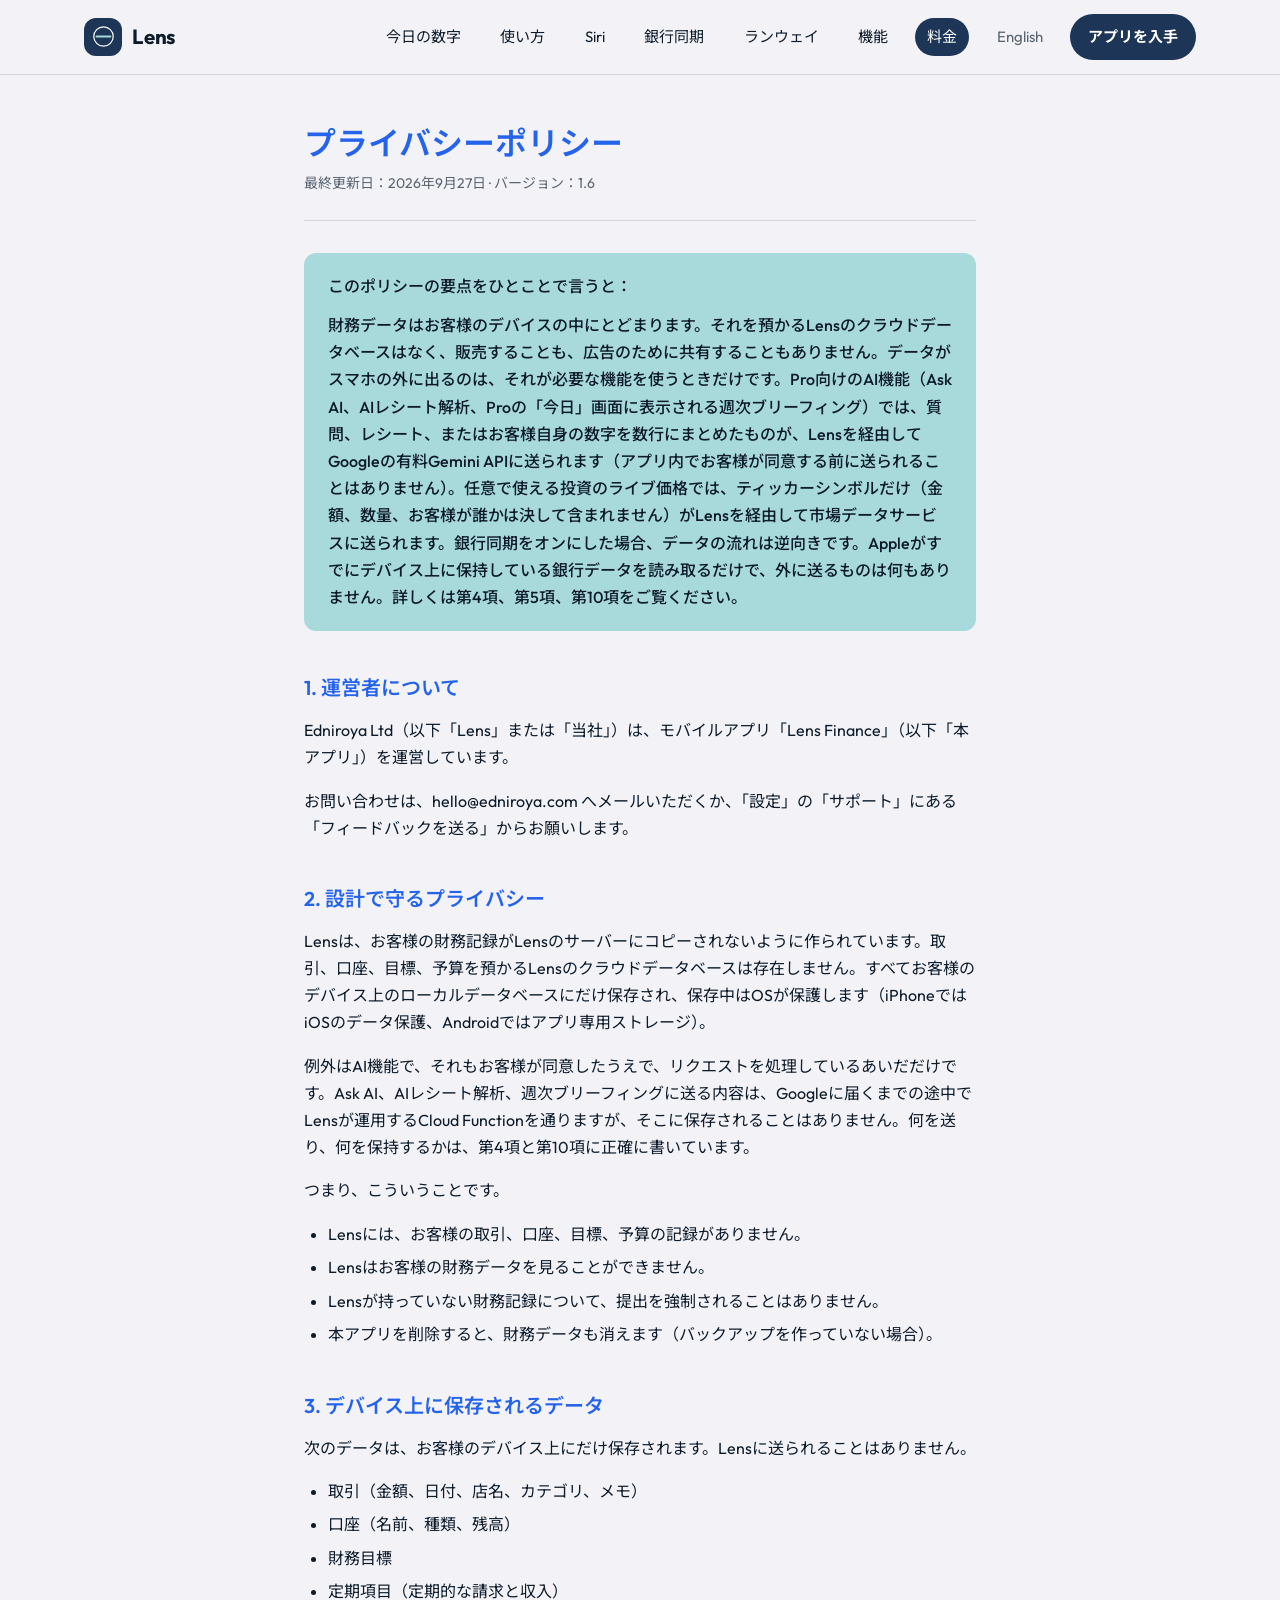
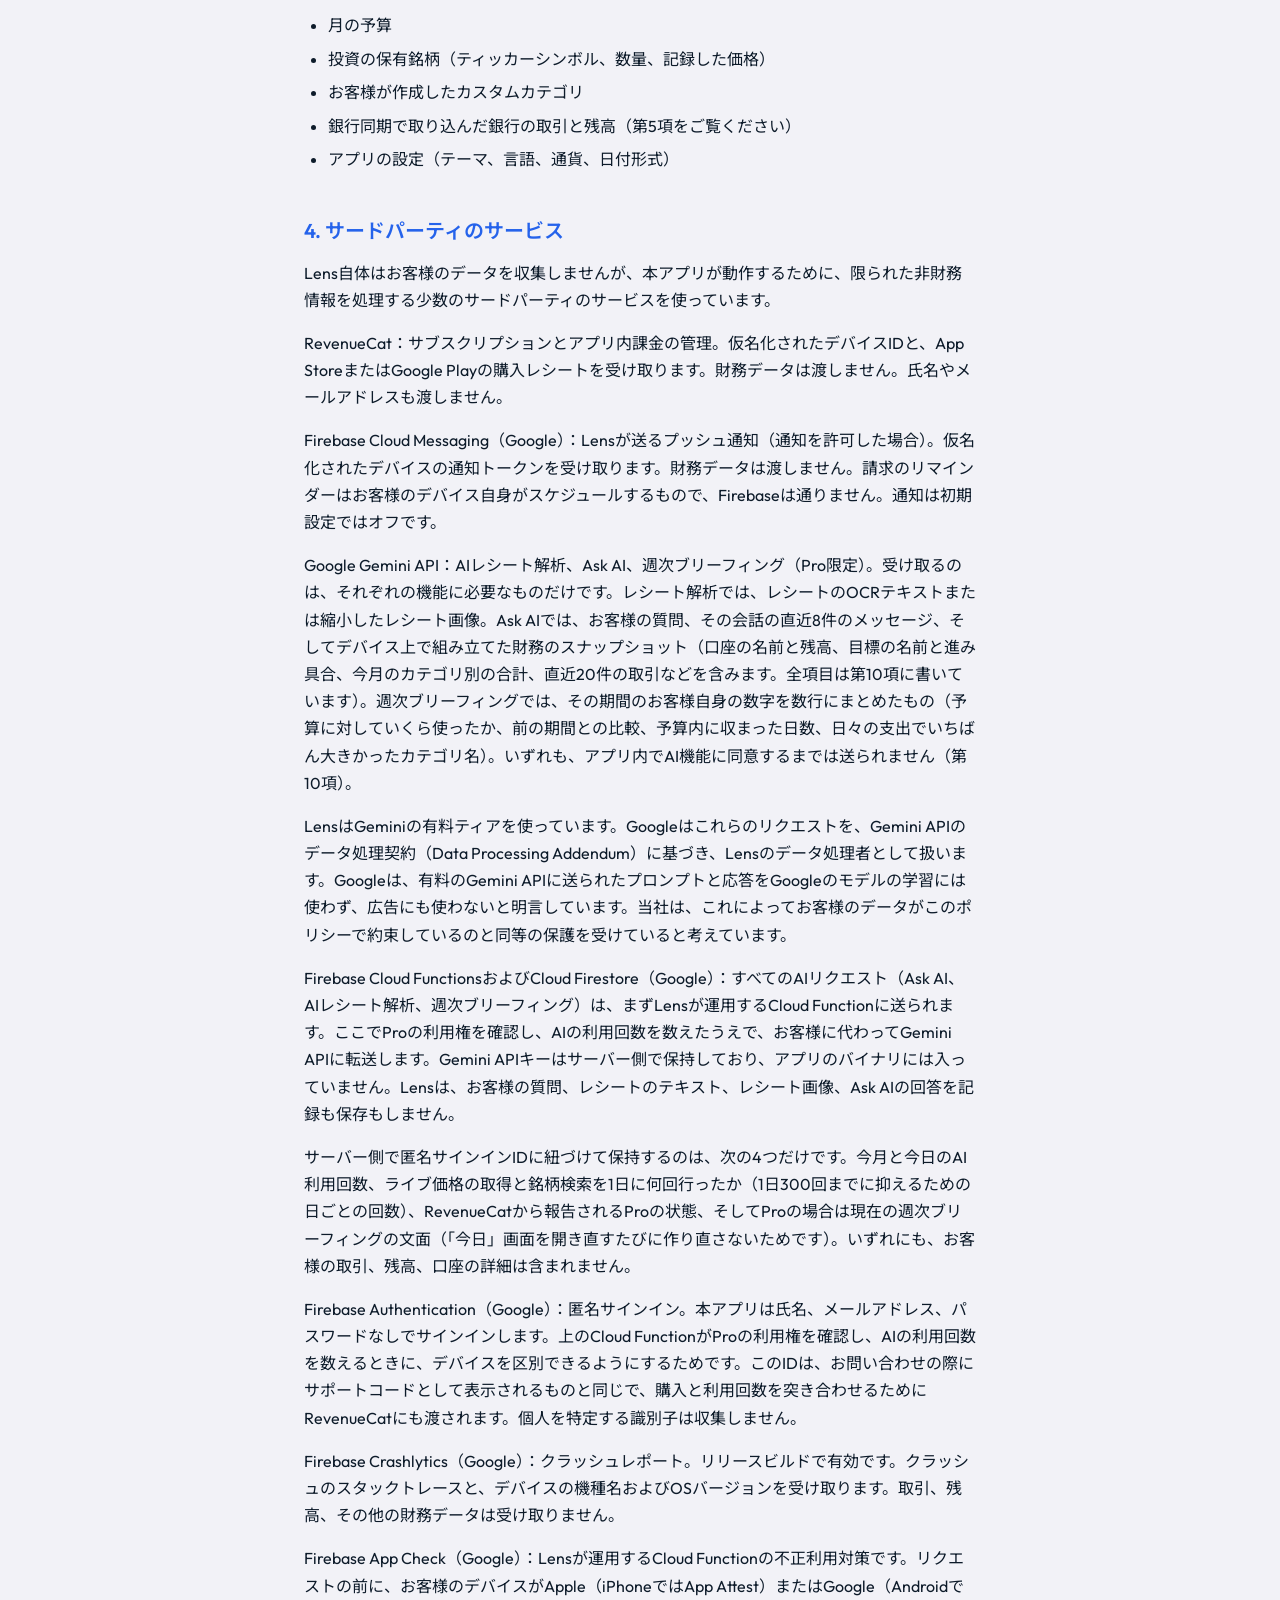
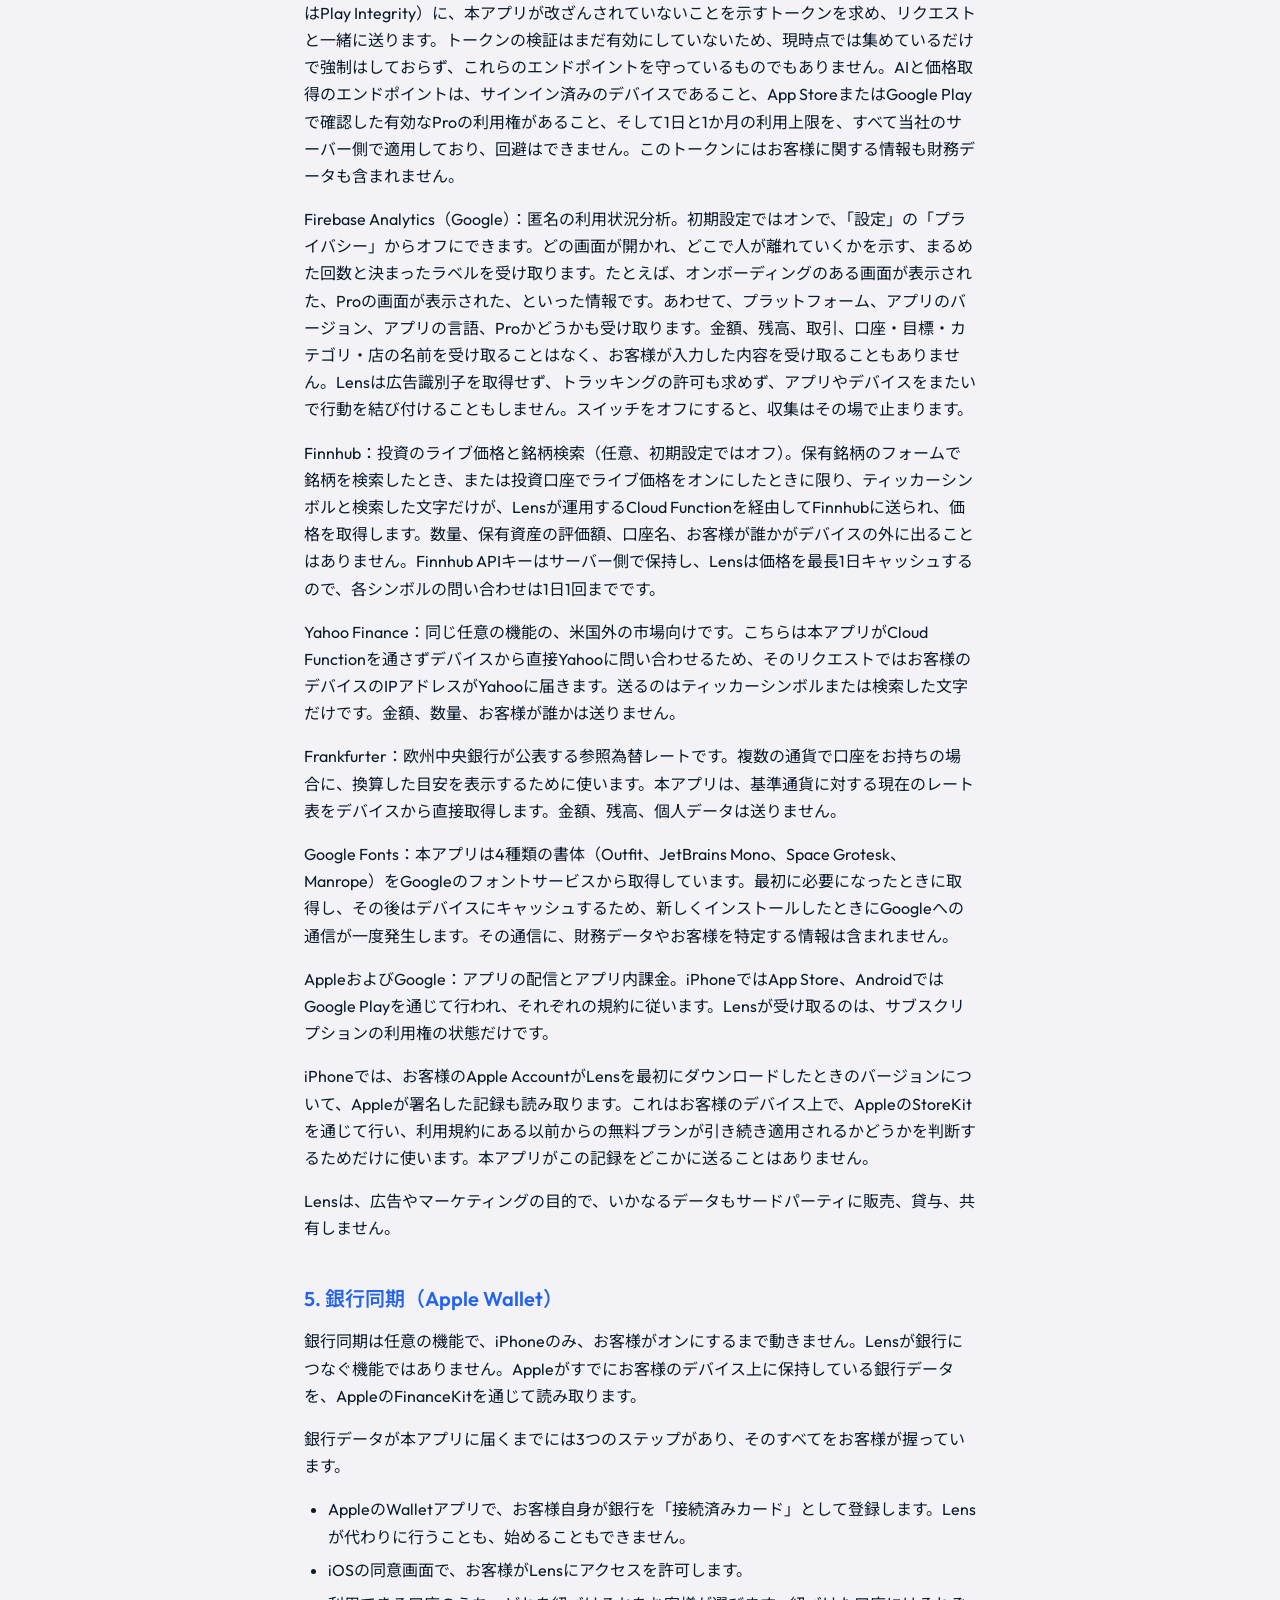
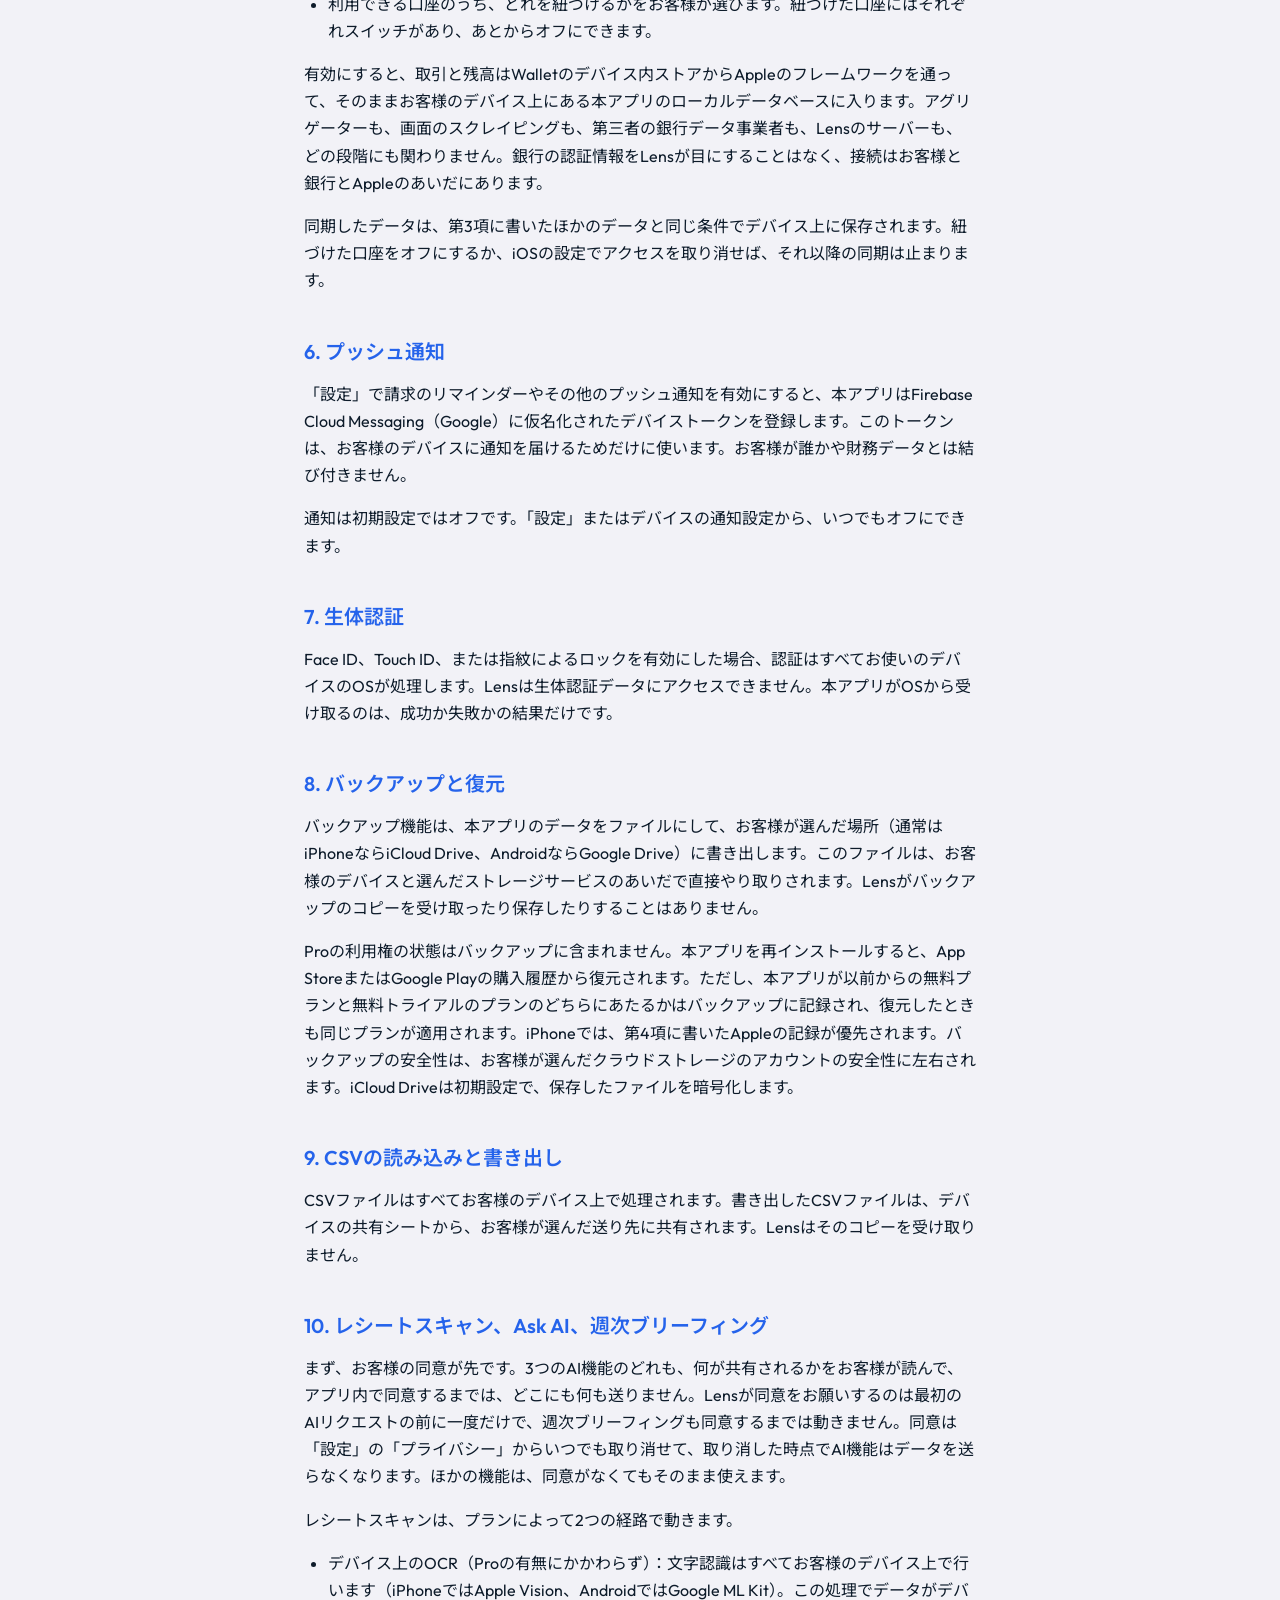
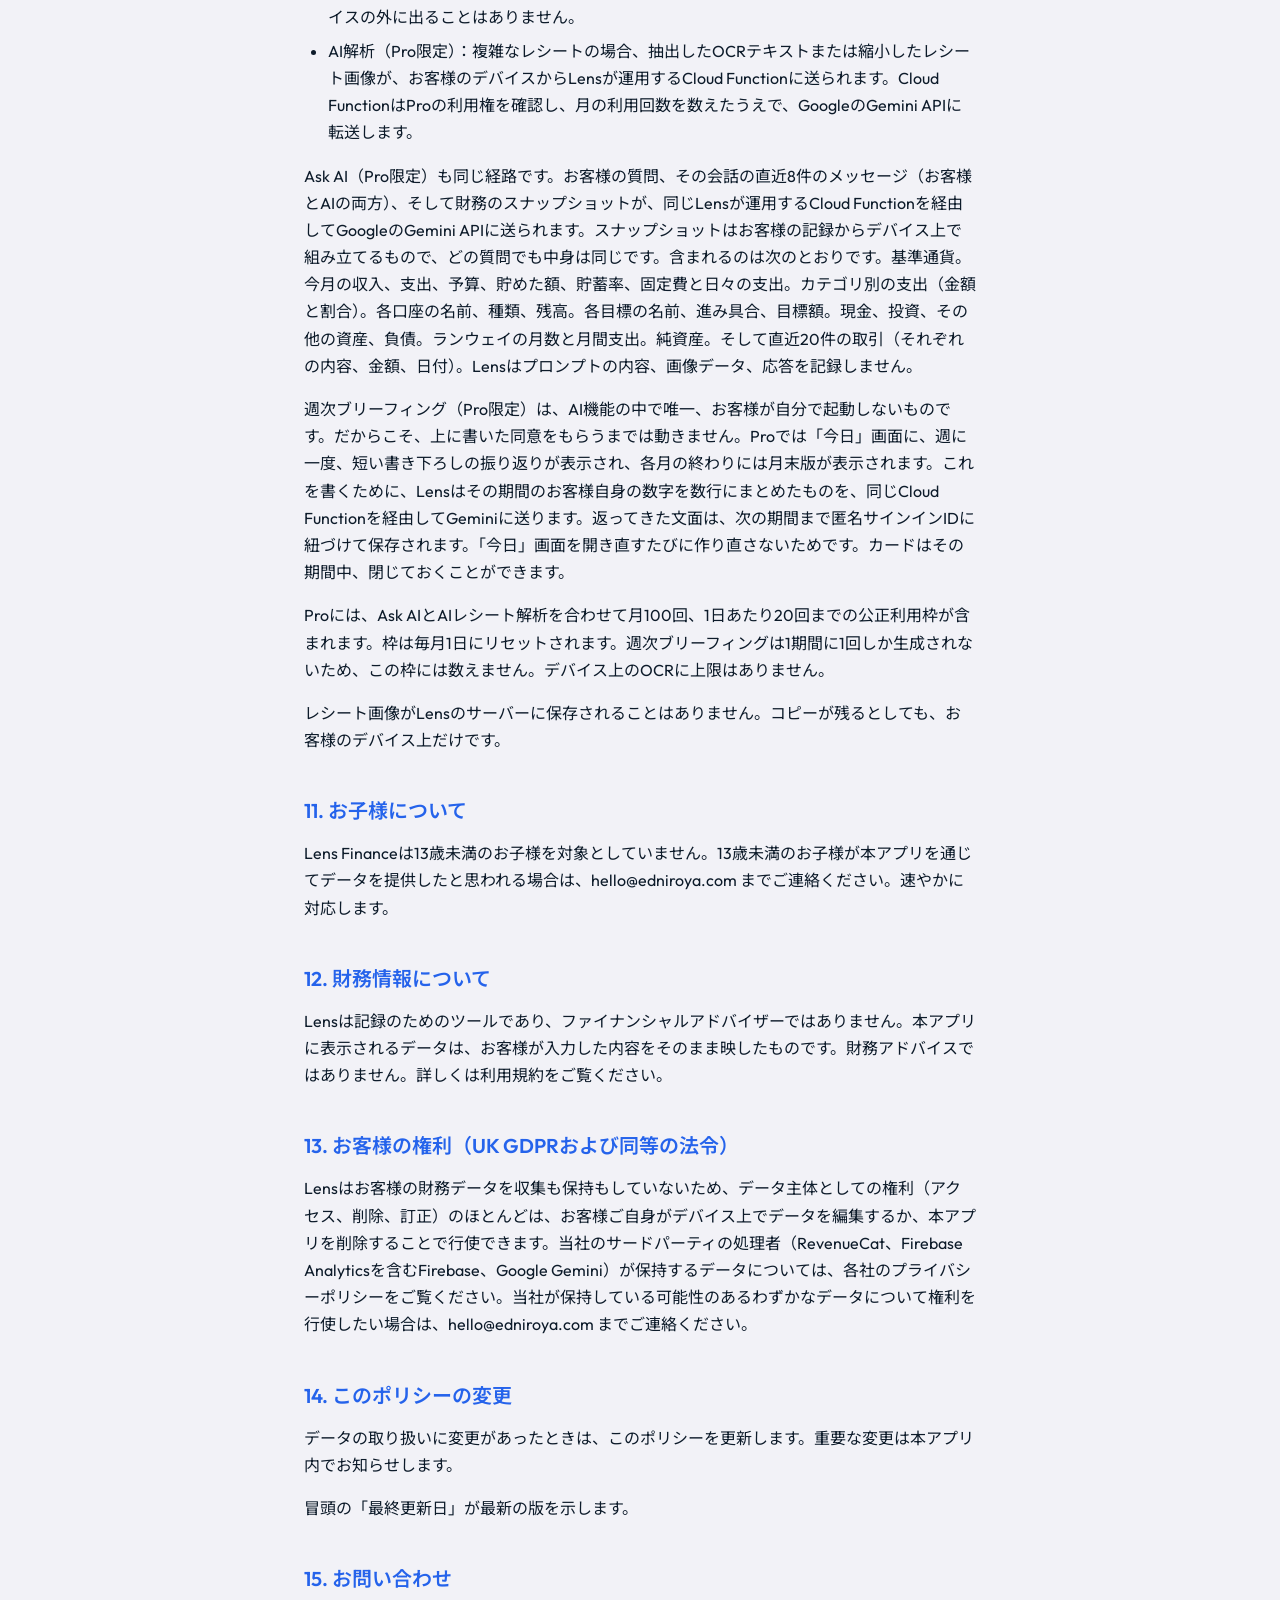
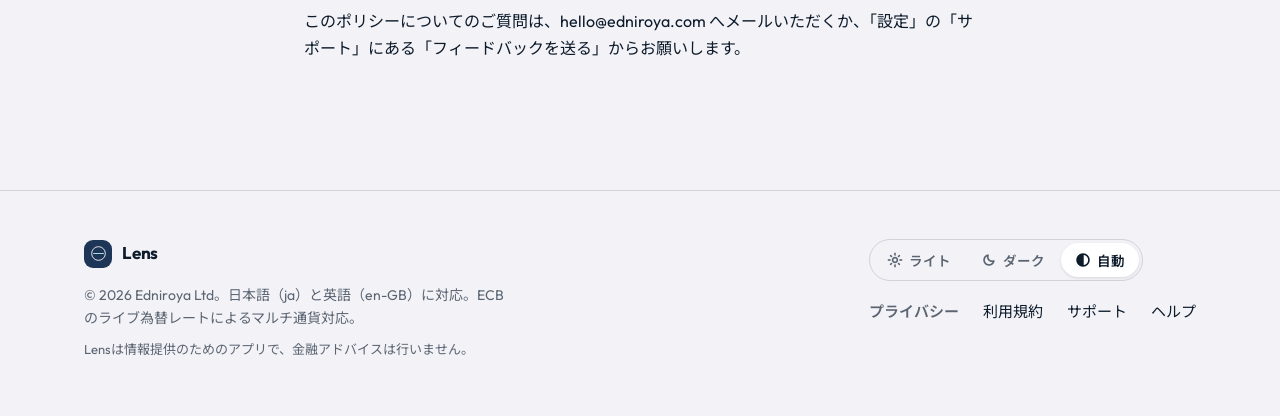
<file: ja/privacy.html>
<!DOCTYPE html>
<html lang="ja">
<head>
<meta charset="UTF-8">
<meta name="viewport" content="width=device-width, initial-scale=1.0">
<title>プライバシーポリシー · Lens Finance</title>
<link rel="preconnect" href="https://fonts.googleapis.com">
<link rel="preconnect" href="https://fonts.gstatic.com" crossorigin>
<link href="https://fonts.googleapis.com/css2?family=Outfit:wght@400;500;600;700&family=Noto+Sans+JP:wght@400;500;600&display=swap" rel="stylesheet">
<style>
  :root {
    --navy: #1D3557;
    --navy-dark: #0D1B2A;
    --mint: #A8DADC;
    --bg: #FAFAFA;
    --text: #1A1A1A;
    --muted: #444444;
    --border: #E5E5EA;
  }
  * { box-sizing: border-box; }
  body {
    margin: 0;
    font-family: 'Outfit', 'Noto Sans JP', -apple-system, BlinkMacSystemFont, system-ui, sans-serif;
    background: var(--bg);
    color: var(--text);
    line-height: 1.7;
    -webkit-font-smoothing: antialiased;
  }
  .container {
    max-width: 720px;
    margin: 0 auto;
    padding: 3rem 1.5rem 4rem;
  }
  header {
    border-bottom: 1px solid var(--border);
    padding-bottom: 1.5rem;
    margin-bottom: 2rem;
  }
  .brand {
    font-size: 14px;
    color: var(--muted);
    letter-spacing: 0.05em;
    text-transform: uppercase;
    margin: 0 0 0.5rem;
  }
  h1 {
    font-size: 32px;
    font-weight: 600;
    color: var(--navy);
    margin: 0 0 0.5rem;
    line-height: 1.3;
  }
  .meta {
    font-size: 14px;
    color: var(--muted);
    margin: 0;
  }
  h2 {
    font-size: 20px;
    font-weight: 600;
    color: var(--navy);
    margin: 2.5rem 0 0.75rem;
  }
  p {
    margin: 0 0 1rem;
    color: var(--text);
  }
  .highlight {
    background: var(--mint);
    color: var(--navy-dark);
    padding: 1.25rem 1.5rem;
    border-radius: 12px;
    margin: 1.5rem 0 2rem;
    font-weight: 500;
  }
  .highlight p { margin: 0 0 0.75rem; color: var(--navy-dark); }
  .highlight p:last-child { margin: 0; }
  ul {
    padding-left: 1.5rem;
    margin: 0 0 1rem;
  }
  li {
    margin-bottom: 0.4rem;
  }
  a {
    color: var(--navy);
    text-decoration: underline;
    text-decoration-thickness: 1px;
    text-underline-offset: 2px;
  }
  a:hover { color: var(--navy-dark); }
  .lang-switch {
    text-align: right;
    margin: 0 0 1.5rem;
    font-size: 14px;
    color: var(--muted);
  }
  footer {
    margin-top: 3rem;
    padding-top: 1.5rem;
    border-top: 1px solid var(--border);
    font-size: 14px;
    color: var(--muted);
  }
  :root {
    --lp-bg: #F2F2F7;
    --lp-surface: #FFFFFF;
    --lp-ink: #0D1B2A;
    --lp-body: #3F4A59;
    --lp-muted: #5B6572;
    --lp-hair: rgba(13, 27, 42, 0.14);
    --lp-link: #2563EB;
    --lp-navy: #1D3557;
  }
  @media (prefers-color-scheme: dark) {
    :root:not([data-theme="light"]) {
      --lp-bg: #10101A;
      --lp-surface: #16192A;
      --lp-ink: rgba(255, 255, 255, 0.92);
      --lp-body: #AEB7C8;
      --lp-muted: #8B96B0;
      --lp-hair: rgba(255, 255, 255, 0.14);
      --lp-link: #60A5FA;
    }
  }
  :root[data-theme="dark"] {
    --lp-bg: #10101A;
    --lp-surface: #16192A;
    --lp-ink: rgba(255, 255, 255, 0.92);
    --lp-body: #AEB7C8;
    --lp-muted: #8B96B0;
    --lp-hair: rgba(255, 255, 255, 0.14);
    --lp-link: #60A5FA;
  }
  /* The generators style bare `header` and `footer` for the old chrome.
     Those rules still apply to these elements, so they are overridden here
     with element+class specificity rather than edited out of two files. */
  header.lp-head {
    padding-bottom: 0;
    margin-bottom: 0;
    border-bottom: 1px solid var(--lp-hair);
  }
  footer.lp-foot {
    padding-top: 0;
    border-top: 1px solid var(--lp-hair);
    font-size: inherit;
    color: var(--lp-ink);
  }
  .lp-head {
    position: sticky;
    top: 0;
    z-index: 50;
    background: var(--lp-bg);
    border-bottom: 1px solid var(--lp-hair);
  }
  .lp-head-inner {
    max-width: 1160px;
    margin: 0 auto;
    padding: 14px 24px;
    display: flex;
    align-items: center;
    gap: clamp(12px, 1.6vw, 24px);
    min-width: 0;
  }
  .lp-brand {
    display: flex;
    align-items: center;
    gap: 10px;
    text-decoration: none;
    color: var(--lp-ink);
    flex: 0 0 auto;
  }
  .lp-mark {
    display: inline-flex;
    width: 38px;
    height: 38px;
    border-radius: 12px;
    background: var(--lp-navy);
    align-items: center;
    justify-content: center;
  }
  .lp-mark-sm {
    width: 28px;
    height: 28px;
    border-radius: 9px;
  }
  .lp-word {
    font-weight: 700;
    font-size: 20.5px;
    letter-spacing: -0.01em;
  }
  .lp-word-sm {
    font-size: 17px;
  }
  .lp-nav {
    display: flex;
    gap: clamp(8px, 1.2vw, 18px);
    margin-left: auto;
    align-items: center;
    min-width: 0;
    overflow-x: auto;
    scrollbar-width: none;
  }
  .lp-nav::-webkit-scrollbar { display: none; }
  .lp-nav-link {
    color: var(--lp-ink);
    text-decoration: none;
    font-size: 15px;
    white-space: nowrap;
    flex: 0 0 auto;
    padding: 6px 12px;
    border-radius: 999px;
    transition: color 250ms, background 250ms;
  }
  .lp-nav-link:hover,
  .lp-nav-link:focus-visible {
    background: var(--lp-surface);
  }
  .lp-pill {
    background: var(--lp-navy);
    color: #FFFFFF;
  }
  .lp-pill:hover,
  .lp-pill:focus-visible {
    background: var(--lp-navy);
    color: #FFFFFF;
  }
  .lp-lang { color: var(--lp-muted); }
  .lp-cta {
    background: var(--lp-navy);
    color: #FFFFFF;
    text-decoration: none;
    font-size: 15px;
    font-weight: 700;
    white-space: nowrap;
    flex: 0 0 auto;
    padding: 10px 18px;
    border-radius: 999px;
  }
  .lp-page-head {
    border-bottom: 1px solid var(--lp-hair);
    padding-bottom: 1.5rem;
    margin-bottom: 2rem;
  }
  .lp-foot {
    border-top: 1px solid var(--lp-hair);
    margin-top: 3rem;
  }
  .lp-foot-inner {
    max-width: 1160px;
    margin: 0 auto;
    padding: 48px 24px 56px;
    display: flex;
    flex-wrap: wrap;
    gap: 28px 48px;
    align-items: flex-start;
    justify-content: space-between;
  }
  .lp-foot-brand { max-width: 420px; }
  .lp-foot-blurb {
    margin: 16px 0 0;
    font-size: 14px;
    line-height: 1.6;
    color: var(--lp-muted);
  }
  .lp-foot-note {
    margin: 10px 0 0;
    font-size: 13px;
    line-height: 1.6;
    color: var(--lp-muted);
  }
  .lp-foot-side {
    display: flex;
    flex-direction: column;
    gap: 18px;
    align-items: flex-start;
  }
  .lp-theme {
    display: inline-flex;
    gap: 2px;
    padding: 3px;
    border-radius: 999px;
    border: 1px solid var(--lp-hair);
  }
  .lp-theme-btn {
    display: inline-flex;
    align-items: center;
    gap: 6px;
    padding: 7px 14px;
    border-radius: 999px;
    border: none;
    cursor: pointer;
    font-family: inherit;
    font-size: 13.5px;
    font-weight: 600;
    color: var(--lp-muted);
    background: transparent;
    transition: background 250ms, color 250ms;
  }
  .lp-theme-btn[aria-pressed="true"] {
    color: var(--lp-ink);
    background: var(--lp-surface);
    box-shadow: 0 1px 3px rgba(13, 27, 42, 0.12);
  }
  .lp-ico {
    font-family: "Material Symbols Rounded";
    font-size: 16px;
    line-height: 1;
  }
  .lp-foot-nav {
    display: flex;
    gap: 24px;
    flex-wrap: wrap;
    font-size: 15px;
  }
  .lp-foot-nav a {
    color: var(--lp-ink);
    text-decoration: none;
  }
  .lp-foot-nav a:hover,
  .lp-foot-nav a:focus-visible { text-decoration: underline; }
  .lp-foot-nav [aria-current="page"] {
    color: var(--lp-muted);
    font-weight: 600;
  }
  .lp-head-inner,
  .lp-foot-inner { box-sizing: border-box; }
  /* The landing page's nav scrolls sideways on a narrow screen rather
     than dropping links, so this does the same. Hiding them made the
     header on a phone look nothing like the landing's, which is the
     opposite of the point. */
  @media (max-width: 860px) {
    .lp-head-inner { gap: 10px; }
    .lp-nav { gap: 6px; }
    .lp-nav-link { padding: 6px 9px; }
  }

  /* The content tokens, redefined from the landing's, so the body themes
     with the chrome instead of staying white under a dark header. */
  :root {
    --bg: var(--lp-bg);
    --text: var(--lp-ink);
    --muted: var(--lp-muted);
    --border: var(--lp-hair);
    --navy: var(--lp-link);
  }
  body { background: var(--lp-bg); color: var(--lp-ink); }
  .container { max-width: 720px; }
</style>
<link rel="stylesheet" href="https://fonts.googleapis.com/css2?family=Material+Symbols+Rounded:opsz,wght,FILL,GRAD@20..48,400,0,0&display=swap">
<script>
  // Applied before first paint so a dark reader never sees a white flash.
  (function () {
    try {
      var t = localStorage.getItem('lens-lp-theme');
      if (t === 'light' || t === 'dark') {
        document.documentElement.setAttribute('data-theme', t);
      }
    } catch (e) {}
  })();
</script>
</head>
<body>
  <header class="lp-head">
    <div class="lp-head-inner">
      <a class="lp-brand" href="index.html" aria-label="Lensのホーム">
        <span class="lp-mark"><img src="/assets/logo.svg" alt="" width="27" height="27"></span>
        <span class="lp-word">Lens</span>
      </a>
      <nav class="lp-nav" aria-label="セクション">
        <a class="lp-nav-link" href="index.html#the-number">今日の数字</a>
        <a class="lp-nav-link" href="index.html#how-it-works">使い方</a>
        <a class="lp-nav-link" href="index.html#siri">Siri</a>
        <a class="lp-nav-link" href="index.html#bank-sync">銀行同期</a>
        <a class="lp-nav-link" href="index.html#insights">ランウェイ</a>
        <a class="lp-nav-link" href="index.html#features">機能</a>
        <a class="lp-nav-link lp-pill" href="index.html#pricing">料金</a>
        <a class="lp-nav-link lp-lang" href="../privacy.html">English</a>
        <a class="lp-cta" href="index.html#download">アプリを入手</a>
      </nav>
    </div>
  </header>
<div class="container">
  <div class="lp-page-head">
    <h1>プライバシーポリシー</h1>
    <p class="meta">最終更新日：2026年9月27日 · バージョン：1.6</p>
  </div>

  <div class="highlight">
    <p>このポリシーの要点をひとことで言うと：</p>
    <p>財務データはお客様のデバイスの中にとどまります。それを預かるLensのクラウドデータベースはなく、販売することも、広告のために共有することもありません。データがスマホの外に出るのは、それが必要な機能を使うときだけです。Pro向けのAI機能（Ask AI、AIレシート解析、Proの「今日」画面に表示される週次ブリーフィング）では、質問、レシート、またはお客様自身の数字を数行にまとめたものが、Lensを経由してGoogleの有料Gemini APIに送られます（アプリ内でお客様が同意する前に送られることはありません）。任意で使える投資のライブ価格では、ティッカーシンボルだけ（金額、数量、お客様が誰かは決して含まれません）がLensを経由して市場データサービスに送られます。銀行同期をオンにした場合、データの流れは逆向きです。Appleがすでにデバイス上に保持している銀行データを読み取るだけで、外に送るものは何もありません。詳しくは第4項、第5項、第10項をご覧ください。</p>
  </div>
  <h2>1. 運営者について</h2>
  <p>Edniroya Ltd（以下「Lens」または「当社」）は、モバイルアプリ「Lens Finance」（以下「本アプリ」）を運営しています。</p>
  <p>お問い合わせは、hello@edniroya.com へメールいただくか、「設定」の「サポート」にある「フィードバックを送る」からお願いします。</p>
  <h2>2. 設計で守るプライバシー</h2>
  <p>Lensは、お客様の財務記録がLensのサーバーにコピーされないように作られています。取引、口座、目標、予算を預かるLensのクラウドデータベースは存在しません。すべてお客様のデバイス上のローカルデータベースにだけ保存され、保存中はOSが保護します（iPhoneではiOSのデータ保護、Androidではアプリ専用ストレージ）。</p>
  <p>例外はAI機能で、それもお客様が同意したうえで、リクエストを処理しているあいだだけです。Ask AI、AIレシート解析、週次ブリーフィングに送る内容は、Googleに届くまでの途中でLensが運用するCloud Functionを通りますが、そこに保存されることはありません。何を送り、何を保持するかは、第4項と第10項に正確に書いています。</p>
  <p>つまり、こういうことです。</p>
  <ul>
    <li>Lensには、お客様の取引、口座、目標、予算の記録がありません。</li>
    <li>Lensはお客様の財務データを見ることができません。</li>
    <li>Lensが持っていない財務記録について、提出を強制されることはありません。</li>
    <li>本アプリを削除すると、財務データも消えます（バックアップを作っていない場合）。</li>
  </ul>
  <h2>3. デバイス上に保存されるデータ</h2>
  <p>次のデータは、お客様のデバイス上にだけ保存されます。Lensに送られることはありません。</p>
  <ul>
    <li>取引（金額、日付、店名、カテゴリ、メモ）</li>
    <li>口座（名前、種類、残高）</li>
    <li>財務目標</li>
    <li>定期項目（定期的な請求と収入）</li>
    <li>月の予算</li>
    <li>投資の保有銘柄（ティッカーシンボル、数量、記録した価格）</li>
    <li>お客様が作成したカスタムカテゴリ</li>
    <li>銀行同期で取り込んだ銀行の取引と残高（第5項をご覧ください）</li>
    <li>アプリの設定（テーマ、言語、通貨、日付形式）</li>
  </ul>
  <h2>4. サードパーティのサービス</h2>
  <p>Lens自体はお客様のデータを収集しませんが、本アプリが動作するために、限られた非財務情報を処理する少数のサードパーティのサービスを使っています。</p>
  <p>RevenueCat：サブスクリプションとアプリ内課金の管理。仮名化されたデバイスIDと、App StoreまたはGoogle Playの購入レシートを受け取ります。財務データは渡しません。氏名やメールアドレスも渡しません。</p>
  <p>Firebase Cloud Messaging（Google）：Lensが送るプッシュ通知（通知を許可した場合）。仮名化されたデバイスの通知トークンを受け取ります。財務データは渡しません。請求のリマインダーはお客様のデバイス自身がスケジュールするもので、Firebaseは通りません。通知は初期設定ではオフです。</p>
  <p>Google Gemini API：AIレシート解析、Ask AI、週次ブリーフィング（Pro限定）。受け取るのは、それぞれの機能に必要なものだけです。レシート解析では、レシートのOCRテキストまたは縮小したレシート画像。Ask AIでは、お客様の質問、その会話の直近8件のメッセージ、そしてデバイス上で組み立てた財務のスナップショット（口座の名前と残高、目標の名前と進み具合、今月のカテゴリ別の合計、直近20件の取引などを含みます。全項目は第10項に書いています）。週次ブリーフィングでは、その期間のお客様自身の数字を数行にまとめたもの（予算に対していくら使ったか、前の期間との比較、予算内に収まった日数、日々の支出でいちばん大きかったカテゴリ名）。いずれも、アプリ内でAI機能に同意するまでは送られません（第10項）。</p>
  <p>LensはGeminiの有料ティアを使っています。Googleはこれらのリクエストを、Gemini APIのデータ処理契約（Data Processing Addendum）に基づき、Lensのデータ処理者として扱います。Googleは、有料のGemini APIに送られたプロンプトと応答をGoogleのモデルの学習には使わず、広告にも使わないと明言しています。当社は、これによってお客様のデータがこのポリシーで約束しているのと同等の保護を受けていると考えています。</p>
  <p>Firebase Cloud FunctionsおよびCloud Firestore（Google）：すべてのAIリクエスト（Ask AI、AIレシート解析、週次ブリーフィング）は、まずLensが運用するCloud Functionに送られます。ここでProの利用権を確認し、AIの利用回数を数えたうえで、お客様に代わってGemini APIに転送します。Gemini APIキーはサーバー側で保持しており、アプリのバイナリには入っていません。Lensは、お客様の質問、レシートのテキスト、レシート画像、Ask AIの回答を記録も保存もしません。</p>
  <p>サーバー側で匿名サインインIDに紐づけて保持するのは、次の4つだけです。今月と今日のAI利用回数、ライブ価格の取得と銘柄検索を1日に何回行ったか（1日300回までに抑えるための日ごとの回数）、RevenueCatから報告されるProの状態、そしてProの場合は現在の週次ブリーフィングの文面（「今日」画面を開き直すたびに作り直さないためです）。いずれにも、お客様の取引、残高、口座の詳細は含まれません。</p>
  <p>Firebase Authentication（Google）：匿名サインイン。本アプリは氏名、メールアドレス、パスワードなしでサインインします。上のCloud FunctionがProの利用権を確認し、AIの利用回数を数えるときに、デバイスを区別できるようにするためです。このIDは、お問い合わせの際にサポートコードとして表示されるものと同じで、購入と利用回数を突き合わせるためにRevenueCatにも渡されます。個人を特定する識別子は収集しません。</p>
  <p>Firebase Crashlytics（Google）：クラッシュレポート。リリースビルドで有効です。クラッシュのスタックトレースと、デバイスの機種名およびOSバージョンを受け取ります。取引、残高、その他の財務データは受け取りません。</p>
  <p>Firebase App Check（Google）：Lensが運用するCloud Functionの不正利用対策です。リクエストの前に、お客様のデバイスがApple（iPhoneではApp Attest）またはGoogle（AndroidではPlay Integrity）に、本アプリが改ざんされていないことを示すトークンを求め、リクエストと一緒に送ります。トークンの検証はまだ有効にしていないため、現時点では集めているだけで強制はしておらず、これらのエンドポイントを守っているものでもありません。AIと価格取得のエンドポイントは、サインイン済みのデバイスであること、App StoreまたはGoogle Playで確認した有効なProの利用権があること、そして1日と1か月の利用上限を、すべて当社のサーバー側で適用しており、回避はできません。このトークンにはお客様に関する情報も財務データも含まれません。</p>
  <p>Firebase Analytics（Google）：匿名の利用状況分析。初期設定ではオンで、「設定」の「プライバシー」からオフにできます。どの画面が開かれ、どこで人が離れていくかを示す、まるめた回数と決まったラベルを受け取ります。たとえば、オンボーディングのある画面が表示された、Proの画面が表示された、といった情報です。あわせて、プラットフォーム、アプリのバージョン、アプリの言語、Proかどうかも受け取ります。金額、残高、取引、口座・目標・カテゴリ・店の名前を受け取ることはなく、お客様が入力した内容を受け取ることもありません。Lensは広告識別子を取得せず、トラッキングの許可も求めず、アプリやデバイスをまたいで行動を結び付けることもしません。スイッチをオフにすると、収集はその場で止まります。</p>
  <p>Finnhub：投資のライブ価格と銘柄検索（任意、初期設定ではオフ）。保有銘柄のフォームで銘柄を検索したとき、または投資口座でライブ価格をオンにしたときに限り、ティッカーシンボルと検索した文字だけが、Lensが運用するCloud Functionを経由してFinnhubに送られ、価格を取得します。数量、保有資産の評価額、口座名、お客様が誰かがデバイスの外に出ることはありません。Finnhub APIキーはサーバー側で保持し、Lensは価格を最長1日キャッシュするので、各シンボルの問い合わせは1日1回までです。</p>
  <p>Yahoo Finance：同じ任意の機能の、米国外の市場向けです。こちらは本アプリがCloud Functionを通さずデバイスから直接Yahooに問い合わせるため、そのリクエストではお客様のデバイスのIPアドレスがYahooに届きます。送るのはティッカーシンボルまたは検索した文字だけです。金額、数量、お客様が誰かは送りません。</p>
  <p>Frankfurter：欧州中央銀行が公表する参照為替レートです。複数の通貨で口座をお持ちの場合に、換算した目安を表示するために使います。本アプリは、基準通貨に対する現在のレート表をデバイスから直接取得します。金額、残高、個人データは送りません。</p>
  <p>Google Fonts：本アプリは4種類の書体（Outfit、JetBrains Mono、Space Grotesk、Manrope）をGoogleのフォントサービスから取得しています。最初に必要になったときに取得し、その後はデバイスにキャッシュするため、新しくインストールしたときにGoogleへの通信が一度発生します。その通信に、財務データやお客様を特定する情報は含まれません。</p>
  <p>AppleおよびGoogle：アプリの配信とアプリ内課金。iPhoneではApp Store、AndroidではGoogle Playを通じて行われ、それぞれの規約に従います。Lensが受け取るのは、サブスクリプションの利用権の状態だけです。</p>
  <p>iPhoneでは、お客様のApple AccountがLensを最初にダウンロードしたときのバージョンについて、Appleが署名した記録も読み取ります。これはお客様のデバイス上で、AppleのStoreKitを通じて行い、利用規約にある以前からの無料プランが引き続き適用されるかどうかを判断するためだけに使います。本アプリがこの記録をどこかに送ることはありません。</p>
  <p>Lensは、広告やマーケティングの目的で、いかなるデータもサードパーティに販売、貸与、共有しません。</p>
  <h2>5. 銀行同期（Apple Wallet）</h2>
  <p>銀行同期は任意の機能で、iPhoneのみ、お客様がオンにするまで動きません。Lensが銀行につなぐ機能ではありません。Appleがすでにお客様のデバイス上に保持している銀行データを、AppleのFinanceKitを通じて読み取ります。</p>
  <p>銀行データが本アプリに届くまでには3つのステップがあり、そのすべてをお客様が握っています。</p>
  <ul>
    <li>AppleのWalletアプリで、お客様自身が銀行を「接続済みカード」として登録します。Lensが代わりに行うことも、始めることもできません。</li>
    <li>iOSの同意画面で、お客様がLensにアクセスを許可します。</li>
    <li>利用できる口座のうち、どれを紐づけるかをお客様が選びます。紐づけた口座にはそれぞれスイッチがあり、あとからオフにできます。</li>
  </ul>
  <p>有効にすると、取引と残高はWalletのデバイス内ストアからAppleのフレームワークを通って、そのままお客様のデバイス上にある本アプリのローカルデータベースに入ります。アグリゲーターも、画面のスクレイピングも、第三者の銀行データ事業者も、Lensのサーバーも、どの段階にも関わりません。銀行の認証情報をLensが目にすることはなく、接続はお客様と銀行とAppleのあいだにあります。</p>
  <p>同期したデータは、第3項に書いたほかのデータと同じ条件でデバイス上に保存されます。紐づけた口座をオフにするか、iOSの設定でアクセスを取り消せば、それ以降の同期は止まります。</p>
  <h2>6. プッシュ通知</h2>
  <p>「設定」で請求のリマインダーやその他のプッシュ通知を有効にすると、本アプリはFirebase Cloud Messaging（Google）に仮名化されたデバイストークンを登録します。このトークンは、お客様のデバイスに通知を届けるためだけに使います。お客様が誰かや財務データとは結び付きません。</p>
  <p>通知は初期設定ではオフです。「設定」またはデバイスの通知設定から、いつでもオフにできます。</p>
  <h2>7. 生体認証</h2>
  <p>Face ID、Touch ID、または指紋によるロックを有効にした場合、認証はすべてお使いのデバイスのOSが処理します。Lensは生体認証データにアクセスできません。本アプリがOSから受け取るのは、成功か失敗かの結果だけです。</p>
  <h2>8. バックアップと復元</h2>
  <p>バックアップ機能は、本アプリのデータをファイルにして、お客様が選んだ場所（通常はiPhoneならiCloud Drive、AndroidならGoogle Drive）に書き出します。このファイルは、お客様のデバイスと選んだストレージサービスのあいだで直接やり取りされます。Lensがバックアップのコピーを受け取ったり保存したりすることはありません。</p>
  <p>Proの利用権の状態はバックアップに含まれません。本アプリを再インストールすると、App StoreまたはGoogle Playの購入履歴から復元されます。ただし、本アプリが以前からの無料プランと無料トライアルのプランのどちらにあたるかはバックアップに記録され、復元したときも同じプランが適用されます。iPhoneでは、第4項に書いたAppleの記録が優先されます。バックアップの安全性は、お客様が選んだクラウドストレージのアカウントの安全性に左右されます。iCloud Driveは初期設定で、保存したファイルを暗号化します。</p>
  <h2>9. CSVの読み込みと書き出し</h2>
  <p>CSVファイルはすべてお客様のデバイス上で処理されます。書き出したCSVファイルは、デバイスの共有シートから、お客様が選んだ送り先に共有されます。Lensはそのコピーを受け取りません。</p>
  <h2>10. レシートスキャン、Ask AI、週次ブリーフィング</h2>
  <p>まず、お客様の同意が先です。3つのAI機能のどれも、何が共有されるかをお客様が読んで、アプリ内で同意するまでは、どこにも何も送りません。Lensが同意をお願いするのは最初のAIリクエストの前に一度だけで、週次ブリーフィングも同意するまでは動きません。同意は「設定」の「プライバシー」からいつでも取り消せて、取り消した時点でAI機能はデータを送らなくなります。ほかの機能は、同意がなくてもそのまま使えます。</p>
  <p>レシートスキャンは、プランによって2つの経路で動きます。</p>
  <ul>
    <li>デバイス上のOCR（Proの有無にかかわらず）：文字認識はすべてお客様のデバイス上で行います（iPhoneではApple Vision、AndroidではGoogle ML Kit）。この処理でデータがデバイスの外に出ることはありません。</li>
    <li>AI解析（Pro限定）：複雑なレシートの場合、抽出したOCRテキストまたは縮小したレシート画像が、お客様のデバイスからLensが運用するCloud Functionに送られます。Cloud FunctionはProの利用権を確認し、月の利用回数を数えたうえで、GoogleのGemini APIに転送します。</li>
  </ul>
  <p>Ask AI（Pro限定）も同じ経路です。お客様の質問、その会話の直近8件のメッセージ（お客様とAIの両方）、そして財務のスナップショットが、同じLensが運用するCloud Functionを経由してGoogleのGemini APIに送られます。スナップショットはお客様の記録からデバイス上で組み立てるもので、どの質問でも中身は同じです。含まれるのは次のとおりです。基準通貨。今月の収入、支出、予算、貯めた額、貯蓄率、固定費と日々の支出。カテゴリ別の支出（金額と割合）。各口座の名前、種類、残高。各目標の名前、進み具合、目標額。現金、投資、その他の資産、負債。ランウェイの月数と月間支出。純資産。そして直近20件の取引（それぞれの内容、金額、日付）。Lensはプロンプトの内容、画像データ、応答を記録しません。</p>
  <p>週次ブリーフィング（Pro限定）は、AI機能の中で唯一、お客様が自分で起動しないものです。だからこそ、上に書いた同意をもらうまでは動きません。Proでは「今日」画面に、週に一度、短い書き下ろしの振り返りが表示され、各月の終わりには月末版が表示されます。これを書くために、Lensはその期間のお客様自身の数字を数行にまとめたものを、同じCloud Functionを経由してGeminiに送ります。返ってきた文面は、次の期間まで匿名サインインIDに紐づけて保存されます。「今日」画面を開き直すたびに作り直さないためです。カードはその期間中、閉じておくことができます。</p>
  <p>Proには、Ask AIとAIレシート解析を合わせて月100回、1日あたり20回までの公正利用枠が含まれます。枠は毎月1日にリセットされます。週次ブリーフィングは1期間に1回しか生成されないため、この枠には数えません。デバイス上のOCRに上限はありません。</p>
  <p>レシート画像がLensのサーバーに保存されることはありません。コピーが残るとしても、お客様のデバイス上だけです。</p>
  <h2>11. お子様について</h2>
  <p>Lens Financeは13歳未満のお子様を対象としていません。13歳未満のお子様が本アプリを通じてデータを提供したと思われる場合は、hello@edniroya.com までご連絡ください。速やかに対応します。</p>
  <h2>12. 財務情報について</h2>
  <p>Lensは記録のためのツールであり、ファイナンシャルアドバイザーではありません。本アプリに表示されるデータは、お客様が入力した内容をそのまま映したものです。財務アドバイスではありません。詳しくは利用規約をご覧ください。</p>
  <h2>13. お客様の権利（UK GDPRおよび同等の法令）</h2>
  <p>Lensはお客様の財務データを収集も保持もしていないため、データ主体としての権利（アクセス、削除、訂正）のほとんどは、お客様ご自身がデバイス上でデータを編集するか、本アプリを削除することで行使できます。当社のサードパーティの処理者（RevenueCat、Firebase Analyticsを含むFirebase、Google Gemini）が保持するデータについては、各社のプライバシーポリシーをご覧ください。当社が保持している可能性のあるわずかなデータについて権利を行使したい場合は、hello@edniroya.com までご連絡ください。</p>
  <h2>14. このポリシーの変更</h2>
  <p>データの取り扱いに変更があったときは、このポリシーを更新します。重要な変更は本アプリ内でお知らせします。</p>
  <p>冒頭の「最終更新日」が最新の版を示します。</p>
  <h2>15. お問い合わせ</h2>
  <p>このポリシーについてのご質問は、hello@edniroya.com へメールいただくか、「設定」の「サポート」にある「フィードバックを送る」からお願いします。</p>

</div>
  <footer class="lp-foot">
    <div class="lp-foot-inner">
      <div class="lp-foot-brand">
        <a class="lp-brand" href="index.html">
          <span class="lp-mark lp-mark-sm"><img src="/assets/logo.svg" alt="" width="19" height="19"></span>
          <span class="lp-word lp-word-sm">Lens</span>
        </a>
        <p class="lp-foot-blurb">© 2026 Edniroya Ltd。日本語（ja）と英語（en-GB）に対応。ECBのライブ為替レートによるマルチ通貨対応。</p>
        <p class="lp-foot-note">Lensは情報提供のためのアプリで、金融アドバイスは行いません。</p>
      </div>
      <div class="lp-foot-side">
        <div class="lp-theme" role="group" aria-label="表示"><button type="button" class="lp-theme-btn" data-theme-choice="light" aria-pressed="false"><span class="lp-ico" aria-hidden="true">light_mode</span>ライト</button><button type="button" class="lp-theme-btn" data-theme-choice="dark" aria-pressed="false"><span class="lp-ico" aria-hidden="true">dark_mode</span>ダーク</button><button type="button" class="lp-theme-btn" data-theme-choice="auto" aria-pressed="false"><span class="lp-ico" aria-hidden="true">contrast</span>自動</button></div>
        <nav class="lp-foot-nav" aria-label="規約とサポート">
        <span aria-current="page">プライバシー</span>
        <a href="terms.html">利用規約</a>
        <a href="support.html">サポート</a>
        <a href="help.html">ヘルプ</a>
        </nav>
      </div>
    </div>
  </footer>
  <script>
    (function () {
      var root = document.documentElement;
      var btns = Array.prototype.slice.call(
        document.querySelectorAll('[data-theme-choice]'));
      function current() {
        try { return localStorage.getItem('lens-lp-theme') || 'auto'; }
        catch (e) { return 'auto'; }
      }
      function paint(mode) {
        if (mode === 'auto') root.removeAttribute('data-theme');
        else root.setAttribute('data-theme', mode);
        btns.forEach(function (b) {
          b.setAttribute('aria-pressed',
            String(b.getAttribute('data-theme-choice') === mode));
        });
      }
      btns.forEach(function (b) {
        b.addEventListener('click', function () {
          var mode = b.getAttribute('data-theme-choice');
          try { localStorage.setItem('lens-lp-theme', mode); } catch (e) {}
          paint(mode);
        });
      });
      paint(current());
    })();
  </script>
</body>
</html>
</file>
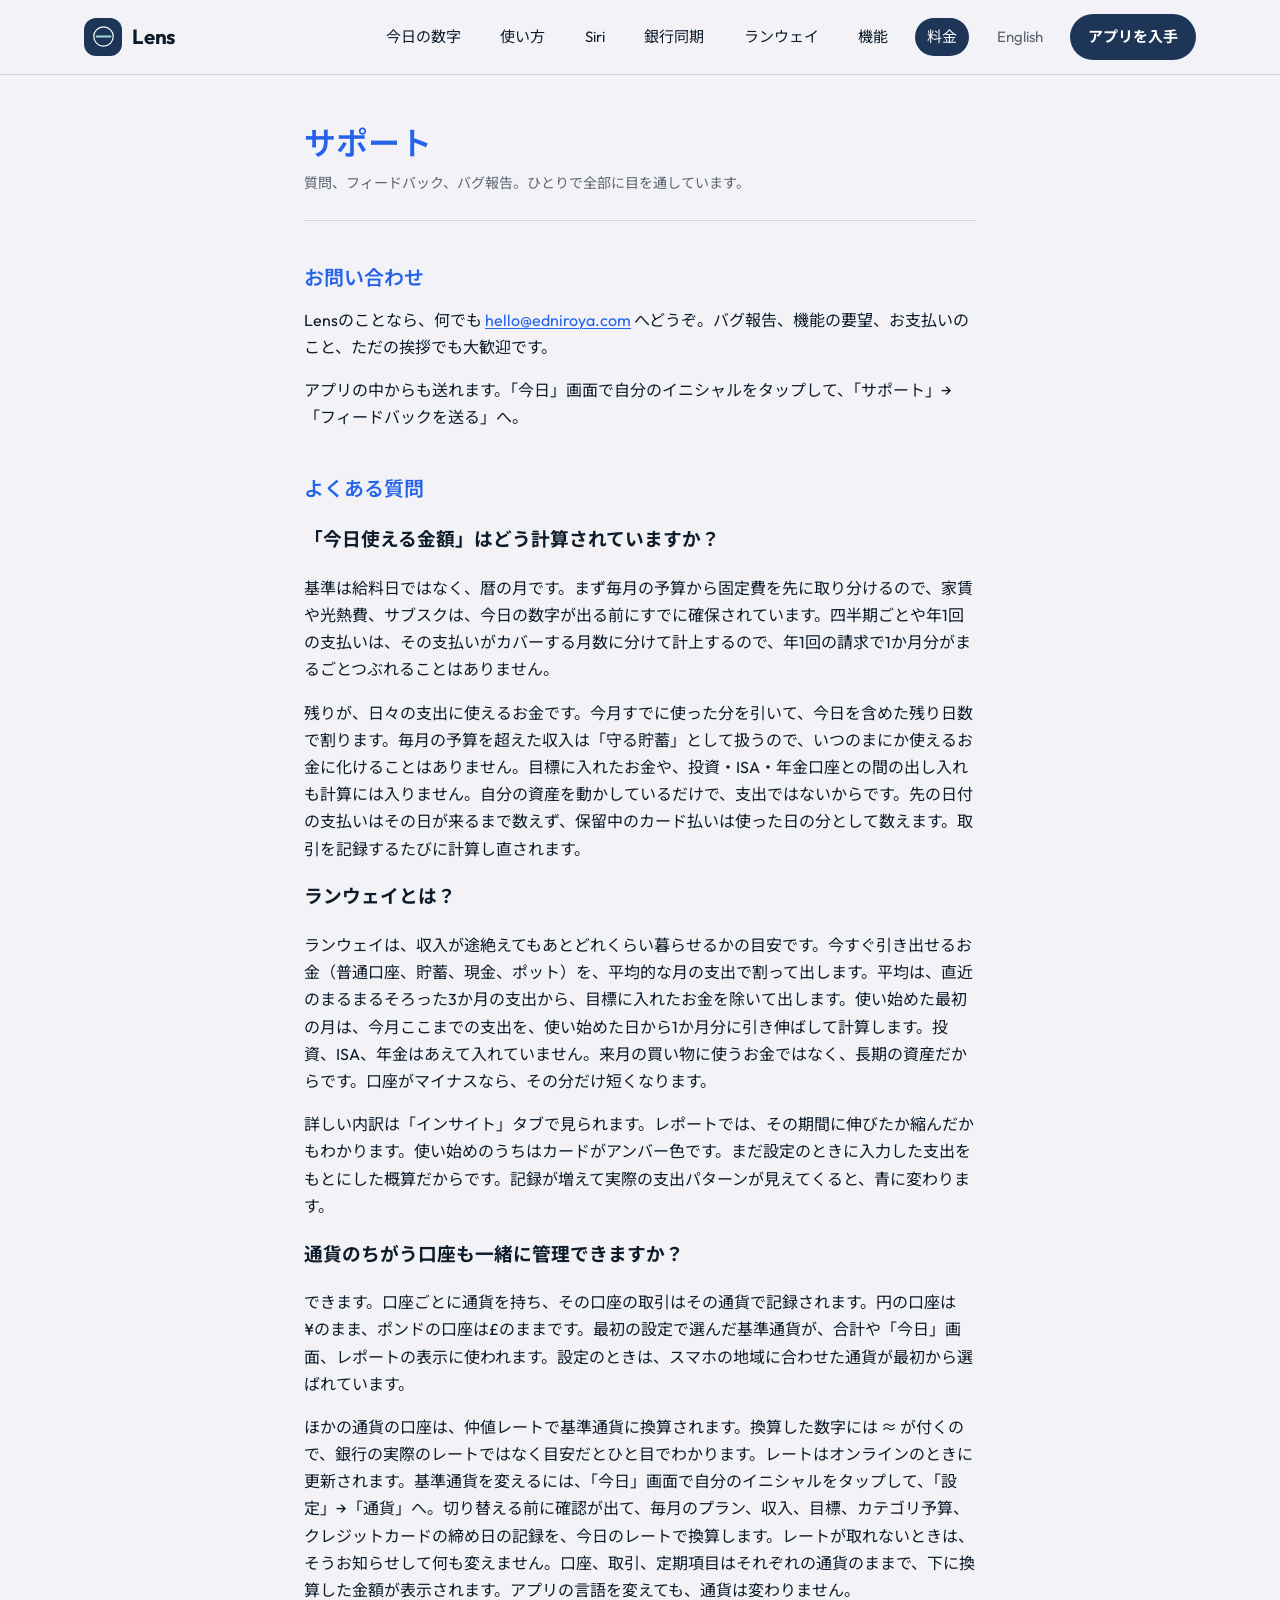
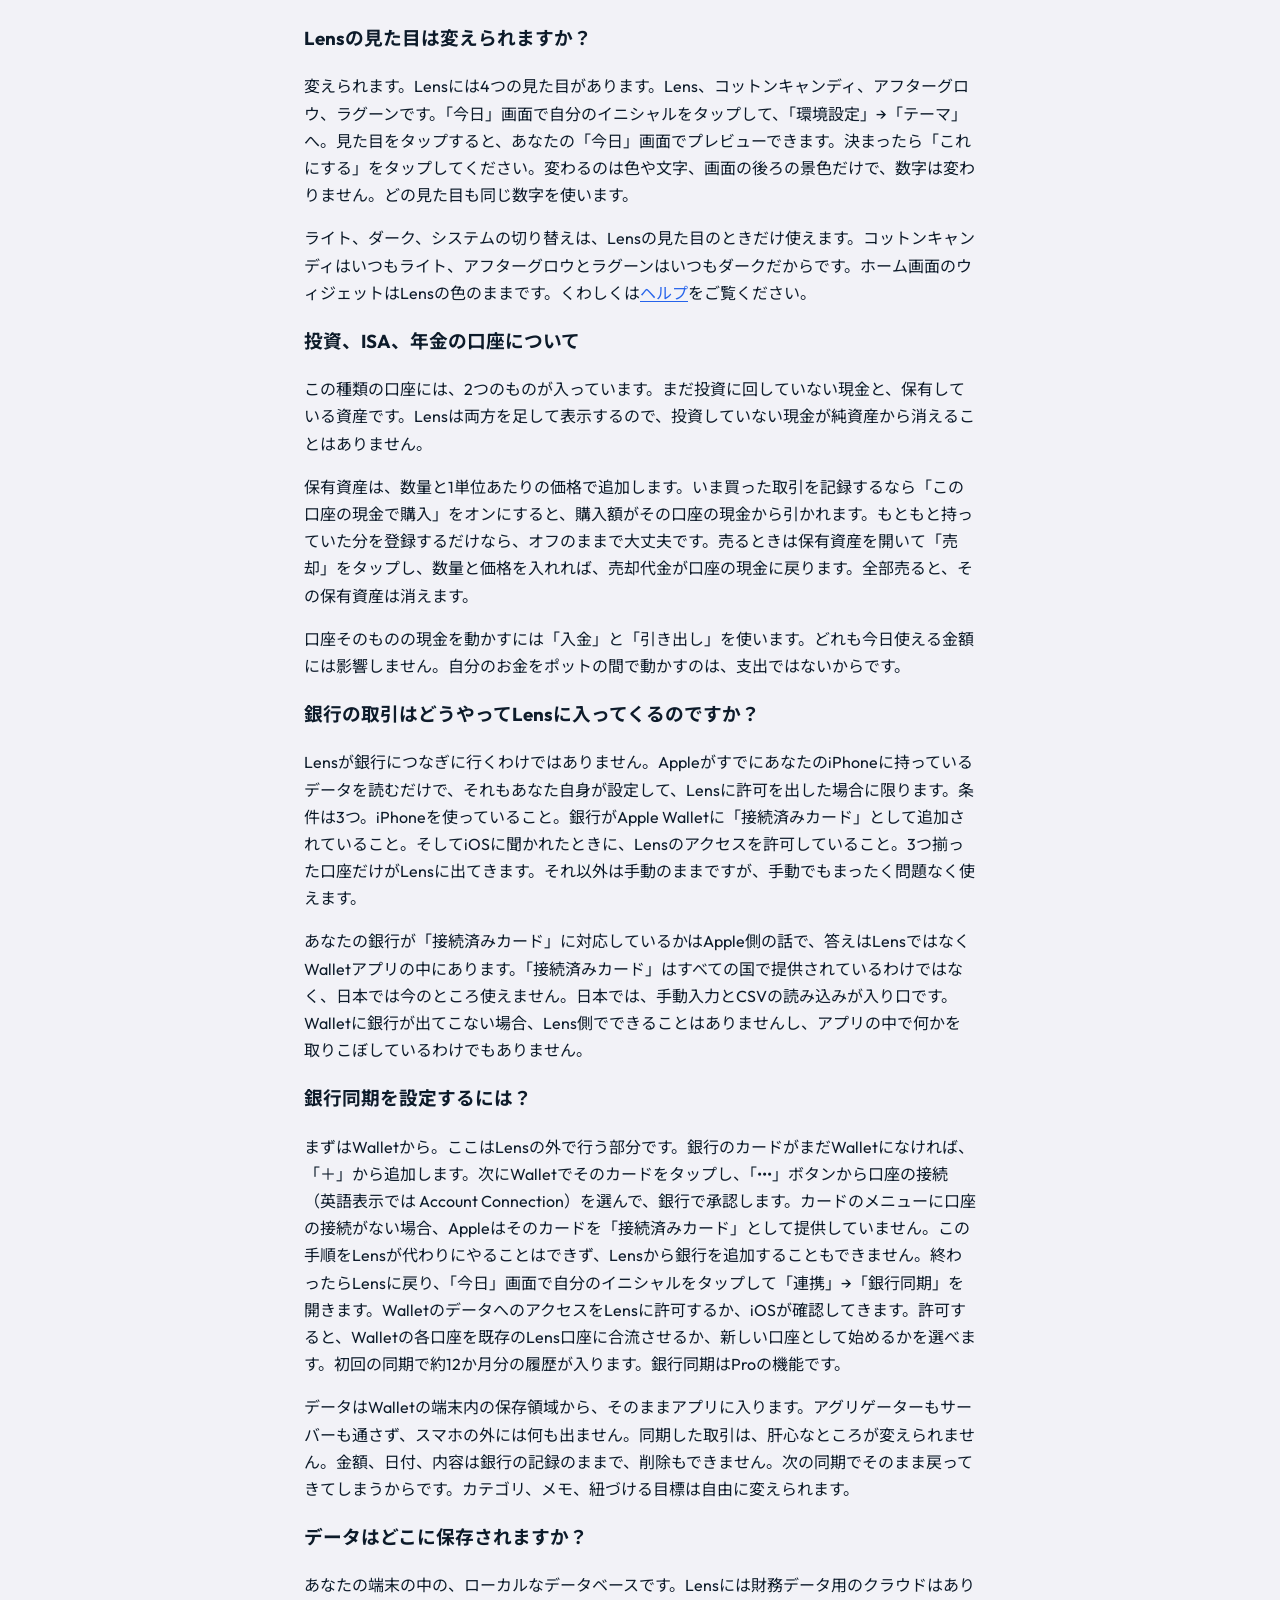
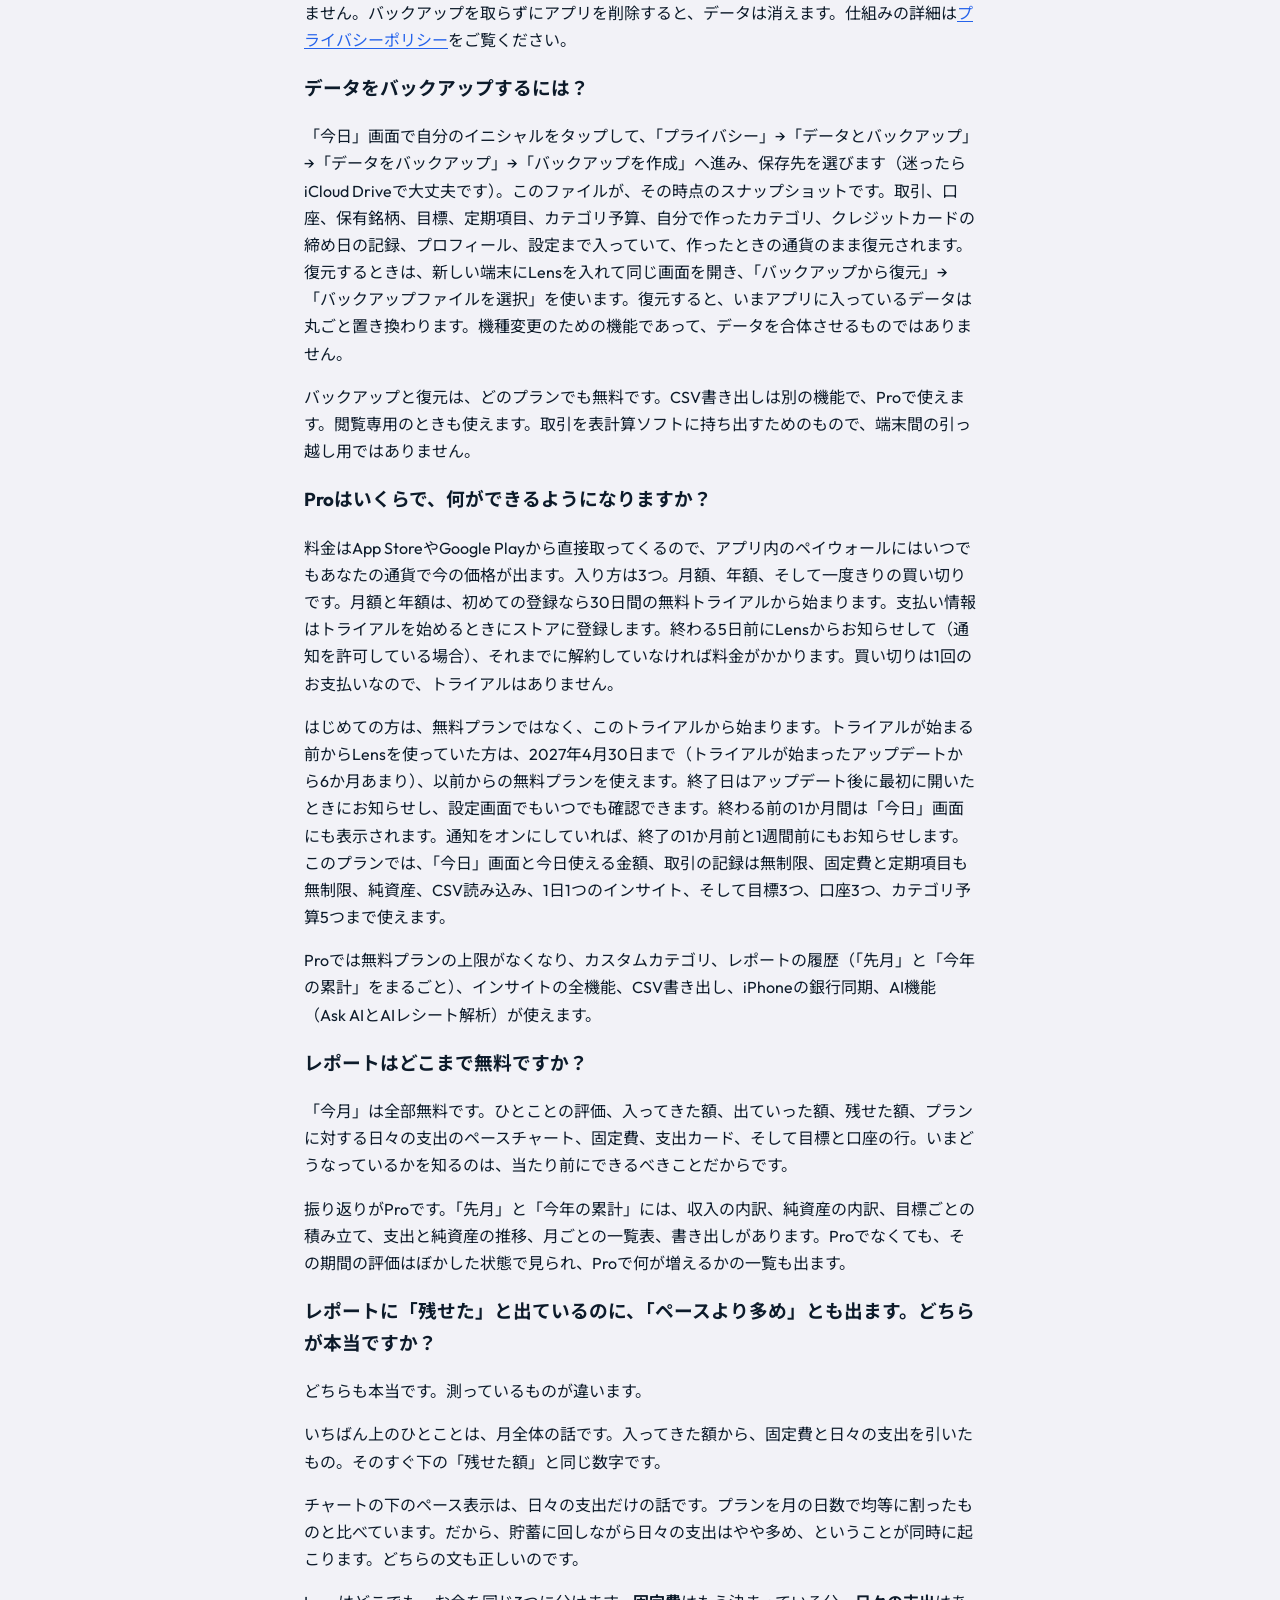
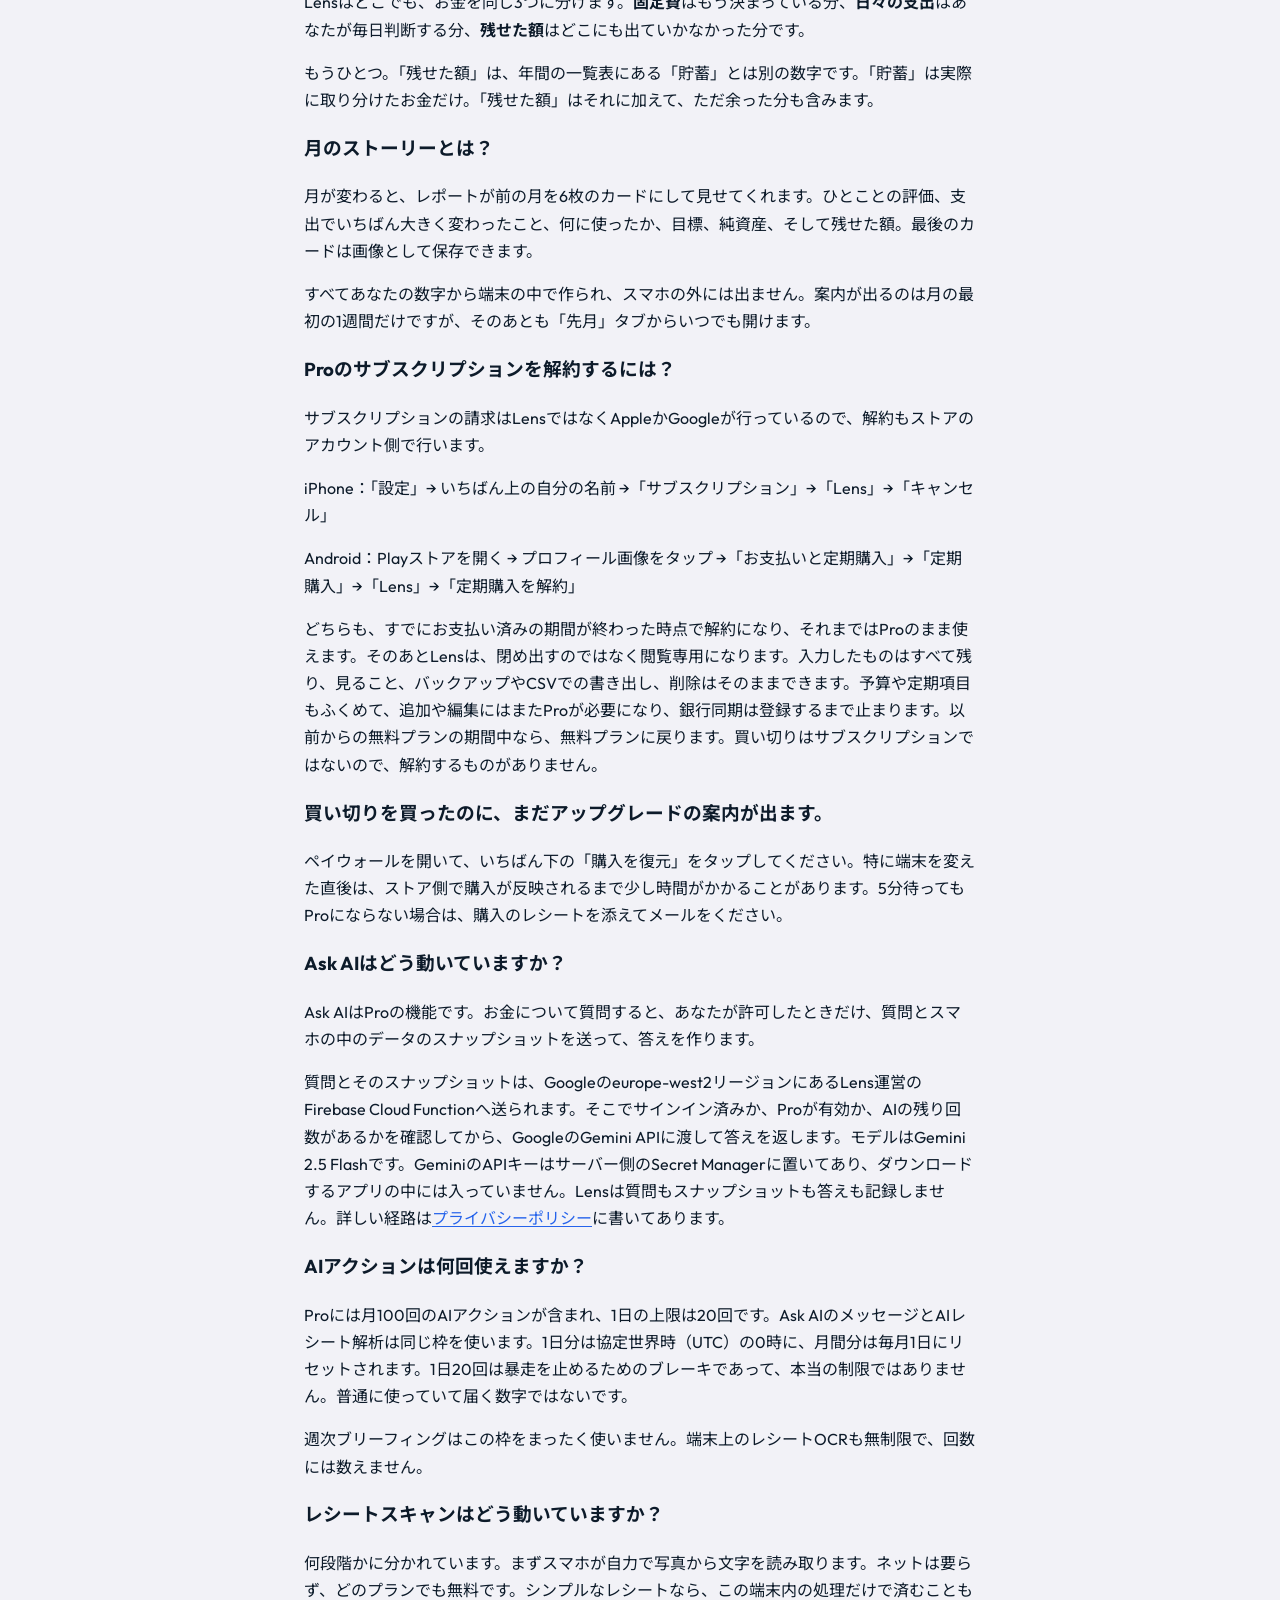
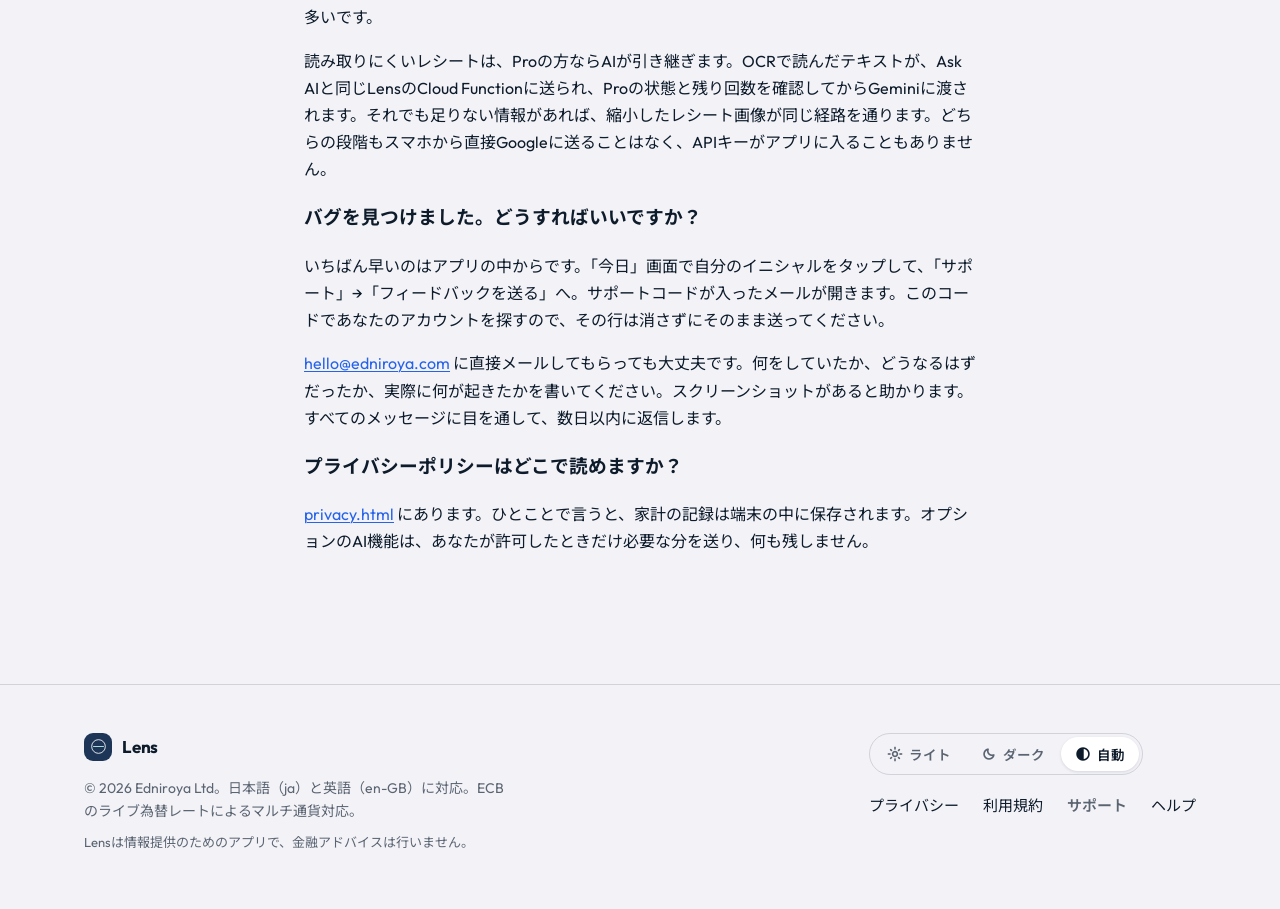
<file: ja/support.html>
<!DOCTYPE html>
<html lang="ja">
<head>
<meta charset="UTF-8">
<meta name="viewport" content="width=device-width, initial-scale=1.0">
<title>サポート · Lens Finance</title>
<link rel="preconnect" href="https://fonts.googleapis.com">
<link rel="preconnect" href="https://fonts.gstatic.com" crossorigin>
<link href="https://fonts.googleapis.com/css2?family=Outfit:wght@400;500;600;700&family=Noto+Sans+JP:wght@400;500;600&display=swap" rel="stylesheet">
<style>
  :root {
    --navy: #1D3557;
    --navy-dark: #0D1B2A;
    --mint: #A8DADC;
    --bg: #FAFAFA;
    --text: #1A1A1A;
    --muted: #444444;
    --border: #E5E5EA;
  }
  * { box-sizing: border-box; }
  body {
    margin: 0;
    font-family: 'Outfit', 'Noto Sans JP', -apple-system, BlinkMacSystemFont, system-ui, sans-serif;
    background: var(--bg);
    color: var(--text);
    line-height: 1.7;
    -webkit-font-smoothing: antialiased;
  }
  .container {
    max-width: 720px;
    margin: 0 auto;
    padding: 3rem 1.5rem 4rem;
  }
  header {
    border-bottom: 1px solid var(--border);
    padding-bottom: 1.5rem;
    margin-bottom: 2rem;
  }
  .brand {
    font-size: 14px;
    color: var(--muted);
    letter-spacing: 0.05em;
    text-transform: uppercase;
    margin: 0 0 0.5rem;
  }
  h1 {
    font-size: 32px;
    font-weight: 600;
    color: var(--navy);
    margin: 0 0 0.5rem;
    line-height: 1.3;
  }
  .meta {
    font-size: 14px;
    color: var(--muted);
    margin: 0;
  }
  h2 {
    font-size: 20px;
    font-weight: 600;
    color: var(--navy);
    margin: 2.5rem 0 0.75rem;
  }
  p {
    margin: 0 0 1rem;
    color: var(--text);
  }
  .highlight {
    background: var(--mint);
    color: var(--navy-dark);
    padding: 1.25rem 1.5rem;
    border-radius: 12px;
    margin: 1.5rem 0 2rem;
    font-weight: 500;
  }
  .highlight p { margin: 0 0 0.75rem; color: var(--navy-dark); }
  .highlight p:last-child { margin: 0; }
  ul {
    padding-left: 1.5rem;
    margin: 0 0 1rem;
  }
  li {
    margin-bottom: 0.4rem;
  }
  a {
    color: var(--navy);
    text-decoration: underline;
    text-decoration-thickness: 1px;
    text-underline-offset: 2px;
  }
  a:hover { color: var(--navy-dark); }
  .lang-switch {
    text-align: right;
    margin: 0 0 1.5rem;
    font-size: 14px;
    color: var(--muted);
  }
  footer {
    margin-top: 3rem;
    padding-top: 1.5rem;
    border-top: 1px solid var(--border);
    font-size: 14px;
    color: var(--muted);
  }
  :root {
    --lp-bg: #F2F2F7;
    --lp-surface: #FFFFFF;
    --lp-ink: #0D1B2A;
    --lp-body: #3F4A59;
    --lp-muted: #5B6572;
    --lp-hair: rgba(13, 27, 42, 0.14);
    --lp-link: #2563EB;
    --lp-navy: #1D3557;
  }
  @media (prefers-color-scheme: dark) {
    :root:not([data-theme="light"]) {
      --lp-bg: #10101A;
      --lp-surface: #16192A;
      --lp-ink: rgba(255, 255, 255, 0.92);
      --lp-body: #AEB7C8;
      --lp-muted: #8B96B0;
      --lp-hair: rgba(255, 255, 255, 0.14);
      --lp-link: #60A5FA;
    }
  }
  :root[data-theme="dark"] {
    --lp-bg: #10101A;
    --lp-surface: #16192A;
    --lp-ink: rgba(255, 255, 255, 0.92);
    --lp-body: #AEB7C8;
    --lp-muted: #8B96B0;
    --lp-hair: rgba(255, 255, 255, 0.14);
    --lp-link: #60A5FA;
  }
  /* The generators style bare `header` and `footer` for the old chrome.
     Those rules still apply to these elements, so they are overridden here
     with element+class specificity rather than edited out of two files. */
  header.lp-head {
    padding-bottom: 0;
    margin-bottom: 0;
    border-bottom: 1px solid var(--lp-hair);
  }
  footer.lp-foot {
    padding-top: 0;
    border-top: 1px solid var(--lp-hair);
    font-size: inherit;
    color: var(--lp-ink);
  }
  .lp-head {
    position: sticky;
    top: 0;
    z-index: 50;
    background: var(--lp-bg);
    border-bottom: 1px solid var(--lp-hair);
  }
  .lp-head-inner {
    max-width: 1160px;
    margin: 0 auto;
    padding: 14px 24px;
    display: flex;
    align-items: center;
    gap: clamp(12px, 1.6vw, 24px);
    min-width: 0;
  }
  .lp-brand {
    display: flex;
    align-items: center;
    gap: 10px;
    text-decoration: none;
    color: var(--lp-ink);
    flex: 0 0 auto;
  }
  .lp-mark {
    display: inline-flex;
    width: 38px;
    height: 38px;
    border-radius: 12px;
    background: var(--lp-navy);
    align-items: center;
    justify-content: center;
  }
  .lp-mark-sm {
    width: 28px;
    height: 28px;
    border-radius: 9px;
  }
  .lp-word {
    font-weight: 700;
    font-size: 20.5px;
    letter-spacing: -0.01em;
  }
  .lp-word-sm {
    font-size: 17px;
  }
  .lp-nav {
    display: flex;
    gap: clamp(8px, 1.2vw, 18px);
    margin-left: auto;
    align-items: center;
    min-width: 0;
    overflow-x: auto;
    scrollbar-width: none;
  }
  .lp-nav::-webkit-scrollbar { display: none; }
  .lp-nav-link {
    color: var(--lp-ink);
    text-decoration: none;
    font-size: 15px;
    white-space: nowrap;
    flex: 0 0 auto;
    padding: 6px 12px;
    border-radius: 999px;
    transition: color 250ms, background 250ms;
  }
  .lp-nav-link:hover,
  .lp-nav-link:focus-visible {
    background: var(--lp-surface);
  }
  .lp-pill {
    background: var(--lp-navy);
    color: #FFFFFF;
  }
  .lp-pill:hover,
  .lp-pill:focus-visible {
    background: var(--lp-navy);
    color: #FFFFFF;
  }
  .lp-lang { color: var(--lp-muted); }
  .lp-cta {
    background: var(--lp-navy);
    color: #FFFFFF;
    text-decoration: none;
    font-size: 15px;
    font-weight: 700;
    white-space: nowrap;
    flex: 0 0 auto;
    padding: 10px 18px;
    border-radius: 999px;
  }
  .lp-page-head {
    border-bottom: 1px solid var(--lp-hair);
    padding-bottom: 1.5rem;
    margin-bottom: 2rem;
  }
  .lp-foot {
    border-top: 1px solid var(--lp-hair);
    margin-top: 3rem;
  }
  .lp-foot-inner {
    max-width: 1160px;
    margin: 0 auto;
    padding: 48px 24px 56px;
    display: flex;
    flex-wrap: wrap;
    gap: 28px 48px;
    align-items: flex-start;
    justify-content: space-between;
  }
  .lp-foot-brand { max-width: 420px; }
  .lp-foot-blurb {
    margin: 16px 0 0;
    font-size: 14px;
    line-height: 1.6;
    color: var(--lp-muted);
  }
  .lp-foot-note {
    margin: 10px 0 0;
    font-size: 13px;
    line-height: 1.6;
    color: var(--lp-muted);
  }
  .lp-foot-side {
    display: flex;
    flex-direction: column;
    gap: 18px;
    align-items: flex-start;
  }
  .lp-theme {
    display: inline-flex;
    gap: 2px;
    padding: 3px;
    border-radius: 999px;
    border: 1px solid var(--lp-hair);
  }
  .lp-theme-btn {
    display: inline-flex;
    align-items: center;
    gap: 6px;
    padding: 7px 14px;
    border-radius: 999px;
    border: none;
    cursor: pointer;
    font-family: inherit;
    font-size: 13.5px;
    font-weight: 600;
    color: var(--lp-muted);
    background: transparent;
    transition: background 250ms, color 250ms;
  }
  .lp-theme-btn[aria-pressed="true"] {
    color: var(--lp-ink);
    background: var(--lp-surface);
    box-shadow: 0 1px 3px rgba(13, 27, 42, 0.12);
  }
  .lp-ico {
    font-family: "Material Symbols Rounded";
    font-size: 16px;
    line-height: 1;
  }
  .lp-foot-nav {
    display: flex;
    gap: 24px;
    flex-wrap: wrap;
    font-size: 15px;
  }
  .lp-foot-nav a {
    color: var(--lp-ink);
    text-decoration: none;
  }
  .lp-foot-nav a:hover,
  .lp-foot-nav a:focus-visible { text-decoration: underline; }
  .lp-foot-nav [aria-current="page"] {
    color: var(--lp-muted);
    font-weight: 600;
  }
  .lp-head-inner,
  .lp-foot-inner { box-sizing: border-box; }
  /* The landing page's nav scrolls sideways on a narrow screen rather
     than dropping links, so this does the same. Hiding them made the
     header on a phone look nothing like the landing's, which is the
     opposite of the point. */
  @media (max-width: 860px) {
    .lp-head-inner { gap: 10px; }
    .lp-nav { gap: 6px; }
    .lp-nav-link { padding: 6px 9px; }
  }

  /* The content tokens, redefined from the landing's, so the body themes
     with the chrome instead of staying white under a dark header. */
  :root {
    --bg: var(--lp-bg);
    --text: var(--lp-ink);
    --muted: var(--lp-muted);
    --border: var(--lp-hair);
    --navy: var(--lp-link);
  }
  body { background: var(--lp-bg); color: var(--lp-ink); }
  .container { max-width: 720px; }
</style>
<link rel="stylesheet" href="https://fonts.googleapis.com/css2?family=Material+Symbols+Rounded:opsz,wght,FILL,GRAD@20..48,400,0,0&display=swap">
<script>
  // Applied before first paint so a dark reader never sees a white flash.
  (function () {
    try {
      var t = localStorage.getItem('lens-lp-theme');
      if (t === 'light' || t === 'dark') {
        document.documentElement.setAttribute('data-theme', t);
      }
    } catch (e) {}
  })();
</script>
</head>
<body>
<header class="lp-head">
    <div class="lp-head-inner">
      <a class="lp-brand" href="index.html" aria-label="Lensのホーム">
        <span class="lp-mark"><img src="/assets/logo.svg" alt="" width="27" height="27"></span>
        <span class="lp-word">Lens</span>
      </a>
      <nav class="lp-nav" aria-label="セクション">
        <a class="lp-nav-link" href="index.html#the-number">今日の数字</a>
        <a class="lp-nav-link" href="index.html#how-it-works">使い方</a>
        <a class="lp-nav-link" href="index.html#siri">Siri</a>
        <a class="lp-nav-link" href="index.html#bank-sync">銀行同期</a>
        <a class="lp-nav-link" href="index.html#insights">ランウェイ</a>
        <a class="lp-nav-link" href="index.html#features">機能</a>
        <a class="lp-nav-link lp-pill" href="index.html#pricing">料金</a>
        <a class="lp-nav-link lp-lang" href="../support.html">English</a>
        <a class="lp-cta" href="index.html#download">アプリを入手</a>
      </nav>
    </div>
  </header>
<div class="container">
  <div class="lp-page-head">
    <h1>サポート</h1>
    <p class="meta">質問、フィードバック、バグ報告。ひとりで全部に目を通しています。</p>
  </div>

<div class="contact-card">
    <h2>お問い合わせ</h2>
    <p>Lensのことなら、何でも <a href="mailto:hello@edniroya.com">hello@edniroya.com</a> へどうぞ。バグ報告、機能の要望、お支払いのこと、ただの挨拶でも大歓迎です。</p>
    <p>アプリの中からも送れます。「今日」画面で自分のイニシャルをタップして、「サポート」→「フィードバックを送る」へ。</p>
  </div>

  <h2>よくある質問</h2>

  <h3>「今日使える金額」はどう計算されていますか？</h3>
  <p>基準は給料日ではなく、暦の月です。まず毎月の予算から固定費を先に取り分けるので、家賃や光熱費、サブスクは、今日の数字が出る前にすでに確保されています。四半期ごとや年1回の支払いは、その支払いがカバーする月数に分けて計上するので、年1回の請求で1か月分がまるごとつぶれることはありません。</p>
  <p>残りが、日々の支出に使えるお金です。今月すでに使った分を引いて、今日を含めた残り日数で割ります。毎月の予算を超えた収入は「守る貯蓄」として扱うので、いつのまにか使えるお金に化けることはありません。目標に入れたお金や、投資・ISA・年金口座との間の出し入れも計算には入りません。自分の資産を動かしているだけで、支出ではないからです。先の日付の支払いはその日が来るまで数えず、保留中のカード払いは使った日の分として数えます。取引を記録するたびに計算し直されます。</p>

  <h3>ランウェイとは？</h3>
  <p>ランウェイは、収入が途絶えてもあとどれくらい暮らせるかの目安です。今すぐ引き出せるお金（普通口座、貯蓄、現金、ポット）を、平均的な月の支出で割って出します。平均は、直近のまるまるそろった3か月の支出から、目標に入れたお金を除いて出します。使い始めた最初の月は、今月ここまでの支出を、使い始めた日から1か月分に引き伸ばして計算します。投資、ISA、年金はあえて入れていません。来月の買い物に使うお金ではなく、長期の資産だからです。口座がマイナスなら、その分だけ短くなります。</p>
  <p>詳しい内訳は「インサイト」タブで見られます。レポートでは、その期間に伸びたか縮んだかもわかります。使い始めのうちはカードがアンバー色です。まだ設定のときに入力した支出をもとにした概算だからです。記録が増えて実際の支出パターンが見えてくると、青に変わります。</p>

  <h3>通貨のちがう口座も一緒に管理できますか？</h3>
  <p>できます。口座ごとに通貨を持ち、その口座の取引はその通貨で記録されます。円の口座は¥のまま、ポンドの口座は£のままです。最初の設定で選んだ基準通貨が、合計や「今日」画面、レポートの表示に使われます。設定のときは、スマホの地域に合わせた通貨が最初から選ばれています。</p>
  <p>ほかの通貨の口座は、仲値レートで基準通貨に換算されます。換算した数字には ≈ が付くので、銀行の実際のレートではなく目安だとひと目でわかります。レートはオンラインのときに更新されます。基準通貨を変えるには、「今日」画面で自分のイニシャルをタップして、「設定」→「通貨」へ。切り替える前に確認が出て、毎月のプラン、収入、目標、カテゴリ予算、クレジットカードの締め日の記録を、今日のレートで換算します。レートが取れないときは、そうお知らせして何も変えません。口座、取引、定期項目はそれぞれの通貨のままで、下に換算した金額が表示されます。アプリの言語を変えても、通貨は変わりません。</p>

  <h3>Lensの見た目は変えられますか？</h3>
  <p>変えられます。Lensには4つの見た目があります。Lens、コットンキャンディ、アフターグロウ、ラグーンです。「今日」画面で自分のイニシャルをタップして、「環境設定」→「テーマ」へ。見た目をタップすると、あなたの「今日」画面でプレビューできます。決まったら「これにする」をタップしてください。変わるのは色や文字、画面の後ろの景色だけで、数字は変わりません。どの見た目も同じ数字を使います。</p>
  <p>ライト、ダーク、システムの切り替えは、Lensの見た目のときだけ使えます。コットンキャンディはいつもライト、アフターグロウとラグーンはいつもダークだからです。ホーム画面のウィジェットはLensの色のままです。くわしくは<a href="help.html#pick-a-look">ヘルプ</a>をご覧ください。</p>

  <h3>投資、ISA、年金の口座について</h3>
  <p>この種類の口座には、2つのものが入っています。まだ投資に回していない現金と、保有している資産です。Lensは両方を足して表示するので、投資していない現金が純資産から消えることはありません。</p>
  <p>保有資産は、数量と1単位あたりの価格で追加します。いま買った取引を記録するなら「この口座の現金で購入」をオンにすると、購入額がその口座の現金から引かれます。もともと持っていた分を登録するだけなら、オフのままで大丈夫です。売るときは保有資産を開いて「売却」をタップし、数量と価格を入れれば、売却代金が口座の現金に戻ります。全部売ると、その保有資産は消えます。</p>
  <p>口座そのものの現金を動かすには「入金」と「引き出し」を使います。どれも今日使える金額には影響しません。自分のお金をポットの間で動かすのは、支出ではないからです。</p>

  <h3>銀行の取引はどうやってLensに入ってくるのですか？</h3>
  <p>Lensが銀行につなぎに行くわけではありません。AppleがすでにあなたのiPhoneに持っているデータを読むだけで、それもあなた自身が設定して、Lensに許可を出した場合に限ります。条件は3つ。iPhoneを使っていること。銀行がApple Walletに「接続済みカード」として追加されていること。そしてiOSに聞かれたときに、Lensのアクセスを許可していること。3つ揃った口座だけがLensに出てきます。それ以外は手動のままですが、手動でもまったく問題なく使えます。</p>
  <p>あなたの銀行が「接続済みカード」に対応しているかはApple側の話で、答えはLensではなくWalletアプリの中にあります。「接続済みカード」はすべての国で提供されているわけではなく、日本では今のところ使えません。日本では、手動入力とCSVの読み込みが入り口です。Walletに銀行が出てこない場合、Lens側でできることはありませんし、アプリの中で何かを取りこぼしているわけでもありません。</p>

  <h3>銀行同期を設定するには？</h3>
  <p>まずはWalletから。ここはLensの外で行う部分です。銀行のカードがまだWalletになければ、「＋」から追加します。次にWalletでそのカードをタップし、「•••」ボタンから口座の接続（英語表示では Account Connection）を選んで、銀行で承認します。カードのメニューに口座の接続がない場合、Appleはそのカードを「接続済みカード」として提供していません。この手順をLensが代わりにやることはできず、Lensから銀行を追加することもできません。終わったらLensに戻り、「今日」画面で自分のイニシャルをタップして「連携」→「銀行同期」を開きます。WalletのデータへのアクセスをLensに許可するか、iOSが確認してきます。許可すると、Walletの各口座を既存のLens口座に合流させるか、新しい口座として始めるかを選べます。初回の同期で約12か月分の履歴が入ります。銀行同期はProの機能です。</p>
  <p>データはWalletの端末内の保存領域から、そのままアプリに入ります。アグリゲーターもサーバーも通さず、スマホの外には何も出ません。同期した取引は、肝心なところが変えられません。金額、日付、内容は銀行の記録のままで、削除もできません。次の同期でそのまま戻ってきてしまうからです。カテゴリ、メモ、紐づける目標は自由に変えられます。</p>

  <h3>データはどこに保存されますか？</h3>
  <p>あなたの端末の中の、ローカルなデータベースです。Lensには財務データ用のクラウドはありません。バックアップを取らずにアプリを削除すると、データは消えます。仕組みの詳細は<a href="privacy.html">プライバシーポリシー</a>をご覧ください。</p>

  <h3>データをバックアップするには？</h3>
  <p>「今日」画面で自分のイニシャルをタップして、「プライバシー」→「データとバックアップ」→「データをバックアップ」→「バックアップを作成」へ進み、保存先を選びます（迷ったらiCloud Driveで大丈夫です）。このファイルが、その時点のスナップショットです。取引、口座、保有銘柄、目標、定期項目、カテゴリ予算、自分で作ったカテゴリ、クレジットカードの締め日の記録、プロフィール、設定まで入っていて、作ったときの通貨のまま復元されます。復元するときは、新しい端末にLensを入れて同じ画面を開き、「バックアップから復元」→「バックアップファイルを選択」を使います。復元すると、いまアプリに入っているデータは丸ごと置き換わります。機種変更のための機能であって、データを合体させるものではありません。</p>
  <p>バックアップと復元は、どのプランでも無料です。CSV書き出しは別の機能で、Proで使えます。閲覧専用のときも使えます。取引を表計算ソフトに持ち出すためのもので、端末間の引っ越し用ではありません。</p>

  <h3>Proはいくらで、何ができるようになりますか？</h3>
  <p>料金はApp StoreやGoogle Playから直接取ってくるので、アプリ内のペイウォールにはいつでもあなたの通貨で今の価格が出ます。入り方は3つ。月額、年額、そして一度きりの買い切りです。月額と年額は、初めての登録なら30日間の無料トライアルから始まります。支払い情報はトライアルを始めるときにストアに登録します。終わる5日前にLensからお知らせして（通知を許可している場合）、それまでに解約していなければ料金がかかります。買い切りは1回のお支払いなので、トライアルはありません。</p>
  <p>はじめての方は、無料プランではなく、このトライアルから始まります。トライアルが始まる前からLensを使っていた方は、2027年4月30日まで（トライアルが始まったアップデートから6か月あまり）、以前からの無料プランを使えます。終了日はアップデート後に最初に開いたときにお知らせし、設定画面でもいつでも確認できます。終わる前の1か月間は「今日」画面にも表示されます。通知をオンにしていれば、終了の1か月前と1週間前にもお知らせします。このプランでは、「今日」画面と今日使える金額、取引の記録は無制限、固定費と定期項目も無制限、純資産、CSV読み込み、1日1つのインサイト、そして目標3つ、口座3つ、カテゴリ予算5つまで使えます。</p>
  <p>Proでは無料プランの上限がなくなり、カスタムカテゴリ、レポートの履歴（「先月」と「今年の累計」をまるごと）、インサイトの全機能、CSV書き出し、iPhoneの銀行同期、AI機能（Ask AIとAIレシート解析）が使えます。</p>

  <h3>レポートはどこまで無料ですか？</h3>
  <p>「今月」は全部無料です。ひとことの評価、入ってきた額、出ていった額、残せた額、プランに対する日々の支出のペースチャート、固定費、支出カード、そして目標と口座の行。いまどうなっているかを知るのは、当たり前にできるべきことだからです。</p>
  <p>振り返りがProです。「先月」と「今年の累計」には、収入の内訳、純資産の内訳、目標ごとの積み立て、支出と純資産の推移、月ごとの一覧表、書き出しがあります。Proでなくても、その期間の評価はぼかした状態で見られ、Proで何が増えるかの一覧も出ます。</p>

  <h3>レポートに「残せた」と出ているのに、「ペースより多め」とも出ます。どちらが本当ですか？</h3>
  <p>どちらも本当です。測っているものが違います。</p>
  <p>いちばん上のひとことは、月全体の話です。入ってきた額から、固定費と日々の支出を引いたもの。そのすぐ下の「残せた額」と同じ数字です。</p>
  <p>チャートの下のペース表示は、日々の支出だけの話です。プランを月の日数で均等に割ったものと比べています。だから、貯蓄に回しながら日々の支出はやや多め、ということが同時に起こります。どちらの文も正しいのです。</p>
  <p>Lensはどこでも、お金を同じ3つに分けます。<strong>固定費</strong>はもう決まっている分、<strong>日々の支出</strong>はあなたが毎日判断する分、<strong>残せた額</strong>はどこにも出ていかなかった分です。</p>
  <p>もうひとつ。「残せた額」は、年間の一覧表にある「貯蓄」とは別の数字です。「貯蓄」は実際に取り分けたお金だけ。「残せた額」はそれに加えて、ただ余った分も含みます。</p>

  <h3>月のストーリーとは？</h3>
  <p>月が変わると、レポートが前の月を6枚のカードにして見せてくれます。ひとことの評価、支出でいちばん大きく変わったこと、何に使ったか、目標、純資産、そして残せた額。最後のカードは画像として保存できます。</p>
  <p>すべてあなたの数字から端末の中で作られ、スマホの外には出ません。案内が出るのは月の最初の1週間だけですが、そのあとも「先月」タブからいつでも開けます。</p>

  <h3>Proのサブスクリプションを解約するには？</h3>
  <p>サブスクリプションの請求はLensではなくAppleかGoogleが行っているので、解約もストアのアカウント側で行います。</p>
  <p>iPhone：「設定」→ いちばん上の自分の名前 →「サブスクリプション」→「Lens」→「キャンセル」</p>
  <p>Android：Playストアを開く → プロフィール画像をタップ →「お支払いと定期購入」→「定期購入」→「Lens」→「定期購入を解約」</p>
  <p>どちらも、すでにお支払い済みの期間が終わった時点で解約になり、それまではProのまま使えます。そのあとLensは、閉め出すのではなく閲覧専用になります。入力したものはすべて残り、見ること、バックアップやCSVでの書き出し、削除はそのままできます。予算や定期項目もふくめて、追加や編集にはまたProが必要になり、銀行同期は登録するまで止まります。以前からの無料プランの期間中なら、無料プランに戻ります。買い切りはサブスクリプションではないので、解約するものがありません。</p>

  <h3>買い切りを買ったのに、まだアップグレードの案内が出ます。</h3>
  <p>ペイウォールを開いて、いちばん下の「購入を復元」をタップしてください。特に端末を変えた直後は、ストア側で購入が反映されるまで少し時間がかかることがあります。5分待ってもProにならない場合は、購入のレシートを添えてメールをください。</p>

  <h3>Ask AIはどう動いていますか？</h3>
  <p>Ask AIはProの機能です。お金について質問すると、あなたが許可したときだけ、質問とスマホの中のデータのスナップショットを送って、答えを作ります。</p>
  <p>質問とそのスナップショットは、Googleのeurope-west2リージョンにあるLens運営のFirebase Cloud Functionへ送られます。そこでサインイン済みか、Proが有効か、AIの残り回数があるかを確認してから、GoogleのGemini APIに渡して答えを返します。モデルはGemini 2.5 Flashです。GeminiのAPIキーはサーバー側のSecret Managerに置いてあり、ダウンロードするアプリの中には入っていません。Lensは質問もスナップショットも答えも記録しません。詳しい経路は<a href="privacy.html">プライバシーポリシー</a>に書いてあります。</p>

  <h3>AIアクションは何回使えますか？</h3>
  <p>Proには月100回のAIアクションが含まれ、1日の上限は20回です。Ask AIのメッセージとAIレシート解析は同じ枠を使います。1日分は協定世界時（UTC）の0時に、月間分は毎月1日にリセットされます。1日20回は暴走を止めるためのブレーキであって、本当の制限ではありません。普通に使っていて届く数字ではないです。</p>
  <p>週次ブリーフィングはこの枠をまったく使いません。端末上のレシートOCRも無制限で、回数には数えません。</p>

  <h3>レシートスキャンはどう動いていますか？</h3>
  <p>何段階かに分かれています。まずスマホが自力で写真から文字を読み取ります。ネットは要らず、どのプランでも無料です。シンプルなレシートなら、この端末内の処理だけで済むことも多いです。</p>
  <p>読み取りにくいレシートは、Proの方ならAIが引き継ぎます。OCRで読んだテキストが、Ask AIと同じLensのCloud Functionに送られ、Proの状態と残り回数を確認してからGeminiに渡されます。それでも足りない情報があれば、縮小したレシート画像が同じ経路を通ります。どちらの段階もスマホから直接Googleに送ることはなく、APIキーがアプリに入ることもありません。</p>

  <h3>バグを見つけました。どうすればいいですか？</h3>
  <p>いちばん早いのはアプリの中からです。「今日」画面で自分のイニシャルをタップして、「サポート」→「フィードバックを送る」へ。サポートコードが入ったメールが開きます。このコードであなたのアカウントを探すので、その行は消さずにそのまま送ってください。</p>
  <p><a href="mailto:hello@edniroya.com">hello@edniroya.com</a> に直接メールしてもらっても大丈夫です。何をしていたか、どうなるはずだったか、実際に何が起きたかを書いてください。スクリーンショットがあると助かります。すべてのメッセージに目を通して、数日以内に返信します。</p>

  <h3>プライバシーポリシーはどこで読めますか？</h3>
  <p><a href="privacy.html">privacy.html</a> にあります。ひとことで言うと、家計の記録は端末の中に保存されます。オプションのAI機能は、あなたが許可したときだけ必要な分を送り、何も残しません。</p>
</div>
<footer class="lp-foot">
    <div class="lp-foot-inner">
      <div class="lp-foot-brand">
        <a class="lp-brand" href="index.html">
          <span class="lp-mark lp-mark-sm"><img src="/assets/logo.svg" alt="" width="19" height="19"></span>
          <span class="lp-word lp-word-sm">Lens</span>
        </a>
        <p class="lp-foot-blurb">© 2026 Edniroya Ltd。日本語（ja）と英語（en-GB）に対応。ECBのライブ為替レートによるマルチ通貨対応。</p>
        <p class="lp-foot-note">Lensは情報提供のためのアプリで、金融アドバイスは行いません。</p>
      </div>
      <div class="lp-foot-side">
        <div class="lp-theme" role="group" aria-label="表示"><button type="button" class="lp-theme-btn" data-theme-choice="light" aria-pressed="false"><span class="lp-ico" aria-hidden="true">light_mode</span>ライト</button><button type="button" class="lp-theme-btn" data-theme-choice="dark" aria-pressed="false"><span class="lp-ico" aria-hidden="true">dark_mode</span>ダーク</button><button type="button" class="lp-theme-btn" data-theme-choice="auto" aria-pressed="false"><span class="lp-ico" aria-hidden="true">contrast</span>自動</button></div>
        <nav class="lp-foot-nav" aria-label="規約とサポート">
        <a href="privacy.html">プライバシー</a>
        <a href="terms.html">利用規約</a>
        <span aria-current="page">サポート</span>
        <a href="help.html">ヘルプ</a>
        </nav>
      </div>
    </div>
  </footer>
  <script>
    (function () {
      var root = document.documentElement;
      var btns = Array.prototype.slice.call(
        document.querySelectorAll('[data-theme-choice]'));
      function current() {
        try { return localStorage.getItem('lens-lp-theme') || 'auto'; }
        catch (e) { return 'auto'; }
      }
      function paint(mode) {
        if (mode === 'auto') root.removeAttribute('data-theme');
        else root.setAttribute('data-theme', mode);
        btns.forEach(function (b) {
          b.setAttribute('aria-pressed',
            String(b.getAttribute('data-theme-choice') === mode));
        });
      }
      btns.forEach(function (b) {
        b.addEventListener('click', function () {
          var mode = b.getAttribute('data-theme-choice');
          try { localStorage.setItem('lens-lp-theme', mode); } catch (e) {}
          paint(mode);
        });
      });
      paint(current());
    })();
  </script>
</body>
</html>
</file>
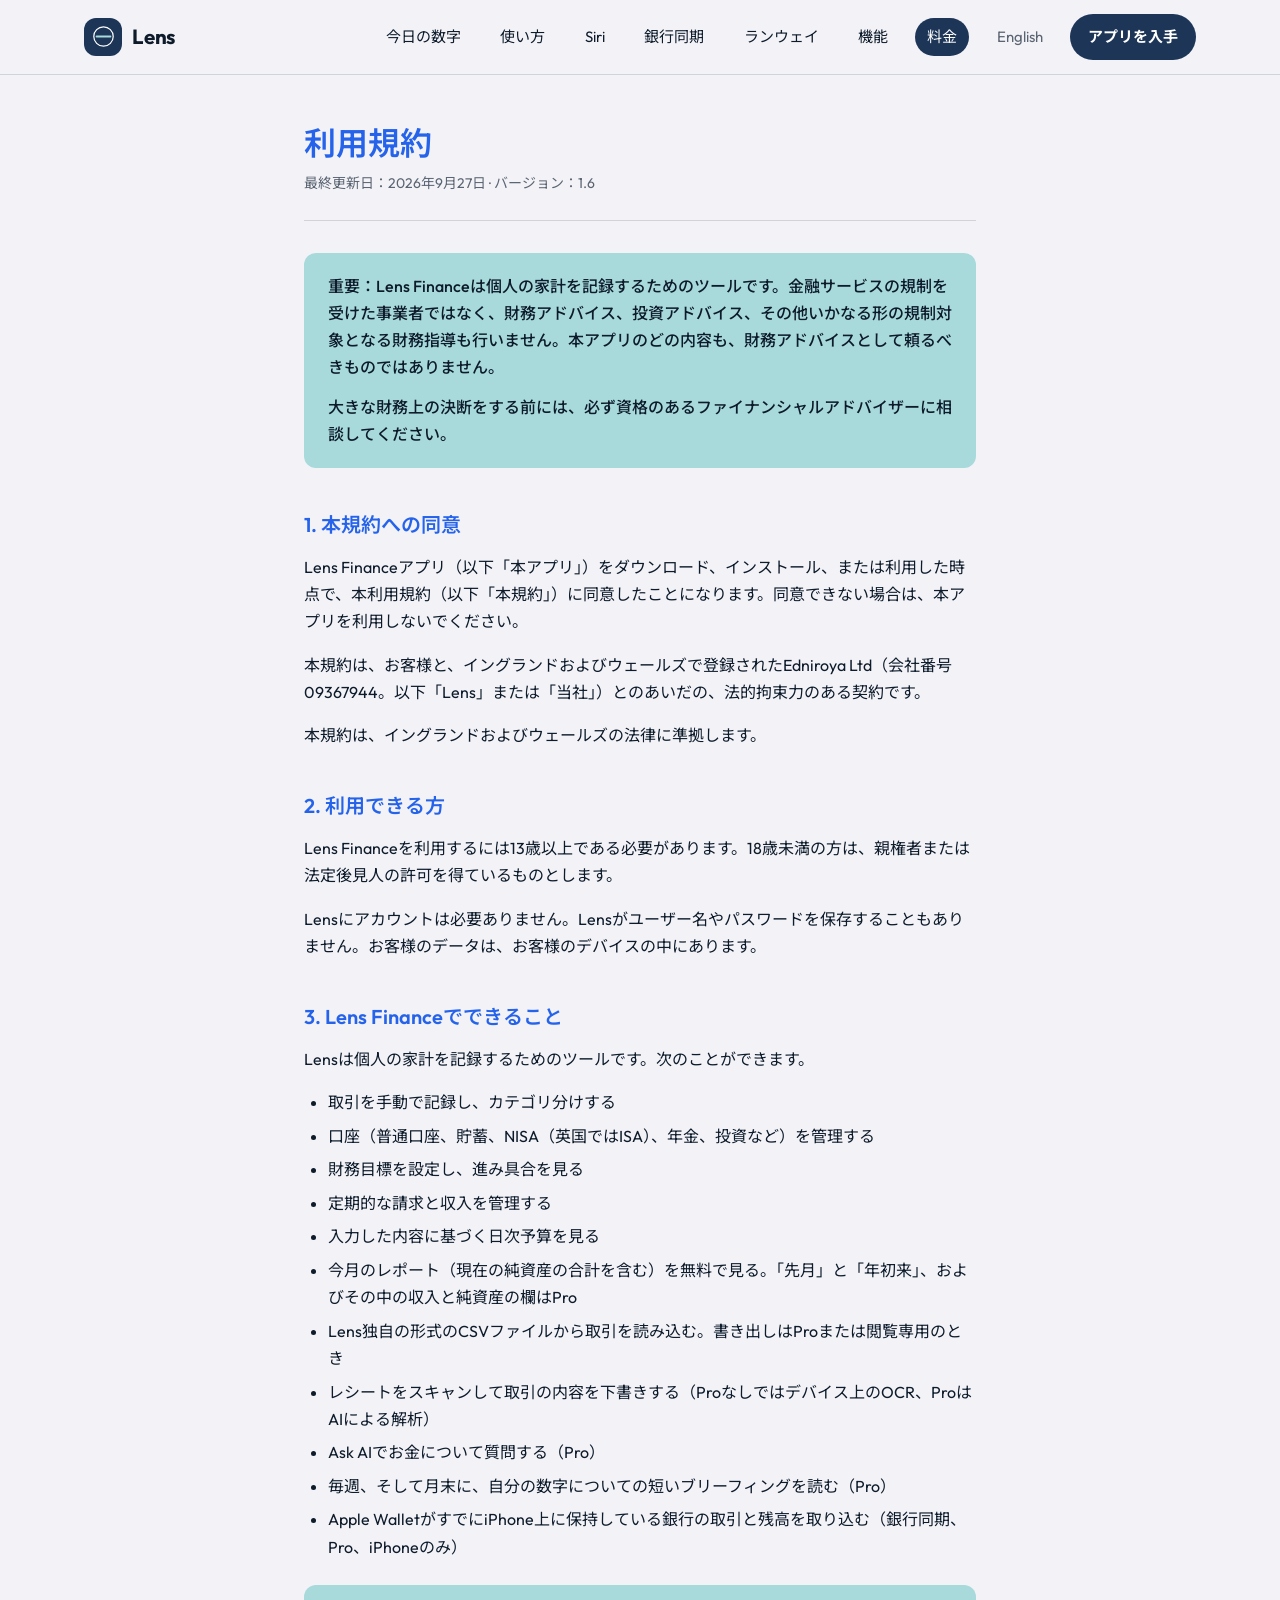
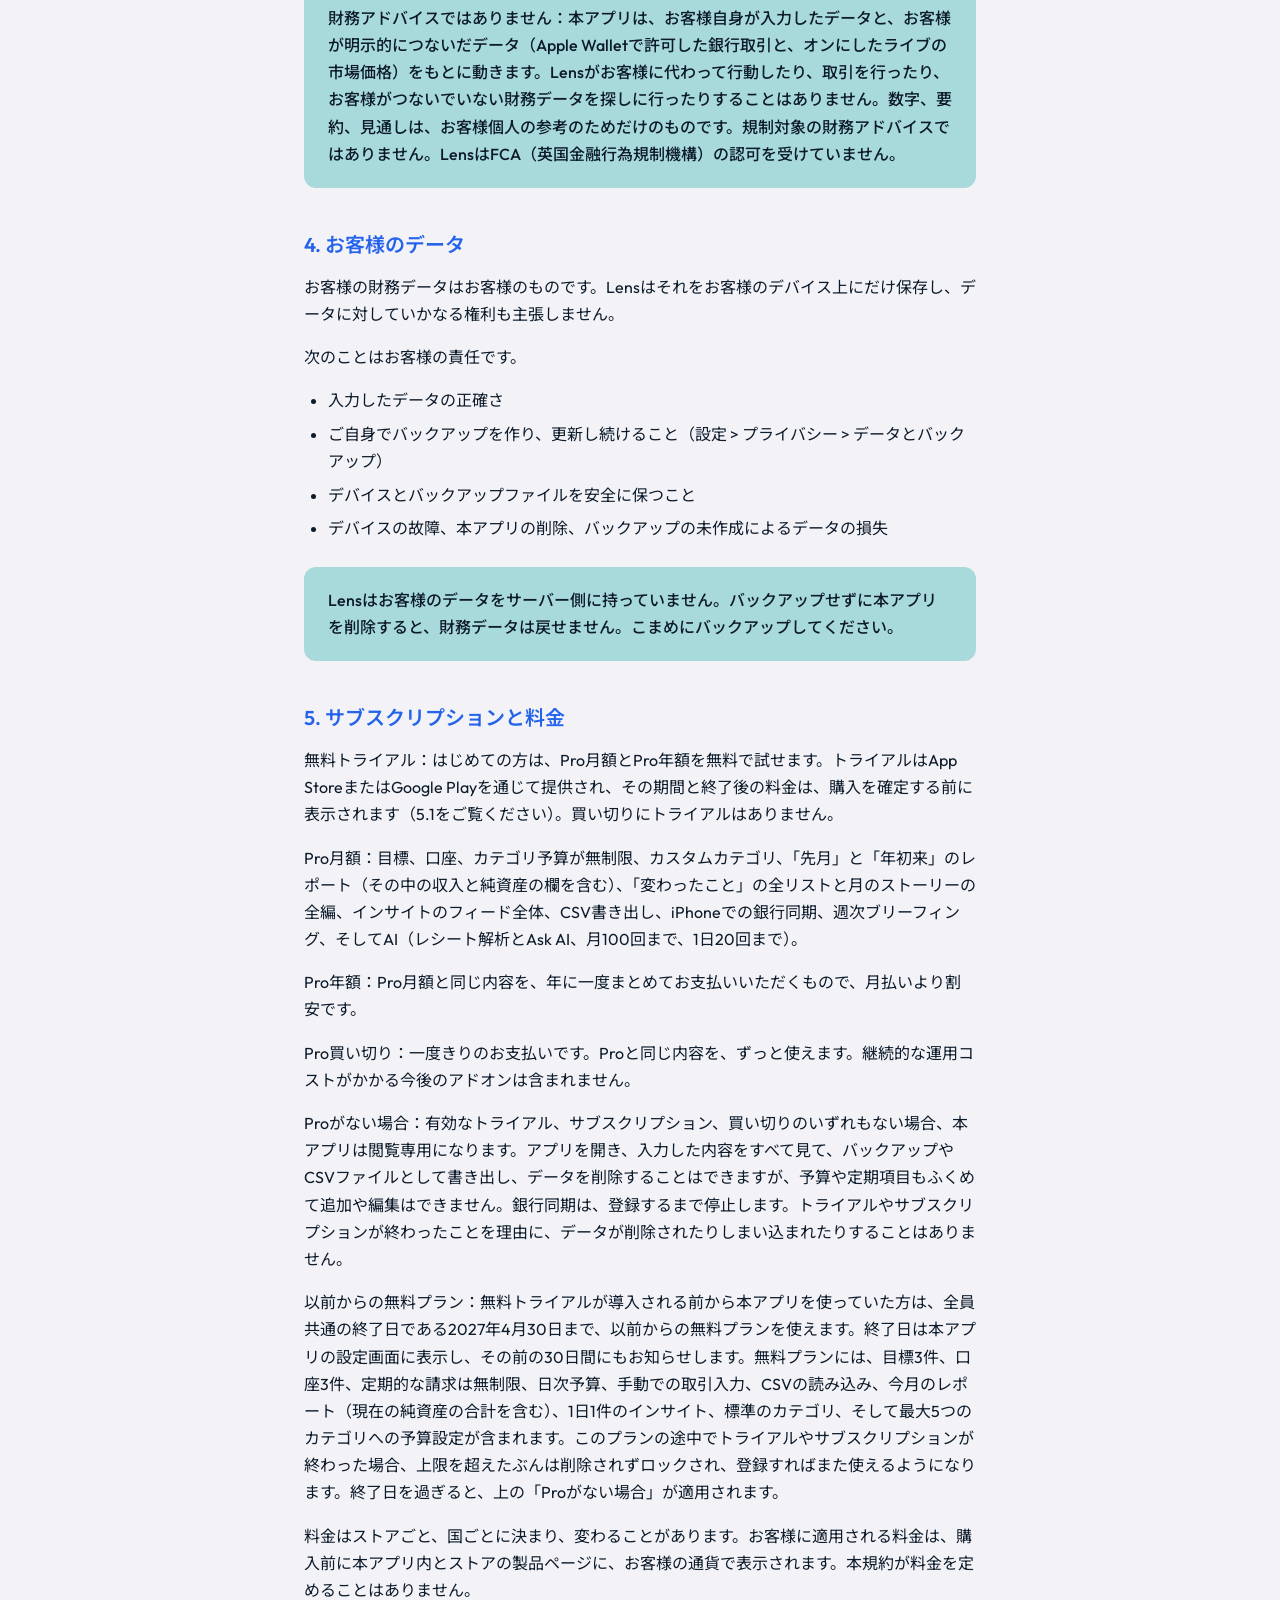
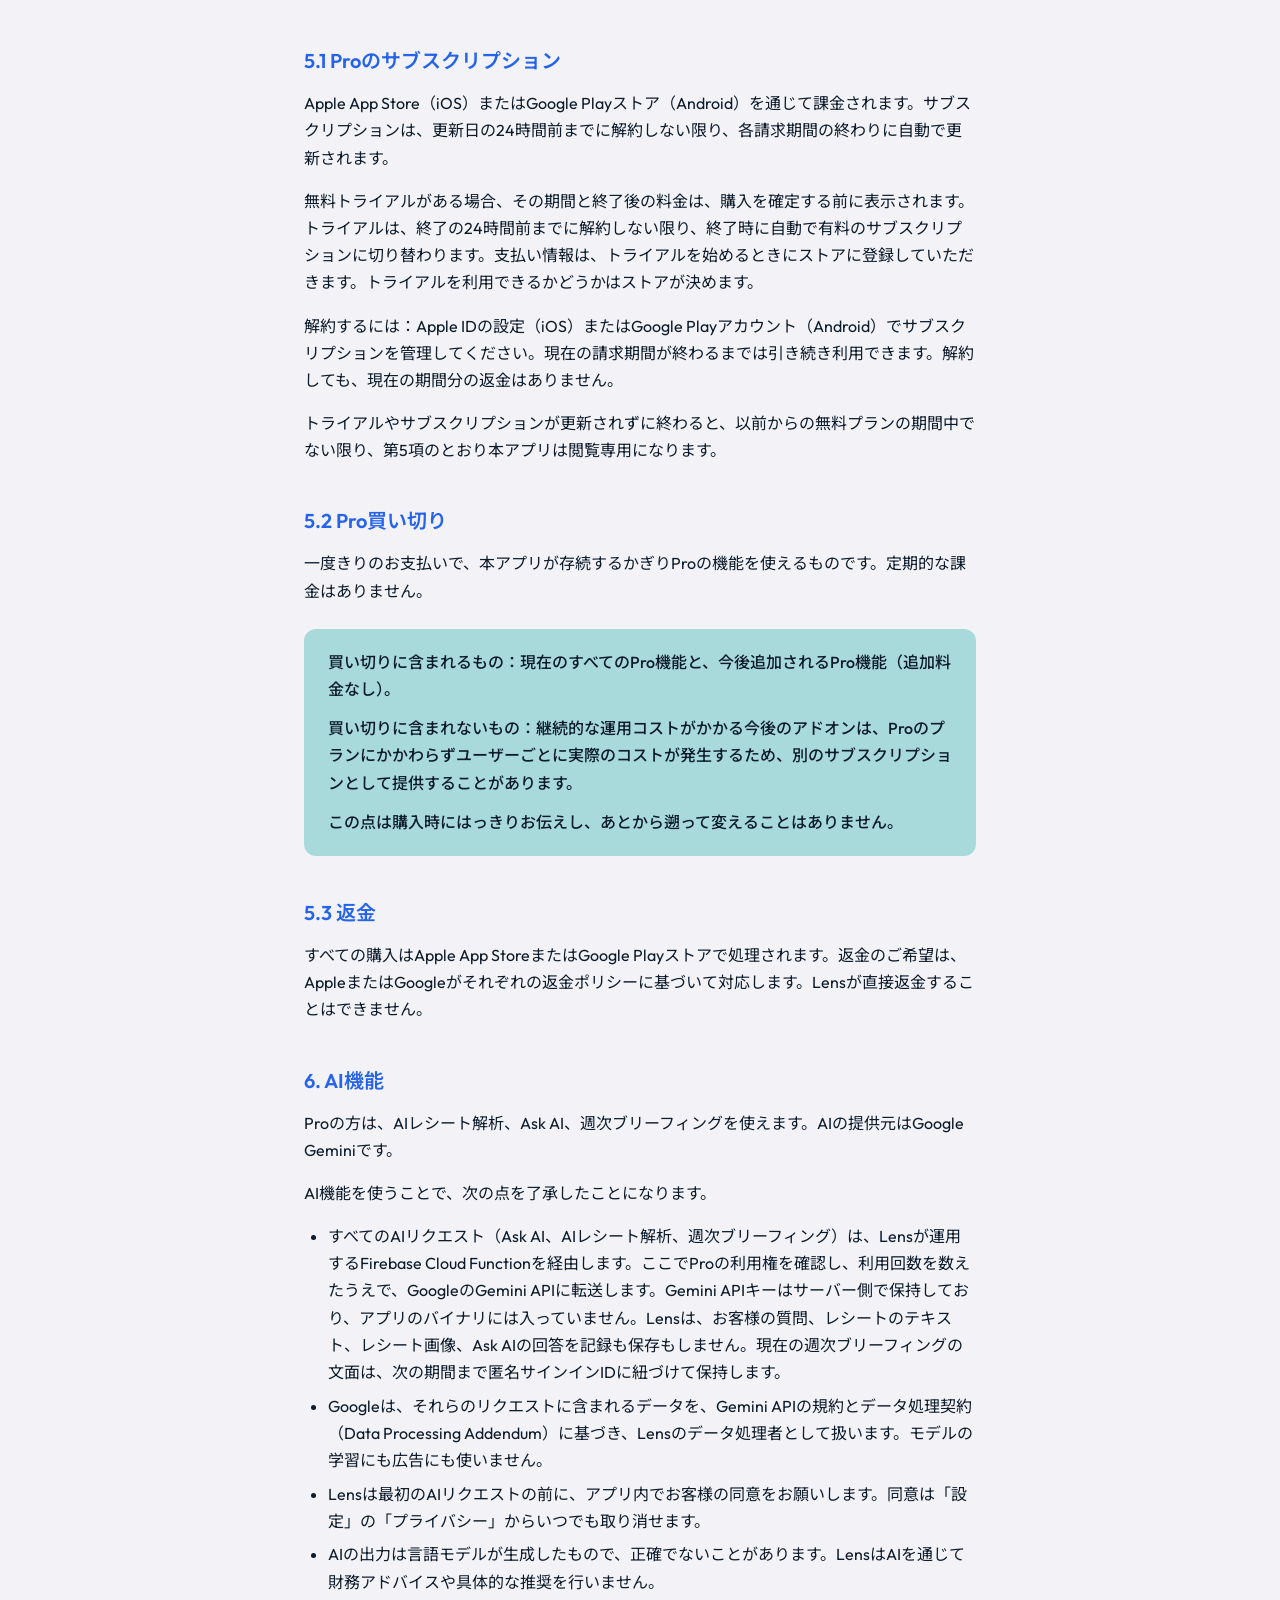
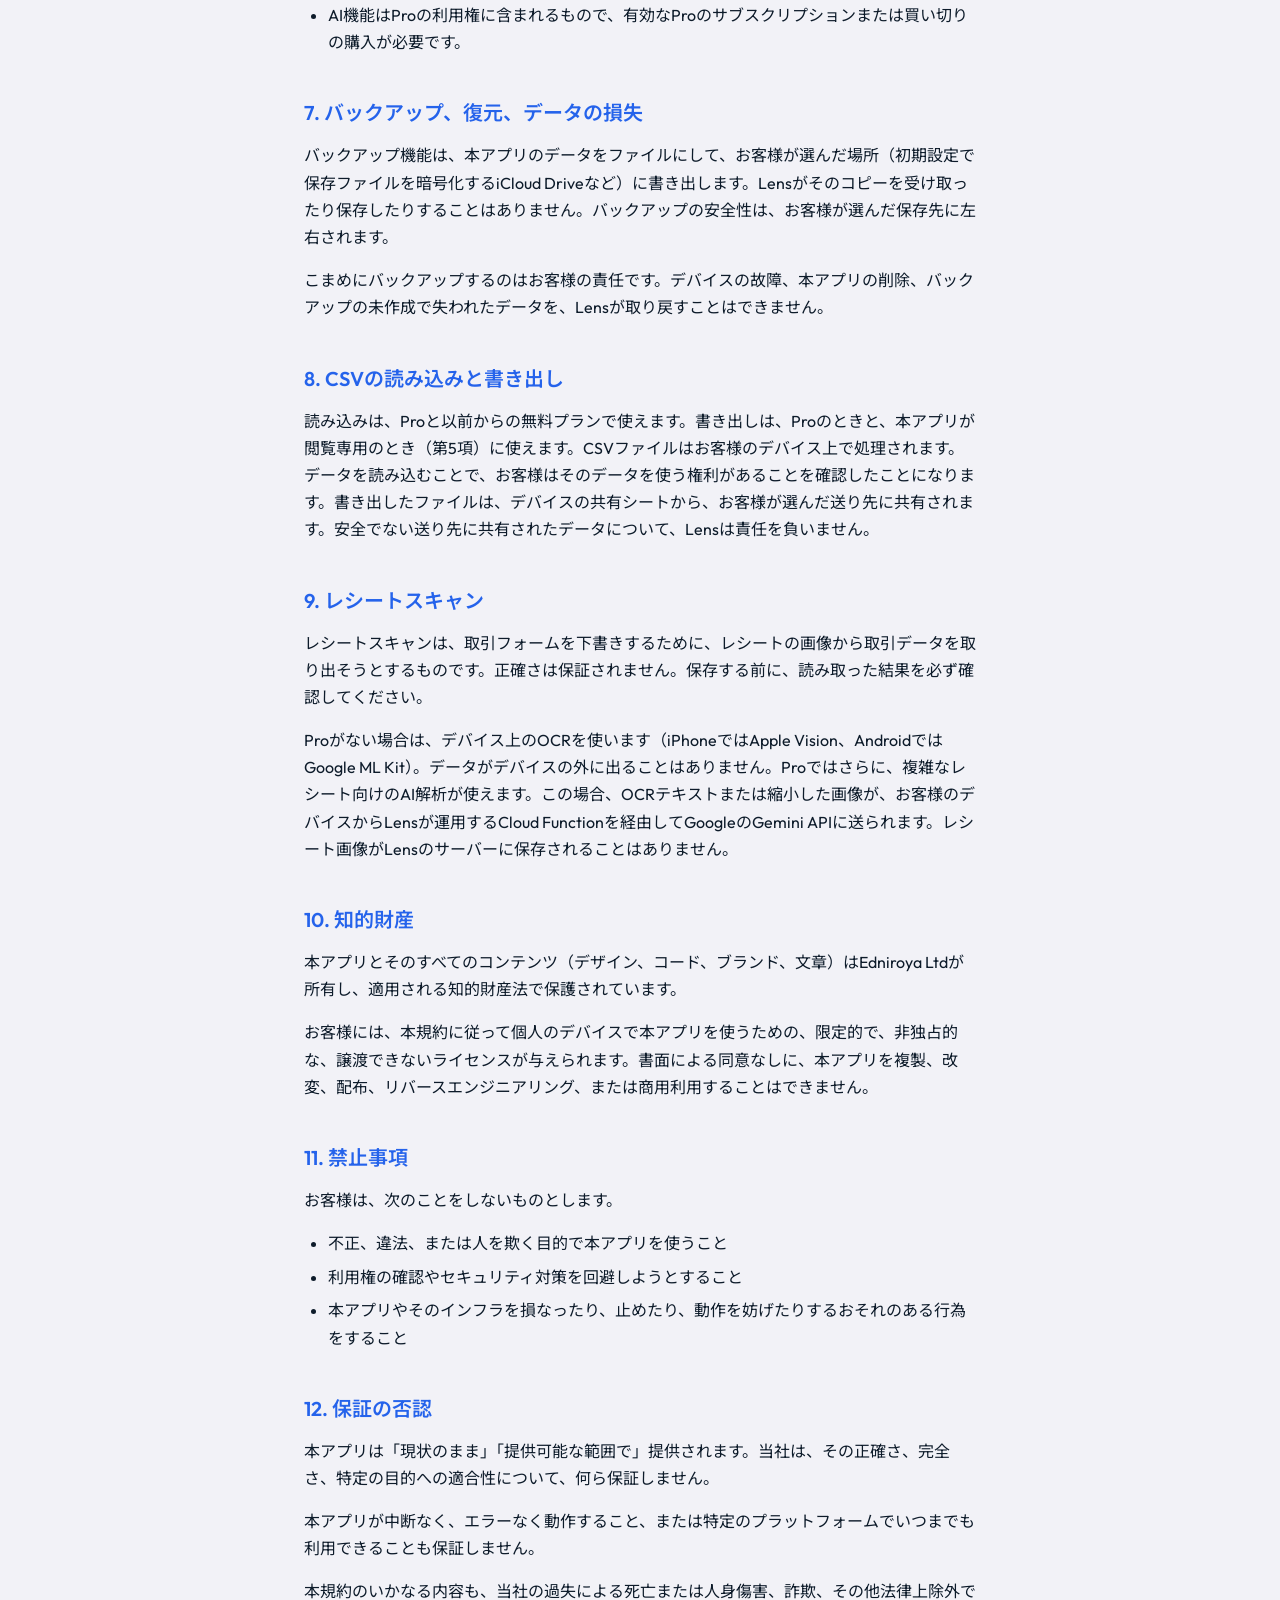
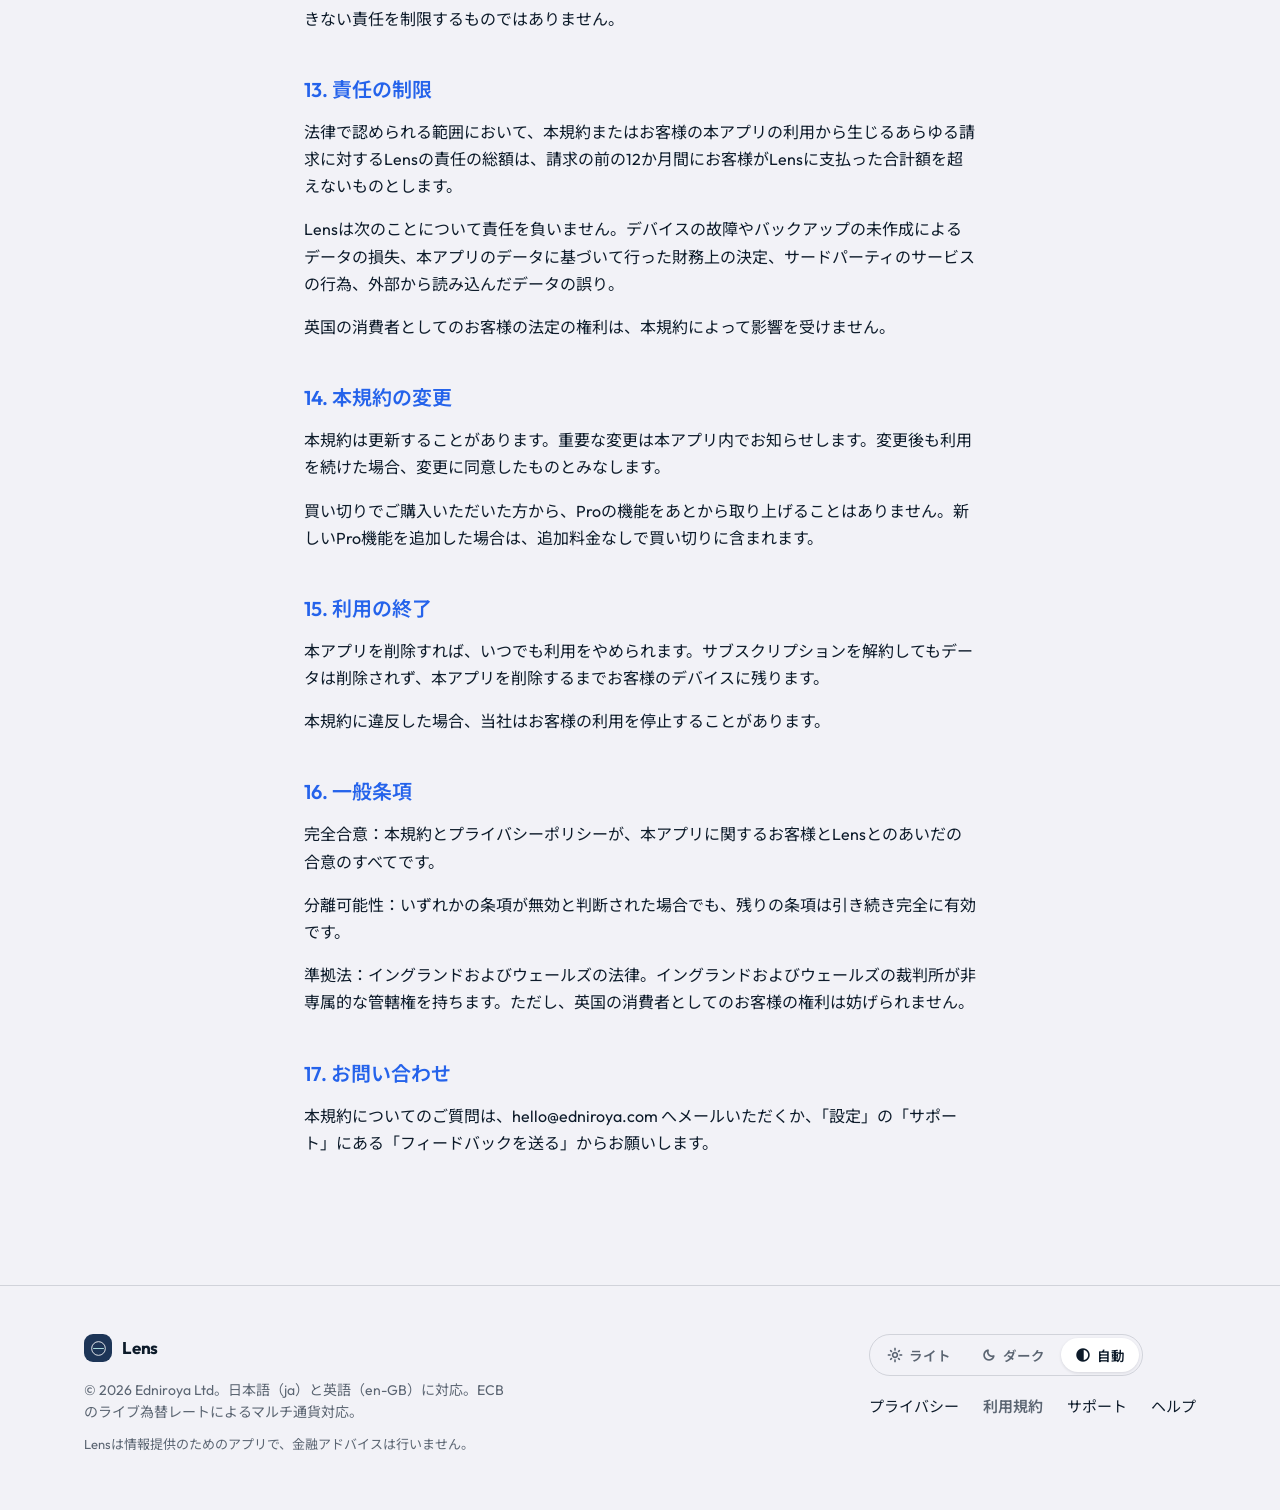
<file: ja/terms.html>
<!DOCTYPE html>
<html lang="ja">
<head>
<meta charset="UTF-8">
<meta name="viewport" content="width=device-width, initial-scale=1.0">
<title>利用規約 · Lens Finance</title>
<link rel="preconnect" href="https://fonts.googleapis.com">
<link rel="preconnect" href="https://fonts.gstatic.com" crossorigin>
<link href="https://fonts.googleapis.com/css2?family=Outfit:wght@400;500;600;700&family=Noto+Sans+JP:wght@400;500;600&display=swap" rel="stylesheet">
<style>
  :root {
    --navy: #1D3557;
    --navy-dark: #0D1B2A;
    --mint: #A8DADC;
    --bg: #FAFAFA;
    --text: #1A1A1A;
    --muted: #444444;
    --border: #E5E5EA;
  }
  * { box-sizing: border-box; }
  body {
    margin: 0;
    font-family: 'Outfit', 'Noto Sans JP', -apple-system, BlinkMacSystemFont, system-ui, sans-serif;
    background: var(--bg);
    color: var(--text);
    line-height: 1.7;
    -webkit-font-smoothing: antialiased;
  }
  .container {
    max-width: 720px;
    margin: 0 auto;
    padding: 3rem 1.5rem 4rem;
  }
  header {
    border-bottom: 1px solid var(--border);
    padding-bottom: 1.5rem;
    margin-bottom: 2rem;
  }
  .brand {
    font-size: 14px;
    color: var(--muted);
    letter-spacing: 0.05em;
    text-transform: uppercase;
    margin: 0 0 0.5rem;
  }
  h1 {
    font-size: 32px;
    font-weight: 600;
    color: var(--navy);
    margin: 0 0 0.5rem;
    line-height: 1.3;
  }
  .meta {
    font-size: 14px;
    color: var(--muted);
    margin: 0;
  }
  h2 {
    font-size: 20px;
    font-weight: 600;
    color: var(--navy);
    margin: 2.5rem 0 0.75rem;
  }
  p {
    margin: 0 0 1rem;
    color: var(--text);
  }
  .highlight {
    background: var(--mint);
    color: var(--navy-dark);
    padding: 1.25rem 1.5rem;
    border-radius: 12px;
    margin: 1.5rem 0 2rem;
    font-weight: 500;
  }
  .highlight p { margin: 0 0 0.75rem; color: var(--navy-dark); }
  .highlight p:last-child { margin: 0; }
  ul {
    padding-left: 1.5rem;
    margin: 0 0 1rem;
  }
  li {
    margin-bottom: 0.4rem;
  }
  a {
    color: var(--navy);
    text-decoration: underline;
    text-decoration-thickness: 1px;
    text-underline-offset: 2px;
  }
  a:hover { color: var(--navy-dark); }
  .lang-switch {
    text-align: right;
    margin: 0 0 1.5rem;
    font-size: 14px;
    color: var(--muted);
  }
  footer {
    margin-top: 3rem;
    padding-top: 1.5rem;
    border-top: 1px solid var(--border);
    font-size: 14px;
    color: var(--muted);
  }
  :root {
    --lp-bg: #F2F2F7;
    --lp-surface: #FFFFFF;
    --lp-ink: #0D1B2A;
    --lp-body: #3F4A59;
    --lp-muted: #5B6572;
    --lp-hair: rgba(13, 27, 42, 0.14);
    --lp-link: #2563EB;
    --lp-navy: #1D3557;
  }
  @media (prefers-color-scheme: dark) {
    :root:not([data-theme="light"]) {
      --lp-bg: #10101A;
      --lp-surface: #16192A;
      --lp-ink: rgba(255, 255, 255, 0.92);
      --lp-body: #AEB7C8;
      --lp-muted: #8B96B0;
      --lp-hair: rgba(255, 255, 255, 0.14);
      --lp-link: #60A5FA;
    }
  }
  :root[data-theme="dark"] {
    --lp-bg: #10101A;
    --lp-surface: #16192A;
    --lp-ink: rgba(255, 255, 255, 0.92);
    --lp-body: #AEB7C8;
    --lp-muted: #8B96B0;
    --lp-hair: rgba(255, 255, 255, 0.14);
    --lp-link: #60A5FA;
  }
  /* The generators style bare `header` and `footer` for the old chrome.
     Those rules still apply to these elements, so they are overridden here
     with element+class specificity rather than edited out of two files. */
  header.lp-head {
    padding-bottom: 0;
    margin-bottom: 0;
    border-bottom: 1px solid var(--lp-hair);
  }
  footer.lp-foot {
    padding-top: 0;
    border-top: 1px solid var(--lp-hair);
    font-size: inherit;
    color: var(--lp-ink);
  }
  .lp-head {
    position: sticky;
    top: 0;
    z-index: 50;
    background: var(--lp-bg);
    border-bottom: 1px solid var(--lp-hair);
  }
  .lp-head-inner {
    max-width: 1160px;
    margin: 0 auto;
    padding: 14px 24px;
    display: flex;
    align-items: center;
    gap: clamp(12px, 1.6vw, 24px);
    min-width: 0;
  }
  .lp-brand {
    display: flex;
    align-items: center;
    gap: 10px;
    text-decoration: none;
    color: var(--lp-ink);
    flex: 0 0 auto;
  }
  .lp-mark {
    display: inline-flex;
    width: 38px;
    height: 38px;
    border-radius: 12px;
    background: var(--lp-navy);
    align-items: center;
    justify-content: center;
  }
  .lp-mark-sm {
    width: 28px;
    height: 28px;
    border-radius: 9px;
  }
  .lp-word {
    font-weight: 700;
    font-size: 20.5px;
    letter-spacing: -0.01em;
  }
  .lp-word-sm {
    font-size: 17px;
  }
  .lp-nav {
    display: flex;
    gap: clamp(8px, 1.2vw, 18px);
    margin-left: auto;
    align-items: center;
    min-width: 0;
    overflow-x: auto;
    scrollbar-width: none;
  }
  .lp-nav::-webkit-scrollbar { display: none; }
  .lp-nav-link {
    color: var(--lp-ink);
    text-decoration: none;
    font-size: 15px;
    white-space: nowrap;
    flex: 0 0 auto;
    padding: 6px 12px;
    border-radius: 999px;
    transition: color 250ms, background 250ms;
  }
  .lp-nav-link:hover,
  .lp-nav-link:focus-visible {
    background: var(--lp-surface);
  }
  .lp-pill {
    background: var(--lp-navy);
    color: #FFFFFF;
  }
  .lp-pill:hover,
  .lp-pill:focus-visible {
    background: var(--lp-navy);
    color: #FFFFFF;
  }
  .lp-lang { color: var(--lp-muted); }
  .lp-cta {
    background: var(--lp-navy);
    color: #FFFFFF;
    text-decoration: none;
    font-size: 15px;
    font-weight: 700;
    white-space: nowrap;
    flex: 0 0 auto;
    padding: 10px 18px;
    border-radius: 999px;
  }
  .lp-page-head {
    border-bottom: 1px solid var(--lp-hair);
    padding-bottom: 1.5rem;
    margin-bottom: 2rem;
  }
  .lp-foot {
    border-top: 1px solid var(--lp-hair);
    margin-top: 3rem;
  }
  .lp-foot-inner {
    max-width: 1160px;
    margin: 0 auto;
    padding: 48px 24px 56px;
    display: flex;
    flex-wrap: wrap;
    gap: 28px 48px;
    align-items: flex-start;
    justify-content: space-between;
  }
  .lp-foot-brand { max-width: 420px; }
  .lp-foot-blurb {
    margin: 16px 0 0;
    font-size: 14px;
    line-height: 1.6;
    color: var(--lp-muted);
  }
  .lp-foot-note {
    margin: 10px 0 0;
    font-size: 13px;
    line-height: 1.6;
    color: var(--lp-muted);
  }
  .lp-foot-side {
    display: flex;
    flex-direction: column;
    gap: 18px;
    align-items: flex-start;
  }
  .lp-theme {
    display: inline-flex;
    gap: 2px;
    padding: 3px;
    border-radius: 999px;
    border: 1px solid var(--lp-hair);
  }
  .lp-theme-btn {
    display: inline-flex;
    align-items: center;
    gap: 6px;
    padding: 7px 14px;
    border-radius: 999px;
    border: none;
    cursor: pointer;
    font-family: inherit;
    font-size: 13.5px;
    font-weight: 600;
    color: var(--lp-muted);
    background: transparent;
    transition: background 250ms, color 250ms;
  }
  .lp-theme-btn[aria-pressed="true"] {
    color: var(--lp-ink);
    background: var(--lp-surface);
    box-shadow: 0 1px 3px rgba(13, 27, 42, 0.12);
  }
  .lp-ico {
    font-family: "Material Symbols Rounded";
    font-size: 16px;
    line-height: 1;
  }
  .lp-foot-nav {
    display: flex;
    gap: 24px;
    flex-wrap: wrap;
    font-size: 15px;
  }
  .lp-foot-nav a {
    color: var(--lp-ink);
    text-decoration: none;
  }
  .lp-foot-nav a:hover,
  .lp-foot-nav a:focus-visible { text-decoration: underline; }
  .lp-foot-nav [aria-current="page"] {
    color: var(--lp-muted);
    font-weight: 600;
  }
  .lp-head-inner,
  .lp-foot-inner { box-sizing: border-box; }
  /* The landing page's nav scrolls sideways on a narrow screen rather
     than dropping links, so this does the same. Hiding them made the
     header on a phone look nothing like the landing's, which is the
     opposite of the point. */
  @media (max-width: 860px) {
    .lp-head-inner { gap: 10px; }
    .lp-nav { gap: 6px; }
    .lp-nav-link { padding: 6px 9px; }
  }

  /* The content tokens, redefined from the landing's, so the body themes
     with the chrome instead of staying white under a dark header. */
  :root {
    --bg: var(--lp-bg);
    --text: var(--lp-ink);
    --muted: var(--lp-muted);
    --border: var(--lp-hair);
    --navy: var(--lp-link);
  }
  body { background: var(--lp-bg); color: var(--lp-ink); }
  .container { max-width: 720px; }
</style>
<link rel="stylesheet" href="https://fonts.googleapis.com/css2?family=Material+Symbols+Rounded:opsz,wght,FILL,GRAD@20..48,400,0,0&display=swap">
<script>
  // Applied before first paint so a dark reader never sees a white flash.
  (function () {
    try {
      var t = localStorage.getItem('lens-lp-theme');
      if (t === 'light' || t === 'dark') {
        document.documentElement.setAttribute('data-theme', t);
      }
    } catch (e) {}
  })();
</script>
</head>
<body>
  <header class="lp-head">
    <div class="lp-head-inner">
      <a class="lp-brand" href="index.html" aria-label="Lensのホーム">
        <span class="lp-mark"><img src="/assets/logo.svg" alt="" width="27" height="27"></span>
        <span class="lp-word">Lens</span>
      </a>
      <nav class="lp-nav" aria-label="セクション">
        <a class="lp-nav-link" href="index.html#the-number">今日の数字</a>
        <a class="lp-nav-link" href="index.html#how-it-works">使い方</a>
        <a class="lp-nav-link" href="index.html#siri">Siri</a>
        <a class="lp-nav-link" href="index.html#bank-sync">銀行同期</a>
        <a class="lp-nav-link" href="index.html#insights">ランウェイ</a>
        <a class="lp-nav-link" href="index.html#features">機能</a>
        <a class="lp-nav-link lp-pill" href="index.html#pricing">料金</a>
        <a class="lp-nav-link lp-lang" href="../terms.html">English</a>
        <a class="lp-cta" href="index.html#download">アプリを入手</a>
      </nav>
    </div>
  </header>
<div class="container">
  <div class="lp-page-head">
    <h1>利用規約</h1>
    <p class="meta">最終更新日：2026年9月27日 · バージョン：1.6</p>
  </div>

  <div class="highlight">
    <p>重要：Lens Financeは個人の家計を記録するためのツールです。金融サービスの規制を受けた事業者ではなく、財務アドバイス、投資アドバイス、その他いかなる形の規制対象となる財務指導も行いません。本アプリのどの内容も、財務アドバイスとして頼るべきものではありません。</p>
    <p>大きな財務上の決断をする前には、必ず資格のあるファイナンシャルアドバイザーに相談してください。</p>
  </div>
  <h2>1. 本規約への同意</h2>
  <p>Lens Financeアプリ（以下「本アプリ」）をダウンロード、インストール、または利用した時点で、本利用規約（以下「本規約」）に同意したことになります。同意できない場合は、本アプリを利用しないでください。</p>
  <p>本規約は、お客様と、イングランドおよびウェールズで登録されたEdniroya Ltd（会社番号 09367944。以下「Lens」または「当社」）とのあいだの、法的拘束力のある契約です。</p>
  <p>本規約は、イングランドおよびウェールズの法律に準拠します。</p>
  <h2>2. 利用できる方</h2>
  <p>Lens Financeを利用するには13歳以上である必要があります。18歳未満の方は、親権者または法定後見人の許可を得ているものとします。</p>
  <p>Lensにアカウントは必要ありません。Lensがユーザー名やパスワードを保存することもありません。お客様のデータは、お客様のデバイスの中にあります。</p>
  <h2>3. Lens Financeでできること</h2>
  <p>Lensは個人の家計を記録するためのツールです。次のことができます。</p>
  <ul>
    <li>取引を手動で記録し、カテゴリ分けする</li>
    <li>口座（普通口座、貯蓄、NISA（英国ではISA）、年金、投資など）を管理する</li>
    <li>財務目標を設定し、進み具合を見る</li>
    <li>定期的な請求と収入を管理する</li>
    <li>入力した内容に基づく日次予算を見る</li>
    <li>今月のレポート（現在の純資産の合計を含む）を無料で見る。「先月」と「年初来」、およびその中の収入と純資産の欄はPro</li>
    <li>Lens独自の形式のCSVファイルから取引を読み込む。書き出しはProまたは閲覧専用のとき</li>
    <li>レシートをスキャンして取引の内容を下書きする（Proなしではデバイス上のOCR、ProはAIによる解析）</li>
    <li>Ask AIでお金について質問する（Pro）</li>
    <li>毎週、そして月末に、自分の数字についての短いブリーフィングを読む（Pro）</li>
    <li>Apple WalletがすでにiPhone上に保持している銀行の取引と残高を取り込む（銀行同期、Pro、iPhoneのみ）</li>
  </ul>
  <div class="highlight">
    <p>財務アドバイスではありません：本アプリは、お客様自身が入力したデータと、お客様が明示的につないだデータ（Apple Walletで許可した銀行取引と、オンにしたライブの市場価格）をもとに動きます。Lensがお客様に代わって行動したり、取引を行ったり、お客様がつないでいない財務データを探しに行ったりすることはありません。数字、要約、見通しは、お客様個人の参考のためだけのものです。規制対象の財務アドバイスではありません。LensはFCA（英国金融行為規制機構）の認可を受けていません。</p>
  </div>
  <h2>4. お客様のデータ</h2>
  <p>お客様の財務データはお客様のものです。Lensはそれをお客様のデバイス上にだけ保存し、データに対していかなる権利も主張しません。</p>
  <p>次のことはお客様の責任です。</p>
  <ul>
    <li>入力したデータの正確さ</li>
    <li>ご自身でバックアップを作り、更新し続けること（設定 &gt; プライバシー &gt; データとバックアップ）</li>
    <li>デバイスとバックアップファイルを安全に保つこと</li>
    <li>デバイスの故障、本アプリの削除、バックアップの未作成によるデータの損失</li>
  </ul>
  <div class="highlight">
    <p>Lensはお客様のデータをサーバー側に持っていません。バックアップせずに本アプリを削除すると、財務データは戻せません。こまめにバックアップしてください。</p>
  </div>
  <h2>5. サブスクリプションと料金</h2>
  <p>無料トライアル：はじめての方は、Pro月額とPro年額を無料で試せます。トライアルはApp StoreまたはGoogle Playを通じて提供され、その期間と終了後の料金は、購入を確定する前に表示されます（5.1をご覧ください）。買い切りにトライアルはありません。</p>
  <p>Pro月額：目標、口座、カテゴリ予算が無制限、カスタムカテゴリ、「先月」と「年初来」のレポート（その中の収入と純資産の欄を含む）、「変わったこと」の全リストと月のストーリーの全編、インサイトのフィード全体、CSV書き出し、iPhoneでの銀行同期、週次ブリーフィング、そしてAI（レシート解析とAsk AI、月100回まで、1日20回まで）。</p>
  <p>Pro年額：Pro月額と同じ内容を、年に一度まとめてお支払いいただくもので、月払いより割安です。</p>
  <p>Pro買い切り：一度きりのお支払いです。Proと同じ内容を、ずっと使えます。継続的な運用コストがかかる今後のアドオンは含まれません。</p>
  <p>Proがない場合：有効なトライアル、サブスクリプション、買い切りのいずれもない場合、本アプリは閲覧専用になります。アプリを開き、入力した内容をすべて見て、バックアップやCSVファイルとして書き出し、データを削除することはできますが、予算や定期項目もふくめて追加や編集はできません。銀行同期は、登録するまで停止します。トライアルやサブスクリプションが終わったことを理由に、データが削除されたりしまい込まれたりすることはありません。</p>
  <p>以前からの無料プラン：無料トライアルが導入される前から本アプリを使っていた方は、全員共通の終了日である2027年4月30日まで、以前からの無料プランを使えます。終了日は本アプリの設定画面に表示し、その前の30日間にもお知らせします。無料プランには、目標3件、口座3件、定期的な請求は無制限、日次予算、手動での取引入力、CSVの読み込み、今月のレポート（現在の純資産の合計を含む）、1日1件のインサイト、標準のカテゴリ、そして最大5つのカテゴリへの予算設定が含まれます。このプランの途中でトライアルやサブスクリプションが終わった場合、上限を超えたぶんは削除されずロックされ、登録すればまた使えるようになります。終了日を過ぎると、上の「Proがない場合」が適用されます。</p>
  <p>料金はストアごと、国ごとに決まり、変わることがあります。お客様に適用される料金は、購入前に本アプリ内とストアの製品ページに、お客様の通貨で表示されます。本規約が料金を定めることはありません。</p>
  <h2>5.1 Proのサブスクリプション</h2>
  <p>Apple App Store（iOS）またはGoogle Playストア（Android）を通じて課金されます。サブスクリプションは、更新日の24時間前までに解約しない限り、各請求期間の終わりに自動で更新されます。</p>
  <p>無料トライアルがある場合、その期間と終了後の料金は、購入を確定する前に表示されます。トライアルは、終了の24時間前までに解約しない限り、終了時に自動で有料のサブスクリプションに切り替わります。支払い情報は、トライアルを始めるときにストアに登録していただきます。トライアルを利用できるかどうかはストアが決めます。</p>
  <p>解約するには：Apple IDの設定（iOS）またはGoogle Playアカウント（Android）でサブスクリプションを管理してください。現在の請求期間が終わるまでは引き続き利用できます。解約しても、現在の期間分の返金はありません。</p>
  <p>トライアルやサブスクリプションが更新されずに終わると、以前からの無料プランの期間中でない限り、第5項のとおり本アプリは閲覧専用になります。</p>
  <h2>5.2 Pro買い切り</h2>
  <p>一度きりのお支払いで、本アプリが存続するかぎりProの機能を使えるものです。定期的な課金はありません。</p>
  <div class="highlight">
    <p>買い切りに含まれるもの：現在のすべてのPro機能と、今後追加されるPro機能（追加料金なし）。</p>
    <p>買い切りに含まれないもの：継続的な運用コストがかかる今後のアドオンは、Proのプランにかかわらずユーザーごとに実際のコストが発生するため、別のサブスクリプションとして提供することがあります。</p>
    <p>この点は購入時にはっきりお伝えし、あとから遡って変えることはありません。</p>
  </div>
  <h2>5.3 返金</h2>
  <p>すべての購入はApple App StoreまたはGoogle Playストアで処理されます。返金のご希望は、AppleまたはGoogleがそれぞれの返金ポリシーに基づいて対応します。Lensが直接返金することはできません。</p>
  <h2>6. AI機能</h2>
  <p>Proの方は、AIレシート解析、Ask AI、週次ブリーフィングを使えます。AIの提供元はGoogle Geminiです。</p>
  <p>AI機能を使うことで、次の点を了承したことになります。</p>
  <ul>
    <li>すべてのAIリクエスト（Ask AI、AIレシート解析、週次ブリーフィング）は、Lensが運用するFirebase Cloud Functionを経由します。ここでProの利用権を確認し、利用回数を数えたうえで、GoogleのGemini APIに転送します。Gemini APIキーはサーバー側で保持しており、アプリのバイナリには入っていません。Lensは、お客様の質問、レシートのテキスト、レシート画像、Ask AIの回答を記録も保存もしません。現在の週次ブリーフィングの文面は、次の期間まで匿名サインインIDに紐づけて保持します。</li>
    <li>Googleは、それらのリクエストに含まれるデータを、Gemini APIの規約とデータ処理契約（Data Processing Addendum）に基づき、Lensのデータ処理者として扱います。モデルの学習にも広告にも使いません。</li>
    <li>Lensは最初のAIリクエストの前に、アプリ内でお客様の同意をお願いします。同意は「設定」の「プライバシー」からいつでも取り消せます。</li>
    <li>AIの出力は言語モデルが生成したもので、正確でないことがあります。LensはAIを通じて財務アドバイスや具体的な推奨を行いません。</li>
    <li>AI機能はProの利用権に含まれるもので、有効なProのサブスクリプションまたは買い切りの購入が必要です。</li>
  </ul>
  <h2>7. バックアップ、復元、データの損失</h2>
  <p>バックアップ機能は、本アプリのデータをファイルにして、お客様が選んだ場所（初期設定で保存ファイルを暗号化するiCloud Driveなど）に書き出します。Lensがそのコピーを受け取ったり保存したりすることはありません。バックアップの安全性は、お客様が選んだ保存先に左右されます。</p>
  <p>こまめにバックアップするのはお客様の責任です。デバイスの故障、本アプリの削除、バックアップの未作成で失われたデータを、Lensが取り戻すことはできません。</p>
  <h2>8. CSVの読み込みと書き出し</h2>
  <p>読み込みは、Proと以前からの無料プランで使えます。書き出しは、Proのときと、本アプリが閲覧専用のとき（第5項）に使えます。CSVファイルはお客様のデバイス上で処理されます。データを読み込むことで、お客様はそのデータを使う権利があることを確認したことになります。書き出したファイルは、デバイスの共有シートから、お客様が選んだ送り先に共有されます。安全でない送り先に共有されたデータについて、Lensは責任を負いません。</p>
  <h2>9. レシートスキャン</h2>
  <p>レシートスキャンは、取引フォームを下書きするために、レシートの画像から取引データを取り出そうとするものです。正確さは保証されません。保存する前に、読み取った結果を必ず確認してください。</p>
  <p>Proがない場合は、デバイス上のOCRを使います（iPhoneではApple Vision、AndroidではGoogle ML Kit）。データがデバイスの外に出ることはありません。Proではさらに、複雑なレシート向けのAI解析が使えます。この場合、OCRテキストまたは縮小した画像が、お客様のデバイスからLensが運用するCloud Functionを経由してGoogleのGemini APIに送られます。レシート画像がLensのサーバーに保存されることはありません。</p>
  <h2>10. 知的財産</h2>
  <p>本アプリとそのすべてのコンテンツ（デザイン、コード、ブランド、文章）はEdniroya Ltdが所有し、適用される知的財産法で保護されています。</p>
  <p>お客様には、本規約に従って個人のデバイスで本アプリを使うための、限定的で、非独占的な、譲渡できないライセンスが与えられます。書面による同意なしに、本アプリを複製、改変、配布、リバースエンジニアリング、または商用利用することはできません。</p>
  <h2>11. 禁止事項</h2>
  <p>お客様は、次のことをしないものとします。</p>
  <ul>
    <li>不正、違法、または人を欺く目的で本アプリを使うこと</li>
    <li>利用権の確認やセキュリティ対策を回避しようとすること</li>
    <li>本アプリやそのインフラを損なったり、止めたり、動作を妨げたりするおそれのある行為をすること</li>
  </ul>
  <h2>12. 保証の否認</h2>
  <p>本アプリは「現状のまま」「提供可能な範囲で」提供されます。当社は、その正確さ、完全さ、特定の目的への適合性について、何ら保証しません。</p>
  <p>本アプリが中断なく、エラーなく動作すること、または特定のプラットフォームでいつまでも利用できることも保証しません。</p>
  <p>本規約のいかなる内容も、当社の過失による死亡または人身傷害、詐欺、その他法律上除外できない責任を制限するものではありません。</p>
  <h2>13. 責任の制限</h2>
  <p>法律で認められる範囲において、本規約またはお客様の本アプリの利用から生じるあらゆる請求に対するLensの責任の総額は、請求の前の12か月間にお客様がLensに支払った合計額を超えないものとします。</p>
  <p>Lensは次のことについて責任を負いません。デバイスの故障やバックアップの未作成によるデータの損失、本アプリのデータに基づいて行った財務上の決定、サードパーティのサービスの行為、外部から読み込んだデータの誤り。</p>
  <p>英国の消費者としてのお客様の法定の権利は、本規約によって影響を受けません。</p>
  <h2>14. 本規約の変更</h2>
  <p>本規約は更新することがあります。重要な変更は本アプリ内でお知らせします。変更後も利用を続けた場合、変更に同意したものとみなします。</p>
  <p>買い切りでご購入いただいた方から、Proの機能をあとから取り上げることはありません。新しいPro機能を追加した場合は、追加料金なしで買い切りに含まれます。</p>
  <h2>15. 利用の終了</h2>
  <p>本アプリを削除すれば、いつでも利用をやめられます。サブスクリプションを解約してもデータは削除されず、本アプリを削除するまでお客様のデバイスに残ります。</p>
  <p>本規約に違反した場合、当社はお客様の利用を停止することがあります。</p>
  <h2>16. 一般条項</h2>
  <p>完全合意：本規約とプライバシーポリシーが、本アプリに関するお客様とLensとのあいだの合意のすべてです。</p>
  <p>分離可能性：いずれかの条項が無効と判断された場合でも、残りの条項は引き続き完全に有効です。</p>
  <p>準拠法：イングランドおよびウェールズの法律。イングランドおよびウェールズの裁判所が非専属的な管轄権を持ちます。ただし、英国の消費者としてのお客様の権利は妨げられません。</p>
  <h2>17. お問い合わせ</h2>
  <p>本規約についてのご質問は、hello@edniroya.com へメールいただくか、「設定」の「サポート」にある「フィードバックを送る」からお願いします。</p>

</div>
  <footer class="lp-foot">
    <div class="lp-foot-inner">
      <div class="lp-foot-brand">
        <a class="lp-brand" href="index.html">
          <span class="lp-mark lp-mark-sm"><img src="/assets/logo.svg" alt="" width="19" height="19"></span>
          <span class="lp-word lp-word-sm">Lens</span>
        </a>
        <p class="lp-foot-blurb">© 2026 Edniroya Ltd。日本語（ja）と英語（en-GB）に対応。ECBのライブ為替レートによるマルチ通貨対応。</p>
        <p class="lp-foot-note">Lensは情報提供のためのアプリで、金融アドバイスは行いません。</p>
      </div>
      <div class="lp-foot-side">
        <div class="lp-theme" role="group" aria-label="表示"><button type="button" class="lp-theme-btn" data-theme-choice="light" aria-pressed="false"><span class="lp-ico" aria-hidden="true">light_mode</span>ライト</button><button type="button" class="lp-theme-btn" data-theme-choice="dark" aria-pressed="false"><span class="lp-ico" aria-hidden="true">dark_mode</span>ダーク</button><button type="button" class="lp-theme-btn" data-theme-choice="auto" aria-pressed="false"><span class="lp-ico" aria-hidden="true">contrast</span>自動</button></div>
        <nav class="lp-foot-nav" aria-label="規約とサポート">
        <a href="privacy.html">プライバシー</a>
        <span aria-current="page">利用規約</span>
        <a href="support.html">サポート</a>
        <a href="help.html">ヘルプ</a>
        </nav>
      </div>
    </div>
  </footer>
  <script>
    (function () {
      var root = document.documentElement;
      var btns = Array.prototype.slice.call(
        document.querySelectorAll('[data-theme-choice]'));
      function current() {
        try { return localStorage.getItem('lens-lp-theme') || 'auto'; }
        catch (e) { return 'auto'; }
      }
      function paint(mode) {
        if (mode === 'auto') root.removeAttribute('data-theme');
        else root.setAttribute('data-theme', mode);
        btns.forEach(function (b) {
          b.setAttribute('aria-pressed',
            String(b.getAttribute('data-theme-choice') === mode));
        });
      }
      btns.forEach(function (b) {
        b.addEventListener('click', function () {
          var mode = b.getAttribute('data-theme-choice');
          try { localStorage.setItem('lens-lp-theme', mode); } catch (e) {}
          paint(mode);
        });
      });
      paint(current());
    })();
  </script>
</body>
</html>
</file>
